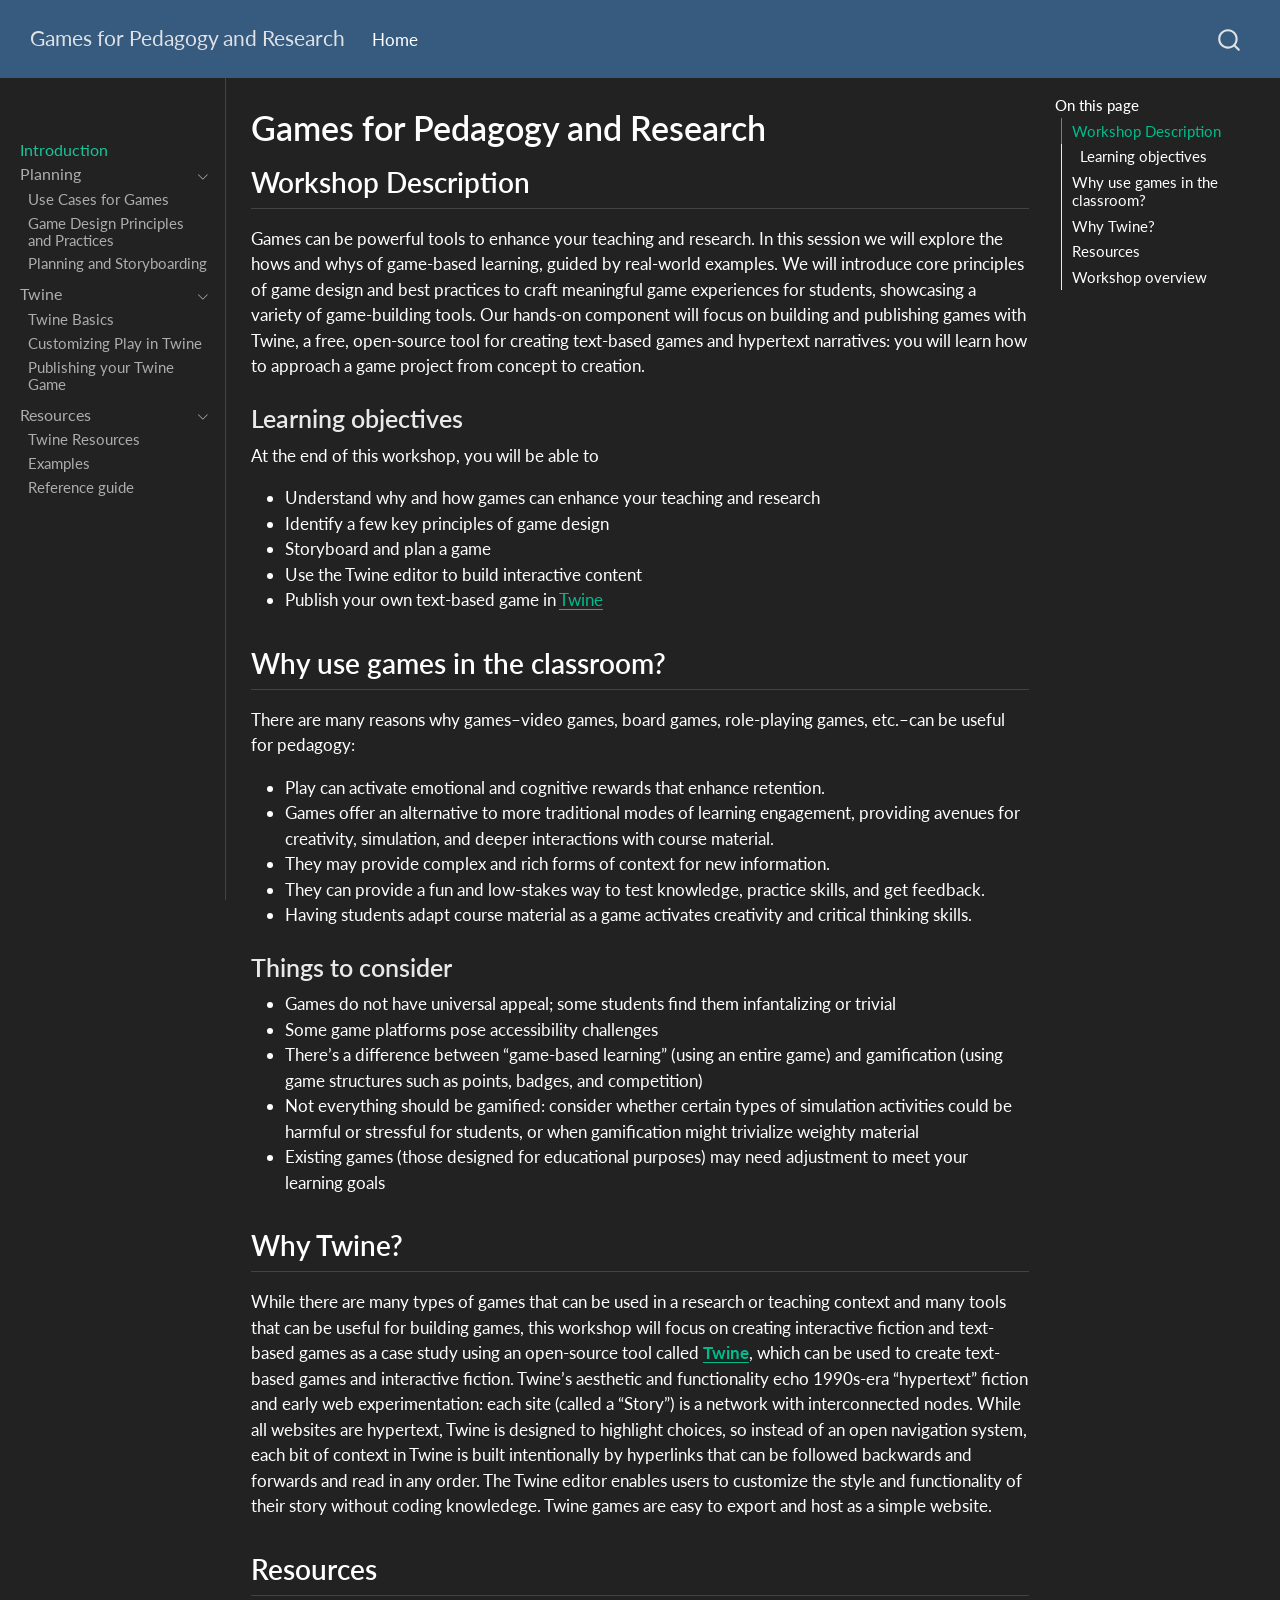
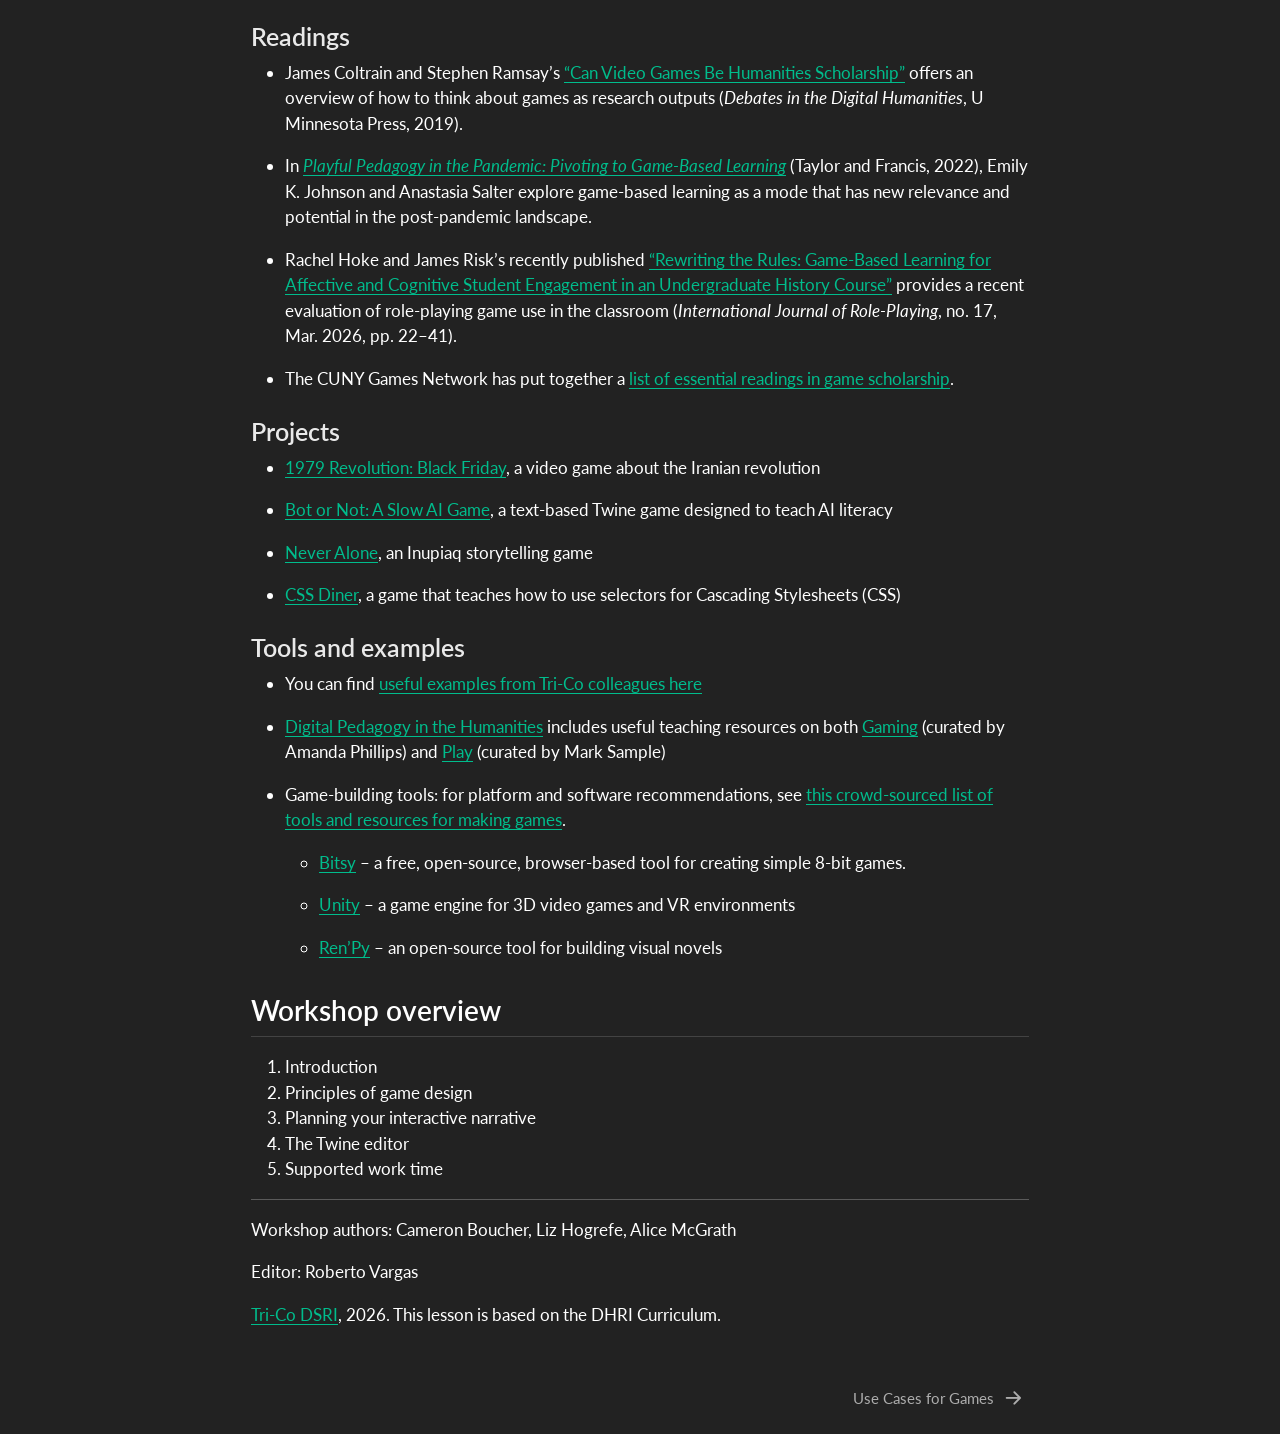
<file: index.html>
<!DOCTYPE html>
<html xmlns="http://www.w3.org/1999/xhtml" lang="en" xml:lang="en"><head>

<meta charset="utf-8">
<meta name="generator" content="quarto-1.9.37">

<meta name="viewport" content="width=device-width, initial-scale=1.0, user-scalable=yes">


<title>Games for Pedagogy and Research</title>
<style>
/* Default styles provided by pandoc.
** See https://pandoc.org/MANUAL.html#variables-for-html for config info.
*/
code{white-space: pre-wrap;}
span.smallcaps{font-variant: small-caps;}
div.columns{display: flex; gap: min(4vw, 1.5em);}
div.column{flex: auto; overflow-x: auto;}
div.hanging-indent{margin-left: 1.5em; text-indent: -1.5em;}
ul.task-list{list-style: none;}
ul.task-list li input[type="checkbox"] {
  width: 0.8em;
  margin: 0 0.8em 0.2em -1em; /* quarto-specific, see https://github.com/quarto-dev/quarto-cli/issues/4556 */ 
  vertical-align: middle;
}
</style>


<script src="site_libs/quarto-nav/quarto-nav.js"></script>
<script src="site_libs/quarto-nav/headroom.min.js"></script>
<script src="site_libs/clipboard/clipboard.min.js"></script>
<script src="site_libs/quarto-search/autocomplete.umd.js"></script>
<script src="site_libs/quarto-search/fuse.min.js"></script>
<script src="site_libs/quarto-search/quarto-search.js"></script>
<meta name="quarto:offset" content="./">
<link href="./sections/pedagogy.html" rel="next">
<script src="site_libs/quarto-html/quarto.js" type="module"></script>
<script src="site_libs/quarto-html/tabsets/tabsets.js" type="module"></script>
<script src="site_libs/quarto-html/popper.min.js"></script>
<script src="site_libs/quarto-html/tippy.umd.min.js"></script>
<script src="site_libs/quarto-html/anchor.min.js"></script>
<link href="site_libs/quarto-html/tippy.css" rel="stylesheet">
<link href="site_libs/quarto-html/quarto-syntax-highlighting-dark-d0ae9245876894da5ac7e18953ecc5cc.css" rel="stylesheet" id="quarto-text-highlighting-styles">
<script src="site_libs/bootstrap/bootstrap.min.js"></script>
<link href="site_libs/bootstrap/bootstrap-icons.css" rel="stylesheet">
<link href="site_libs/bootstrap/bootstrap-4f5f7c5f3f76352cd1107a7e88bc030f.min.css" rel="stylesheet" append-hash="true" id="quarto-bootstrap" data-mode="dark">
<script id="quarto-search-options" type="application/json">{
  "location": "navbar",
  "copy-button": false,
  "collapse-after": 3,
  "panel-placement": "end",
  "type": "overlay",
  "limit": 50,
  "keyboard-shortcut": [
    "f",
    "/",
    "s"
  ],
  "show-item-context": false,
  "language": {
    "search-no-results-text": "No results",
    "search-matching-documents-text": "matching documents",
    "search-copy-link-title": "Copy link to search",
    "search-hide-matches-text": "Hide additional matches",
    "search-more-match-text": "more match in this document",
    "search-more-matches-text": "more matches in this document",
    "search-clear-button-title": "Clear",
    "search-text-placeholder": "",
    "search-detached-cancel-button-title": "Cancel",
    "search-submit-button-title": "Submit",
    "search-label": "Search"
  }
}</script>


<link rel="stylesheet" href="styles.css">
</head>

<body class="nav-sidebar docked nav-fixed quarto-light">

<div id="quarto-search-results"></div>
  <header id="quarto-header" class="headroom fixed-top">
    <nav class="navbar navbar-expand-lg " data-bs-theme="dark">
      <div class="navbar-container container-fluid">
      <div class="navbar-brand-container mx-auto">
    <a class="navbar-brand" href="./index.html">
    <span class="navbar-title">Games for Pedagogy and Research</span>
    </a>
  </div>
            <div id="quarto-search" class="" title="Search"></div>
          <button class="navbar-toggler" type="button" data-bs-toggle="collapse" data-bs-target="#navbarCollapse" aria-controls="navbarCollapse" role="menu" aria-expanded="false" aria-label="Toggle navigation" onclick="if (window.quartoToggleHeadroom) { window.quartoToggleHeadroom(); }">
  <span class="navbar-toggler-icon"></span>
</button>
          <div class="collapse navbar-collapse" id="navbarCollapse">
            <ul class="navbar-nav navbar-nav-scroll me-auto">
  <li class="nav-item">
    <a class="nav-link active" href="./index.html" aria-current="page"> 
<span class="menu-text">Home</span></a>
  </li>  
</ul>
          </div> <!-- /navcollapse -->
            <div class="quarto-navbar-tools">
</div>
      </div> <!-- /container-fluid -->
    </nav>
  <nav class="quarto-secondary-nav">
    <div class="container-fluid d-flex">
      <button type="button" class="quarto-btn-toggle btn" data-bs-toggle="collapse" role="button" data-bs-target=".quarto-sidebar-collapse-item" aria-controls="quarto-sidebar" aria-expanded="false" aria-label="Toggle sidebar navigation" onclick="if (window.quartoToggleHeadroom) { window.quartoToggleHeadroom(); }">
        <i class="bi bi-layout-text-sidebar-reverse"></i>
      </button>
        <nav class="quarto-page-breadcrumbs" aria-label="breadcrumb"><ol class="breadcrumb"><li class="breadcrumb-item"><a href="./index.html">Introduction</a></li></ol></nav>
        <a class="flex-grow-1" role="navigation" data-bs-toggle="collapse" data-bs-target=".quarto-sidebar-collapse-item" aria-controls="quarto-sidebar" aria-expanded="false" aria-label="Toggle sidebar navigation" onclick="if (window.quartoToggleHeadroom) { window.quartoToggleHeadroom(); }">      
        </a>
      <button type="button" class="btn quarto-search-button" aria-label="Search" onclick="window.quartoOpenSearch();">
        <i class="bi bi-search"></i>
      </button>
    </div>
  </nav>
</header>
<!-- content -->
<div id="quarto-content" class="quarto-container page-columns page-rows-contents page-layout-article page-navbar">
<!-- sidebar -->
  <nav id="quarto-sidebar" class="sidebar collapse collapse-horizontal quarto-sidebar-collapse-item sidebar-navigation docked overflow-auto">
        <div class="mt-2 flex-shrink-0 align-items-center">
        <div class="sidebar-search">
        <div id="quarto-search" class="" title="Search"></div>
        </div>
        </div>
    <div class="sidebar-menu-container"> 
    <ul class="list-unstyled mt-1">
        <li class="sidebar-item">
  <div class="sidebar-item-container"> 
  <a href="./index.html" class="sidebar-item-text sidebar-link active">
 <span class="menu-text">Introduction</span></a>
  </div>
</li>
        <li class="sidebar-item sidebar-item-section">
      <div class="sidebar-item-container"> 
            <a class="sidebar-item-text sidebar-link text-start" data-bs-toggle="collapse" data-bs-target="#quarto-sidebar-section-1" role="navigation" aria-expanded="true">
 <span class="menu-text">Planning</span></a>
          <a class="sidebar-item-toggle text-start" data-bs-toggle="collapse" data-bs-target="#quarto-sidebar-section-1" role="navigation" aria-expanded="true" aria-label="Toggle section">
            <i class="bi bi-chevron-right ms-2"></i>
          </a> 
      </div>
      <ul id="quarto-sidebar-section-1" class="collapse list-unstyled sidebar-section depth1 show">  
          <li class="sidebar-item">
  <div class="sidebar-item-container"> 
  <a href="./sections/pedagogy.html" class="sidebar-item-text sidebar-link">
 <span class="menu-text">Use Cases for Games</span></a>
  </div>
</li>
          <li class="sidebar-item">
  <div class="sidebar-item-container"> 
  <a href="./sections/design.html" class="sidebar-item-text sidebar-link">
 <span class="menu-text">Game Design Principles and Practices</span></a>
  </div>
</li>
          <li class="sidebar-item">
  <div class="sidebar-item-container"> 
  <a href="./sections/storyboarding.html" class="sidebar-item-text sidebar-link">
 <span class="menu-text">Planning and Storyboarding</span></a>
  </div>
</li>
      </ul>
  </li>
        <li class="sidebar-item sidebar-item-section">
      <div class="sidebar-item-container"> 
            <a class="sidebar-item-text sidebar-link text-start" data-bs-toggle="collapse" data-bs-target="#quarto-sidebar-section-2" role="navigation" aria-expanded="true">
 <span class="menu-text">Twine</span></a>
          <a class="sidebar-item-toggle text-start" data-bs-toggle="collapse" data-bs-target="#quarto-sidebar-section-2" role="navigation" aria-expanded="true" aria-label="Toggle section">
            <i class="bi bi-chevron-right ms-2"></i>
          </a> 
      </div>
      <ul id="quarto-sidebar-section-2" class="collapse list-unstyled sidebar-section depth1 show">  
          <li class="sidebar-item">
  <div class="sidebar-item-container"> 
  <a href="./sections/twine-basics.html" class="sidebar-item-text sidebar-link">
 <span class="menu-text">Twine Basics</span></a>
  </div>
</li>
          <li class="sidebar-item">
  <div class="sidebar-item-container"> 
  <a href="./sections/twine-how-to.html" class="sidebar-item-text sidebar-link">
 <span class="menu-text">Customizing Play in Twine</span></a>
  </div>
</li>
          <li class="sidebar-item">
  <div class="sidebar-item-container"> 
  <a href="./sections/publishing.html" class="sidebar-item-text sidebar-link">
 <span class="menu-text">Publishing your Twine Game</span></a>
  </div>
</li>
      </ul>
  </li>
        <li class="sidebar-item sidebar-item-section">
      <div class="sidebar-item-container"> 
            <a class="sidebar-item-text sidebar-link text-start" data-bs-toggle="collapse" data-bs-target="#quarto-sidebar-section-3" role="navigation" aria-expanded="true">
 <span class="menu-text">Resources</span></a>
          <a class="sidebar-item-toggle text-start" data-bs-toggle="collapse" data-bs-target="#quarto-sidebar-section-3" role="navigation" aria-expanded="true" aria-label="Toggle section">
            <i class="bi bi-chevron-right ms-2"></i>
          </a> 
      </div>
      <ul id="quarto-sidebar-section-3" class="collapse list-unstyled sidebar-section depth1 show">  
          <li class="sidebar-item">
  <div class="sidebar-item-container"> 
  <a href="./sections/twine-resources.html" class="sidebar-item-text sidebar-link">
 <span class="menu-text">Twine Resources</span></a>
  </div>
</li>
          <li class="sidebar-item">
  <div class="sidebar-item-container"> 
  <a href="./sections/examples.html" class="sidebar-item-text sidebar-link">
 <span class="menu-text">Examples</span></a>
  </div>
</li>
          <li class="sidebar-item">
  <div class="sidebar-item-container"> 
  <a href="./sections/vocabulary.html" class="sidebar-item-text sidebar-link">
 <span class="menu-text">Reference guide</span></a>
  </div>
</li>
      </ul>
  </li>
    </ul>
    </div>
</nav>
<div id="quarto-sidebar-glass" class="quarto-sidebar-collapse-item" data-bs-toggle="collapse" data-bs-target=".quarto-sidebar-collapse-item"></div>
<!-- margin-sidebar -->
    <div id="quarto-margin-sidebar" class="sidebar margin-sidebar">
        <nav id="TOC" role="doc-toc" class="toc-active">
    <h2 id="toc-title">On this page</h2>
   
  <ul>
  <li><a href="#workshop-description" id="toc-workshop-description" class="nav-link active" data-scroll-target="#workshop-description">Workshop Description</a>
  <ul class="collapse">
  <li><a href="#learning-objectives" id="toc-learning-objectives" class="nav-link" data-scroll-target="#learning-objectives">Learning objectives</a></li>
  </ul></li>
  <li><a href="#why-use-games-in-the-classroom" id="toc-why-use-games-in-the-classroom" class="nav-link" data-scroll-target="#why-use-games-in-the-classroom">Why use games in the classroom?</a>
  <ul class="collapse">
  <li><a href="#things-to-consider" id="toc-things-to-consider" class="nav-link" data-scroll-target="#things-to-consider">Things to consider</a></li>
  </ul></li>
  <li><a href="#why-twine" id="toc-why-twine" class="nav-link" data-scroll-target="#why-twine">Why Twine?</a></li>
  <li><a href="#resources" id="toc-resources" class="nav-link" data-scroll-target="#resources">Resources</a>
  <ul class="collapse">
  <li><a href="#readings" id="toc-readings" class="nav-link" data-scroll-target="#readings">Readings</a></li>
  <li><a href="#projects" id="toc-projects" class="nav-link" data-scroll-target="#projects">Projects</a></li>
  <li><a href="#tools-and-examples" id="toc-tools-and-examples" class="nav-link" data-scroll-target="#tools-and-examples">Tools and examples</a></li>
  </ul></li>
  <li><a href="#workshop-overview" id="toc-workshop-overview" class="nav-link" data-scroll-target="#workshop-overview">Workshop overview</a></li>
  </ul>
</nav>
    </div>
<!-- main -->
<main class="content" id="quarto-document-content">

<header id="title-block-header" class="quarto-title-block default">
<div class="quarto-title">
<h1 class="title">Games for Pedagogy and Research</h1>
</div>



<div class="quarto-title-meta">

    
  
    
  </div>
  


</header>


<section id="workshop-description" class="level2">
<h2 class="anchored" data-anchor-id="workshop-description">Workshop Description</h2>
<p>Games can be powerful tools to enhance your teaching and research. In this session we will explore the hows and whys of game-based learning, guided by real-world examples. We will introduce core principles of game design and best practices to craft meaningful game experiences for students, showcasing a variety of game-building tools. Our hands-on component will focus on building and publishing games with Twine, a free, open-source tool for creating text-based games and hypertext narratives: you will learn how to approach a game project from concept to creation.</p>
<section id="learning-objectives" class="level3">
<h3 class="anchored" data-anchor-id="learning-objectives">Learning objectives</h3>
<p>At the end of this workshop, you will be able to</p>
<ul>
<li>Understand why and how games can enhance your teaching and research</li>
<li>Identify a few key principles of game design</li>
<li>Storyboard and plan a game</li>
<li>Use the Twine editor to build interactive content</li>
<li>Publish your own text-based game in <a href="https://twinery.org/">Twine</a></li>
</ul>
</section>
</section>
<section id="why-use-games-in-the-classroom" class="level2">
<h2 class="anchored" data-anchor-id="why-use-games-in-the-classroom">Why use games in the classroom?</h2>
<p>There are many reasons why games–video games, board games, role-playing games, etc.–can be useful for pedagogy:</p>
<ul>
<li>Play can activate emotional and cognitive rewards that enhance retention.</li>
<li>Games offer an alternative to more traditional modes of learning engagement, providing avenues for creativity, simulation, and deeper interactions with course material.</li>
<li>They may provide complex and rich forms of context for new information.</li>
<li>They can provide a fun and low-stakes way to test knowledge, practice skills, and get feedback.</li>
<li>Having students adapt course material as a game activates creativity and critical thinking skills.</li>
</ul>
<section id="things-to-consider" class="level3">
<h3 class="anchored" data-anchor-id="things-to-consider">Things to consider</h3>
<ul>
<li>Games do not have universal appeal; some students find them infantalizing or trivial</li>
<li>Some game platforms pose accessibility challenges</li>
<li>There’s a difference between “game-based learning” (using an entire game) and gamification (using game structures such as points, badges, and competition)</li>
<li>Not everything should be gamified: consider whether certain types of simulation activities could be harmful or stressful for students, or when gamification might trivialize weighty material</li>
<li>Existing games (those designed for educational purposes) may need adjustment to meet your learning goals</li>
</ul>
</section>
</section>
<section id="why-twine" class="level2">
<h2 class="anchored" data-anchor-id="why-twine">Why Twine?</h2>
<p>While there are many types of games that can be used in a research or teaching context and many tools that can be useful for building games, this workshop will focus on creating interactive fiction and text-based games as a case study using an open-source tool called <a href="https://twinery.org/"><strong>Twine</strong></a>, which can be used to create text-based games and interactive fiction. Twine’s aesthetic and functionality echo 1990s-era “hypertext” fiction and early web experimentation: each site (called a “Story”) is a network with interconnected nodes. While all websites are hypertext, Twine is designed to highlight choices, so instead of an open navigation system, each bit of context in Twine is built intentionally by hyperlinks that can be followed backwards and forwards and read in any order. The Twine editor enables users to customize the style and functionality of their story without coding knowledege. Twine games are easy to export and host as a simple website.</p>
<!-- It is a helpful tool for demonstrating several digital competency areas -->
</section>
<section id="resources" class="level2">
<h2 class="anchored" data-anchor-id="resources">Resources</h2>
<section id="readings" class="level3">
<h3 class="anchored" data-anchor-id="readings">Readings</h3>
<ul>
<li><p>James Coltrain and Stephen Ramsay’s <a href="https://dhdebates.gc.cuny.edu/read/4805e692-0823-4073-b431-5a684250a82d/section/10c2899a-d78c-40d2-b293-f828d3a1b3e9#en37">“Can Video Games Be Humanities Scholarship”</a> offers an overview of how to think about games as research outputs (<em>Debates in the Digital Humanities</em>, U Minnesota Press, 2019).</p></li>
<li><p>In <a href="https://www.taylorfrancis.com/chapters/mono/10.4324/9781003281696-1/introduction-emily-johnson-anastasia-salter?context=ubx&amp;refId=182a03a2-15a4-4eb4-a1ce-4831e430663b"><em>Playful Pedagogy in the Pandemic: Pivoting to Game-Based Learning</em></a> (Taylor and Francis, 2022), Emily K. Johnson and Anastasia Salter explore game-based learning as a mode that has new relevance and potential in the post-pandemic landscape.</p></li>
<li><p>Rachel Hoke and James Risk’s recently published <a href="https://journals.uu.se/IJRP/article/view/594">“Rewriting the Rules: Game-Based Learning for Affective and Cognitive Student Engagement in an Undergraduate History Course”</a> provides a recent evaluation of role-playing game use in the classroom (<em>International Journal of Role-Playing</em>, no. 17, Mar.&nbsp;2026, pp.&nbsp;22–41).</p></li>
<li><p>The CUNY Games Network has put together a <a href="https://games.commons.gc.cuny.edu/games-scholarship/essential-readings/">list of essential readings in game scholarship</a>.</p></li>
</ul>
</section>
<section id="projects" class="level3">
<h3 class="anchored" data-anchor-id="projects">Projects</h3>
<ul>
<li><p><a href="https://1979revolutiongame.com/">1979 Revolution: Black Friday</a>, a video game about the Iranian revolution</p></li>
<li><p><a href="https://samillingworth.itch.io/bot-or-not">Bot or Not: A Slow AI Game</a>, a text-based Twine game designed to teach AI literacy</p></li>
<li><p><a href="https://www.neveralonegame.com/">Never Alone</a>, an Inupiaq storytelling game</p></li>
<li><p><a href="https://flukeout.github.io/">CSS Diner</a>, a game that teaches how to use selectors for Cascading Stylesheets (CSS)</p></li>
</ul>
</section>
<section id="tools-and-examples" class="level3">
<h3 class="anchored" data-anchor-id="tools-and-examples">Tools and examples</h3>
<ul>
<li><p>You can find <a href="./sections/examples.html">useful examples from Tri-Co colleagues here</a></p></li>
<li><p><a href="https://digitalpedagogy.hcommons.org/">Digital Pedagogy in the Humanities</a> includes useful teaching resources on both <a href="https://digitalpedagogy.hcommons.org/keyword/Gaming">Gaming</a> (curated by Amanda Phillips) and <a href="https://digitalpedagogy.hcommons.org/keyword/play/">Play</a> (curated by Mark Sample)</p></li>
<li><p>Game-building tools: for platform and software recommendations, see <a href="https://docs.google.com/document/d/1vIRlYDjwK7E8XufV5Cr0gYtmAvd0gWRORHF23JX28Ek/edit?tab=t.0">this crowd-sourced list of tools and resources for making games</a>.</p>
<ul>
<li><p><a href="https://bitsy.org/">Bitsy</a> – a free, open-source, browser-based tool for creating simple 8-bit games.</p></li>
<li><p><a href="https://unity.com/">Unity</a> – a game engine for 3D video games and VR environments</p></li>
<li><p><a href="https://renpy.org/">Ren’Py</a> – an open-source tool for building visual novels</p></li>
</ul></li>
</ul>
</section>
</section>
<section id="workshop-overview" class="level2">
<h2 class="anchored" data-anchor-id="workshop-overview">Workshop overview</h2>
<ol type="1">
<li>Introduction</li>
<li>Principles of game design</li>
<li>Planning your interactive narrative</li>
<li>The Twine editor</li>
<li>Supported work time</li>
</ol>
<hr>
<p>Workshop authors: Cameron Boucher, Liz Hogrefe, Alice McGrath</p>
<p>Editor: Roberto Vargas</p>
<p><a href="https://ds-pages.swarthmore.edu/dsri/">Tri-Co DSRI</a>, 2026. This lesson is based on the DHRI Curriculum.</p>


</section>

</main> <!-- /main -->
<script id="quarto-html-after-body" type="application/javascript">
  window.document.addEventListener("DOMContentLoaded", function (event) {
    const icon = "";
    const anchorJS = new window.AnchorJS();
    anchorJS.options = {
      placement: 'right',
      icon: icon
    };
    anchorJS.add('.anchored');
    const isCodeAnnotation = (el) => {
      for (const clz of el.classList) {
        if (clz.startsWith('code-annotation-')) {                     
          return true;
        }
      }
      return false;
    }
    const onCopySuccess = function(e) {
      // button target
      const button = e.trigger;
      // don't keep focus
      button.blur();
      // flash "checked"
      button.classList.add('code-copy-button-checked');
      var currentTitle = button.getAttribute("title");
      button.setAttribute("title", "Copied!");
      let tooltip;
      if (window.bootstrap) {
        button.setAttribute("data-bs-toggle", "tooltip");
        button.setAttribute("data-bs-placement", "left");
        button.setAttribute("data-bs-title", "Copied!");
        tooltip = new bootstrap.Tooltip(button, 
          { trigger: "manual", 
            customClass: "code-copy-button-tooltip",
            offset: [0, -8]});
        tooltip.show();    
      }
      setTimeout(function() {
        if (tooltip) {
          tooltip.hide();
          button.removeAttribute("data-bs-title");
          button.removeAttribute("data-bs-toggle");
          button.removeAttribute("data-bs-placement");
        }
        button.setAttribute("title", currentTitle);
        button.classList.remove('code-copy-button-checked');
      }, 1000);
      // clear code selection
      e.clearSelection();
    }
    const getTextToCopy = function(trigger) {
      const outerScaffold = trigger.parentElement.cloneNode(true);
      const codeEl = outerScaffold.querySelector('code');
      for (const childEl of codeEl.children) {
        if (isCodeAnnotation(childEl)) {
          childEl.remove();
        }
      }
      return codeEl.innerText;
    }
    const clipboard = new window.ClipboardJS('.code-copy-button:not([data-in-quarto-modal])', {
      text: getTextToCopy
    });
    clipboard.on('success', onCopySuccess);
    if (window.document.getElementById('quarto-embedded-source-code-modal')) {
      const clipboardModal = new window.ClipboardJS('.code-copy-button[data-in-quarto-modal]', {
        text: getTextToCopy,
        container: window.document.getElementById('quarto-embedded-source-code-modal')
      });
      clipboardModal.on('success', onCopySuccess);
    }
      var localhostRegex = new RegExp(/^(?:http|https):\/\/localhost\:?[0-9]*\//);
      var mailtoRegex = new RegExp(/^mailto:/);
        var filterRegex = new RegExp("https:\/\/tri-cods\.github\.io\/Learning-Games-and-Game-building\/");
      var isInternal = (href) => {
          return filterRegex.test(href) || localhostRegex.test(href) || mailtoRegex.test(href);
      }
      // Inspect non-navigation links and adorn them if external
     var links = window.document.querySelectorAll('a[href]:not(.nav-link):not(.navbar-brand):not(.toc-action):not(.sidebar-link):not(.sidebar-item-toggle):not(.pagination-link):not(.no-external):not([aria-hidden]):not(.dropdown-item):not(.quarto-navigation-tool):not(.about-link)');
      for (var i=0; i<links.length; i++) {
        const link = links[i];
        if (!isInternal(link.href)) {
          // undo the damage that might have been done by quarto-nav.js in the case of
          // links that we want to consider external
          if (link.dataset.originalHref !== undefined) {
            link.href = link.dataset.originalHref;
          }
        }
      }
    function tippyHover(el, contentFn, onTriggerFn, onUntriggerFn) {
      const config = {
        allowHTML: true,
        maxWidth: 500,
        delay: 100,
        arrow: false,
        appendTo: function(el) {
            return el.parentElement;
        },
        interactive: true,
        interactiveBorder: 10,
        theme: 'quarto',
        placement: 'bottom-start',
      };
      if (contentFn) {
        config.content = contentFn;
      }
      if (onTriggerFn) {
        config.onTrigger = onTriggerFn;
      }
      if (onUntriggerFn) {
        config.onUntrigger = onUntriggerFn;
      }
      window.tippy(el, config); 
    }
    const noterefs = window.document.querySelectorAll('a[role="doc-noteref"]');
    for (var i=0; i<noterefs.length; i++) {
      const ref = noterefs[i];
      tippyHover(ref, function() {
        // use id or data attribute instead here
        let href = ref.getAttribute('data-footnote-href') || ref.getAttribute('href');
        try { href = new URL(href).hash; } catch {}
        const id = href.replace(/^#\/?/, "");
        const note = window.document.getElementById(id);
        if (note) {
          return note.innerHTML;
        } else {
          return "";
        }
      });
    }
    const xrefs = window.document.querySelectorAll('a.quarto-xref');
    const processXRef = (id, note) => {
      // Strip column container classes
      const stripColumnClz = (el) => {
        el.classList.remove("page-full", "page-columns");
        if (el.children) {
          for (const child of el.children) {
            stripColumnClz(child);
          }
        }
      }
      stripColumnClz(note)
      if (id === null || id.startsWith('sec-')) {
        // Special case sections, only their first couple elements
        const container = document.createElement("div");
        if (note.children && note.children.length > 2) {
          container.appendChild(note.children[0].cloneNode(true));
          for (let i = 1; i < note.children.length; i++) {
            const child = note.children[i];
            if (child.tagName === "P" && child.innerText === "") {
              continue;
            } else {
              container.appendChild(child.cloneNode(true));
              break;
            }
          }
          if (window.Quarto?.typesetMath) {
            window.Quarto.typesetMath(container);
          }
          return container.innerHTML
        } else {
          if (window.Quarto?.typesetMath) {
            window.Quarto.typesetMath(note);
          }
          return note.innerHTML;
        }
      } else {
        // Remove any anchor links if they are present
        const anchorLink = note.querySelector('a.anchorjs-link');
        if (anchorLink) {
          anchorLink.remove();
        }
        if (window.Quarto?.typesetMath) {
          window.Quarto.typesetMath(note);
        }
        if (note.classList.contains("callout")) {
          return note.outerHTML;
        } else {
          return note.innerHTML;
        }
      }
    }
    for (var i=0; i<xrefs.length; i++) {
      const xref = xrefs[i];
      tippyHover(xref, undefined, function(instance) {
        instance.disable();
        let url = xref.getAttribute('href');
        let hash = undefined; 
        if (url.startsWith('#')) {
          hash = url;
        } else {
          try { hash = new URL(url).hash; } catch {}
        }
        if (hash) {
          const id = hash.replace(/^#\/?/, "");
          const note = window.document.getElementById(id);
          if (note !== null) {
            try {
              const html = processXRef(id, note.cloneNode(true));
              instance.setContent(html);
            } finally {
              instance.enable();
              instance.show();
            }
          } else {
            // See if we can fetch this
            fetch(url.split('#')[0])
            .then(res => res.text())
            .then(html => {
              const parser = new DOMParser();
              const htmlDoc = parser.parseFromString(html, "text/html");
              const note = htmlDoc.getElementById(id);
              if (note !== null) {
                const html = processXRef(id, note);
                instance.setContent(html);
              } 
            }).finally(() => {
              instance.enable();
              instance.show();
            });
          }
        } else {
          // See if we can fetch a full url (with no hash to target)
          // This is a special case and we should probably do some content thinning / targeting
          fetch(url)
          .then(res => res.text())
          .then(html => {
            const parser = new DOMParser();
            const htmlDoc = parser.parseFromString(html, "text/html");
            const note = htmlDoc.querySelector('main.content');
            if (note !== null) {
              // This should only happen for chapter cross references
              // (since there is no id in the URL)
              // remove the first header
              if (note.children.length > 0 && note.children[0].tagName === "HEADER") {
                note.children[0].remove();
              }
              const html = processXRef(null, note);
              instance.setContent(html);
            } 
          }).finally(() => {
            instance.enable();
            instance.show();
          });
        }
      }, function(instance) {
      });
    }
        let selectedAnnoteEl;
        const selectorForAnnotation = ( cell, annotation) => {
          let cellAttr = 'data-code-cell="' + cell + '"';
          let lineAttr = 'data-code-annotation="' +  annotation + '"';
          const selector = 'span[' + cellAttr + '][' + lineAttr + ']';
          return selector;
        }
        const selectCodeLines = (annoteEl) => {
          const doc = window.document;
          const targetCell = annoteEl.getAttribute("data-target-cell");
          const targetAnnotation = annoteEl.getAttribute("data-target-annotation");
          const annoteSpan = window.document.querySelector(selectorForAnnotation(targetCell, targetAnnotation));
          const lines = annoteSpan.getAttribute("data-code-lines").split(",");
          const lineIds = lines.map((line) => {
            return targetCell + "-" + line;
          })
          let top = null;
          let height = null;
          let parent = null;
          if (lineIds.length > 0) {
              //compute the position of the single el (top and bottom and make a div)
              const el = window.document.getElementById(lineIds[0]);
              top = el.offsetTop;
              height = el.offsetHeight;
              parent = el.parentElement.parentElement;
            if (lineIds.length > 1) {
              const lastEl = window.document.getElementById(lineIds[lineIds.length - 1]);
              const bottom = lastEl.offsetTop + lastEl.offsetHeight;
              height = bottom - top;
            }
            if (top !== null && height !== null && parent !== null) {
              // cook up a div (if necessary) and position it 
              let div = window.document.getElementById("code-annotation-line-highlight");
              if (div === null) {
                div = window.document.createElement("div");
                div.setAttribute("id", "code-annotation-line-highlight");
                div.style.position = 'absolute';
                parent.appendChild(div);
              }
              div.style.top = top - 2 + "px";
              div.style.height = height + 4 + "px";
              div.style.left = 0;
              let gutterDiv = window.document.getElementById("code-annotation-line-highlight-gutter");
              if (gutterDiv === null) {
                gutterDiv = window.document.createElement("div");
                gutterDiv.setAttribute("id", "code-annotation-line-highlight-gutter");
                gutterDiv.style.position = 'absolute';
                const codeCell = window.document.getElementById(targetCell);
                const gutter = codeCell.querySelector('.code-annotation-gutter');
                gutter.appendChild(gutterDiv);
              }
              gutterDiv.style.top = top - 2 + "px";
              gutterDiv.style.height = height + 4 + "px";
            }
            selectedAnnoteEl = annoteEl;
          }
        };
        const unselectCodeLines = () => {
          const elementsIds = ["code-annotation-line-highlight", "code-annotation-line-highlight-gutter"];
          elementsIds.forEach((elId) => {
            const div = window.document.getElementById(elId);
            if (div) {
              div.remove();
            }
          });
          selectedAnnoteEl = undefined;
        };
          // Handle positioning of the toggle
      window.addEventListener(
        "resize",
        throttle(() => {
          elRect = undefined;
          if (selectedAnnoteEl) {
            selectCodeLines(selectedAnnoteEl);
          }
        }, 10)
      );
      function throttle(fn, ms) {
      let throttle = false;
      let timer;
        return (...args) => {
          if(!throttle) { // first call gets through
              fn.apply(this, args);
              throttle = true;
          } else { // all the others get throttled
              if(timer) clearTimeout(timer); // cancel #2
              timer = setTimeout(() => {
                fn.apply(this, args);
                timer = throttle = false;
              }, ms);
          }
        };
      }
        // Attach click handler to the DT
        const annoteDls = window.document.querySelectorAll('dt[data-target-cell]');
        for (const annoteDlNode of annoteDls) {
          annoteDlNode.addEventListener('click', (event) => {
            const clickedEl = event.target;
            if (clickedEl !== selectedAnnoteEl) {
              unselectCodeLines();
              const activeEl = window.document.querySelector('dt[data-target-cell].code-annotation-active');
              if (activeEl) {
                activeEl.classList.remove('code-annotation-active');
              }
              selectCodeLines(clickedEl);
              clickedEl.classList.add('code-annotation-active');
            } else {
              // Unselect the line
              unselectCodeLines();
              clickedEl.classList.remove('code-annotation-active');
            }
          });
        }
    const findCites = (el) => {
      const parentEl = el.parentElement;
      if (parentEl) {
        const cites = parentEl.dataset.cites;
        if (cites) {
          return {
            el,
            cites: cites.split(' ')
          };
        } else {
          return findCites(el.parentElement)
        }
      } else {
        return undefined;
      }
    };
    var bibliorefs = window.document.querySelectorAll('a[role="doc-biblioref"]');
    for (var i=0; i<bibliorefs.length; i++) {
      const ref = bibliorefs[i];
      const citeInfo = findCites(ref);
      if (citeInfo) {
        tippyHover(citeInfo.el, function() {
          var popup = window.document.createElement('div');
          citeInfo.cites.forEach(function(cite) {
            var citeDiv = window.document.createElement('div');
            citeDiv.classList.add('hanging-indent');
            citeDiv.classList.add('csl-entry');
            var biblioDiv = window.document.getElementById('ref-' + cite);
            if (biblioDiv) {
              citeDiv.innerHTML = biblioDiv.innerHTML;
            }
            popup.appendChild(citeDiv);
          });
          return popup.innerHTML;
        });
      }
    }
  });
  </script>
<nav class="page-navigation">
  <div class="nav-page nav-page-previous">
  </div>
  <div class="nav-page nav-page-next">
      <a href="./sections/pedagogy.html" class="pagination-link" aria-label="Use Cases for Games">
        <span class="nav-page-text">Use Cases for Games</span> <i class="bi bi-arrow-right-short"></i>
      </a>
  </div>
</nav>
</div> <!-- /content -->




</body></html>
</file>
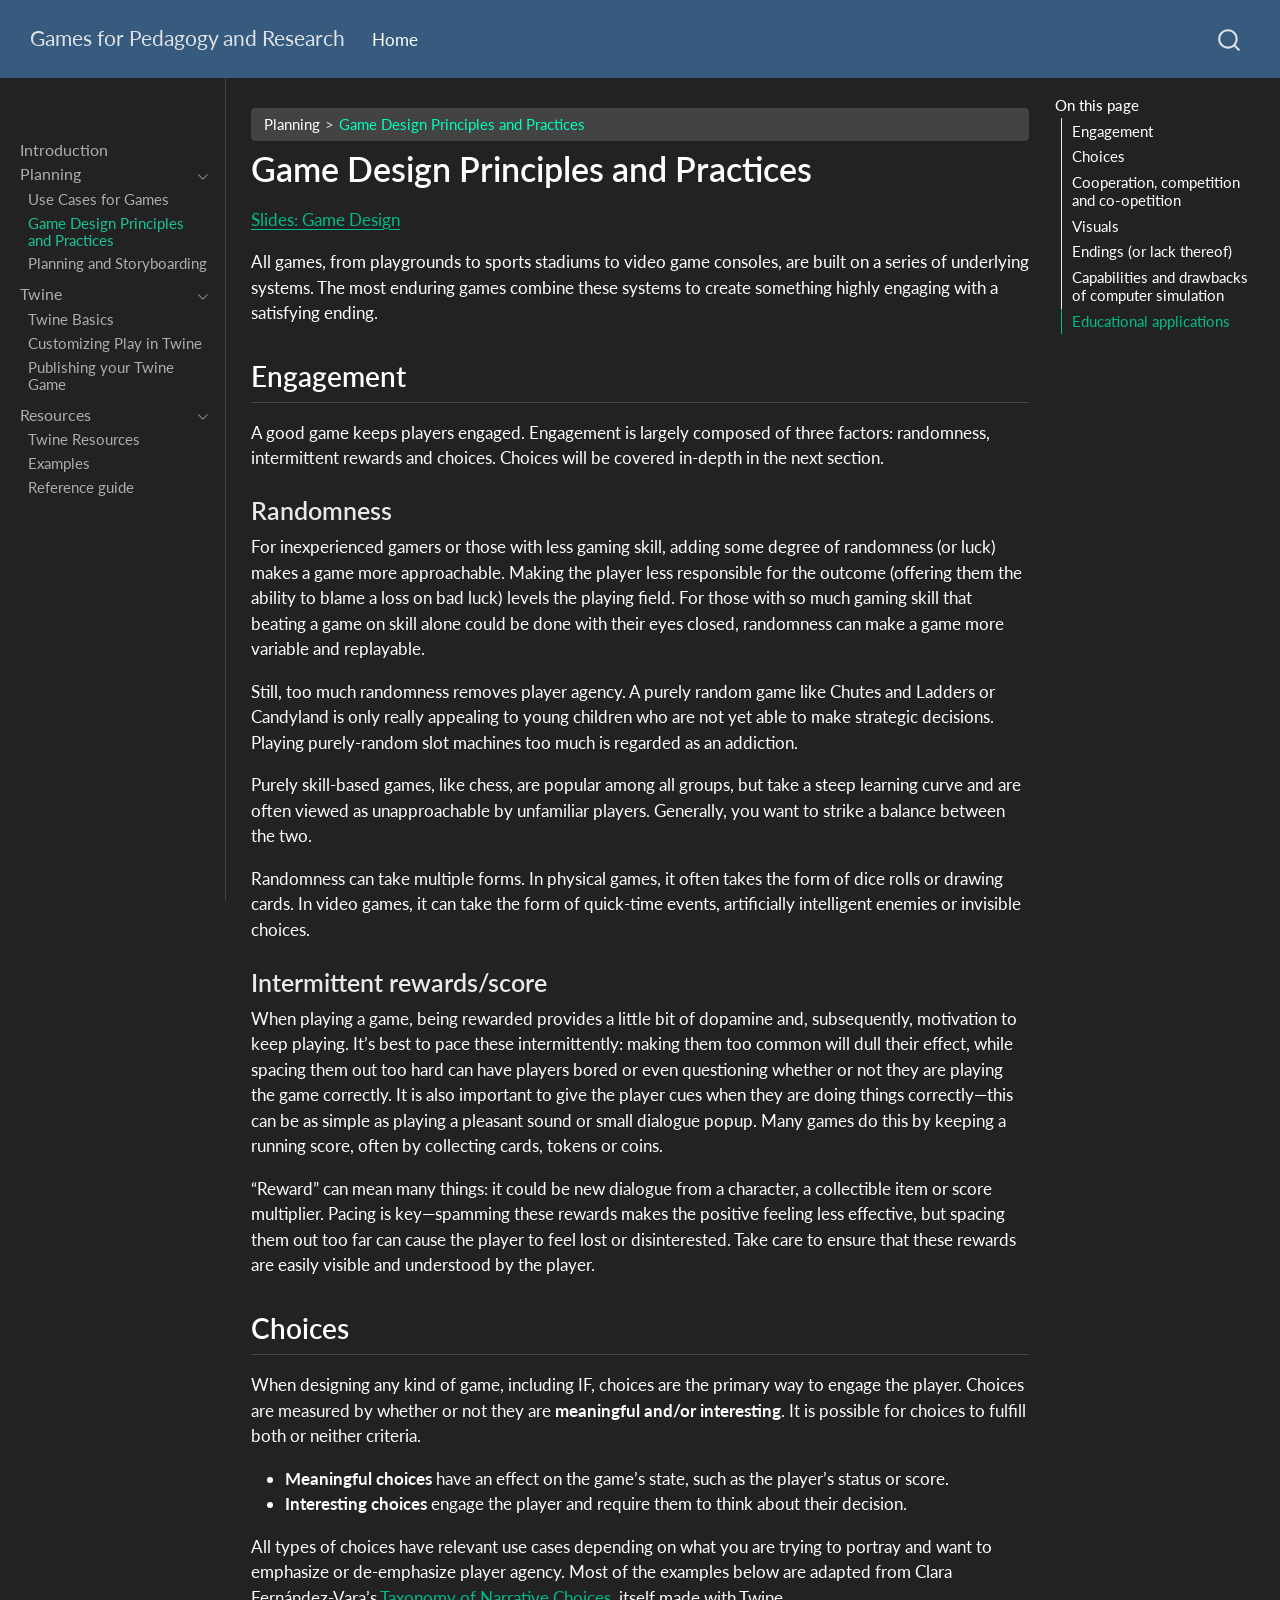
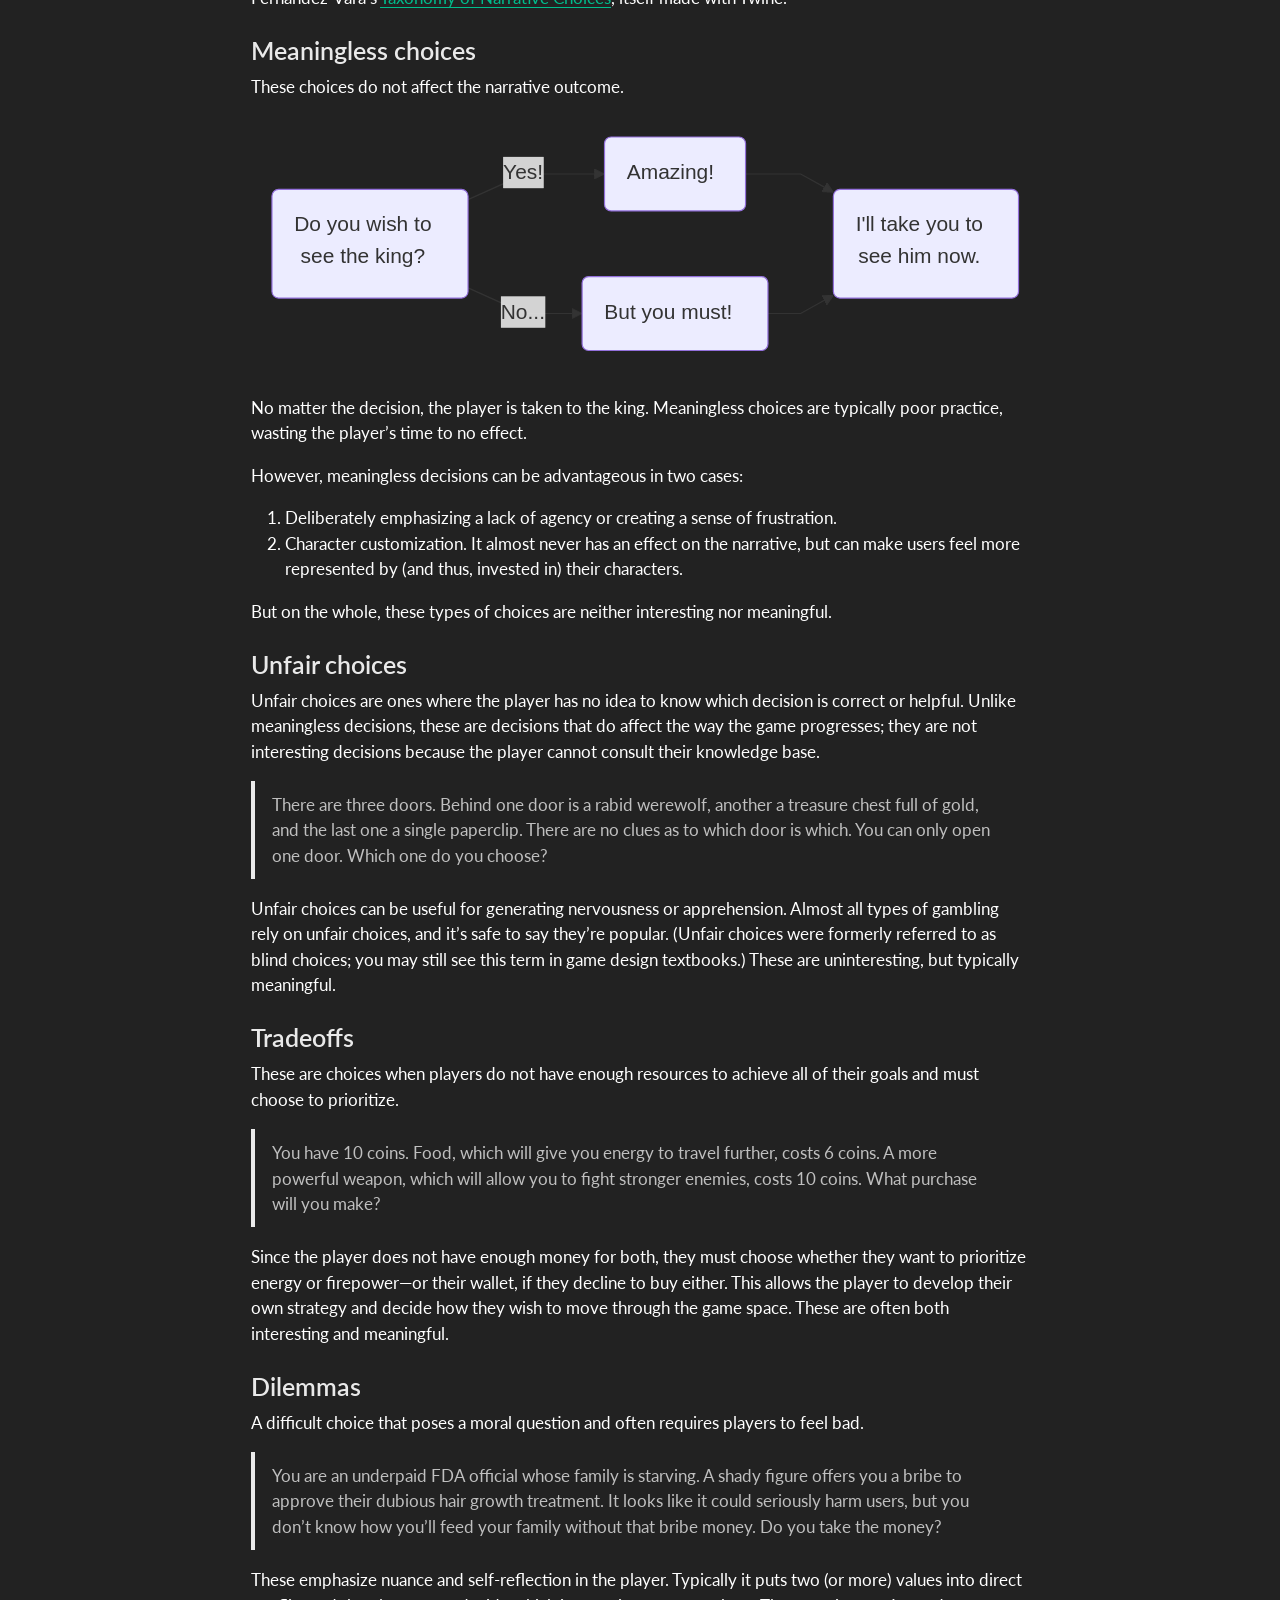
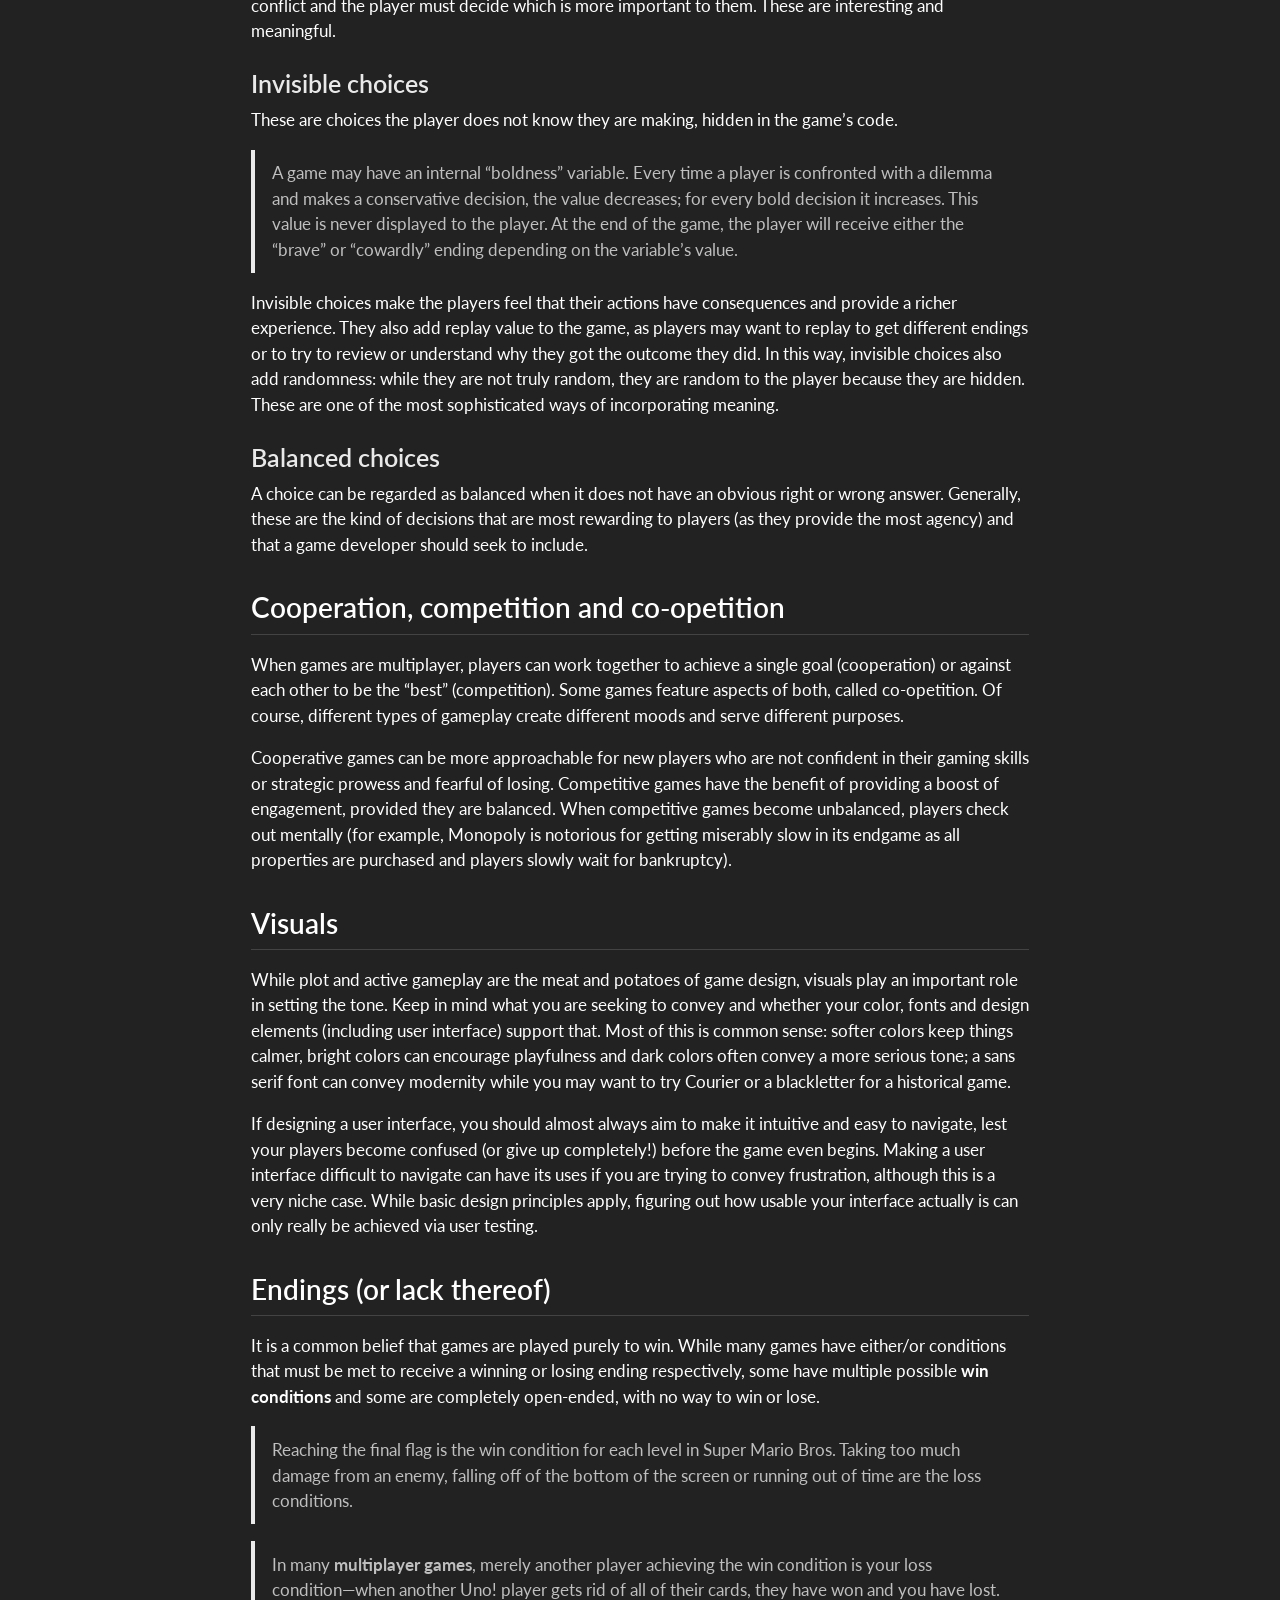
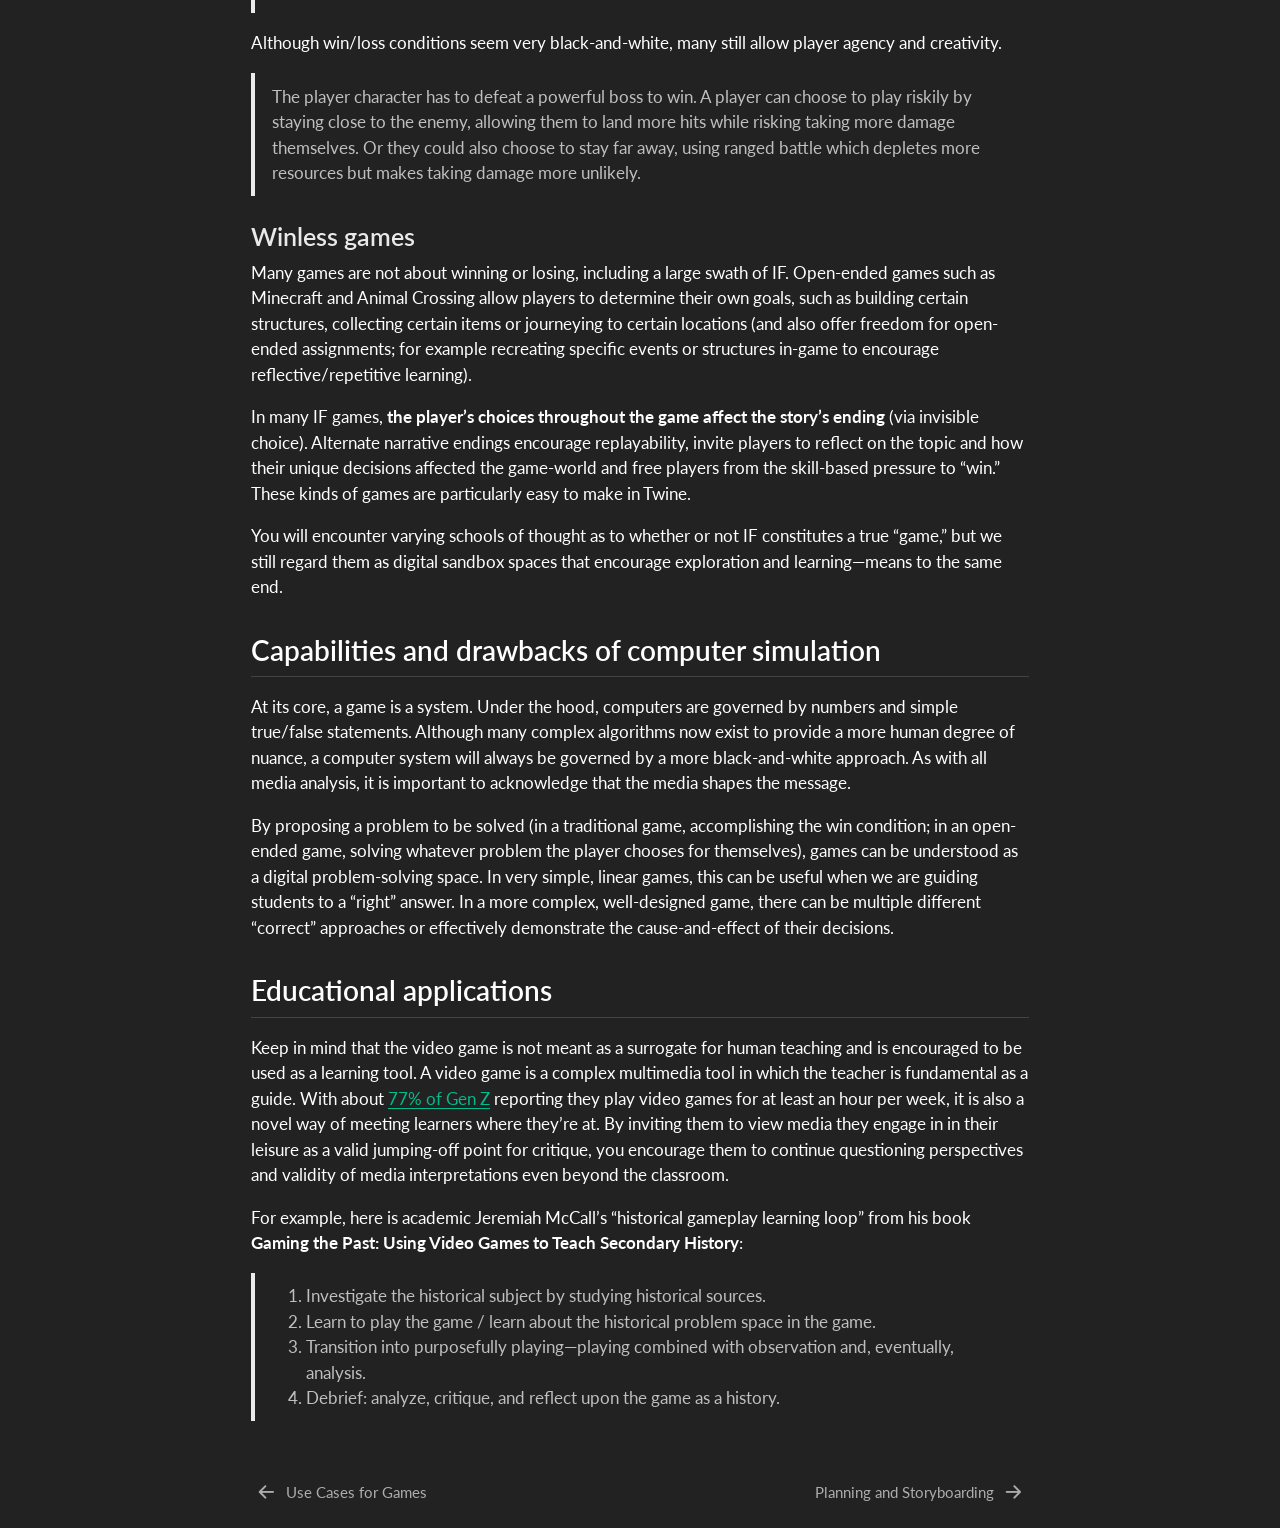
<file: sections/design.html>
<!DOCTYPE html>
<html xmlns="http://www.w3.org/1999/xhtml" lang="en" xml:lang="en"><head>

<meta charset="utf-8">
<meta name="generator" content="quarto-1.9.37">

<meta name="viewport" content="width=device-width, initial-scale=1.0, user-scalable=yes">


<title>Game Design Principles and Practices – Games for Pedagogy and Research</title>
<style>
/* Default styles provided by pandoc.
** See https://pandoc.org/MANUAL.html#variables-for-html for config info.
*/
code{white-space: pre-wrap;}
span.smallcaps{font-variant: small-caps;}
div.columns{display: flex; gap: min(4vw, 1.5em);}
div.column{flex: auto; overflow-x: auto;}
div.hanging-indent{margin-left: 1.5em; text-indent: -1.5em;}
ul.task-list{list-style: none;}
ul.task-list li input[type="checkbox"] {
  width: 0.8em;
  margin: 0 0.8em 0.2em -1em; /* quarto-specific, see https://github.com/quarto-dev/quarto-cli/issues/4556 */ 
  vertical-align: middle;
}
</style>


<script src="../site_libs/quarto-nav/quarto-nav.js"></script>
<script src="../site_libs/quarto-nav/headroom.min.js"></script>
<script src="../site_libs/clipboard/clipboard.min.js"></script>
<script src="../site_libs/quarto-search/autocomplete.umd.js"></script>
<script src="../site_libs/quarto-search/fuse.min.js"></script>
<script src="../site_libs/quarto-search/quarto-search.js"></script>
<meta name="quarto:offset" content="../">
<link href="../sections/storyboarding.html" rel="next">
<link href="../sections/pedagogy.html" rel="prev">
<script src="../site_libs/quarto-html/quarto.js" type="module"></script>
<script src="../site_libs/quarto-html/tabsets/tabsets.js" type="module"></script>
<script src="../site_libs/quarto-html/popper.min.js"></script>
<script src="../site_libs/quarto-html/tippy.umd.min.js"></script>
<script src="../site_libs/quarto-html/anchor.min.js"></script>
<link href="../site_libs/quarto-html/tippy.css" rel="stylesheet">
<link href="../site_libs/quarto-html/quarto-syntax-highlighting-dark-d0ae9245876894da5ac7e18953ecc5cc.css" rel="stylesheet" id="quarto-text-highlighting-styles">
<script src="../site_libs/bootstrap/bootstrap.min.js"></script>
<link href="../site_libs/bootstrap/bootstrap-icons.css" rel="stylesheet">
<link href="../site_libs/bootstrap/bootstrap-4f5f7c5f3f76352cd1107a7e88bc030f.min.css" rel="stylesheet" append-hash="true" id="quarto-bootstrap" data-mode="dark">
<script id="quarto-search-options" type="application/json">{
  "location": "navbar",
  "copy-button": false,
  "collapse-after": 3,
  "panel-placement": "end",
  "type": "overlay",
  "limit": 50,
  "keyboard-shortcut": [
    "f",
    "/",
    "s"
  ],
  "show-item-context": false,
  "language": {
    "search-no-results-text": "No results",
    "search-matching-documents-text": "matching documents",
    "search-copy-link-title": "Copy link to search",
    "search-hide-matches-text": "Hide additional matches",
    "search-more-match-text": "more match in this document",
    "search-more-matches-text": "more matches in this document",
    "search-clear-button-title": "Clear",
    "search-text-placeholder": "",
    "search-detached-cancel-button-title": "Cancel",
    "search-submit-button-title": "Submit",
    "search-label": "Search"
  }
}</script>


<link rel="stylesheet" href="../styles.css">
</head>

<body class="nav-sidebar docked nav-fixed quarto-light">

<div id="quarto-search-results"></div>
  <header id="quarto-header" class="headroom fixed-top">
    <nav class="navbar navbar-expand-lg " data-bs-theme="dark">
      <div class="navbar-container container-fluid">
      <div class="navbar-brand-container mx-auto">
    <a class="navbar-brand" href="../index.html">
    <span class="navbar-title">Games for Pedagogy and Research</span>
    </a>
  </div>
            <div id="quarto-search" class="" title="Search"></div>
          <button class="navbar-toggler" type="button" data-bs-toggle="collapse" data-bs-target="#navbarCollapse" aria-controls="navbarCollapse" role="menu" aria-expanded="false" aria-label="Toggle navigation" onclick="if (window.quartoToggleHeadroom) { window.quartoToggleHeadroom(); }">
  <span class="navbar-toggler-icon"></span>
</button>
          <div class="collapse navbar-collapse" id="navbarCollapse">
            <ul class="navbar-nav navbar-nav-scroll me-auto">
  <li class="nav-item">
    <a class="nav-link active" href="../index.html" aria-current="page"> 
<span class="menu-text">Home</span></a>
  </li>  
</ul>
          </div> <!-- /navcollapse -->
            <div class="quarto-navbar-tools">
</div>
      </div> <!-- /container-fluid -->
    </nav>
  <nav class="quarto-secondary-nav">
    <div class="container-fluid d-flex">
      <button type="button" class="quarto-btn-toggle btn" data-bs-toggle="collapse" role="button" data-bs-target=".quarto-sidebar-collapse-item" aria-controls="quarto-sidebar" aria-expanded="false" aria-label="Toggle sidebar navigation" onclick="if (window.quartoToggleHeadroom) { window.quartoToggleHeadroom(); }">
        <i class="bi bi-layout-text-sidebar-reverse"></i>
      </button>
        <nav class="quarto-page-breadcrumbs" aria-label="breadcrumb"><ol class="breadcrumb"><li class="breadcrumb-item"><a href="../sections/pedagogy.html">Planning</a></li><li class="breadcrumb-item"><a href="../sections/design.html">Game Design Principles and Practices</a></li></ol></nav>
        <a class="flex-grow-1" role="navigation" data-bs-toggle="collapse" data-bs-target=".quarto-sidebar-collapse-item" aria-controls="quarto-sidebar" aria-expanded="false" aria-label="Toggle sidebar navigation" onclick="if (window.quartoToggleHeadroom) { window.quartoToggleHeadroom(); }">      
        </a>
      <button type="button" class="btn quarto-search-button" aria-label="Search" onclick="window.quartoOpenSearch();">
        <i class="bi bi-search"></i>
      </button>
    </div>
  </nav>
</header>
<!-- content -->
<div id="quarto-content" class="quarto-container page-columns page-rows-contents page-layout-article page-navbar">
<!-- sidebar -->
  <nav id="quarto-sidebar" class="sidebar collapse collapse-horizontal quarto-sidebar-collapse-item sidebar-navigation docked overflow-auto">
        <div class="mt-2 flex-shrink-0 align-items-center">
        <div class="sidebar-search">
        <div id="quarto-search" class="" title="Search"></div>
        </div>
        </div>
    <div class="sidebar-menu-container"> 
    <ul class="list-unstyled mt-1">
        <li class="sidebar-item">
  <div class="sidebar-item-container"> 
  <a href="../index.html" class="sidebar-item-text sidebar-link">
 <span class="menu-text">Introduction</span></a>
  </div>
</li>
        <li class="sidebar-item sidebar-item-section">
      <div class="sidebar-item-container"> 
            <a class="sidebar-item-text sidebar-link text-start" data-bs-toggle="collapse" data-bs-target="#quarto-sidebar-section-1" role="navigation" aria-expanded="true">
 <span class="menu-text">Planning</span></a>
          <a class="sidebar-item-toggle text-start" data-bs-toggle="collapse" data-bs-target="#quarto-sidebar-section-1" role="navigation" aria-expanded="true" aria-label="Toggle section">
            <i class="bi bi-chevron-right ms-2"></i>
          </a> 
      </div>
      <ul id="quarto-sidebar-section-1" class="collapse list-unstyled sidebar-section depth1 show">  
          <li class="sidebar-item">
  <div class="sidebar-item-container"> 
  <a href="../sections/pedagogy.html" class="sidebar-item-text sidebar-link">
 <span class="menu-text">Use Cases for Games</span></a>
  </div>
</li>
          <li class="sidebar-item">
  <div class="sidebar-item-container"> 
  <a href="../sections/design.html" class="sidebar-item-text sidebar-link active">
 <span class="menu-text">Game Design Principles and Practices</span></a>
  </div>
</li>
          <li class="sidebar-item">
  <div class="sidebar-item-container"> 
  <a href="../sections/storyboarding.html" class="sidebar-item-text sidebar-link">
 <span class="menu-text">Planning and Storyboarding</span></a>
  </div>
</li>
      </ul>
  </li>
        <li class="sidebar-item sidebar-item-section">
      <div class="sidebar-item-container"> 
            <a class="sidebar-item-text sidebar-link text-start" data-bs-toggle="collapse" data-bs-target="#quarto-sidebar-section-2" role="navigation" aria-expanded="true">
 <span class="menu-text">Twine</span></a>
          <a class="sidebar-item-toggle text-start" data-bs-toggle="collapse" data-bs-target="#quarto-sidebar-section-2" role="navigation" aria-expanded="true" aria-label="Toggle section">
            <i class="bi bi-chevron-right ms-2"></i>
          </a> 
      </div>
      <ul id="quarto-sidebar-section-2" class="collapse list-unstyled sidebar-section depth1 show">  
          <li class="sidebar-item">
  <div class="sidebar-item-container"> 
  <a href="../sections/twine-basics.html" class="sidebar-item-text sidebar-link">
 <span class="menu-text">Twine Basics</span></a>
  </div>
</li>
          <li class="sidebar-item">
  <div class="sidebar-item-container"> 
  <a href="../sections/twine-how-to.html" class="sidebar-item-text sidebar-link">
 <span class="menu-text">Customizing Play in Twine</span></a>
  </div>
</li>
          <li class="sidebar-item">
  <div class="sidebar-item-container"> 
  <a href="../sections/publishing.html" class="sidebar-item-text sidebar-link">
 <span class="menu-text">Publishing your Twine Game</span></a>
  </div>
</li>
      </ul>
  </li>
        <li class="sidebar-item sidebar-item-section">
      <div class="sidebar-item-container"> 
            <a class="sidebar-item-text sidebar-link text-start" data-bs-toggle="collapse" data-bs-target="#quarto-sidebar-section-3" role="navigation" aria-expanded="true">
 <span class="menu-text">Resources</span></a>
          <a class="sidebar-item-toggle text-start" data-bs-toggle="collapse" data-bs-target="#quarto-sidebar-section-3" role="navigation" aria-expanded="true" aria-label="Toggle section">
            <i class="bi bi-chevron-right ms-2"></i>
          </a> 
      </div>
      <ul id="quarto-sidebar-section-3" class="collapse list-unstyled sidebar-section depth1 show">  
          <li class="sidebar-item">
  <div class="sidebar-item-container"> 
  <a href="../sections/twine-resources.html" class="sidebar-item-text sidebar-link">
 <span class="menu-text">Twine Resources</span></a>
  </div>
</li>
          <li class="sidebar-item">
  <div class="sidebar-item-container"> 
  <a href="../sections/examples.html" class="sidebar-item-text sidebar-link">
 <span class="menu-text">Examples</span></a>
  </div>
</li>
          <li class="sidebar-item">
  <div class="sidebar-item-container"> 
  <a href="../sections/vocabulary.html" class="sidebar-item-text sidebar-link">
 <span class="menu-text">Reference guide</span></a>
  </div>
</li>
      </ul>
  </li>
    </ul>
    </div>
</nav>
<div id="quarto-sidebar-glass" class="quarto-sidebar-collapse-item" data-bs-toggle="collapse" data-bs-target=".quarto-sidebar-collapse-item"></div>
<!-- margin-sidebar -->
    <div id="quarto-margin-sidebar" class="sidebar margin-sidebar">
        <nav id="TOC" role="doc-toc" class="toc-active">
    <h2 id="toc-title">On this page</h2>
   
  <ul>
  <li><a href="#engagement" id="toc-engagement" class="nav-link active" data-scroll-target="#engagement">Engagement</a>
  <ul class="collapse">
  <li><a href="#randomness" id="toc-randomness" class="nav-link" data-scroll-target="#randomness">Randomness</a></li>
  <li><a href="#intermittent-rewardsscore" id="toc-intermittent-rewardsscore" class="nav-link" data-scroll-target="#intermittent-rewardsscore">Intermittent rewards/score</a></li>
  </ul></li>
  <li><a href="#choices" id="toc-choices" class="nav-link" data-scroll-target="#choices">Choices</a>
  <ul class="collapse">
  <li><a href="#meaningless-choices" id="toc-meaningless-choices" class="nav-link" data-scroll-target="#meaningless-choices">Meaningless choices</a></li>
  <li><a href="#unfair-choices" id="toc-unfair-choices" class="nav-link" data-scroll-target="#unfair-choices">Unfair choices</a></li>
  <li><a href="#tradeoffs" id="toc-tradeoffs" class="nav-link" data-scroll-target="#tradeoffs">Tradeoffs</a></li>
  <li><a href="#dilemmas" id="toc-dilemmas" class="nav-link" data-scroll-target="#dilemmas">Dilemmas</a></li>
  <li><a href="#invisible-choices" id="toc-invisible-choices" class="nav-link" data-scroll-target="#invisible-choices">Invisible choices</a></li>
  <li><a href="#balanced-choices" id="toc-balanced-choices" class="nav-link" data-scroll-target="#balanced-choices">Balanced choices</a></li>
  </ul></li>
  <li><a href="#cooperation-competition-and-co-opetition" id="toc-cooperation-competition-and-co-opetition" class="nav-link" data-scroll-target="#cooperation-competition-and-co-opetition">Cooperation, competition and co-opetition</a></li>
  <li><a href="#visuals" id="toc-visuals" class="nav-link" data-scroll-target="#visuals">Visuals</a></li>
  <li><a href="#endings-or-lack-thereof" id="toc-endings-or-lack-thereof" class="nav-link" data-scroll-target="#endings-or-lack-thereof">Endings (or lack thereof)</a>
  <ul class="collapse">
  <li><a href="#winless-games" id="toc-winless-games" class="nav-link" data-scroll-target="#winless-games">Winless games</a></li>
  </ul></li>
  <li><a href="#capabilities-and-drawbacks-of-computer-simulation" id="toc-capabilities-and-drawbacks-of-computer-simulation" class="nav-link" data-scroll-target="#capabilities-and-drawbacks-of-computer-simulation">Capabilities and drawbacks of computer simulation</a></li>
  <li><a href="#educational-applications" id="toc-educational-applications" class="nav-link" data-scroll-target="#educational-applications">Educational applications</a></li>
  </ul>
</nav>
    </div>
<!-- main -->
<main class="content" id="quarto-document-content">

<header id="title-block-header" class="quarto-title-block default"><nav class="quarto-page-breadcrumbs quarto-title-breadcrumbs d-none d-lg-block" aria-label="breadcrumb"><ol class="breadcrumb"><li class="breadcrumb-item"><a href="../sections/pedagogy.html">Planning</a></li><li class="breadcrumb-item"><a href="../sections/design.html">Game Design Principles and Practices</a></li></ol></nav>
<div class="quarto-title">
<h1 class="title">Game Design Principles and Practices</h1>
</div>



<div class="quarto-title-meta">

    
  
    
  </div>
  


</header>


<p><a href="https://docs.google.com/presentation/d/1bR5Eaj09FIILTPGdzK8a728jXks0AdDGmuz1k57iwfk/edit?usp=sharing">Slides: Game Design</a></p>
<p>All games, from playgrounds to sports stadiums to video game consoles, are built on a series of underlying systems. The most enduring games combine these systems to create something highly engaging with a satisfying ending.</p>
<section id="engagement" class="level2">
<h2 class="anchored" data-anchor-id="engagement">Engagement</h2>
<p>A good game keeps players engaged. Engagement is largely composed of three factors: randomness, intermittent rewards and choices. Choices will be covered in-depth in the next section.</p>
<section id="randomness" class="level3">
<h3 class="anchored" data-anchor-id="randomness">Randomness</h3>
<p>For inexperienced gamers or those with less gaming skill, adding some degree of randomness (or luck) makes a game more approachable. Making the player less responsible for the outcome (offering them the ability to blame a loss on bad luck) levels the playing field. For those with so much gaming skill that beating a game on skill alone could be done with their eyes closed, randomness can make a game more variable and replayable.</p>
<p>Still, too much randomness removes player agency. A purely random game like Chutes and Ladders or Candyland is only really appealing to young children who are not yet able to make strategic decisions. Playing purely-random slot machines too much is regarded as an addiction.</p>
<p>Purely skill-based games, like chess, are popular among all groups, but take a steep learning curve and are often viewed as unapproachable by unfamiliar players. Generally, you want to strike a balance between the two.</p>
<p>Randomness can take multiple forms. In physical games, it often takes the form of dice rolls or drawing cards. In video games, it can take the form of quick-time events, artificially intelligent enemies or invisible choices.</p>
</section>
<section id="intermittent-rewardsscore" class="level3">
<h3 class="anchored" data-anchor-id="intermittent-rewardsscore">Intermittent rewards/score</h3>
<p>When playing a game, being rewarded provides a little bit of dopamine and, subsequently, motivation to keep playing. It’s best to pace these intermittently: making them too common will dull their effect, while spacing them out too hard can have players bored or even questioning whether or not they are playing the game correctly. It is also important to give the player cues when they are doing things correctly—this can be as simple as playing a pleasant sound or small dialogue popup. Many games do this by keeping a running score, often by collecting cards, tokens or coins.</p>
<p>“Reward” can mean many things: it could be new dialogue from a character, a collectible item or score multiplier. Pacing is key—spamming these rewards makes the positive feeling less effective, but spacing them out too far can cause the player to feel lost or disinterested. Take care to ensure that these rewards are easily visible and understood by the player.</p>
</section>
</section>
<section id="choices" class="level2">
<h2 class="anchored" data-anchor-id="choices">Choices</h2>
<p>When designing any kind of game, including IF, choices are the primary way to engage the player. Choices are measured by whether or not they are <strong>meaningful and/or interesting</strong>. It is possible for choices to fulfill both or neither criteria.</p>
<ul>
<li><strong>Meaningful choices</strong> have an effect on the game’s state, such as the player’s status or score.</li>
<li><strong>Interesting choices</strong> engage the player and require them to think about their decision.</li>
</ul>
<p>All types of choices have relevant use cases depending on what you are trying to portray and want to emphasize or de-emphasize player agency. Most of the examples below are adapted from Clara Fernández-Vara’s <a href="https://clarafv.itch.io/taxonomy-of-narrative-choices">Taxonomy of Narrative Choices</a>, itself made with Twine.</p>
<section id="meaningless-choices" class="level3">
<h3 class="anchored" data-anchor-id="meaningless-choices">Meaningless choices</h3>
<p>These choices do not affect the narrative outcome.</p>
<div class="quarto-figure quarto-figure-left">
<figure class="figure">
<p><img src="../media/king.svg" class="img-fluid quarto-figure quarto-figure-left figure-img" alt="Do you wish to see the king? Yes! Amazing No But you must I'll take you to see him now"></p>
</figure>
</div>
<p>No matter the decision, the player is taken to the king. Meaningless choices are typically poor practice, wasting the player’s time to no effect.</p>
<p>However, meaningless decisions can be advantageous in two cases:</p>
<ol type="1">
<li>Deliberately emphasizing a lack of agency or creating a sense of frustration.</li>
<li>Character customization. It almost never has an effect on the narrative, but can make users feel more represented by (and thus, invested in) their characters.</li>
</ol>
<p>But on the whole, these types of choices are neither interesting nor meaningful.</p>
</section>
<section id="unfair-choices" class="level3">
<h3 class="anchored" data-anchor-id="unfair-choices">Unfair choices</h3>
<p>Unfair choices are ones where the player has no idea to know which decision is correct or helpful. Unlike meaningless decisions, these are decisions that do affect the way the game progresses; they are not interesting decisions because the player cannot consult their knowledge base.</p>
<blockquote class="blockquote">
<p>There are three doors. Behind one door is a rabid werewolf, another a treasure chest full of gold, and the last one a single paperclip. There are no clues as to which door is which. You can only open one door. Which one do you choose?</p>
</blockquote>
<p>Unfair choices can be useful for generating nervousness or apprehension. Almost all types of gambling rely on unfair choices, and it’s safe to say they’re popular. (Unfair choices were formerly referred to as blind choices; you may still see this term in game design textbooks.) These are uninteresting, but typically meaningful.</p>
</section>
<section id="tradeoffs" class="level3">
<h3 class="anchored" data-anchor-id="tradeoffs">Tradeoffs</h3>
<p>These are choices when players do not have enough resources to achieve all of their goals and must choose to prioritize.</p>
<blockquote class="blockquote">
<p>You have 10 coins. Food, which will give you energy to travel further, costs 6 coins. A more powerful weapon, which will allow you to fight stronger enemies, costs 10 coins. What purchase will you make?</p>
</blockquote>
<p>Since the player does not have enough money for both, they must choose whether they want to prioritize energy or firepower—or their wallet, if they decline to buy either. This allows the player to develop their own strategy and decide how they wish to move through the game space. These are often both interesting and meaningful.</p>
</section>
<section id="dilemmas" class="level3">
<h3 class="anchored" data-anchor-id="dilemmas">Dilemmas</h3>
<p>A difficult choice that poses a moral question and often requires players to feel bad.</p>
<blockquote class="blockquote">
<p>You are an underpaid FDA official whose family is starving. A shady figure offers you a bribe to approve their dubious hair growth treatment. It looks like it could seriously harm users, but you don’t know how you’ll feed your family without that bribe money. Do you take the money?</p>
</blockquote>
<p>These emphasize nuance and self-reflection in the player. Typically it puts two (or more) values into direct conflict and the player must decide which is more important to them. These are interesting and meaningful.</p>
</section>
<section id="invisible-choices" class="level3">
<h3 class="anchored" data-anchor-id="invisible-choices">Invisible choices</h3>
<p>These are choices the player does not know they are making, hidden in the game’s code.</p>
<blockquote class="blockquote">
<p>A game may have an internal “boldness” variable. Every time a player is confronted with a dilemma and makes a conservative decision, the value decreases; for every bold decision it increases. This value is never displayed to the player. At the end of the game, the player will receive either the “brave” or “cowardly” ending depending on the variable’s value.</p>
</blockquote>
<p>Invisible choices make the players feel that their actions have consequences and provide a richer experience. They also add replay value to the game, as players may want to replay to get different endings or to try to review or understand why they got the outcome they did. In this way, invisible choices also add randomness: while they are not truly random, they are random to the player because they are hidden. These are one of the most sophisticated ways of incorporating meaning.</p>
</section>
<section id="balanced-choices" class="level3">
<h3 class="anchored" data-anchor-id="balanced-choices">Balanced choices</h3>
<p>A choice can be regarded as balanced when it does not have an obvious right or wrong answer. Generally, these are the kind of decisions that are most rewarding to players (as they provide the most agency) and that a game developer should seek to include.</p>
</section>
</section>
<section id="cooperation-competition-and-co-opetition" class="level2">
<h2 class="anchored" data-anchor-id="cooperation-competition-and-co-opetition">Cooperation, competition and co-opetition</h2>
<p>When games are multiplayer, players can work together to achieve a single goal (cooperation) or against each other to be the “best” (competition). Some games feature aspects of both, called co-opetition. Of course, different types of gameplay create different moods and serve different purposes.</p>
<p>Cooperative games can be more approachable for new players who are not confident in their gaming skills or strategic prowess and fearful of losing. Competitive games have the benefit of providing a boost of engagement, provided they are balanced. When competitive games become unbalanced, players check out mentally (for example, Monopoly is notorious for getting miserably slow in its endgame as all properties are purchased and players slowly wait for bankruptcy).</p>
</section>
<section id="visuals" class="level2">
<h2 class="anchored" data-anchor-id="visuals">Visuals</h2>
<p>While plot and active gameplay are the meat and potatoes of game design, visuals play an important role in setting the tone. Keep in mind what you are seeking to convey and whether your color, fonts and design elements (including user interface) support that. Most of this is common sense: softer colors keep things calmer, bright colors can encourage playfulness and dark colors often convey a more serious tone; a sans serif font can convey modernity while you may want to try Courier or a blackletter for a historical game.</p>
<p>If designing a user interface, you should almost always aim to make it intuitive and easy to navigate, lest your players become confused (or give up completely!) before the game even begins. Making a user interface difficult to navigate can have its uses if you are trying to convey frustration, although this is a very niche case. While basic design principles apply, figuring out how usable your interface actually is can only really be achieved via user testing.</p>
</section>
<section id="endings-or-lack-thereof" class="level2">
<h2 class="anchored" data-anchor-id="endings-or-lack-thereof">Endings (or lack thereof)</h2>
<p>It is a common belief that games are played purely to win. While many games have either/or conditions that must be met to receive a winning or losing ending respectively, some have multiple possible <strong>win conditions</strong> and some are completely open-ended, with no way to win or lose.</p>
<blockquote class="blockquote">
<p>Reaching the final flag is the win condition for each level in Super Mario Bros.&nbsp;Taking too much damage from an enemy, falling off of the bottom of the screen or running out of time are the loss conditions.</p>
</blockquote>
<blockquote class="blockquote">
<p>In many <strong>multiplayer games</strong>, merely another player achieving the win condition is your loss condition—when another Uno! player gets rid of all of their cards, they have won and you have lost.</p>
</blockquote>
<p>Although win/loss conditions seem very black-and-white, many still allow player agency and creativity.</p>
<blockquote class="blockquote">
<p>The player character has to defeat a powerful boss to win. A player can choose to play riskily by staying close to the enemy, allowing them to land more hits while risking taking more damage themselves. Or they could also choose to stay far away, using ranged battle which depletes more resources but makes taking damage more unlikely.</p>
</blockquote>
<section id="winless-games" class="level3">
<h3 class="anchored" data-anchor-id="winless-games">Winless games</h3>
<p>Many games are not about winning or losing, including a large swath of IF. Open-ended games such as Minecraft and Animal Crossing allow players to determine their own goals, such as building certain structures, collecting certain items or journeying to certain locations (and also offer freedom for open-ended assignments; for example recreating specific events or structures in-game to encourage reflective/repetitive learning).</p>
<p>In many IF games, <strong>the player’s choices throughout the game affect the story’s ending</strong> (via invisible choice). Alternate narrative endings encourage replayability, invite players to reflect on the topic and how their unique decisions affected the game-world and free players from the skill-based pressure to “win.” These kinds of games are particularly easy to make in Twine.</p>
<p>You will encounter varying schools of thought as to whether or not IF constitutes a true “game,” but we still regard them as digital sandbox spaces that encourage exploration and learning—means to the same end.</p>
</section>
</section>
<section id="capabilities-and-drawbacks-of-computer-simulation" class="level2">
<h2 class="anchored" data-anchor-id="capabilities-and-drawbacks-of-computer-simulation">Capabilities and drawbacks of computer simulation</h2>
<p>At its core, a game is a system. Under the hood, computers are governed by numbers and simple true/false statements. Although many complex algorithms now exist to provide a more human degree of nuance, a computer system will always be governed by a more black-and-white approach. As with all media analysis, it is important to acknowledge that the media shapes the message.</p>
<p>By proposing a problem to be solved (in a traditional game, accomplishing the win condition; in an open-ended game, solving whatever problem the player chooses for themselves), games can be understood as a digital problem-solving space. In very simple, linear games, this can be useful when we are guiding students to a “right” answer. In a more complex, well-designed game, there can be multiple different “correct” approaches or effectively demonstrate the cause-and-effect of their decisions.</p>
</section>
<section id="educational-applications" class="level2">
<h2 class="anchored" data-anchor-id="educational-applications">Educational applications</h2>
<p>Keep in mind that the video game is not meant as a surrogate for human teaching and is encouraged to be used as a learning tool. A video game is a complex multimedia tool in which the teacher is fundamental as a guide. With about <a href="https://www.theesa.com/resources/essential-facts-about-the-us-video-game-industry/2025-data/">77% of Gen Z</a> reporting they play video games for at least an hour per week, it is also a novel way of meeting learners where they’re at. By inviting them to view media they engage in in their leisure as a valid jumping-off point for critique, you encourage them to continue questioning perspectives and validity of media interpretations even beyond the classroom.</p>
<p>For example, here is academic Jeremiah McCall’s “historical gameplay learning loop” from his book <strong>Gaming the Past: Using Video Games to Teach Secondary History</strong>:</p>
<blockquote class="blockquote">
<ol type="1">
<li>Investigate the historical subject by studying historical sources.</li>
<li>Learn to play the game / learn about the historical problem space in the game.</li>
<li>Transition into purposefully playing—playing combined with observation and, eventually, analysis.</li>
<li>Debrief: analyze, critique, and reflect upon the game as a history.</li>
</ol>
</blockquote>


</section>

</main> <!-- /main -->
<script id="quarto-html-after-body" type="application/javascript">
  window.document.addEventListener("DOMContentLoaded", function (event) {
    const icon = "";
    const anchorJS = new window.AnchorJS();
    anchorJS.options = {
      placement: 'right',
      icon: icon
    };
    anchorJS.add('.anchored');
    const isCodeAnnotation = (el) => {
      for (const clz of el.classList) {
        if (clz.startsWith('code-annotation-')) {                     
          return true;
        }
      }
      return false;
    }
    const onCopySuccess = function(e) {
      // button target
      const button = e.trigger;
      // don't keep focus
      button.blur();
      // flash "checked"
      button.classList.add('code-copy-button-checked');
      var currentTitle = button.getAttribute("title");
      button.setAttribute("title", "Copied!");
      let tooltip;
      if (window.bootstrap) {
        button.setAttribute("data-bs-toggle", "tooltip");
        button.setAttribute("data-bs-placement", "left");
        button.setAttribute("data-bs-title", "Copied!");
        tooltip = new bootstrap.Tooltip(button, 
          { trigger: "manual", 
            customClass: "code-copy-button-tooltip",
            offset: [0, -8]});
        tooltip.show();    
      }
      setTimeout(function() {
        if (tooltip) {
          tooltip.hide();
          button.removeAttribute("data-bs-title");
          button.removeAttribute("data-bs-toggle");
          button.removeAttribute("data-bs-placement");
        }
        button.setAttribute("title", currentTitle);
        button.classList.remove('code-copy-button-checked');
      }, 1000);
      // clear code selection
      e.clearSelection();
    }
    const getTextToCopy = function(trigger) {
      const outerScaffold = trigger.parentElement.cloneNode(true);
      const codeEl = outerScaffold.querySelector('code');
      for (const childEl of codeEl.children) {
        if (isCodeAnnotation(childEl)) {
          childEl.remove();
        }
      }
      return codeEl.innerText;
    }
    const clipboard = new window.ClipboardJS('.code-copy-button:not([data-in-quarto-modal])', {
      text: getTextToCopy
    });
    clipboard.on('success', onCopySuccess);
    if (window.document.getElementById('quarto-embedded-source-code-modal')) {
      const clipboardModal = new window.ClipboardJS('.code-copy-button[data-in-quarto-modal]', {
        text: getTextToCopy,
        container: window.document.getElementById('quarto-embedded-source-code-modal')
      });
      clipboardModal.on('success', onCopySuccess);
    }
      var localhostRegex = new RegExp(/^(?:http|https):\/\/localhost\:?[0-9]*\//);
      var mailtoRegex = new RegExp(/^mailto:/);
        var filterRegex = new RegExp("https:\/\/tri-cods\.github\.io\/Learning-Games-and-Game-building\/");
      var isInternal = (href) => {
          return filterRegex.test(href) || localhostRegex.test(href) || mailtoRegex.test(href);
      }
      // Inspect non-navigation links and adorn them if external
     var links = window.document.querySelectorAll('a[href]:not(.nav-link):not(.navbar-brand):not(.toc-action):not(.sidebar-link):not(.sidebar-item-toggle):not(.pagination-link):not(.no-external):not([aria-hidden]):not(.dropdown-item):not(.quarto-navigation-tool):not(.about-link)');
      for (var i=0; i<links.length; i++) {
        const link = links[i];
        if (!isInternal(link.href)) {
          // undo the damage that might have been done by quarto-nav.js in the case of
          // links that we want to consider external
          if (link.dataset.originalHref !== undefined) {
            link.href = link.dataset.originalHref;
          }
        }
      }
    function tippyHover(el, contentFn, onTriggerFn, onUntriggerFn) {
      const config = {
        allowHTML: true,
        maxWidth: 500,
        delay: 100,
        arrow: false,
        appendTo: function(el) {
            return el.parentElement;
        },
        interactive: true,
        interactiveBorder: 10,
        theme: 'quarto',
        placement: 'bottom-start',
      };
      if (contentFn) {
        config.content = contentFn;
      }
      if (onTriggerFn) {
        config.onTrigger = onTriggerFn;
      }
      if (onUntriggerFn) {
        config.onUntrigger = onUntriggerFn;
      }
      window.tippy(el, config); 
    }
    const noterefs = window.document.querySelectorAll('a[role="doc-noteref"]');
    for (var i=0; i<noterefs.length; i++) {
      const ref = noterefs[i];
      tippyHover(ref, function() {
        // use id or data attribute instead here
        let href = ref.getAttribute('data-footnote-href') || ref.getAttribute('href');
        try { href = new URL(href).hash; } catch {}
        const id = href.replace(/^#\/?/, "");
        const note = window.document.getElementById(id);
        if (note) {
          return note.innerHTML;
        } else {
          return "";
        }
      });
    }
    const xrefs = window.document.querySelectorAll('a.quarto-xref');
    const processXRef = (id, note) => {
      // Strip column container classes
      const stripColumnClz = (el) => {
        el.classList.remove("page-full", "page-columns");
        if (el.children) {
          for (const child of el.children) {
            stripColumnClz(child);
          }
        }
      }
      stripColumnClz(note)
      if (id === null || id.startsWith('sec-')) {
        // Special case sections, only their first couple elements
        const container = document.createElement("div");
        if (note.children && note.children.length > 2) {
          container.appendChild(note.children[0].cloneNode(true));
          for (let i = 1; i < note.children.length; i++) {
            const child = note.children[i];
            if (child.tagName === "P" && child.innerText === "") {
              continue;
            } else {
              container.appendChild(child.cloneNode(true));
              break;
            }
          }
          if (window.Quarto?.typesetMath) {
            window.Quarto.typesetMath(container);
          }
          return container.innerHTML
        } else {
          if (window.Quarto?.typesetMath) {
            window.Quarto.typesetMath(note);
          }
          return note.innerHTML;
        }
      } else {
        // Remove any anchor links if they are present
        const anchorLink = note.querySelector('a.anchorjs-link');
        if (anchorLink) {
          anchorLink.remove();
        }
        if (window.Quarto?.typesetMath) {
          window.Quarto.typesetMath(note);
        }
        if (note.classList.contains("callout")) {
          return note.outerHTML;
        } else {
          return note.innerHTML;
        }
      }
    }
    for (var i=0; i<xrefs.length; i++) {
      const xref = xrefs[i];
      tippyHover(xref, undefined, function(instance) {
        instance.disable();
        let url = xref.getAttribute('href');
        let hash = undefined; 
        if (url.startsWith('#')) {
          hash = url;
        } else {
          try { hash = new URL(url).hash; } catch {}
        }
        if (hash) {
          const id = hash.replace(/^#\/?/, "");
          const note = window.document.getElementById(id);
          if (note !== null) {
            try {
              const html = processXRef(id, note.cloneNode(true));
              instance.setContent(html);
            } finally {
              instance.enable();
              instance.show();
            }
          } else {
            // See if we can fetch this
            fetch(url.split('#')[0])
            .then(res => res.text())
            .then(html => {
              const parser = new DOMParser();
              const htmlDoc = parser.parseFromString(html, "text/html");
              const note = htmlDoc.getElementById(id);
              if (note !== null) {
                const html = processXRef(id, note);
                instance.setContent(html);
              } 
            }).finally(() => {
              instance.enable();
              instance.show();
            });
          }
        } else {
          // See if we can fetch a full url (with no hash to target)
          // This is a special case and we should probably do some content thinning / targeting
          fetch(url)
          .then(res => res.text())
          .then(html => {
            const parser = new DOMParser();
            const htmlDoc = parser.parseFromString(html, "text/html");
            const note = htmlDoc.querySelector('main.content');
            if (note !== null) {
              // This should only happen for chapter cross references
              // (since there is no id in the URL)
              // remove the first header
              if (note.children.length > 0 && note.children[0].tagName === "HEADER") {
                note.children[0].remove();
              }
              const html = processXRef(null, note);
              instance.setContent(html);
            } 
          }).finally(() => {
            instance.enable();
            instance.show();
          });
        }
      }, function(instance) {
      });
    }
        let selectedAnnoteEl;
        const selectorForAnnotation = ( cell, annotation) => {
          let cellAttr = 'data-code-cell="' + cell + '"';
          let lineAttr = 'data-code-annotation="' +  annotation + '"';
          const selector = 'span[' + cellAttr + '][' + lineAttr + ']';
          return selector;
        }
        const selectCodeLines = (annoteEl) => {
          const doc = window.document;
          const targetCell = annoteEl.getAttribute("data-target-cell");
          const targetAnnotation = annoteEl.getAttribute("data-target-annotation");
          const annoteSpan = window.document.querySelector(selectorForAnnotation(targetCell, targetAnnotation));
          const lines = annoteSpan.getAttribute("data-code-lines").split(",");
          const lineIds = lines.map((line) => {
            return targetCell + "-" + line;
          })
          let top = null;
          let height = null;
          let parent = null;
          if (lineIds.length > 0) {
              //compute the position of the single el (top and bottom and make a div)
              const el = window.document.getElementById(lineIds[0]);
              top = el.offsetTop;
              height = el.offsetHeight;
              parent = el.parentElement.parentElement;
            if (lineIds.length > 1) {
              const lastEl = window.document.getElementById(lineIds[lineIds.length - 1]);
              const bottom = lastEl.offsetTop + lastEl.offsetHeight;
              height = bottom - top;
            }
            if (top !== null && height !== null && parent !== null) {
              // cook up a div (if necessary) and position it 
              let div = window.document.getElementById("code-annotation-line-highlight");
              if (div === null) {
                div = window.document.createElement("div");
                div.setAttribute("id", "code-annotation-line-highlight");
                div.style.position = 'absolute';
                parent.appendChild(div);
              }
              div.style.top = top - 2 + "px";
              div.style.height = height + 4 + "px";
              div.style.left = 0;
              let gutterDiv = window.document.getElementById("code-annotation-line-highlight-gutter");
              if (gutterDiv === null) {
                gutterDiv = window.document.createElement("div");
                gutterDiv.setAttribute("id", "code-annotation-line-highlight-gutter");
                gutterDiv.style.position = 'absolute';
                const codeCell = window.document.getElementById(targetCell);
                const gutter = codeCell.querySelector('.code-annotation-gutter');
                gutter.appendChild(gutterDiv);
              }
              gutterDiv.style.top = top - 2 + "px";
              gutterDiv.style.height = height + 4 + "px";
            }
            selectedAnnoteEl = annoteEl;
          }
        };
        const unselectCodeLines = () => {
          const elementsIds = ["code-annotation-line-highlight", "code-annotation-line-highlight-gutter"];
          elementsIds.forEach((elId) => {
            const div = window.document.getElementById(elId);
            if (div) {
              div.remove();
            }
          });
          selectedAnnoteEl = undefined;
        };
          // Handle positioning of the toggle
      window.addEventListener(
        "resize",
        throttle(() => {
          elRect = undefined;
          if (selectedAnnoteEl) {
            selectCodeLines(selectedAnnoteEl);
          }
        }, 10)
      );
      function throttle(fn, ms) {
      let throttle = false;
      let timer;
        return (...args) => {
          if(!throttle) { // first call gets through
              fn.apply(this, args);
              throttle = true;
          } else { // all the others get throttled
              if(timer) clearTimeout(timer); // cancel #2
              timer = setTimeout(() => {
                fn.apply(this, args);
                timer = throttle = false;
              }, ms);
          }
        };
      }
        // Attach click handler to the DT
        const annoteDls = window.document.querySelectorAll('dt[data-target-cell]');
        for (const annoteDlNode of annoteDls) {
          annoteDlNode.addEventListener('click', (event) => {
            const clickedEl = event.target;
            if (clickedEl !== selectedAnnoteEl) {
              unselectCodeLines();
              const activeEl = window.document.querySelector('dt[data-target-cell].code-annotation-active');
              if (activeEl) {
                activeEl.classList.remove('code-annotation-active');
              }
              selectCodeLines(clickedEl);
              clickedEl.classList.add('code-annotation-active');
            } else {
              // Unselect the line
              unselectCodeLines();
              clickedEl.classList.remove('code-annotation-active');
            }
          });
        }
    const findCites = (el) => {
      const parentEl = el.parentElement;
      if (parentEl) {
        const cites = parentEl.dataset.cites;
        if (cites) {
          return {
            el,
            cites: cites.split(' ')
          };
        } else {
          return findCites(el.parentElement)
        }
      } else {
        return undefined;
      }
    };
    var bibliorefs = window.document.querySelectorAll('a[role="doc-biblioref"]');
    for (var i=0; i<bibliorefs.length; i++) {
      const ref = bibliorefs[i];
      const citeInfo = findCites(ref);
      if (citeInfo) {
        tippyHover(citeInfo.el, function() {
          var popup = window.document.createElement('div');
          citeInfo.cites.forEach(function(cite) {
            var citeDiv = window.document.createElement('div');
            citeDiv.classList.add('hanging-indent');
            citeDiv.classList.add('csl-entry');
            var biblioDiv = window.document.getElementById('ref-' + cite);
            if (biblioDiv) {
              citeDiv.innerHTML = biblioDiv.innerHTML;
            }
            popup.appendChild(citeDiv);
          });
          return popup.innerHTML;
        });
      }
    }
  });
  </script>
<nav class="page-navigation">
  <div class="nav-page nav-page-previous">
      <a href="../sections/pedagogy.html" class="pagination-link" aria-label="Use Cases for Games">
        <i class="bi bi-arrow-left-short"></i> <span class="nav-page-text">Use Cases for Games</span>
      </a>          
  </div>
  <div class="nav-page nav-page-next">
      <a href="../sections/storyboarding.html" class="pagination-link" aria-label="Planning and Storyboarding">
        <span class="nav-page-text">Planning and Storyboarding</span> <i class="bi bi-arrow-right-short"></i>
      </a>
  </div>
</nav>
</div> <!-- /content -->




</body></html>
</file>
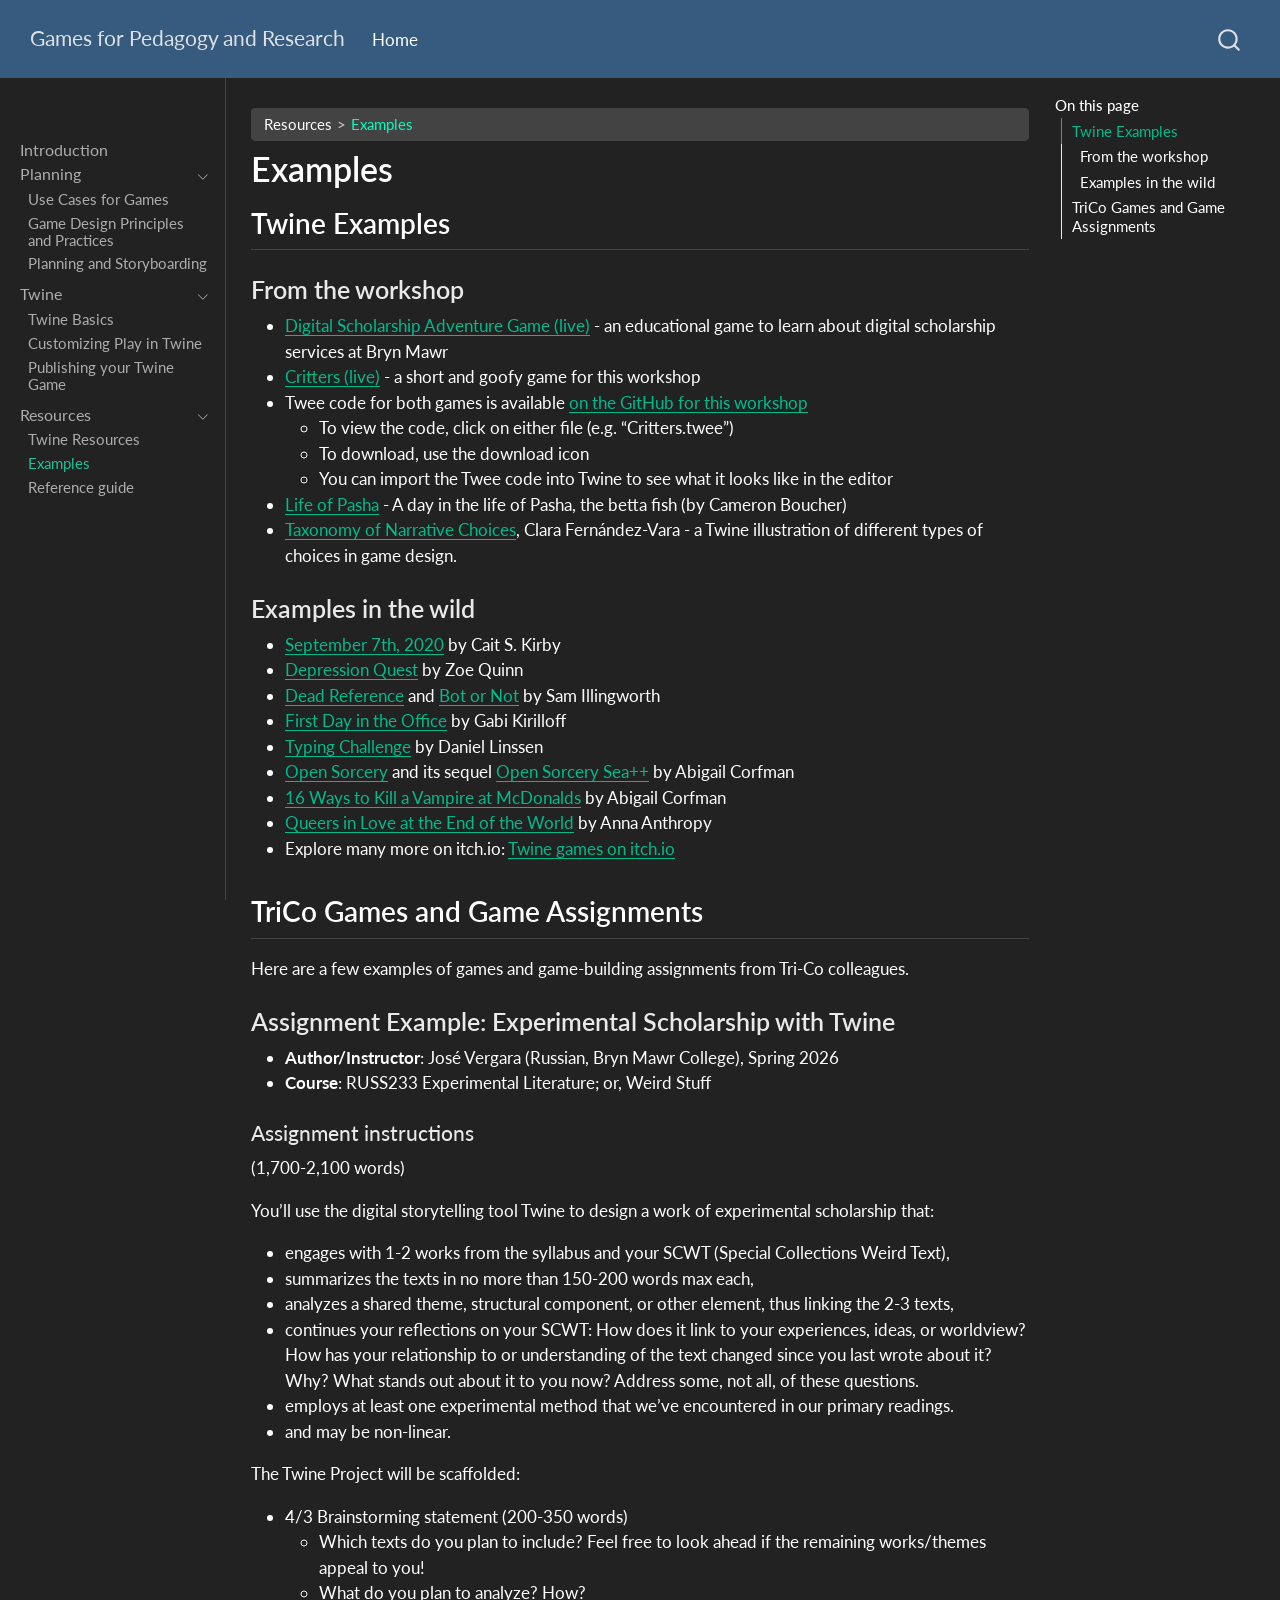
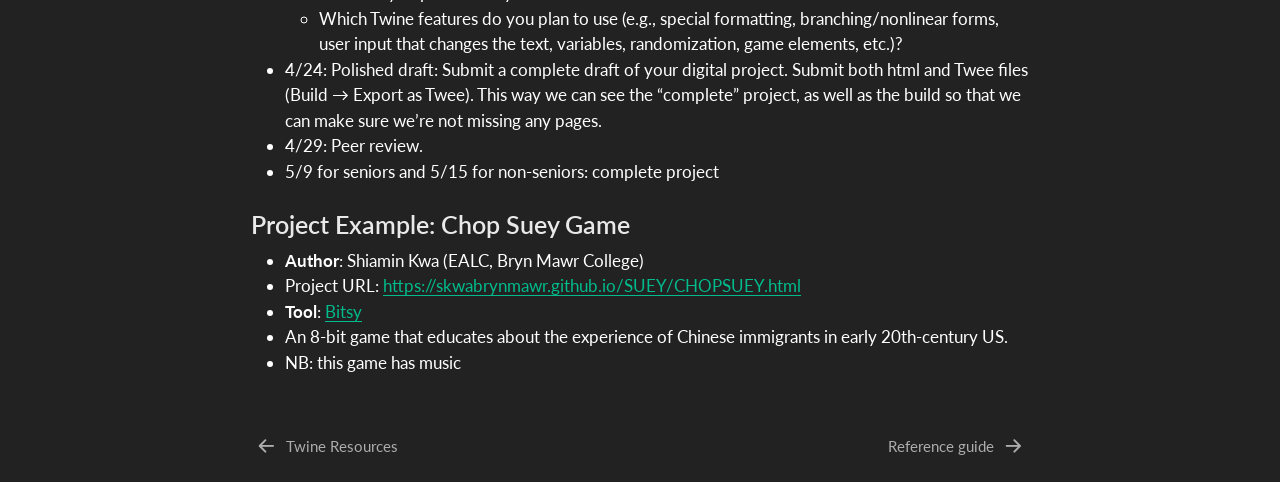
<file: sections/examples.html>
<!DOCTYPE html>
<html xmlns="http://www.w3.org/1999/xhtml" lang="en" xml:lang="en"><head>

<meta charset="utf-8">
<meta name="generator" content="quarto-1.9.37">

<meta name="viewport" content="width=device-width, initial-scale=1.0, user-scalable=yes">


<title>Examples – Games for Pedagogy and Research</title>
<style>
/* Default styles provided by pandoc.
** See https://pandoc.org/MANUAL.html#variables-for-html for config info.
*/
code{white-space: pre-wrap;}
span.smallcaps{font-variant: small-caps;}
div.columns{display: flex; gap: min(4vw, 1.5em);}
div.column{flex: auto; overflow-x: auto;}
div.hanging-indent{margin-left: 1.5em; text-indent: -1.5em;}
ul.task-list{list-style: none;}
ul.task-list li input[type="checkbox"] {
  width: 0.8em;
  margin: 0 0.8em 0.2em -1em; /* quarto-specific, see https://github.com/quarto-dev/quarto-cli/issues/4556 */ 
  vertical-align: middle;
}
</style>


<script src="../site_libs/quarto-nav/quarto-nav.js"></script>
<script src="../site_libs/quarto-nav/headroom.min.js"></script>
<script src="../site_libs/clipboard/clipboard.min.js"></script>
<script src="../site_libs/quarto-search/autocomplete.umd.js"></script>
<script src="../site_libs/quarto-search/fuse.min.js"></script>
<script src="../site_libs/quarto-search/quarto-search.js"></script>
<meta name="quarto:offset" content="../">
<link href="../sections/vocabulary.html" rel="next">
<link href="../sections/twine-resources.html" rel="prev">
<script src="../site_libs/quarto-html/quarto.js" type="module"></script>
<script src="../site_libs/quarto-html/tabsets/tabsets.js" type="module"></script>
<script src="../site_libs/quarto-html/popper.min.js"></script>
<script src="../site_libs/quarto-html/tippy.umd.min.js"></script>
<script src="../site_libs/quarto-html/anchor.min.js"></script>
<link href="../site_libs/quarto-html/tippy.css" rel="stylesheet">
<link href="../site_libs/quarto-html/quarto-syntax-highlighting-dark-d0ae9245876894da5ac7e18953ecc5cc.css" rel="stylesheet" id="quarto-text-highlighting-styles">
<script src="../site_libs/bootstrap/bootstrap.min.js"></script>
<link href="../site_libs/bootstrap/bootstrap-icons.css" rel="stylesheet">
<link href="../site_libs/bootstrap/bootstrap-4f5f7c5f3f76352cd1107a7e88bc030f.min.css" rel="stylesheet" append-hash="true" id="quarto-bootstrap" data-mode="dark">
<script id="quarto-search-options" type="application/json">{
  "location": "navbar",
  "copy-button": false,
  "collapse-after": 3,
  "panel-placement": "end",
  "type": "overlay",
  "limit": 50,
  "keyboard-shortcut": [
    "f",
    "/",
    "s"
  ],
  "show-item-context": false,
  "language": {
    "search-no-results-text": "No results",
    "search-matching-documents-text": "matching documents",
    "search-copy-link-title": "Copy link to search",
    "search-hide-matches-text": "Hide additional matches",
    "search-more-match-text": "more match in this document",
    "search-more-matches-text": "more matches in this document",
    "search-clear-button-title": "Clear",
    "search-text-placeholder": "",
    "search-detached-cancel-button-title": "Cancel",
    "search-submit-button-title": "Submit",
    "search-label": "Search"
  }
}</script>


<link rel="stylesheet" href="../styles.css">
</head>

<body class="nav-sidebar docked nav-fixed quarto-light">

<div id="quarto-search-results"></div>
  <header id="quarto-header" class="headroom fixed-top">
    <nav class="navbar navbar-expand-lg " data-bs-theme="dark">
      <div class="navbar-container container-fluid">
      <div class="navbar-brand-container mx-auto">
    <a class="navbar-brand" href="../index.html">
    <span class="navbar-title">Games for Pedagogy and Research</span>
    </a>
  </div>
            <div id="quarto-search" class="" title="Search"></div>
          <button class="navbar-toggler" type="button" data-bs-toggle="collapse" data-bs-target="#navbarCollapse" aria-controls="navbarCollapse" role="menu" aria-expanded="false" aria-label="Toggle navigation" onclick="if (window.quartoToggleHeadroom) { window.quartoToggleHeadroom(); }">
  <span class="navbar-toggler-icon"></span>
</button>
          <div class="collapse navbar-collapse" id="navbarCollapse">
            <ul class="navbar-nav navbar-nav-scroll me-auto">
  <li class="nav-item">
    <a class="nav-link active" href="../index.html" aria-current="page"> 
<span class="menu-text">Home</span></a>
  </li>  
</ul>
          </div> <!-- /navcollapse -->
            <div class="quarto-navbar-tools">
</div>
      </div> <!-- /container-fluid -->
    </nav>
  <nav class="quarto-secondary-nav">
    <div class="container-fluid d-flex">
      <button type="button" class="quarto-btn-toggle btn" data-bs-toggle="collapse" role="button" data-bs-target=".quarto-sidebar-collapse-item" aria-controls="quarto-sidebar" aria-expanded="false" aria-label="Toggle sidebar navigation" onclick="if (window.quartoToggleHeadroom) { window.quartoToggleHeadroom(); }">
        <i class="bi bi-layout-text-sidebar-reverse"></i>
      </button>
        <nav class="quarto-page-breadcrumbs" aria-label="breadcrumb"><ol class="breadcrumb"><li class="breadcrumb-item"><a href="../sections/twine-resources.html">Resources</a></li><li class="breadcrumb-item"><a href="../sections/examples.html">Examples</a></li></ol></nav>
        <a class="flex-grow-1" role="navigation" data-bs-toggle="collapse" data-bs-target=".quarto-sidebar-collapse-item" aria-controls="quarto-sidebar" aria-expanded="false" aria-label="Toggle sidebar navigation" onclick="if (window.quartoToggleHeadroom) { window.quartoToggleHeadroom(); }">      
        </a>
      <button type="button" class="btn quarto-search-button" aria-label="Search" onclick="window.quartoOpenSearch();">
        <i class="bi bi-search"></i>
      </button>
    </div>
  </nav>
</header>
<!-- content -->
<div id="quarto-content" class="quarto-container page-columns page-rows-contents page-layout-article page-navbar">
<!-- sidebar -->
  <nav id="quarto-sidebar" class="sidebar collapse collapse-horizontal quarto-sidebar-collapse-item sidebar-navigation docked overflow-auto">
        <div class="mt-2 flex-shrink-0 align-items-center">
        <div class="sidebar-search">
        <div id="quarto-search" class="" title="Search"></div>
        </div>
        </div>
    <div class="sidebar-menu-container"> 
    <ul class="list-unstyled mt-1">
        <li class="sidebar-item">
  <div class="sidebar-item-container"> 
  <a href="../index.html" class="sidebar-item-text sidebar-link">
 <span class="menu-text">Introduction</span></a>
  </div>
</li>
        <li class="sidebar-item sidebar-item-section">
      <div class="sidebar-item-container"> 
            <a class="sidebar-item-text sidebar-link text-start" data-bs-toggle="collapse" data-bs-target="#quarto-sidebar-section-1" role="navigation" aria-expanded="true">
 <span class="menu-text">Planning</span></a>
          <a class="sidebar-item-toggle text-start" data-bs-toggle="collapse" data-bs-target="#quarto-sidebar-section-1" role="navigation" aria-expanded="true" aria-label="Toggle section">
            <i class="bi bi-chevron-right ms-2"></i>
          </a> 
      </div>
      <ul id="quarto-sidebar-section-1" class="collapse list-unstyled sidebar-section depth1 show">  
          <li class="sidebar-item">
  <div class="sidebar-item-container"> 
  <a href="../sections/pedagogy.html" class="sidebar-item-text sidebar-link">
 <span class="menu-text">Use Cases for Games</span></a>
  </div>
</li>
          <li class="sidebar-item">
  <div class="sidebar-item-container"> 
  <a href="../sections/design.html" class="sidebar-item-text sidebar-link">
 <span class="menu-text">Game Design Principles and Practices</span></a>
  </div>
</li>
          <li class="sidebar-item">
  <div class="sidebar-item-container"> 
  <a href="../sections/storyboarding.html" class="sidebar-item-text sidebar-link">
 <span class="menu-text">Planning and Storyboarding</span></a>
  </div>
</li>
      </ul>
  </li>
        <li class="sidebar-item sidebar-item-section">
      <div class="sidebar-item-container"> 
            <a class="sidebar-item-text sidebar-link text-start" data-bs-toggle="collapse" data-bs-target="#quarto-sidebar-section-2" role="navigation" aria-expanded="true">
 <span class="menu-text">Twine</span></a>
          <a class="sidebar-item-toggle text-start" data-bs-toggle="collapse" data-bs-target="#quarto-sidebar-section-2" role="navigation" aria-expanded="true" aria-label="Toggle section">
            <i class="bi bi-chevron-right ms-2"></i>
          </a> 
      </div>
      <ul id="quarto-sidebar-section-2" class="collapse list-unstyled sidebar-section depth1 show">  
          <li class="sidebar-item">
  <div class="sidebar-item-container"> 
  <a href="../sections/twine-basics.html" class="sidebar-item-text sidebar-link">
 <span class="menu-text">Twine Basics</span></a>
  </div>
</li>
          <li class="sidebar-item">
  <div class="sidebar-item-container"> 
  <a href="../sections/twine-how-to.html" class="sidebar-item-text sidebar-link">
 <span class="menu-text">Customizing Play in Twine</span></a>
  </div>
</li>
          <li class="sidebar-item">
  <div class="sidebar-item-container"> 
  <a href="../sections/publishing.html" class="sidebar-item-text sidebar-link">
 <span class="menu-text">Publishing your Twine Game</span></a>
  </div>
</li>
      </ul>
  </li>
        <li class="sidebar-item sidebar-item-section">
      <div class="sidebar-item-container"> 
            <a class="sidebar-item-text sidebar-link text-start" data-bs-toggle="collapse" data-bs-target="#quarto-sidebar-section-3" role="navigation" aria-expanded="true">
 <span class="menu-text">Resources</span></a>
          <a class="sidebar-item-toggle text-start" data-bs-toggle="collapse" data-bs-target="#quarto-sidebar-section-3" role="navigation" aria-expanded="true" aria-label="Toggle section">
            <i class="bi bi-chevron-right ms-2"></i>
          </a> 
      </div>
      <ul id="quarto-sidebar-section-3" class="collapse list-unstyled sidebar-section depth1 show">  
          <li class="sidebar-item">
  <div class="sidebar-item-container"> 
  <a href="../sections/twine-resources.html" class="sidebar-item-text sidebar-link">
 <span class="menu-text">Twine Resources</span></a>
  </div>
</li>
          <li class="sidebar-item">
  <div class="sidebar-item-container"> 
  <a href="../sections/examples.html" class="sidebar-item-text sidebar-link active">
 <span class="menu-text">Examples</span></a>
  </div>
</li>
          <li class="sidebar-item">
  <div class="sidebar-item-container"> 
  <a href="../sections/vocabulary.html" class="sidebar-item-text sidebar-link">
 <span class="menu-text">Reference guide</span></a>
  </div>
</li>
      </ul>
  </li>
    </ul>
    </div>
</nav>
<div id="quarto-sidebar-glass" class="quarto-sidebar-collapse-item" data-bs-toggle="collapse" data-bs-target=".quarto-sidebar-collapse-item"></div>
<!-- margin-sidebar -->
    <div id="quarto-margin-sidebar" class="sidebar margin-sidebar">
        <nav id="TOC" role="doc-toc" class="toc-active">
    <h2 id="toc-title">On this page</h2>
   
  <ul>
  <li><a href="#twine-examples" id="toc-twine-examples" class="nav-link active" data-scroll-target="#twine-examples">Twine Examples</a>
  <ul class="collapse">
  <li><a href="#from-the-workshop" id="toc-from-the-workshop" class="nav-link" data-scroll-target="#from-the-workshop">From the workshop</a></li>
  <li><a href="#examples-in-the-wild" id="toc-examples-in-the-wild" class="nav-link" data-scroll-target="#examples-in-the-wild">Examples in the wild</a></li>
  </ul></li>
  <li><a href="#trico-games-and-game-assignments" id="toc-trico-games-and-game-assignments" class="nav-link" data-scroll-target="#trico-games-and-game-assignments">TriCo Games and Game Assignments</a>
  <ul class="collapse">
  <li><a href="#assignment-example-experimental-scholarship-with-twine" id="toc-assignment-example-experimental-scholarship-with-twine" class="nav-link" data-scroll-target="#assignment-example-experimental-scholarship-with-twine">Assignment Example: Experimental Scholarship with Twine</a></li>
  <li><a href="#project-example-chop-suey-game" id="toc-project-example-chop-suey-game" class="nav-link" data-scroll-target="#project-example-chop-suey-game">Project Example: Chop Suey Game</a></li>
  </ul></li>
  </ul>
</nav>
    </div>
<!-- main -->
<main class="content" id="quarto-document-content">

<header id="title-block-header" class="quarto-title-block default"><nav class="quarto-page-breadcrumbs quarto-title-breadcrumbs d-none d-lg-block" aria-label="breadcrumb"><ol class="breadcrumb"><li class="breadcrumb-item"><a href="../sections/twine-resources.html">Resources</a></li><li class="breadcrumb-item"><a href="../sections/examples.html">Examples</a></li></ol></nav>
<div class="quarto-title">
<h1 class="title">Examples</h1>
</div>



<div class="quarto-title-meta">

    
  
    
  </div>
  


</header>


<section id="twine-examples" class="level2">
<h2 class="anchored" data-anchor-id="twine-examples">Twine Examples</h2>
<section id="from-the-workshop" class="level3">
<h3 class="anchored" data-anchor-id="from-the-workshop">From the workshop</h3>
<ul>
<li><a href="https://digitalscholarship.brynmawr.edu/game/">Digital Scholarship Adventure Game (live)</a> - an educational game to learn about digital scholarship services at Bryn Mawr</li>
<li><a href="https://alicetmcgrath.com/fun/">Critters (live)</a> - a short and goofy game for this workshop</li>
<li>Twee code for both games is available <a href="https://github.com/digbmc/twine-workshop/tree/main/examples">on the GitHub for this workshop</a>
<ul>
<li>To view the code, click on either file (e.g.&nbsp;“Critters.twee”)</li>
<li>To download, use the download icon</li>
<li>You can import the Twee code into Twine to see what it looks like in the editor</li>
</ul></li>
<li><a href="https://cboucher01.github.io/life-of-pasha/">Life of Pasha</a> - A day in the life of Pasha, the betta fish (by Cameron Boucher)</li>
<li><a href="https://clarafv.itch.io/taxonomy-of-narrative-choices">Taxonomy of Narrative Choices</a>, Clara Fernández-Vara - a Twine illustration of different types of choices in game design.</li>
</ul>
</section>
<section id="examples-in-the-wild" class="level3">
<h3 class="anchored" data-anchor-id="examples-in-the-wild">Examples in the wild</h3>
<ul>
<li><a href="https://caitkirby.com/downloads/Fall%202020.html">September 7th, 2020</a> by Cait S. Kirby</li>
<li><a href="http://www.depressionquest.com/">Depression Quest</a> by Zoe Quinn</li>
<li><a href="https://samillingworth.itch.io/dead-reference">Dead Reference</a> and <a href="https://samillingworth.itch.io/bot-or-not">Bot or Not</a> by Sam Illingworth</li>
<li><a href="https://gkirilloff.itch.io/first-day-in-the-office">First Day in the Office</a> by Gabi Kirilloff</li>
<li><a href="https://managore.itch.io/daniel-linssens-typing-challenge">Typing Challenge</a> by Daniel Linssen</li>
<li><a href="https://abigailcorfman.com/Home/OpenSorcery">Open Sorcery</a>&nbsp;and its sequel&nbsp;<a href="https://opensorcerygames.itch.io/open-sorcery-sea">Open Sorcery Sea++</a> by Abigail Corfman</li>
<li><a href="https://abigailcorfman.com/Home/Vampire">16 Ways to Kill a Vampire at McDonalds</a> by Abigail Corfman</li>
<li><a href="https://w.itch.io/end-of-the-world">Queers in Love at the End of the World</a> by Anna Anthropy</li>
<li>Explore many more on itch.io: <a href="https://itch.io/games/tag-twine">Twine games on itch.io</a></li>
</ul>
</section>
</section>
<section id="trico-games-and-game-assignments" class="level2">
<h2 class="anchored" data-anchor-id="trico-games-and-game-assignments">TriCo Games and Game Assignments</h2>
<p>Here are a few examples of games and game-building assignments from Tri-Co colleagues.</p>
<section id="assignment-example-experimental-scholarship-with-twine" class="level3">
<h3 class="anchored" data-anchor-id="assignment-example-experimental-scholarship-with-twine">Assignment Example: Experimental Scholarship with Twine</h3>
<ul>
<li><strong>Author/Instructor</strong>: José Vergara (Russian, Bryn Mawr College), Spring 2026</li>
<li><strong>Course</strong>: RUSS233 Experimental Literature; or, Weird Stuff</li>
</ul>
<section id="assignment-instructions" class="level4">
<h4 class="anchored" data-anchor-id="assignment-instructions">Assignment instructions</h4>
<p>(1,700-2,100 words)</p>
<p>You’ll use the digital storytelling tool Twine to design a work of experimental scholarship that:</p>
<ul>
<li>engages with 1-2 works from the syllabus and your SCWT (Special Collections Weird Text),</li>
<li>summarizes the texts in no more than 150-200 words max each,</li>
<li>analyzes a shared theme, structural component, or other element, thus linking the 2-3 texts,</li>
<li>continues your reflections on your SCWT: How does it link to your experiences, ideas, or worldview? How has your relationship to or understanding of the text changed since you last wrote about it? Why? What stands out about it to you now? Address some, not all, of these questions.</li>
<li>employs at least one experimental method that we’ve encountered in our primary readings.</li>
<li>and may be non-linear.</li>
</ul>
<p>The Twine Project will be scaffolded:</p>
<ul>
<li>4/3 Brainstorming statement (200-350 words)
<ul>
<li>Which texts do you plan to include? Feel free to look ahead if the remaining works/themes appeal to you!</li>
<li>What do you plan to analyze? How?</li>
<li>Which Twine features do you plan to use (e.g., special formatting, branching/nonlinear forms, user input that changes the text, variables, randomization, game elements, etc.)?</li>
</ul></li>
<li>4/24: Polished draft: Submit a complete draft of your digital project. Submit both html and Twee files (Build → Export as Twee). This way we can see the “complete” project, as well as the build so that we can make sure we’re not missing any pages.</li>
<li>4/29: Peer review.</li>
<li>5/9 for seniors and 5/15 for non-seniors: complete project</li>
</ul>
</section>
</section>
<section id="project-example-chop-suey-game" class="level3">
<h3 class="anchored" data-anchor-id="project-example-chop-suey-game">Project Example: Chop Suey Game</h3>
<ul>
<li><strong>Author</strong>: Shiamin Kwa (EALC, Bryn Mawr College)</li>
<li>Project URL: <a href="https://skwabrynmawr.github.io/SUEY/CHOPSUEY.html">https://skwabrynmawr.github.io/SUEY/CHOPSUEY.html</a></li>
<li><strong>Tool</strong>: <a href="https://bitsy.org/">Bitsy</a></li>
<li>An 8-bit game that educates about the experience of Chinese immigrants in early 20th-century US.</li>
<li>NB: this game has music</li>
</ul>


</section>
</section>

</main> <!-- /main -->
<script id="quarto-html-after-body" type="application/javascript">
  window.document.addEventListener("DOMContentLoaded", function (event) {
    const icon = "";
    const anchorJS = new window.AnchorJS();
    anchorJS.options = {
      placement: 'right',
      icon: icon
    };
    anchorJS.add('.anchored');
    const isCodeAnnotation = (el) => {
      for (const clz of el.classList) {
        if (clz.startsWith('code-annotation-')) {                     
          return true;
        }
      }
      return false;
    }
    const onCopySuccess = function(e) {
      // button target
      const button = e.trigger;
      // don't keep focus
      button.blur();
      // flash "checked"
      button.classList.add('code-copy-button-checked');
      var currentTitle = button.getAttribute("title");
      button.setAttribute("title", "Copied!");
      let tooltip;
      if (window.bootstrap) {
        button.setAttribute("data-bs-toggle", "tooltip");
        button.setAttribute("data-bs-placement", "left");
        button.setAttribute("data-bs-title", "Copied!");
        tooltip = new bootstrap.Tooltip(button, 
          { trigger: "manual", 
            customClass: "code-copy-button-tooltip",
            offset: [0, -8]});
        tooltip.show();    
      }
      setTimeout(function() {
        if (tooltip) {
          tooltip.hide();
          button.removeAttribute("data-bs-title");
          button.removeAttribute("data-bs-toggle");
          button.removeAttribute("data-bs-placement");
        }
        button.setAttribute("title", currentTitle);
        button.classList.remove('code-copy-button-checked');
      }, 1000);
      // clear code selection
      e.clearSelection();
    }
    const getTextToCopy = function(trigger) {
      const outerScaffold = trigger.parentElement.cloneNode(true);
      const codeEl = outerScaffold.querySelector('code');
      for (const childEl of codeEl.children) {
        if (isCodeAnnotation(childEl)) {
          childEl.remove();
        }
      }
      return codeEl.innerText;
    }
    const clipboard = new window.ClipboardJS('.code-copy-button:not([data-in-quarto-modal])', {
      text: getTextToCopy
    });
    clipboard.on('success', onCopySuccess);
    if (window.document.getElementById('quarto-embedded-source-code-modal')) {
      const clipboardModal = new window.ClipboardJS('.code-copy-button[data-in-quarto-modal]', {
        text: getTextToCopy,
        container: window.document.getElementById('quarto-embedded-source-code-modal')
      });
      clipboardModal.on('success', onCopySuccess);
    }
      var localhostRegex = new RegExp(/^(?:http|https):\/\/localhost\:?[0-9]*\//);
      var mailtoRegex = new RegExp(/^mailto:/);
        var filterRegex = new RegExp("https:\/\/tri-cods\.github\.io\/Learning-Games-and-Game-building\/");
      var isInternal = (href) => {
          return filterRegex.test(href) || localhostRegex.test(href) || mailtoRegex.test(href);
      }
      // Inspect non-navigation links and adorn them if external
     var links = window.document.querySelectorAll('a[href]:not(.nav-link):not(.navbar-brand):not(.toc-action):not(.sidebar-link):not(.sidebar-item-toggle):not(.pagination-link):not(.no-external):not([aria-hidden]):not(.dropdown-item):not(.quarto-navigation-tool):not(.about-link)');
      for (var i=0; i<links.length; i++) {
        const link = links[i];
        if (!isInternal(link.href)) {
          // undo the damage that might have been done by quarto-nav.js in the case of
          // links that we want to consider external
          if (link.dataset.originalHref !== undefined) {
            link.href = link.dataset.originalHref;
          }
        }
      }
    function tippyHover(el, contentFn, onTriggerFn, onUntriggerFn) {
      const config = {
        allowHTML: true,
        maxWidth: 500,
        delay: 100,
        arrow: false,
        appendTo: function(el) {
            return el.parentElement;
        },
        interactive: true,
        interactiveBorder: 10,
        theme: 'quarto',
        placement: 'bottom-start',
      };
      if (contentFn) {
        config.content = contentFn;
      }
      if (onTriggerFn) {
        config.onTrigger = onTriggerFn;
      }
      if (onUntriggerFn) {
        config.onUntrigger = onUntriggerFn;
      }
      window.tippy(el, config); 
    }
    const noterefs = window.document.querySelectorAll('a[role="doc-noteref"]');
    for (var i=0; i<noterefs.length; i++) {
      const ref = noterefs[i];
      tippyHover(ref, function() {
        // use id or data attribute instead here
        let href = ref.getAttribute('data-footnote-href') || ref.getAttribute('href');
        try { href = new URL(href).hash; } catch {}
        const id = href.replace(/^#\/?/, "");
        const note = window.document.getElementById(id);
        if (note) {
          return note.innerHTML;
        } else {
          return "";
        }
      });
    }
    const xrefs = window.document.querySelectorAll('a.quarto-xref');
    const processXRef = (id, note) => {
      // Strip column container classes
      const stripColumnClz = (el) => {
        el.classList.remove("page-full", "page-columns");
        if (el.children) {
          for (const child of el.children) {
            stripColumnClz(child);
          }
        }
      }
      stripColumnClz(note)
      if (id === null || id.startsWith('sec-')) {
        // Special case sections, only their first couple elements
        const container = document.createElement("div");
        if (note.children && note.children.length > 2) {
          container.appendChild(note.children[0].cloneNode(true));
          for (let i = 1; i < note.children.length; i++) {
            const child = note.children[i];
            if (child.tagName === "P" && child.innerText === "") {
              continue;
            } else {
              container.appendChild(child.cloneNode(true));
              break;
            }
          }
          if (window.Quarto?.typesetMath) {
            window.Quarto.typesetMath(container);
          }
          return container.innerHTML
        } else {
          if (window.Quarto?.typesetMath) {
            window.Quarto.typesetMath(note);
          }
          return note.innerHTML;
        }
      } else {
        // Remove any anchor links if they are present
        const anchorLink = note.querySelector('a.anchorjs-link');
        if (anchorLink) {
          anchorLink.remove();
        }
        if (window.Quarto?.typesetMath) {
          window.Quarto.typesetMath(note);
        }
        if (note.classList.contains("callout")) {
          return note.outerHTML;
        } else {
          return note.innerHTML;
        }
      }
    }
    for (var i=0; i<xrefs.length; i++) {
      const xref = xrefs[i];
      tippyHover(xref, undefined, function(instance) {
        instance.disable();
        let url = xref.getAttribute('href');
        let hash = undefined; 
        if (url.startsWith('#')) {
          hash = url;
        } else {
          try { hash = new URL(url).hash; } catch {}
        }
        if (hash) {
          const id = hash.replace(/^#\/?/, "");
          const note = window.document.getElementById(id);
          if (note !== null) {
            try {
              const html = processXRef(id, note.cloneNode(true));
              instance.setContent(html);
            } finally {
              instance.enable();
              instance.show();
            }
          } else {
            // See if we can fetch this
            fetch(url.split('#')[0])
            .then(res => res.text())
            .then(html => {
              const parser = new DOMParser();
              const htmlDoc = parser.parseFromString(html, "text/html");
              const note = htmlDoc.getElementById(id);
              if (note !== null) {
                const html = processXRef(id, note);
                instance.setContent(html);
              } 
            }).finally(() => {
              instance.enable();
              instance.show();
            });
          }
        } else {
          // See if we can fetch a full url (with no hash to target)
          // This is a special case and we should probably do some content thinning / targeting
          fetch(url)
          .then(res => res.text())
          .then(html => {
            const parser = new DOMParser();
            const htmlDoc = parser.parseFromString(html, "text/html");
            const note = htmlDoc.querySelector('main.content');
            if (note !== null) {
              // This should only happen for chapter cross references
              // (since there is no id in the URL)
              // remove the first header
              if (note.children.length > 0 && note.children[0].tagName === "HEADER") {
                note.children[0].remove();
              }
              const html = processXRef(null, note);
              instance.setContent(html);
            } 
          }).finally(() => {
            instance.enable();
            instance.show();
          });
        }
      }, function(instance) {
      });
    }
        let selectedAnnoteEl;
        const selectorForAnnotation = ( cell, annotation) => {
          let cellAttr = 'data-code-cell="' + cell + '"';
          let lineAttr = 'data-code-annotation="' +  annotation + '"';
          const selector = 'span[' + cellAttr + '][' + lineAttr + ']';
          return selector;
        }
        const selectCodeLines = (annoteEl) => {
          const doc = window.document;
          const targetCell = annoteEl.getAttribute("data-target-cell");
          const targetAnnotation = annoteEl.getAttribute("data-target-annotation");
          const annoteSpan = window.document.querySelector(selectorForAnnotation(targetCell, targetAnnotation));
          const lines = annoteSpan.getAttribute("data-code-lines").split(",");
          const lineIds = lines.map((line) => {
            return targetCell + "-" + line;
          })
          let top = null;
          let height = null;
          let parent = null;
          if (lineIds.length > 0) {
              //compute the position of the single el (top and bottom and make a div)
              const el = window.document.getElementById(lineIds[0]);
              top = el.offsetTop;
              height = el.offsetHeight;
              parent = el.parentElement.parentElement;
            if (lineIds.length > 1) {
              const lastEl = window.document.getElementById(lineIds[lineIds.length - 1]);
              const bottom = lastEl.offsetTop + lastEl.offsetHeight;
              height = bottom - top;
            }
            if (top !== null && height !== null && parent !== null) {
              // cook up a div (if necessary) and position it 
              let div = window.document.getElementById("code-annotation-line-highlight");
              if (div === null) {
                div = window.document.createElement("div");
                div.setAttribute("id", "code-annotation-line-highlight");
                div.style.position = 'absolute';
                parent.appendChild(div);
              }
              div.style.top = top - 2 + "px";
              div.style.height = height + 4 + "px";
              div.style.left = 0;
              let gutterDiv = window.document.getElementById("code-annotation-line-highlight-gutter");
              if (gutterDiv === null) {
                gutterDiv = window.document.createElement("div");
                gutterDiv.setAttribute("id", "code-annotation-line-highlight-gutter");
                gutterDiv.style.position = 'absolute';
                const codeCell = window.document.getElementById(targetCell);
                const gutter = codeCell.querySelector('.code-annotation-gutter');
                gutter.appendChild(gutterDiv);
              }
              gutterDiv.style.top = top - 2 + "px";
              gutterDiv.style.height = height + 4 + "px";
            }
            selectedAnnoteEl = annoteEl;
          }
        };
        const unselectCodeLines = () => {
          const elementsIds = ["code-annotation-line-highlight", "code-annotation-line-highlight-gutter"];
          elementsIds.forEach((elId) => {
            const div = window.document.getElementById(elId);
            if (div) {
              div.remove();
            }
          });
          selectedAnnoteEl = undefined;
        };
          // Handle positioning of the toggle
      window.addEventListener(
        "resize",
        throttle(() => {
          elRect = undefined;
          if (selectedAnnoteEl) {
            selectCodeLines(selectedAnnoteEl);
          }
        }, 10)
      );
      function throttle(fn, ms) {
      let throttle = false;
      let timer;
        return (...args) => {
          if(!throttle) { // first call gets through
              fn.apply(this, args);
              throttle = true;
          } else { // all the others get throttled
              if(timer) clearTimeout(timer); // cancel #2
              timer = setTimeout(() => {
                fn.apply(this, args);
                timer = throttle = false;
              }, ms);
          }
        };
      }
        // Attach click handler to the DT
        const annoteDls = window.document.querySelectorAll('dt[data-target-cell]');
        for (const annoteDlNode of annoteDls) {
          annoteDlNode.addEventListener('click', (event) => {
            const clickedEl = event.target;
            if (clickedEl !== selectedAnnoteEl) {
              unselectCodeLines();
              const activeEl = window.document.querySelector('dt[data-target-cell].code-annotation-active');
              if (activeEl) {
                activeEl.classList.remove('code-annotation-active');
              }
              selectCodeLines(clickedEl);
              clickedEl.classList.add('code-annotation-active');
            } else {
              // Unselect the line
              unselectCodeLines();
              clickedEl.classList.remove('code-annotation-active');
            }
          });
        }
    const findCites = (el) => {
      const parentEl = el.parentElement;
      if (parentEl) {
        const cites = parentEl.dataset.cites;
        if (cites) {
          return {
            el,
            cites: cites.split(' ')
          };
        } else {
          return findCites(el.parentElement)
        }
      } else {
        return undefined;
      }
    };
    var bibliorefs = window.document.querySelectorAll('a[role="doc-biblioref"]');
    for (var i=0; i<bibliorefs.length; i++) {
      const ref = bibliorefs[i];
      const citeInfo = findCites(ref);
      if (citeInfo) {
        tippyHover(citeInfo.el, function() {
          var popup = window.document.createElement('div');
          citeInfo.cites.forEach(function(cite) {
            var citeDiv = window.document.createElement('div');
            citeDiv.classList.add('hanging-indent');
            citeDiv.classList.add('csl-entry');
            var biblioDiv = window.document.getElementById('ref-' + cite);
            if (biblioDiv) {
              citeDiv.innerHTML = biblioDiv.innerHTML;
            }
            popup.appendChild(citeDiv);
          });
          return popup.innerHTML;
        });
      }
    }
  });
  </script>
<nav class="page-navigation">
  <div class="nav-page nav-page-previous">
      <a href="../sections/twine-resources.html" class="pagination-link" aria-label="Twine Resources">
        <i class="bi bi-arrow-left-short"></i> <span class="nav-page-text">Twine Resources</span>
      </a>          
  </div>
  <div class="nav-page nav-page-next">
      <a href="../sections/vocabulary.html" class="pagination-link" aria-label="Reference guide">
        <span class="nav-page-text">Reference guide</span> <i class="bi bi-arrow-right-short"></i>
      </a>
  </div>
</nav>
</div> <!-- /content -->




</body></html>
</file>
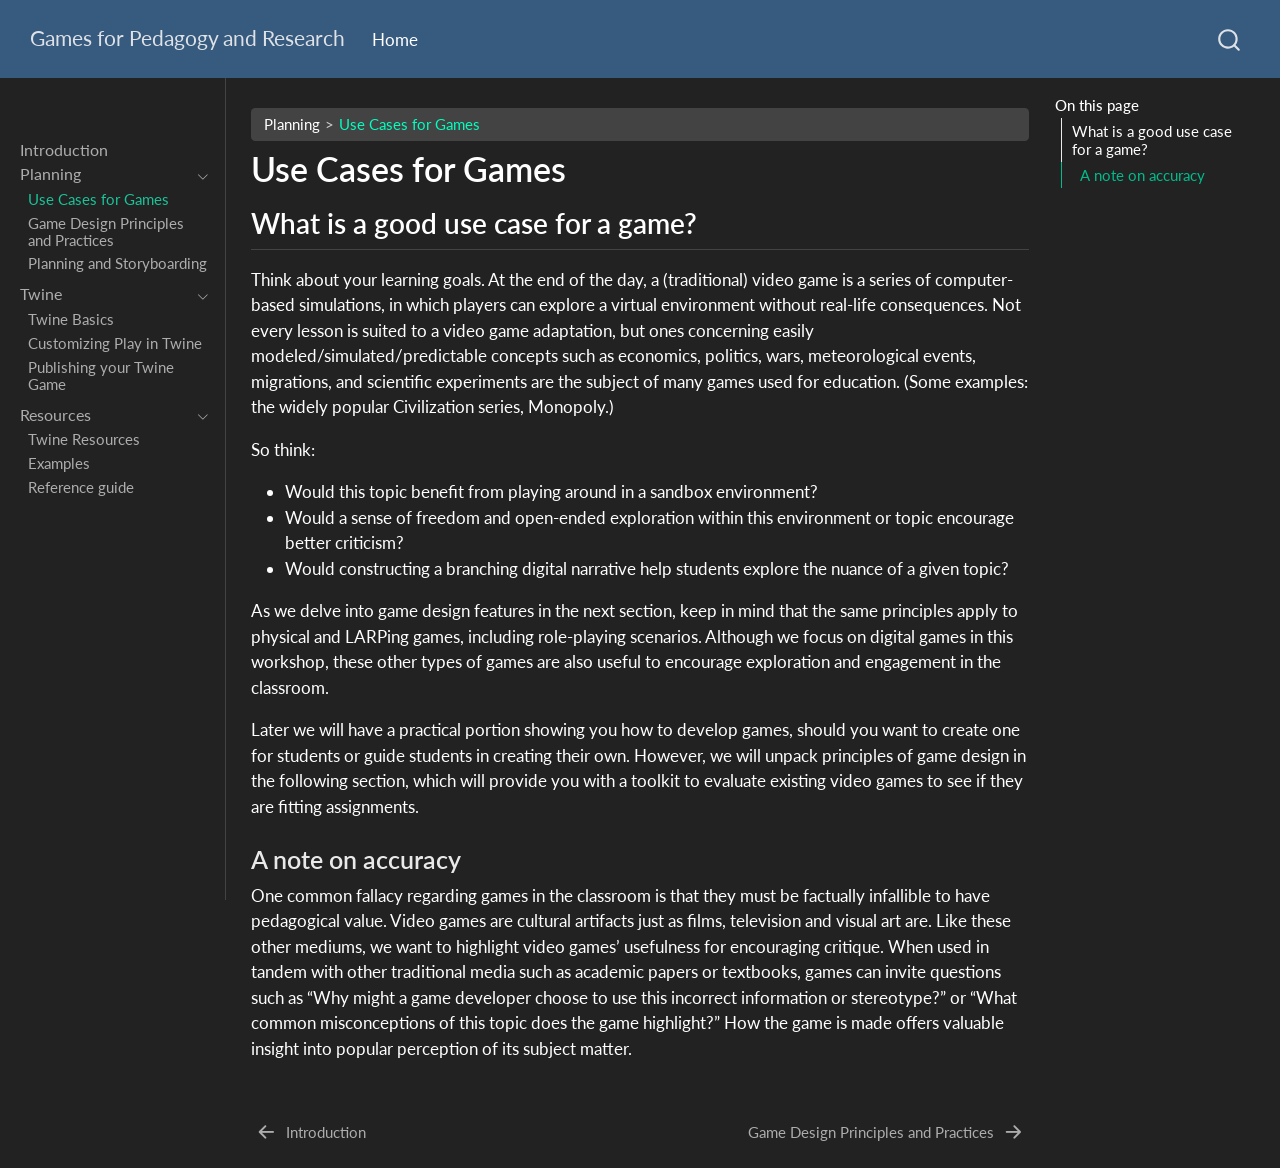
<file: sections/pedagogy.html>
<!DOCTYPE html>
<html xmlns="http://www.w3.org/1999/xhtml" lang="en" xml:lang="en"><head>

<meta charset="utf-8">
<meta name="generator" content="quarto-1.9.37">

<meta name="viewport" content="width=device-width, initial-scale=1.0, user-scalable=yes">


<title>Use Cases for Games – Games for Pedagogy and Research</title>
<style>
/* Default styles provided by pandoc.
** See https://pandoc.org/MANUAL.html#variables-for-html for config info.
*/
code{white-space: pre-wrap;}
span.smallcaps{font-variant: small-caps;}
div.columns{display: flex; gap: min(4vw, 1.5em);}
div.column{flex: auto; overflow-x: auto;}
div.hanging-indent{margin-left: 1.5em; text-indent: -1.5em;}
ul.task-list{list-style: none;}
ul.task-list li input[type="checkbox"] {
  width: 0.8em;
  margin: 0 0.8em 0.2em -1em; /* quarto-specific, see https://github.com/quarto-dev/quarto-cli/issues/4556 */ 
  vertical-align: middle;
}
</style>


<script src="../site_libs/quarto-nav/quarto-nav.js"></script>
<script src="../site_libs/quarto-nav/headroom.min.js"></script>
<script src="../site_libs/clipboard/clipboard.min.js"></script>
<script src="../site_libs/quarto-search/autocomplete.umd.js"></script>
<script src="../site_libs/quarto-search/fuse.min.js"></script>
<script src="../site_libs/quarto-search/quarto-search.js"></script>
<meta name="quarto:offset" content="../">
<link href="../sections/design.html" rel="next">
<link href="../index.html" rel="prev">
<script src="../site_libs/quarto-html/quarto.js" type="module"></script>
<script src="../site_libs/quarto-html/tabsets/tabsets.js" type="module"></script>
<script src="../site_libs/quarto-html/popper.min.js"></script>
<script src="../site_libs/quarto-html/tippy.umd.min.js"></script>
<script src="../site_libs/quarto-html/anchor.min.js"></script>
<link href="../site_libs/quarto-html/tippy.css" rel="stylesheet">
<link href="../site_libs/quarto-html/quarto-syntax-highlighting-dark-d0ae9245876894da5ac7e18953ecc5cc.css" rel="stylesheet" id="quarto-text-highlighting-styles">
<script src="../site_libs/bootstrap/bootstrap.min.js"></script>
<link href="../site_libs/bootstrap/bootstrap-icons.css" rel="stylesheet">
<link href="../site_libs/bootstrap/bootstrap-4f5f7c5f3f76352cd1107a7e88bc030f.min.css" rel="stylesheet" append-hash="true" id="quarto-bootstrap" data-mode="dark">
<script id="quarto-search-options" type="application/json">{
  "location": "navbar",
  "copy-button": false,
  "collapse-after": 3,
  "panel-placement": "end",
  "type": "overlay",
  "limit": 50,
  "keyboard-shortcut": [
    "f",
    "/",
    "s"
  ],
  "show-item-context": false,
  "language": {
    "search-no-results-text": "No results",
    "search-matching-documents-text": "matching documents",
    "search-copy-link-title": "Copy link to search",
    "search-hide-matches-text": "Hide additional matches",
    "search-more-match-text": "more match in this document",
    "search-more-matches-text": "more matches in this document",
    "search-clear-button-title": "Clear",
    "search-text-placeholder": "",
    "search-detached-cancel-button-title": "Cancel",
    "search-submit-button-title": "Submit",
    "search-label": "Search"
  }
}</script>


<link rel="stylesheet" href="../styles.css">
</head>

<body class="nav-sidebar docked nav-fixed quarto-light">

<div id="quarto-search-results"></div>
  <header id="quarto-header" class="headroom fixed-top">
    <nav class="navbar navbar-expand-lg " data-bs-theme="dark">
      <div class="navbar-container container-fluid">
      <div class="navbar-brand-container mx-auto">
    <a class="navbar-brand" href="../index.html">
    <span class="navbar-title">Games for Pedagogy and Research</span>
    </a>
  </div>
            <div id="quarto-search" class="" title="Search"></div>
          <button class="navbar-toggler" type="button" data-bs-toggle="collapse" data-bs-target="#navbarCollapse" aria-controls="navbarCollapse" role="menu" aria-expanded="false" aria-label="Toggle navigation" onclick="if (window.quartoToggleHeadroom) { window.quartoToggleHeadroom(); }">
  <span class="navbar-toggler-icon"></span>
</button>
          <div class="collapse navbar-collapse" id="navbarCollapse">
            <ul class="navbar-nav navbar-nav-scroll me-auto">
  <li class="nav-item">
    <a class="nav-link active" href="../index.html" aria-current="page"> 
<span class="menu-text">Home</span></a>
  </li>  
</ul>
          </div> <!-- /navcollapse -->
            <div class="quarto-navbar-tools">
</div>
      </div> <!-- /container-fluid -->
    </nav>
  <nav class="quarto-secondary-nav">
    <div class="container-fluid d-flex">
      <button type="button" class="quarto-btn-toggle btn" data-bs-toggle="collapse" role="button" data-bs-target=".quarto-sidebar-collapse-item" aria-controls="quarto-sidebar" aria-expanded="false" aria-label="Toggle sidebar navigation" onclick="if (window.quartoToggleHeadroom) { window.quartoToggleHeadroom(); }">
        <i class="bi bi-layout-text-sidebar-reverse"></i>
      </button>
        <nav class="quarto-page-breadcrumbs" aria-label="breadcrumb"><ol class="breadcrumb"><li class="breadcrumb-item"><a href="../sections/pedagogy.html">Planning</a></li><li class="breadcrumb-item"><a href="../sections/pedagogy.html">Use Cases for Games</a></li></ol></nav>
        <a class="flex-grow-1" role="navigation" data-bs-toggle="collapse" data-bs-target=".quarto-sidebar-collapse-item" aria-controls="quarto-sidebar" aria-expanded="false" aria-label="Toggle sidebar navigation" onclick="if (window.quartoToggleHeadroom) { window.quartoToggleHeadroom(); }">      
        </a>
      <button type="button" class="btn quarto-search-button" aria-label="Search" onclick="window.quartoOpenSearch();">
        <i class="bi bi-search"></i>
      </button>
    </div>
  </nav>
</header>
<!-- content -->
<div id="quarto-content" class="quarto-container page-columns page-rows-contents page-layout-article page-navbar">
<!-- sidebar -->
  <nav id="quarto-sidebar" class="sidebar collapse collapse-horizontal quarto-sidebar-collapse-item sidebar-navigation docked overflow-auto">
        <div class="mt-2 flex-shrink-0 align-items-center">
        <div class="sidebar-search">
        <div id="quarto-search" class="" title="Search"></div>
        </div>
        </div>
    <div class="sidebar-menu-container"> 
    <ul class="list-unstyled mt-1">
        <li class="sidebar-item">
  <div class="sidebar-item-container"> 
  <a href="../index.html" class="sidebar-item-text sidebar-link">
 <span class="menu-text">Introduction</span></a>
  </div>
</li>
        <li class="sidebar-item sidebar-item-section">
      <div class="sidebar-item-container"> 
            <a class="sidebar-item-text sidebar-link text-start" data-bs-toggle="collapse" data-bs-target="#quarto-sidebar-section-1" role="navigation" aria-expanded="true">
 <span class="menu-text">Planning</span></a>
          <a class="sidebar-item-toggle text-start" data-bs-toggle="collapse" data-bs-target="#quarto-sidebar-section-1" role="navigation" aria-expanded="true" aria-label="Toggle section">
            <i class="bi bi-chevron-right ms-2"></i>
          </a> 
      </div>
      <ul id="quarto-sidebar-section-1" class="collapse list-unstyled sidebar-section depth1 show">  
          <li class="sidebar-item">
  <div class="sidebar-item-container"> 
  <a href="../sections/pedagogy.html" class="sidebar-item-text sidebar-link active">
 <span class="menu-text">Use Cases for Games</span></a>
  </div>
</li>
          <li class="sidebar-item">
  <div class="sidebar-item-container"> 
  <a href="../sections/design.html" class="sidebar-item-text sidebar-link">
 <span class="menu-text">Game Design Principles and Practices</span></a>
  </div>
</li>
          <li class="sidebar-item">
  <div class="sidebar-item-container"> 
  <a href="../sections/storyboarding.html" class="sidebar-item-text sidebar-link">
 <span class="menu-text">Planning and Storyboarding</span></a>
  </div>
</li>
      </ul>
  </li>
        <li class="sidebar-item sidebar-item-section">
      <div class="sidebar-item-container"> 
            <a class="sidebar-item-text sidebar-link text-start" data-bs-toggle="collapse" data-bs-target="#quarto-sidebar-section-2" role="navigation" aria-expanded="true">
 <span class="menu-text">Twine</span></a>
          <a class="sidebar-item-toggle text-start" data-bs-toggle="collapse" data-bs-target="#quarto-sidebar-section-2" role="navigation" aria-expanded="true" aria-label="Toggle section">
            <i class="bi bi-chevron-right ms-2"></i>
          </a> 
      </div>
      <ul id="quarto-sidebar-section-2" class="collapse list-unstyled sidebar-section depth1 show">  
          <li class="sidebar-item">
  <div class="sidebar-item-container"> 
  <a href="../sections/twine-basics.html" class="sidebar-item-text sidebar-link">
 <span class="menu-text">Twine Basics</span></a>
  </div>
</li>
          <li class="sidebar-item">
  <div class="sidebar-item-container"> 
  <a href="../sections/twine-how-to.html" class="sidebar-item-text sidebar-link">
 <span class="menu-text">Customizing Play in Twine</span></a>
  </div>
</li>
          <li class="sidebar-item">
  <div class="sidebar-item-container"> 
  <a href="../sections/publishing.html" class="sidebar-item-text sidebar-link">
 <span class="menu-text">Publishing your Twine Game</span></a>
  </div>
</li>
      </ul>
  </li>
        <li class="sidebar-item sidebar-item-section">
      <div class="sidebar-item-container"> 
            <a class="sidebar-item-text sidebar-link text-start" data-bs-toggle="collapse" data-bs-target="#quarto-sidebar-section-3" role="navigation" aria-expanded="true">
 <span class="menu-text">Resources</span></a>
          <a class="sidebar-item-toggle text-start" data-bs-toggle="collapse" data-bs-target="#quarto-sidebar-section-3" role="navigation" aria-expanded="true" aria-label="Toggle section">
            <i class="bi bi-chevron-right ms-2"></i>
          </a> 
      </div>
      <ul id="quarto-sidebar-section-3" class="collapse list-unstyled sidebar-section depth1 show">  
          <li class="sidebar-item">
  <div class="sidebar-item-container"> 
  <a href="../sections/twine-resources.html" class="sidebar-item-text sidebar-link">
 <span class="menu-text">Twine Resources</span></a>
  </div>
</li>
          <li class="sidebar-item">
  <div class="sidebar-item-container"> 
  <a href="../sections/examples.html" class="sidebar-item-text sidebar-link">
 <span class="menu-text">Examples</span></a>
  </div>
</li>
          <li class="sidebar-item">
  <div class="sidebar-item-container"> 
  <a href="../sections/vocabulary.html" class="sidebar-item-text sidebar-link">
 <span class="menu-text">Reference guide</span></a>
  </div>
</li>
      </ul>
  </li>
    </ul>
    </div>
</nav>
<div id="quarto-sidebar-glass" class="quarto-sidebar-collapse-item" data-bs-toggle="collapse" data-bs-target=".quarto-sidebar-collapse-item"></div>
<!-- margin-sidebar -->
    <div id="quarto-margin-sidebar" class="sidebar margin-sidebar">
        <nav id="TOC" role="doc-toc" class="toc-active">
    <h2 id="toc-title">On this page</h2>
   
  <ul>
  <li><a href="#what-is-a-good-use-case-for-a-game" id="toc-what-is-a-good-use-case-for-a-game" class="nav-link active" data-scroll-target="#what-is-a-good-use-case-for-a-game">What is a good use case for a game?</a>
  <ul class="collapse">
  <li><a href="#a-note-on-accuracy" id="toc-a-note-on-accuracy" class="nav-link" data-scroll-target="#a-note-on-accuracy">A note on accuracy</a></li>
  </ul></li>
  </ul>
</nav>
    </div>
<!-- main -->
<main class="content" id="quarto-document-content">

<header id="title-block-header" class="quarto-title-block default"><nav class="quarto-page-breadcrumbs quarto-title-breadcrumbs d-none d-lg-block" aria-label="breadcrumb"><ol class="breadcrumb"><li class="breadcrumb-item"><a href="../sections/pedagogy.html">Planning</a></li><li class="breadcrumb-item"><a href="../sections/pedagogy.html">Use Cases for Games</a></li></ol></nav>
<div class="quarto-title">
<h1 class="title">Use Cases for Games</h1>
</div>



<div class="quarto-title-meta">

    
  
    
  </div>
  


</header>


<section id="what-is-a-good-use-case-for-a-game" class="level2">
<h2 class="anchored" data-anchor-id="what-is-a-good-use-case-for-a-game">What is a good use case for a game?</h2>
<p>Think about your learning goals. At the end of the day, a (traditional) video game is a series of computer-based simulations, in which players can explore a virtual environment without real-life consequences. Not every lesson is suited to a video game adaptation, but ones concerning easily modeled/simulated/predictable concepts such as economics, politics, wars, meteorological events, migrations, and scientific experiments are the subject of many games used for education. (Some examples: the widely popular Civilization series, Monopoly.)</p>
<p>So think:</p>
<ul>
<li>Would this topic benefit from playing around in a sandbox environment?</li>
<li>Would a sense of freedom and open-ended exploration within this environment or topic encourage better criticism?</li>
<li>Would constructing a branching digital narrative help students explore the nuance of a given topic?</li>
</ul>
<p>As we delve into game design features in the next section, keep in mind that the same principles apply to physical and LARPing games, including role-playing scenarios. Although we focus on digital games in this workshop, these other types of games are also useful to encourage exploration and engagement in the classroom.</p>
<p>Later we will have a practical portion showing you how to develop games, should you want to create one for students or guide students in creating their own. However, we will unpack principles of game design in the following section, which will provide you with a toolkit to evaluate existing video games to see if they are fitting assignments.</p>
<section id="a-note-on-accuracy" class="level3">
<h3 class="anchored" data-anchor-id="a-note-on-accuracy">A note on accuracy</h3>
<p>One common fallacy regarding games in the classroom is that they must be factually infallible to have pedagogical value. Video games are cultural artifacts just as films, television and visual art are. Like these other mediums, we want to highlight video games’ usefulness for encouraging critique. When used in tandem with other traditional media such as academic papers or textbooks, games can invite questions such as “Why might a game developer choose to use this incorrect information or stereotype?” or “What common misconceptions of this topic does the game highlight?” How the game is made offers valuable insight into popular perception of its subject matter.</p>


</section>
</section>

</main> <!-- /main -->
<script id="quarto-html-after-body" type="application/javascript">
  window.document.addEventListener("DOMContentLoaded", function (event) {
    const icon = "";
    const anchorJS = new window.AnchorJS();
    anchorJS.options = {
      placement: 'right',
      icon: icon
    };
    anchorJS.add('.anchored');
    const isCodeAnnotation = (el) => {
      for (const clz of el.classList) {
        if (clz.startsWith('code-annotation-')) {                     
          return true;
        }
      }
      return false;
    }
    const onCopySuccess = function(e) {
      // button target
      const button = e.trigger;
      // don't keep focus
      button.blur();
      // flash "checked"
      button.classList.add('code-copy-button-checked');
      var currentTitle = button.getAttribute("title");
      button.setAttribute("title", "Copied!");
      let tooltip;
      if (window.bootstrap) {
        button.setAttribute("data-bs-toggle", "tooltip");
        button.setAttribute("data-bs-placement", "left");
        button.setAttribute("data-bs-title", "Copied!");
        tooltip = new bootstrap.Tooltip(button, 
          { trigger: "manual", 
            customClass: "code-copy-button-tooltip",
            offset: [0, -8]});
        tooltip.show();    
      }
      setTimeout(function() {
        if (tooltip) {
          tooltip.hide();
          button.removeAttribute("data-bs-title");
          button.removeAttribute("data-bs-toggle");
          button.removeAttribute("data-bs-placement");
        }
        button.setAttribute("title", currentTitle);
        button.classList.remove('code-copy-button-checked');
      }, 1000);
      // clear code selection
      e.clearSelection();
    }
    const getTextToCopy = function(trigger) {
      const outerScaffold = trigger.parentElement.cloneNode(true);
      const codeEl = outerScaffold.querySelector('code');
      for (const childEl of codeEl.children) {
        if (isCodeAnnotation(childEl)) {
          childEl.remove();
        }
      }
      return codeEl.innerText;
    }
    const clipboard = new window.ClipboardJS('.code-copy-button:not([data-in-quarto-modal])', {
      text: getTextToCopy
    });
    clipboard.on('success', onCopySuccess);
    if (window.document.getElementById('quarto-embedded-source-code-modal')) {
      const clipboardModal = new window.ClipboardJS('.code-copy-button[data-in-quarto-modal]', {
        text: getTextToCopy,
        container: window.document.getElementById('quarto-embedded-source-code-modal')
      });
      clipboardModal.on('success', onCopySuccess);
    }
      var localhostRegex = new RegExp(/^(?:http|https):\/\/localhost\:?[0-9]*\//);
      var mailtoRegex = new RegExp(/^mailto:/);
        var filterRegex = new RegExp("https:\/\/tri-cods\.github\.io\/Learning-Games-and-Game-building\/");
      var isInternal = (href) => {
          return filterRegex.test(href) || localhostRegex.test(href) || mailtoRegex.test(href);
      }
      // Inspect non-navigation links and adorn them if external
     var links = window.document.querySelectorAll('a[href]:not(.nav-link):not(.navbar-brand):not(.toc-action):not(.sidebar-link):not(.sidebar-item-toggle):not(.pagination-link):not(.no-external):not([aria-hidden]):not(.dropdown-item):not(.quarto-navigation-tool):not(.about-link)');
      for (var i=0; i<links.length; i++) {
        const link = links[i];
        if (!isInternal(link.href)) {
          // undo the damage that might have been done by quarto-nav.js in the case of
          // links that we want to consider external
          if (link.dataset.originalHref !== undefined) {
            link.href = link.dataset.originalHref;
          }
        }
      }
    function tippyHover(el, contentFn, onTriggerFn, onUntriggerFn) {
      const config = {
        allowHTML: true,
        maxWidth: 500,
        delay: 100,
        arrow: false,
        appendTo: function(el) {
            return el.parentElement;
        },
        interactive: true,
        interactiveBorder: 10,
        theme: 'quarto',
        placement: 'bottom-start',
      };
      if (contentFn) {
        config.content = contentFn;
      }
      if (onTriggerFn) {
        config.onTrigger = onTriggerFn;
      }
      if (onUntriggerFn) {
        config.onUntrigger = onUntriggerFn;
      }
      window.tippy(el, config); 
    }
    const noterefs = window.document.querySelectorAll('a[role="doc-noteref"]');
    for (var i=0; i<noterefs.length; i++) {
      const ref = noterefs[i];
      tippyHover(ref, function() {
        // use id or data attribute instead here
        let href = ref.getAttribute('data-footnote-href') || ref.getAttribute('href');
        try { href = new URL(href).hash; } catch {}
        const id = href.replace(/^#\/?/, "");
        const note = window.document.getElementById(id);
        if (note) {
          return note.innerHTML;
        } else {
          return "";
        }
      });
    }
    const xrefs = window.document.querySelectorAll('a.quarto-xref');
    const processXRef = (id, note) => {
      // Strip column container classes
      const stripColumnClz = (el) => {
        el.classList.remove("page-full", "page-columns");
        if (el.children) {
          for (const child of el.children) {
            stripColumnClz(child);
          }
        }
      }
      stripColumnClz(note)
      if (id === null || id.startsWith('sec-')) {
        // Special case sections, only their first couple elements
        const container = document.createElement("div");
        if (note.children && note.children.length > 2) {
          container.appendChild(note.children[0].cloneNode(true));
          for (let i = 1; i < note.children.length; i++) {
            const child = note.children[i];
            if (child.tagName === "P" && child.innerText === "") {
              continue;
            } else {
              container.appendChild(child.cloneNode(true));
              break;
            }
          }
          if (window.Quarto?.typesetMath) {
            window.Quarto.typesetMath(container);
          }
          return container.innerHTML
        } else {
          if (window.Quarto?.typesetMath) {
            window.Quarto.typesetMath(note);
          }
          return note.innerHTML;
        }
      } else {
        // Remove any anchor links if they are present
        const anchorLink = note.querySelector('a.anchorjs-link');
        if (anchorLink) {
          anchorLink.remove();
        }
        if (window.Quarto?.typesetMath) {
          window.Quarto.typesetMath(note);
        }
        if (note.classList.contains("callout")) {
          return note.outerHTML;
        } else {
          return note.innerHTML;
        }
      }
    }
    for (var i=0; i<xrefs.length; i++) {
      const xref = xrefs[i];
      tippyHover(xref, undefined, function(instance) {
        instance.disable();
        let url = xref.getAttribute('href');
        let hash = undefined; 
        if (url.startsWith('#')) {
          hash = url;
        } else {
          try { hash = new URL(url).hash; } catch {}
        }
        if (hash) {
          const id = hash.replace(/^#\/?/, "");
          const note = window.document.getElementById(id);
          if (note !== null) {
            try {
              const html = processXRef(id, note.cloneNode(true));
              instance.setContent(html);
            } finally {
              instance.enable();
              instance.show();
            }
          } else {
            // See if we can fetch this
            fetch(url.split('#')[0])
            .then(res => res.text())
            .then(html => {
              const parser = new DOMParser();
              const htmlDoc = parser.parseFromString(html, "text/html");
              const note = htmlDoc.getElementById(id);
              if (note !== null) {
                const html = processXRef(id, note);
                instance.setContent(html);
              } 
            }).finally(() => {
              instance.enable();
              instance.show();
            });
          }
        } else {
          // See if we can fetch a full url (with no hash to target)
          // This is a special case and we should probably do some content thinning / targeting
          fetch(url)
          .then(res => res.text())
          .then(html => {
            const parser = new DOMParser();
            const htmlDoc = parser.parseFromString(html, "text/html");
            const note = htmlDoc.querySelector('main.content');
            if (note !== null) {
              // This should only happen for chapter cross references
              // (since there is no id in the URL)
              // remove the first header
              if (note.children.length > 0 && note.children[0].tagName === "HEADER") {
                note.children[0].remove();
              }
              const html = processXRef(null, note);
              instance.setContent(html);
            } 
          }).finally(() => {
            instance.enable();
            instance.show();
          });
        }
      }, function(instance) {
      });
    }
        let selectedAnnoteEl;
        const selectorForAnnotation = ( cell, annotation) => {
          let cellAttr = 'data-code-cell="' + cell + '"';
          let lineAttr = 'data-code-annotation="' +  annotation + '"';
          const selector = 'span[' + cellAttr + '][' + lineAttr + ']';
          return selector;
        }
        const selectCodeLines = (annoteEl) => {
          const doc = window.document;
          const targetCell = annoteEl.getAttribute("data-target-cell");
          const targetAnnotation = annoteEl.getAttribute("data-target-annotation");
          const annoteSpan = window.document.querySelector(selectorForAnnotation(targetCell, targetAnnotation));
          const lines = annoteSpan.getAttribute("data-code-lines").split(",");
          const lineIds = lines.map((line) => {
            return targetCell + "-" + line;
          })
          let top = null;
          let height = null;
          let parent = null;
          if (lineIds.length > 0) {
              //compute the position of the single el (top and bottom and make a div)
              const el = window.document.getElementById(lineIds[0]);
              top = el.offsetTop;
              height = el.offsetHeight;
              parent = el.parentElement.parentElement;
            if (lineIds.length > 1) {
              const lastEl = window.document.getElementById(lineIds[lineIds.length - 1]);
              const bottom = lastEl.offsetTop + lastEl.offsetHeight;
              height = bottom - top;
            }
            if (top !== null && height !== null && parent !== null) {
              // cook up a div (if necessary) and position it 
              let div = window.document.getElementById("code-annotation-line-highlight");
              if (div === null) {
                div = window.document.createElement("div");
                div.setAttribute("id", "code-annotation-line-highlight");
                div.style.position = 'absolute';
                parent.appendChild(div);
              }
              div.style.top = top - 2 + "px";
              div.style.height = height + 4 + "px";
              div.style.left = 0;
              let gutterDiv = window.document.getElementById("code-annotation-line-highlight-gutter");
              if (gutterDiv === null) {
                gutterDiv = window.document.createElement("div");
                gutterDiv.setAttribute("id", "code-annotation-line-highlight-gutter");
                gutterDiv.style.position = 'absolute';
                const codeCell = window.document.getElementById(targetCell);
                const gutter = codeCell.querySelector('.code-annotation-gutter');
                gutter.appendChild(gutterDiv);
              }
              gutterDiv.style.top = top - 2 + "px";
              gutterDiv.style.height = height + 4 + "px";
            }
            selectedAnnoteEl = annoteEl;
          }
        };
        const unselectCodeLines = () => {
          const elementsIds = ["code-annotation-line-highlight", "code-annotation-line-highlight-gutter"];
          elementsIds.forEach((elId) => {
            const div = window.document.getElementById(elId);
            if (div) {
              div.remove();
            }
          });
          selectedAnnoteEl = undefined;
        };
          // Handle positioning of the toggle
      window.addEventListener(
        "resize",
        throttle(() => {
          elRect = undefined;
          if (selectedAnnoteEl) {
            selectCodeLines(selectedAnnoteEl);
          }
        }, 10)
      );
      function throttle(fn, ms) {
      let throttle = false;
      let timer;
        return (...args) => {
          if(!throttle) { // first call gets through
              fn.apply(this, args);
              throttle = true;
          } else { // all the others get throttled
              if(timer) clearTimeout(timer); // cancel #2
              timer = setTimeout(() => {
                fn.apply(this, args);
                timer = throttle = false;
              }, ms);
          }
        };
      }
        // Attach click handler to the DT
        const annoteDls = window.document.querySelectorAll('dt[data-target-cell]');
        for (const annoteDlNode of annoteDls) {
          annoteDlNode.addEventListener('click', (event) => {
            const clickedEl = event.target;
            if (clickedEl !== selectedAnnoteEl) {
              unselectCodeLines();
              const activeEl = window.document.querySelector('dt[data-target-cell].code-annotation-active');
              if (activeEl) {
                activeEl.classList.remove('code-annotation-active');
              }
              selectCodeLines(clickedEl);
              clickedEl.classList.add('code-annotation-active');
            } else {
              // Unselect the line
              unselectCodeLines();
              clickedEl.classList.remove('code-annotation-active');
            }
          });
        }
    const findCites = (el) => {
      const parentEl = el.parentElement;
      if (parentEl) {
        const cites = parentEl.dataset.cites;
        if (cites) {
          return {
            el,
            cites: cites.split(' ')
          };
        } else {
          return findCites(el.parentElement)
        }
      } else {
        return undefined;
      }
    };
    var bibliorefs = window.document.querySelectorAll('a[role="doc-biblioref"]');
    for (var i=0; i<bibliorefs.length; i++) {
      const ref = bibliorefs[i];
      const citeInfo = findCites(ref);
      if (citeInfo) {
        tippyHover(citeInfo.el, function() {
          var popup = window.document.createElement('div');
          citeInfo.cites.forEach(function(cite) {
            var citeDiv = window.document.createElement('div');
            citeDiv.classList.add('hanging-indent');
            citeDiv.classList.add('csl-entry');
            var biblioDiv = window.document.getElementById('ref-' + cite);
            if (biblioDiv) {
              citeDiv.innerHTML = biblioDiv.innerHTML;
            }
            popup.appendChild(citeDiv);
          });
          return popup.innerHTML;
        });
      }
    }
  });
  </script>
<nav class="page-navigation">
  <div class="nav-page nav-page-previous">
      <a href="../index.html" class="pagination-link" aria-label="Introduction">
        <i class="bi bi-arrow-left-short"></i> <span class="nav-page-text">Introduction</span>
      </a>          
  </div>
  <div class="nav-page nav-page-next">
      <a href="../sections/design.html" class="pagination-link" aria-label="Game Design Principles and Practices">
        <span class="nav-page-text">Game Design Principles and Practices</span> <i class="bi bi-arrow-right-short"></i>
      </a>
  </div>
</nav>
</div> <!-- /content -->




</body></html>
</file>
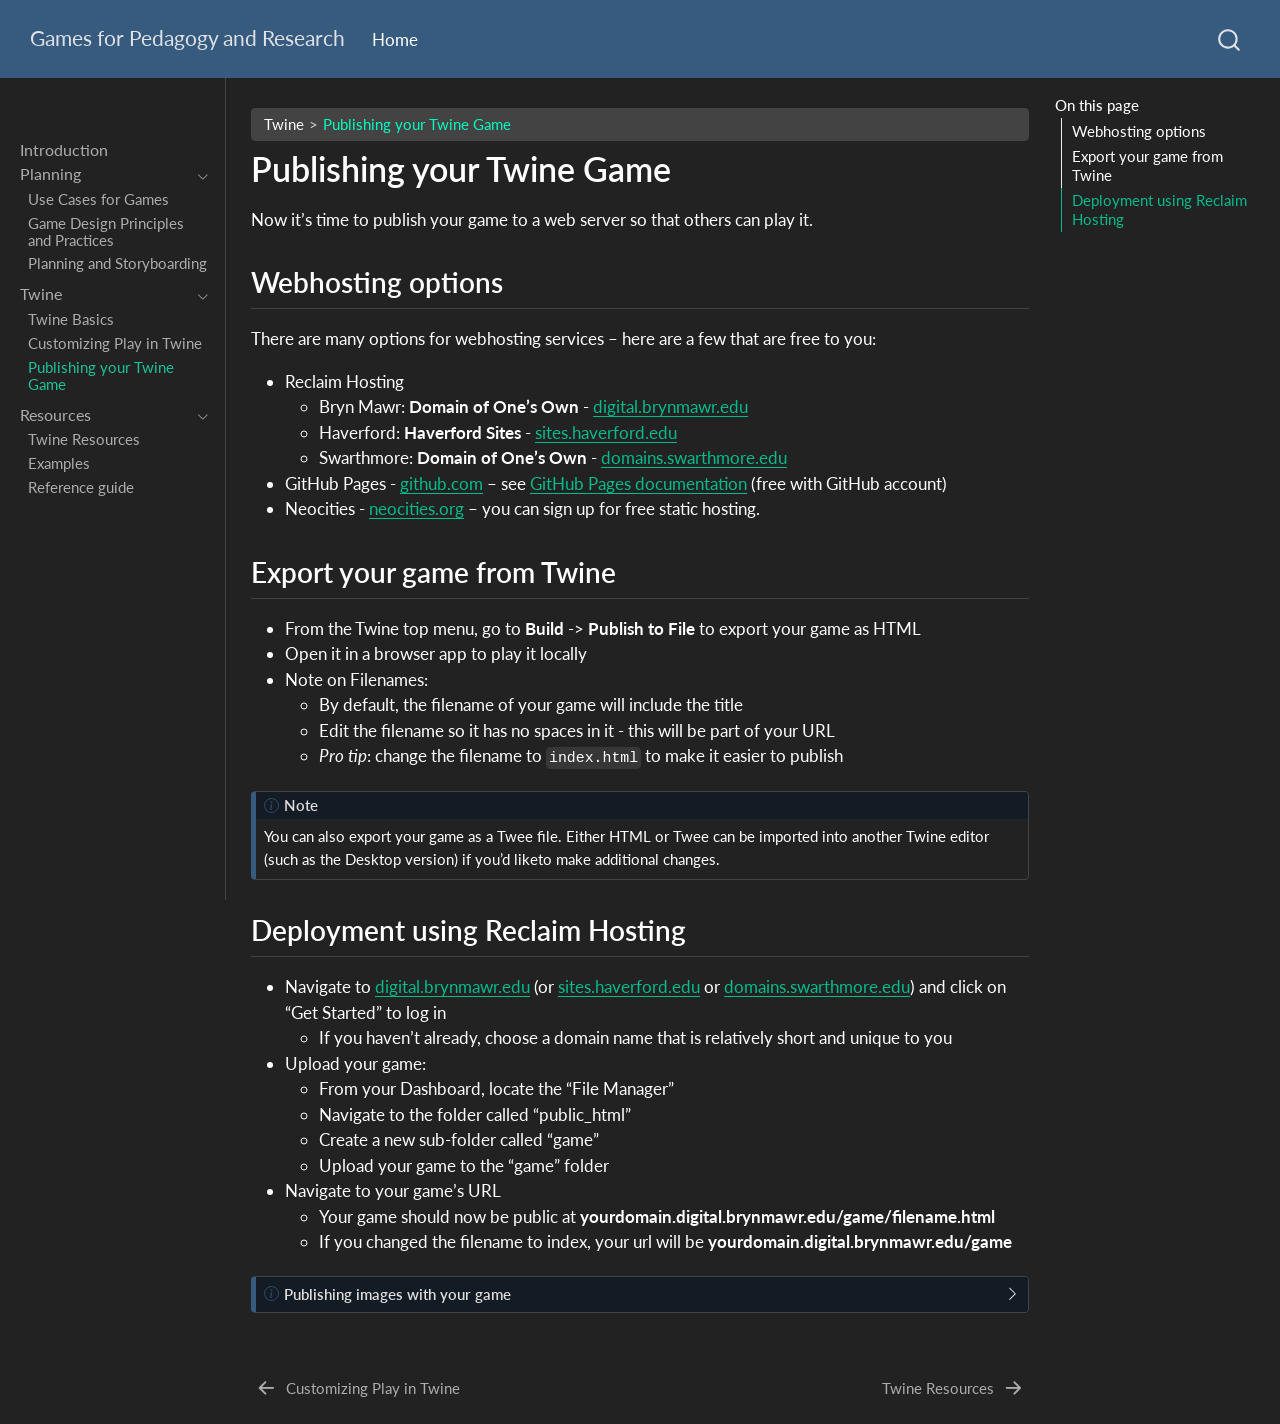
<file: sections/publishing.html>
<!DOCTYPE html>
<html xmlns="http://www.w3.org/1999/xhtml" lang="en" xml:lang="en"><head>

<meta charset="utf-8">
<meta name="generator" content="quarto-1.9.37">

<meta name="viewport" content="width=device-width, initial-scale=1.0, user-scalable=yes">


<title>Publishing your Twine Game – Games for Pedagogy and Research</title>
<style>
/* Default styles provided by pandoc.
** See https://pandoc.org/MANUAL.html#variables-for-html for config info.
*/
code{white-space: pre-wrap;}
span.smallcaps{font-variant: small-caps;}
div.columns{display: flex; gap: min(4vw, 1.5em);}
div.column{flex: auto; overflow-x: auto;}
div.hanging-indent{margin-left: 1.5em; text-indent: -1.5em;}
ul.task-list{list-style: none;}
ul.task-list li input[type="checkbox"] {
  width: 0.8em;
  margin: 0 0.8em 0.2em -1em; /* quarto-specific, see https://github.com/quarto-dev/quarto-cli/issues/4556 */ 
  vertical-align: middle;
}
</style>


<script src="../site_libs/quarto-nav/quarto-nav.js"></script>
<script src="../site_libs/quarto-nav/headroom.min.js"></script>
<script src="../site_libs/clipboard/clipboard.min.js"></script>
<script src="../site_libs/quarto-search/autocomplete.umd.js"></script>
<script src="../site_libs/quarto-search/fuse.min.js"></script>
<script src="../site_libs/quarto-search/quarto-search.js"></script>
<meta name="quarto:offset" content="../">
<link href="../sections/twine-resources.html" rel="next">
<link href="../sections/twine-how-to.html" rel="prev">
<script src="../site_libs/quarto-html/quarto.js" type="module"></script>
<script src="../site_libs/quarto-html/tabsets/tabsets.js" type="module"></script>
<script src="../site_libs/quarto-html/popper.min.js"></script>
<script src="../site_libs/quarto-html/tippy.umd.min.js"></script>
<script src="../site_libs/quarto-html/anchor.min.js"></script>
<link href="../site_libs/quarto-html/tippy.css" rel="stylesheet">
<link href="../site_libs/quarto-html/quarto-syntax-highlighting-dark-d0ae9245876894da5ac7e18953ecc5cc.css" rel="stylesheet" id="quarto-text-highlighting-styles">
<script src="../site_libs/bootstrap/bootstrap.min.js"></script>
<link href="../site_libs/bootstrap/bootstrap-icons.css" rel="stylesheet">
<link href="../site_libs/bootstrap/bootstrap-4f5f7c5f3f76352cd1107a7e88bc030f.min.css" rel="stylesheet" append-hash="true" id="quarto-bootstrap" data-mode="dark">
<script id="quarto-search-options" type="application/json">{
  "location": "navbar",
  "copy-button": false,
  "collapse-after": 3,
  "panel-placement": "end",
  "type": "overlay",
  "limit": 50,
  "keyboard-shortcut": [
    "f",
    "/",
    "s"
  ],
  "show-item-context": false,
  "language": {
    "search-no-results-text": "No results",
    "search-matching-documents-text": "matching documents",
    "search-copy-link-title": "Copy link to search",
    "search-hide-matches-text": "Hide additional matches",
    "search-more-match-text": "more match in this document",
    "search-more-matches-text": "more matches in this document",
    "search-clear-button-title": "Clear",
    "search-text-placeholder": "",
    "search-detached-cancel-button-title": "Cancel",
    "search-submit-button-title": "Submit",
    "search-label": "Search"
  }
}</script>


<link rel="stylesheet" href="../styles.css">
</head>

<body class="nav-sidebar docked nav-fixed quarto-light">

<div id="quarto-search-results"></div>
  <header id="quarto-header" class="headroom fixed-top">
    <nav class="navbar navbar-expand-lg " data-bs-theme="dark">
      <div class="navbar-container container-fluid">
      <div class="navbar-brand-container mx-auto">
    <a class="navbar-brand" href="../index.html">
    <span class="navbar-title">Games for Pedagogy and Research</span>
    </a>
  </div>
            <div id="quarto-search" class="" title="Search"></div>
          <button class="navbar-toggler" type="button" data-bs-toggle="collapse" data-bs-target="#navbarCollapse" aria-controls="navbarCollapse" role="menu" aria-expanded="false" aria-label="Toggle navigation" onclick="if (window.quartoToggleHeadroom) { window.quartoToggleHeadroom(); }">
  <span class="navbar-toggler-icon"></span>
</button>
          <div class="collapse navbar-collapse" id="navbarCollapse">
            <ul class="navbar-nav navbar-nav-scroll me-auto">
  <li class="nav-item">
    <a class="nav-link active" href="../index.html" aria-current="page"> 
<span class="menu-text">Home</span></a>
  </li>  
</ul>
          </div> <!-- /navcollapse -->
            <div class="quarto-navbar-tools">
</div>
      </div> <!-- /container-fluid -->
    </nav>
  <nav class="quarto-secondary-nav">
    <div class="container-fluid d-flex">
      <button type="button" class="quarto-btn-toggle btn" data-bs-toggle="collapse" role="button" data-bs-target=".quarto-sidebar-collapse-item" aria-controls="quarto-sidebar" aria-expanded="false" aria-label="Toggle sidebar navigation" onclick="if (window.quartoToggleHeadroom) { window.quartoToggleHeadroom(); }">
        <i class="bi bi-layout-text-sidebar-reverse"></i>
      </button>
        <nav class="quarto-page-breadcrumbs" aria-label="breadcrumb"><ol class="breadcrumb"><li class="breadcrumb-item"><a href="../sections/twine-basics.html">Twine</a></li><li class="breadcrumb-item"><a href="../sections/publishing.html">Publishing your Twine Game</a></li></ol></nav>
        <a class="flex-grow-1" role="navigation" data-bs-toggle="collapse" data-bs-target=".quarto-sidebar-collapse-item" aria-controls="quarto-sidebar" aria-expanded="false" aria-label="Toggle sidebar navigation" onclick="if (window.quartoToggleHeadroom) { window.quartoToggleHeadroom(); }">      
        </a>
      <button type="button" class="btn quarto-search-button" aria-label="Search" onclick="window.quartoOpenSearch();">
        <i class="bi bi-search"></i>
      </button>
    </div>
  </nav>
</header>
<!-- content -->
<div id="quarto-content" class="quarto-container page-columns page-rows-contents page-layout-article page-navbar">
<!-- sidebar -->
  <nav id="quarto-sidebar" class="sidebar collapse collapse-horizontal quarto-sidebar-collapse-item sidebar-navigation docked overflow-auto">
        <div class="mt-2 flex-shrink-0 align-items-center">
        <div class="sidebar-search">
        <div id="quarto-search" class="" title="Search"></div>
        </div>
        </div>
    <div class="sidebar-menu-container"> 
    <ul class="list-unstyled mt-1">
        <li class="sidebar-item">
  <div class="sidebar-item-container"> 
  <a href="../index.html" class="sidebar-item-text sidebar-link">
 <span class="menu-text">Introduction</span></a>
  </div>
</li>
        <li class="sidebar-item sidebar-item-section">
      <div class="sidebar-item-container"> 
            <a class="sidebar-item-text sidebar-link text-start" data-bs-toggle="collapse" data-bs-target="#quarto-sidebar-section-1" role="navigation" aria-expanded="true">
 <span class="menu-text">Planning</span></a>
          <a class="sidebar-item-toggle text-start" data-bs-toggle="collapse" data-bs-target="#quarto-sidebar-section-1" role="navigation" aria-expanded="true" aria-label="Toggle section">
            <i class="bi bi-chevron-right ms-2"></i>
          </a> 
      </div>
      <ul id="quarto-sidebar-section-1" class="collapse list-unstyled sidebar-section depth1 show">  
          <li class="sidebar-item">
  <div class="sidebar-item-container"> 
  <a href="../sections/pedagogy.html" class="sidebar-item-text sidebar-link">
 <span class="menu-text">Use Cases for Games</span></a>
  </div>
</li>
          <li class="sidebar-item">
  <div class="sidebar-item-container"> 
  <a href="../sections/design.html" class="sidebar-item-text sidebar-link">
 <span class="menu-text">Game Design Principles and Practices</span></a>
  </div>
</li>
          <li class="sidebar-item">
  <div class="sidebar-item-container"> 
  <a href="../sections/storyboarding.html" class="sidebar-item-text sidebar-link">
 <span class="menu-text">Planning and Storyboarding</span></a>
  </div>
</li>
      </ul>
  </li>
        <li class="sidebar-item sidebar-item-section">
      <div class="sidebar-item-container"> 
            <a class="sidebar-item-text sidebar-link text-start" data-bs-toggle="collapse" data-bs-target="#quarto-sidebar-section-2" role="navigation" aria-expanded="true">
 <span class="menu-text">Twine</span></a>
          <a class="sidebar-item-toggle text-start" data-bs-toggle="collapse" data-bs-target="#quarto-sidebar-section-2" role="navigation" aria-expanded="true" aria-label="Toggle section">
            <i class="bi bi-chevron-right ms-2"></i>
          </a> 
      </div>
      <ul id="quarto-sidebar-section-2" class="collapse list-unstyled sidebar-section depth1 show">  
          <li class="sidebar-item">
  <div class="sidebar-item-container"> 
  <a href="../sections/twine-basics.html" class="sidebar-item-text sidebar-link">
 <span class="menu-text">Twine Basics</span></a>
  </div>
</li>
          <li class="sidebar-item">
  <div class="sidebar-item-container"> 
  <a href="../sections/twine-how-to.html" class="sidebar-item-text sidebar-link">
 <span class="menu-text">Customizing Play in Twine</span></a>
  </div>
</li>
          <li class="sidebar-item">
  <div class="sidebar-item-container"> 
  <a href="../sections/publishing.html" class="sidebar-item-text sidebar-link active">
 <span class="menu-text">Publishing your Twine Game</span></a>
  </div>
</li>
      </ul>
  </li>
        <li class="sidebar-item sidebar-item-section">
      <div class="sidebar-item-container"> 
            <a class="sidebar-item-text sidebar-link text-start" data-bs-toggle="collapse" data-bs-target="#quarto-sidebar-section-3" role="navigation" aria-expanded="true">
 <span class="menu-text">Resources</span></a>
          <a class="sidebar-item-toggle text-start" data-bs-toggle="collapse" data-bs-target="#quarto-sidebar-section-3" role="navigation" aria-expanded="true" aria-label="Toggle section">
            <i class="bi bi-chevron-right ms-2"></i>
          </a> 
      </div>
      <ul id="quarto-sidebar-section-3" class="collapse list-unstyled sidebar-section depth1 show">  
          <li class="sidebar-item">
  <div class="sidebar-item-container"> 
  <a href="../sections/twine-resources.html" class="sidebar-item-text sidebar-link">
 <span class="menu-text">Twine Resources</span></a>
  </div>
</li>
          <li class="sidebar-item">
  <div class="sidebar-item-container"> 
  <a href="../sections/examples.html" class="sidebar-item-text sidebar-link">
 <span class="menu-text">Examples</span></a>
  </div>
</li>
          <li class="sidebar-item">
  <div class="sidebar-item-container"> 
  <a href="../sections/vocabulary.html" class="sidebar-item-text sidebar-link">
 <span class="menu-text">Reference guide</span></a>
  </div>
</li>
      </ul>
  </li>
    </ul>
    </div>
</nav>
<div id="quarto-sidebar-glass" class="quarto-sidebar-collapse-item" data-bs-toggle="collapse" data-bs-target=".quarto-sidebar-collapse-item"></div>
<!-- margin-sidebar -->
    <div id="quarto-margin-sidebar" class="sidebar margin-sidebar">
        <nav id="TOC" role="doc-toc" class="toc-active">
    <h2 id="toc-title">On this page</h2>
   
  <ul>
  <li><a href="#webhosting-options" id="toc-webhosting-options" class="nav-link active" data-scroll-target="#webhosting-options">Webhosting options</a></li>
  <li><a href="#export-your-game-from-twine" id="toc-export-your-game-from-twine" class="nav-link" data-scroll-target="#export-your-game-from-twine">Export your game from Twine</a></li>
  <li><a href="#deployment-using-reclaim-hosting" id="toc-deployment-using-reclaim-hosting" class="nav-link" data-scroll-target="#deployment-using-reclaim-hosting">Deployment using Reclaim Hosting</a></li>
  </ul>
</nav>
    </div>
<!-- main -->
<main class="content" id="quarto-document-content">

<header id="title-block-header" class="quarto-title-block default"><nav class="quarto-page-breadcrumbs quarto-title-breadcrumbs d-none d-lg-block" aria-label="breadcrumb"><ol class="breadcrumb"><li class="breadcrumb-item"><a href="../sections/twine-basics.html">Twine</a></li><li class="breadcrumb-item"><a href="../sections/publishing.html">Publishing your Twine Game</a></li></ol></nav>
<div class="quarto-title">
<h1 class="title">Publishing your Twine Game</h1>
</div>



<div class="quarto-title-meta">

    
  
    
  </div>
  


</header>


<p>Now it’s time to publish your game to a web server so that others can play it.</p>
<section id="webhosting-options" class="level2">
<h2 class="anchored" data-anchor-id="webhosting-options">Webhosting options</h2>
<p>There are many options for webhosting services – here are a few that are free to you:</p>
<ul>
<li>Reclaim Hosting
<ul>
<li>Bryn Mawr: <strong>Domain of One’s Own</strong> - <a href="https://digital.brynmawr.edu/">digital.brynmawr.edu</a></li>
<li>Haverford: <strong>Haverford Sites</strong> - <a href="https://sites.haverford.edu/">sites.haverford.edu</a></li>
<li>Swarthmore: <strong>Domain of One’s Own</strong> - <a href="https://domains.swarthmore.edu/">domains.swarthmore.edu</a></li>
</ul></li>
<li>GitHub Pages - <a href="https://github.com/">github.com</a> – see <a href="https://docs.github.com/en/pages">GitHub Pages documentation</a> (free with GitHub account)</li>
<li>Neocities - <a href="https://neocities.org/">neocities.org</a> – you can sign up for free static hosting.</li>
</ul>
</section>
<section id="export-your-game-from-twine" class="level2">
<h2 class="anchored" data-anchor-id="export-your-game-from-twine">Export your game from Twine</h2>
<ul>
<li>From the Twine top menu, go to <strong>Build</strong> -&gt; <strong>Publish to File</strong> to export your game as HTML</li>
<li>Open it in a browser app to play it locally</li>
<li>Note on Filenames:
<ul>
<li>By default, the filename of your game will include the title</li>
<li>Edit the filename so it has no spaces in it - this will be part of your URL</li>
<li><em>Pro tip</em>: change the filename to <code>index.html</code> to make it easier to publish</li>
</ul></li>
</ul>
<div class="callout callout-style-default callout-note callout-titled">
<div class="callout-header d-flex align-content-center">
<div class="callout-icon-container">
<i class="callout-icon"></i>
</div>
<div class="callout-title-container flex-fill">
Note
</div>
</div>
<div class="callout-body-container callout-body">
<p>You can also export your game as a Twee file. Either HTML or Twee can be imported into another Twine editor (such as the Desktop version) if you’d liketo make additional changes.</p>
</div>
</div>
</section>
<section id="deployment-using-reclaim-hosting" class="level2">
<h2 class="anchored" data-anchor-id="deployment-using-reclaim-hosting">Deployment using Reclaim Hosting</h2>
<ul>
<li>Navigate to <a href="https://digital.brynmawr.edu/">digital.brynmawr.edu</a> (or <a href="https://sites.haverford.edu/">sites.haverford.edu</a> or <a href="https://domains.swarthmore.edu/">domains.swarthmore.edu</a>) and click on “Get Started” to log in
<ul>
<li>If you haven’t already, choose a domain name that is relatively short and unique to you</li>
</ul></li>
<li>Upload your game:
<ul>
<li>From your Dashboard, locate the “File Manager”</li>
<li>Navigate to the folder called “public_html”</li>
<li>Create a new sub-folder called “game”</li>
<li>Upload your game to the “game” folder</li>
</ul></li>
<li>Navigate to your game’s URL
<ul>
<li>Your game should now be public at <strong>yourdomain.digital.brynmawr.edu/game/filename.html</strong></li>
<li>If you changed the filename to index, your url will be <strong>yourdomain.digital.brynmawr.edu/game</strong></li>
</ul></li>
</ul>
<div class="callout callout-style-default callout-note callout-titled">
<div class="callout-header d-flex align-content-center collapsed" data-bs-toggle="collapse" data-bs-target=".callout-2-contents" aria-controls="callout-2" aria-expanded="false" aria-label="Toggle callout">
<div class="callout-icon-container">
<i class="callout-icon"></i>
</div>
<div class="callout-title-container flex-fill">
<span class="screen-reader-only">Note</span>Publishing images with your game
</div>
<div class="callout-btn-toggle d-inline-block border-0 py-1 ps-1 pe-0 float-end"><i class="callout-toggle"></i></div>
</div>
<div id="callout-2" class="callout-2-contents callout-collapse collapse">
<div class="callout-body-container callout-body">
<p>When you are uploading your game to a server, you can also upload media files such as images to the same folder.</p>
<ul>
<li>For best results, change the filename to something brief and URL-safe (“myphoto.jpg”).</li>
<li>Once you have published those images, you can use their URL (e.g.&nbsp;“https://yourdomain.digital.brynmawr.edu/game/myphoto.jpg”) as the source attribute <code>src="imageurl.jpg"</code> in your <code>&lt;img&gt;</code> element.</li>
<li>You can also use relative URLs within your game (<code>&lt;img src="myphoto.jpg"&gt;</code> for media that is in the same folder as your image.</li>
<li>You may wish to create a zip file that includes your game and all its media to simplify the upload process.</li>
</ul>
<p>See <a href="twine-how-to.html">customizing</a> for details on how to embed images in Twine.</p>
</div>
</div>
</div>


</section>

</main> <!-- /main -->
<script id="quarto-html-after-body" type="application/javascript">
  window.document.addEventListener("DOMContentLoaded", function (event) {
    const icon = "";
    const anchorJS = new window.AnchorJS();
    anchorJS.options = {
      placement: 'right',
      icon: icon
    };
    anchorJS.add('.anchored');
    const isCodeAnnotation = (el) => {
      for (const clz of el.classList) {
        if (clz.startsWith('code-annotation-')) {                     
          return true;
        }
      }
      return false;
    }
    const onCopySuccess = function(e) {
      // button target
      const button = e.trigger;
      // don't keep focus
      button.blur();
      // flash "checked"
      button.classList.add('code-copy-button-checked');
      var currentTitle = button.getAttribute("title");
      button.setAttribute("title", "Copied!");
      let tooltip;
      if (window.bootstrap) {
        button.setAttribute("data-bs-toggle", "tooltip");
        button.setAttribute("data-bs-placement", "left");
        button.setAttribute("data-bs-title", "Copied!");
        tooltip = new bootstrap.Tooltip(button, 
          { trigger: "manual", 
            customClass: "code-copy-button-tooltip",
            offset: [0, -8]});
        tooltip.show();    
      }
      setTimeout(function() {
        if (tooltip) {
          tooltip.hide();
          button.removeAttribute("data-bs-title");
          button.removeAttribute("data-bs-toggle");
          button.removeAttribute("data-bs-placement");
        }
        button.setAttribute("title", currentTitle);
        button.classList.remove('code-copy-button-checked');
      }, 1000);
      // clear code selection
      e.clearSelection();
    }
    const getTextToCopy = function(trigger) {
      const outerScaffold = trigger.parentElement.cloneNode(true);
      const codeEl = outerScaffold.querySelector('code');
      for (const childEl of codeEl.children) {
        if (isCodeAnnotation(childEl)) {
          childEl.remove();
        }
      }
      return codeEl.innerText;
    }
    const clipboard = new window.ClipboardJS('.code-copy-button:not([data-in-quarto-modal])', {
      text: getTextToCopy
    });
    clipboard.on('success', onCopySuccess);
    if (window.document.getElementById('quarto-embedded-source-code-modal')) {
      const clipboardModal = new window.ClipboardJS('.code-copy-button[data-in-quarto-modal]', {
        text: getTextToCopy,
        container: window.document.getElementById('quarto-embedded-source-code-modal')
      });
      clipboardModal.on('success', onCopySuccess);
    }
      var localhostRegex = new RegExp(/^(?:http|https):\/\/localhost\:?[0-9]*\//);
      var mailtoRegex = new RegExp(/^mailto:/);
        var filterRegex = new RegExp("https:\/\/tri-cods\.github\.io\/Learning-Games-and-Game-building\/");
      var isInternal = (href) => {
          return filterRegex.test(href) || localhostRegex.test(href) || mailtoRegex.test(href);
      }
      // Inspect non-navigation links and adorn them if external
     var links = window.document.querySelectorAll('a[href]:not(.nav-link):not(.navbar-brand):not(.toc-action):not(.sidebar-link):not(.sidebar-item-toggle):not(.pagination-link):not(.no-external):not([aria-hidden]):not(.dropdown-item):not(.quarto-navigation-tool):not(.about-link)');
      for (var i=0; i<links.length; i++) {
        const link = links[i];
        if (!isInternal(link.href)) {
          // undo the damage that might have been done by quarto-nav.js in the case of
          // links that we want to consider external
          if (link.dataset.originalHref !== undefined) {
            link.href = link.dataset.originalHref;
          }
        }
      }
    function tippyHover(el, contentFn, onTriggerFn, onUntriggerFn) {
      const config = {
        allowHTML: true,
        maxWidth: 500,
        delay: 100,
        arrow: false,
        appendTo: function(el) {
            return el.parentElement;
        },
        interactive: true,
        interactiveBorder: 10,
        theme: 'quarto',
        placement: 'bottom-start',
      };
      if (contentFn) {
        config.content = contentFn;
      }
      if (onTriggerFn) {
        config.onTrigger = onTriggerFn;
      }
      if (onUntriggerFn) {
        config.onUntrigger = onUntriggerFn;
      }
      window.tippy(el, config); 
    }
    const noterefs = window.document.querySelectorAll('a[role="doc-noteref"]');
    for (var i=0; i<noterefs.length; i++) {
      const ref = noterefs[i];
      tippyHover(ref, function() {
        // use id or data attribute instead here
        let href = ref.getAttribute('data-footnote-href') || ref.getAttribute('href');
        try { href = new URL(href).hash; } catch {}
        const id = href.replace(/^#\/?/, "");
        const note = window.document.getElementById(id);
        if (note) {
          return note.innerHTML;
        } else {
          return "";
        }
      });
    }
    const xrefs = window.document.querySelectorAll('a.quarto-xref');
    const processXRef = (id, note) => {
      // Strip column container classes
      const stripColumnClz = (el) => {
        el.classList.remove("page-full", "page-columns");
        if (el.children) {
          for (const child of el.children) {
            stripColumnClz(child);
          }
        }
      }
      stripColumnClz(note)
      if (id === null || id.startsWith('sec-')) {
        // Special case sections, only their first couple elements
        const container = document.createElement("div");
        if (note.children && note.children.length > 2) {
          container.appendChild(note.children[0].cloneNode(true));
          for (let i = 1; i < note.children.length; i++) {
            const child = note.children[i];
            if (child.tagName === "P" && child.innerText === "") {
              continue;
            } else {
              container.appendChild(child.cloneNode(true));
              break;
            }
          }
          if (window.Quarto?.typesetMath) {
            window.Quarto.typesetMath(container);
          }
          return container.innerHTML
        } else {
          if (window.Quarto?.typesetMath) {
            window.Quarto.typesetMath(note);
          }
          return note.innerHTML;
        }
      } else {
        // Remove any anchor links if they are present
        const anchorLink = note.querySelector('a.anchorjs-link');
        if (anchorLink) {
          anchorLink.remove();
        }
        if (window.Quarto?.typesetMath) {
          window.Quarto.typesetMath(note);
        }
        if (note.classList.contains("callout")) {
          return note.outerHTML;
        } else {
          return note.innerHTML;
        }
      }
    }
    for (var i=0; i<xrefs.length; i++) {
      const xref = xrefs[i];
      tippyHover(xref, undefined, function(instance) {
        instance.disable();
        let url = xref.getAttribute('href');
        let hash = undefined; 
        if (url.startsWith('#')) {
          hash = url;
        } else {
          try { hash = new URL(url).hash; } catch {}
        }
        if (hash) {
          const id = hash.replace(/^#\/?/, "");
          const note = window.document.getElementById(id);
          if (note !== null) {
            try {
              const html = processXRef(id, note.cloneNode(true));
              instance.setContent(html);
            } finally {
              instance.enable();
              instance.show();
            }
          } else {
            // See if we can fetch this
            fetch(url.split('#')[0])
            .then(res => res.text())
            .then(html => {
              const parser = new DOMParser();
              const htmlDoc = parser.parseFromString(html, "text/html");
              const note = htmlDoc.getElementById(id);
              if (note !== null) {
                const html = processXRef(id, note);
                instance.setContent(html);
              } 
            }).finally(() => {
              instance.enable();
              instance.show();
            });
          }
        } else {
          // See if we can fetch a full url (with no hash to target)
          // This is a special case and we should probably do some content thinning / targeting
          fetch(url)
          .then(res => res.text())
          .then(html => {
            const parser = new DOMParser();
            const htmlDoc = parser.parseFromString(html, "text/html");
            const note = htmlDoc.querySelector('main.content');
            if (note !== null) {
              // This should only happen for chapter cross references
              // (since there is no id in the URL)
              // remove the first header
              if (note.children.length > 0 && note.children[0].tagName === "HEADER") {
                note.children[0].remove();
              }
              const html = processXRef(null, note);
              instance.setContent(html);
            } 
          }).finally(() => {
            instance.enable();
            instance.show();
          });
        }
      }, function(instance) {
      });
    }
        let selectedAnnoteEl;
        const selectorForAnnotation = ( cell, annotation) => {
          let cellAttr = 'data-code-cell="' + cell + '"';
          let lineAttr = 'data-code-annotation="' +  annotation + '"';
          const selector = 'span[' + cellAttr + '][' + lineAttr + ']';
          return selector;
        }
        const selectCodeLines = (annoteEl) => {
          const doc = window.document;
          const targetCell = annoteEl.getAttribute("data-target-cell");
          const targetAnnotation = annoteEl.getAttribute("data-target-annotation");
          const annoteSpan = window.document.querySelector(selectorForAnnotation(targetCell, targetAnnotation));
          const lines = annoteSpan.getAttribute("data-code-lines").split(",");
          const lineIds = lines.map((line) => {
            return targetCell + "-" + line;
          })
          let top = null;
          let height = null;
          let parent = null;
          if (lineIds.length > 0) {
              //compute the position of the single el (top and bottom and make a div)
              const el = window.document.getElementById(lineIds[0]);
              top = el.offsetTop;
              height = el.offsetHeight;
              parent = el.parentElement.parentElement;
            if (lineIds.length > 1) {
              const lastEl = window.document.getElementById(lineIds[lineIds.length - 1]);
              const bottom = lastEl.offsetTop + lastEl.offsetHeight;
              height = bottom - top;
            }
            if (top !== null && height !== null && parent !== null) {
              // cook up a div (if necessary) and position it 
              let div = window.document.getElementById("code-annotation-line-highlight");
              if (div === null) {
                div = window.document.createElement("div");
                div.setAttribute("id", "code-annotation-line-highlight");
                div.style.position = 'absolute';
                parent.appendChild(div);
              }
              div.style.top = top - 2 + "px";
              div.style.height = height + 4 + "px";
              div.style.left = 0;
              let gutterDiv = window.document.getElementById("code-annotation-line-highlight-gutter");
              if (gutterDiv === null) {
                gutterDiv = window.document.createElement("div");
                gutterDiv.setAttribute("id", "code-annotation-line-highlight-gutter");
                gutterDiv.style.position = 'absolute';
                const codeCell = window.document.getElementById(targetCell);
                const gutter = codeCell.querySelector('.code-annotation-gutter');
                gutter.appendChild(gutterDiv);
              }
              gutterDiv.style.top = top - 2 + "px";
              gutterDiv.style.height = height + 4 + "px";
            }
            selectedAnnoteEl = annoteEl;
          }
        };
        const unselectCodeLines = () => {
          const elementsIds = ["code-annotation-line-highlight", "code-annotation-line-highlight-gutter"];
          elementsIds.forEach((elId) => {
            const div = window.document.getElementById(elId);
            if (div) {
              div.remove();
            }
          });
          selectedAnnoteEl = undefined;
        };
          // Handle positioning of the toggle
      window.addEventListener(
        "resize",
        throttle(() => {
          elRect = undefined;
          if (selectedAnnoteEl) {
            selectCodeLines(selectedAnnoteEl);
          }
        }, 10)
      );
      function throttle(fn, ms) {
      let throttle = false;
      let timer;
        return (...args) => {
          if(!throttle) { // first call gets through
              fn.apply(this, args);
              throttle = true;
          } else { // all the others get throttled
              if(timer) clearTimeout(timer); // cancel #2
              timer = setTimeout(() => {
                fn.apply(this, args);
                timer = throttle = false;
              }, ms);
          }
        };
      }
        // Attach click handler to the DT
        const annoteDls = window.document.querySelectorAll('dt[data-target-cell]');
        for (const annoteDlNode of annoteDls) {
          annoteDlNode.addEventListener('click', (event) => {
            const clickedEl = event.target;
            if (clickedEl !== selectedAnnoteEl) {
              unselectCodeLines();
              const activeEl = window.document.querySelector('dt[data-target-cell].code-annotation-active');
              if (activeEl) {
                activeEl.classList.remove('code-annotation-active');
              }
              selectCodeLines(clickedEl);
              clickedEl.classList.add('code-annotation-active');
            } else {
              // Unselect the line
              unselectCodeLines();
              clickedEl.classList.remove('code-annotation-active');
            }
          });
        }
    const findCites = (el) => {
      const parentEl = el.parentElement;
      if (parentEl) {
        const cites = parentEl.dataset.cites;
        if (cites) {
          return {
            el,
            cites: cites.split(' ')
          };
        } else {
          return findCites(el.parentElement)
        }
      } else {
        return undefined;
      }
    };
    var bibliorefs = window.document.querySelectorAll('a[role="doc-biblioref"]');
    for (var i=0; i<bibliorefs.length; i++) {
      const ref = bibliorefs[i];
      const citeInfo = findCites(ref);
      if (citeInfo) {
        tippyHover(citeInfo.el, function() {
          var popup = window.document.createElement('div');
          citeInfo.cites.forEach(function(cite) {
            var citeDiv = window.document.createElement('div');
            citeDiv.classList.add('hanging-indent');
            citeDiv.classList.add('csl-entry');
            var biblioDiv = window.document.getElementById('ref-' + cite);
            if (biblioDiv) {
              citeDiv.innerHTML = biblioDiv.innerHTML;
            }
            popup.appendChild(citeDiv);
          });
          return popup.innerHTML;
        });
      }
    }
  });
  </script>
<nav class="page-navigation">
  <div class="nav-page nav-page-previous">
      <a href="../sections/twine-how-to.html" class="pagination-link" aria-label="Customizing Play in Twine">
        <i class="bi bi-arrow-left-short"></i> <span class="nav-page-text">Customizing Play in Twine</span>
      </a>          
  </div>
  <div class="nav-page nav-page-next">
      <a href="../sections/twine-resources.html" class="pagination-link" aria-label="Twine Resources">
        <span class="nav-page-text">Twine Resources</span> <i class="bi bi-arrow-right-short"></i>
      </a>
  </div>
</nav>
</div> <!-- /content -->




</body></html>
</file>
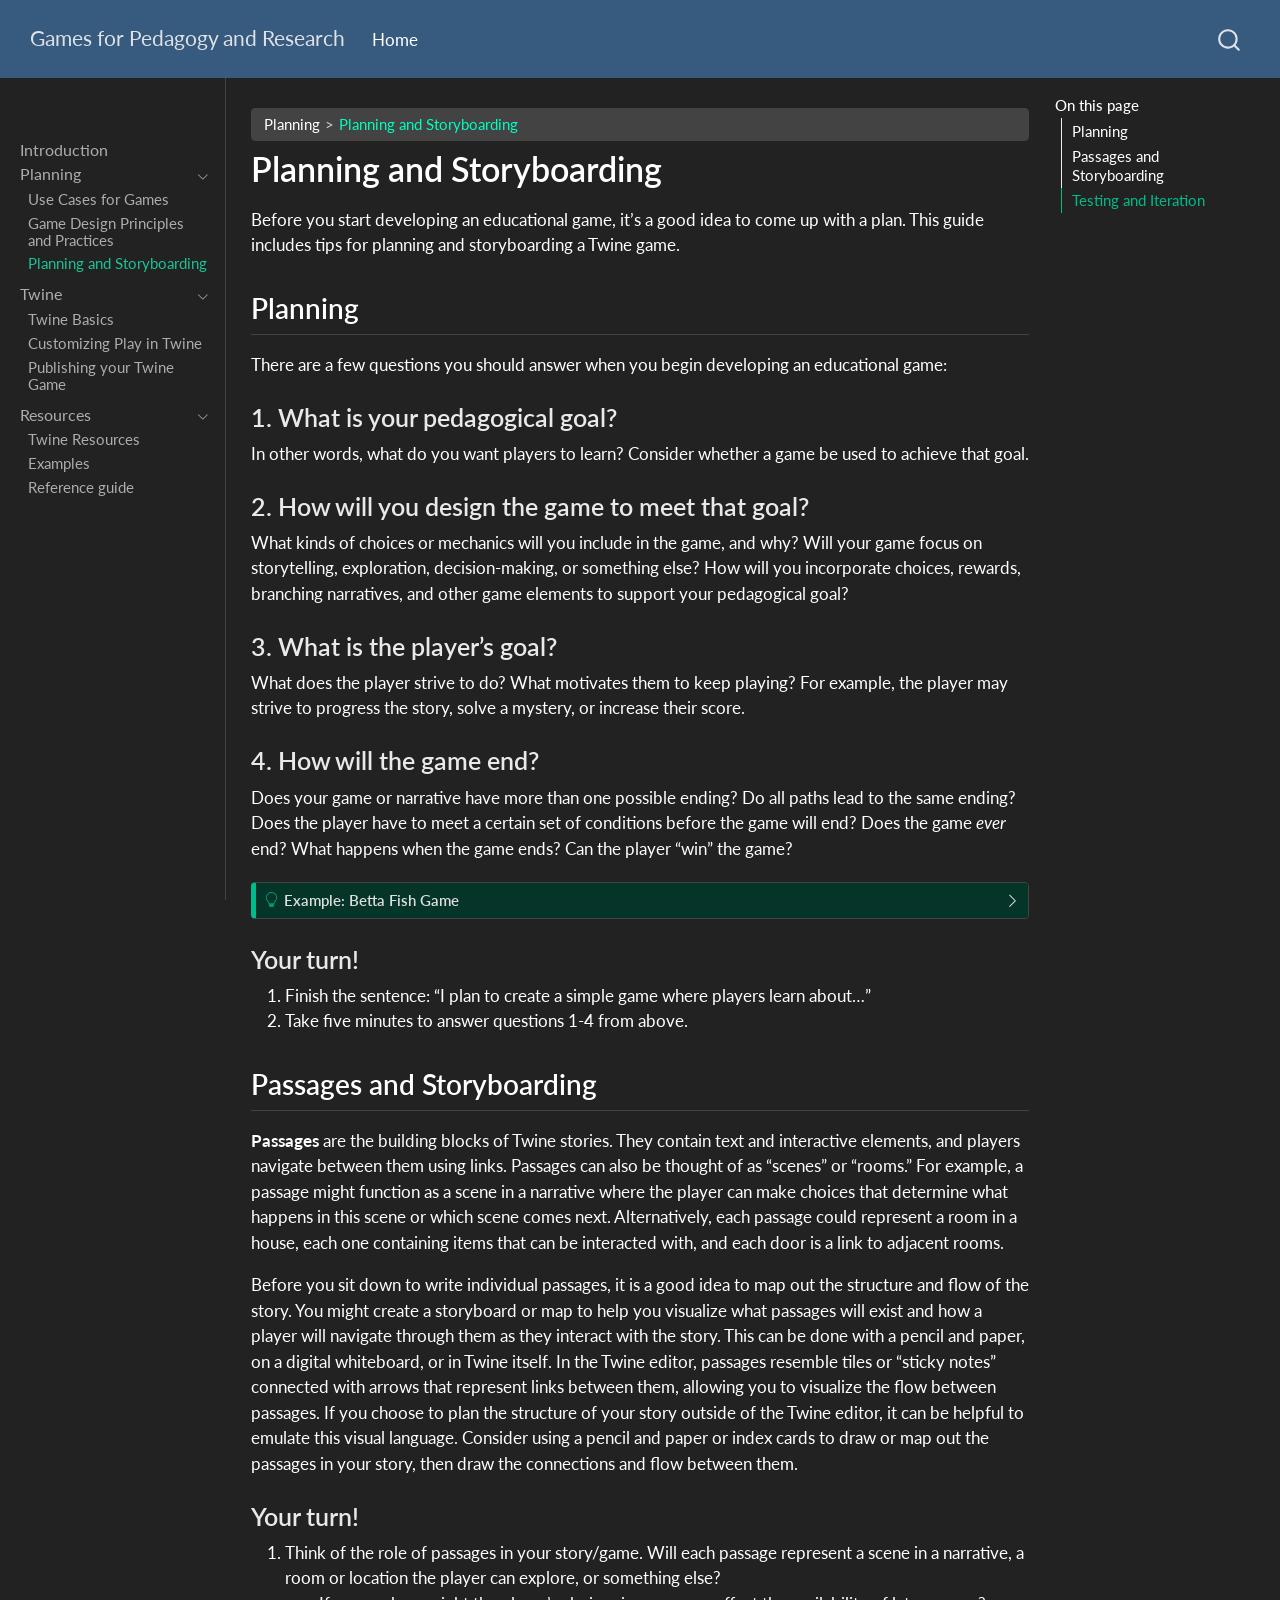
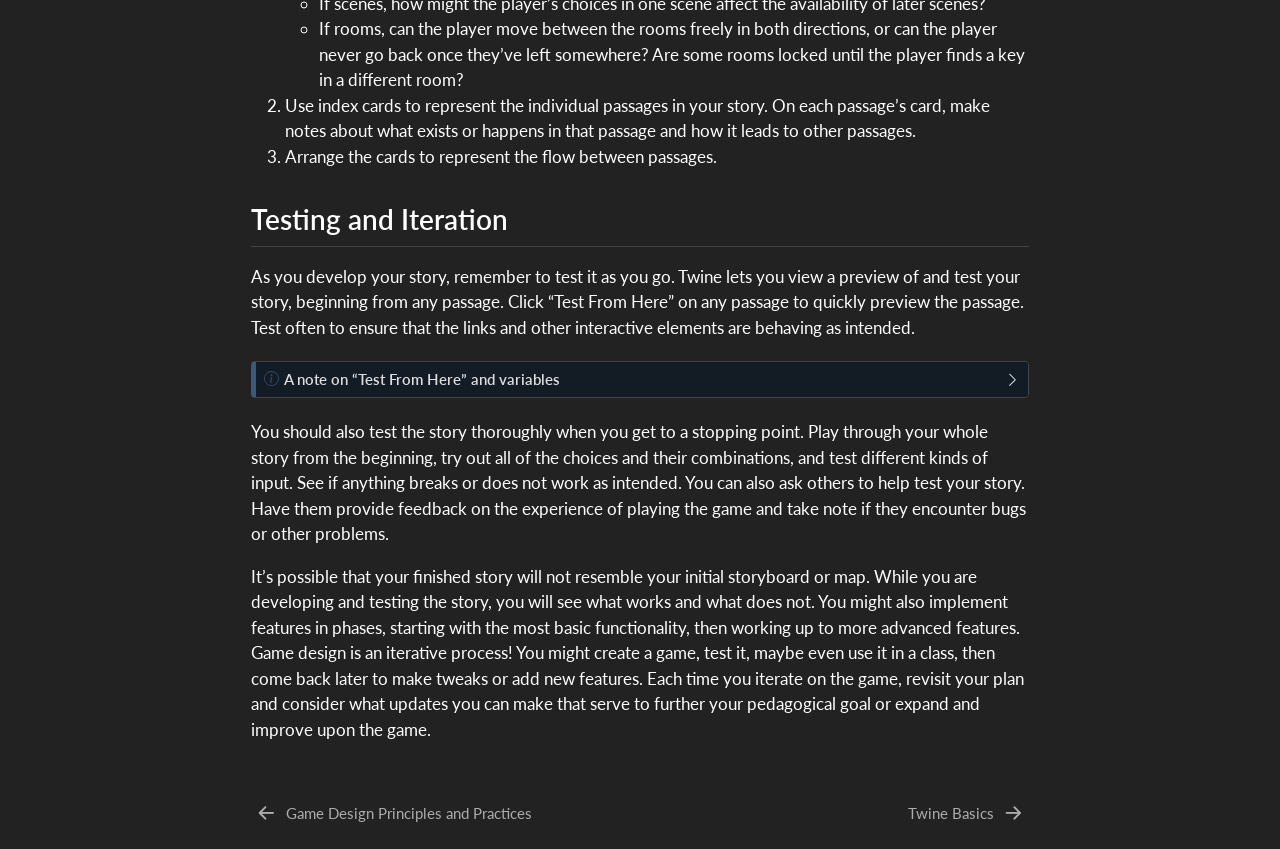
<file: sections/storyboarding.html>
<!DOCTYPE html>
<html xmlns="http://www.w3.org/1999/xhtml" lang="en" xml:lang="en"><head>

<meta charset="utf-8">
<meta name="generator" content="quarto-1.9.37">

<meta name="viewport" content="width=device-width, initial-scale=1.0, user-scalable=yes">


<title>Planning and Storyboarding – Games for Pedagogy and Research</title>
<style>
/* Default styles provided by pandoc.
** See https://pandoc.org/MANUAL.html#variables-for-html for config info.
*/
code{white-space: pre-wrap;}
span.smallcaps{font-variant: small-caps;}
div.columns{display: flex; gap: min(4vw, 1.5em);}
div.column{flex: auto; overflow-x: auto;}
div.hanging-indent{margin-left: 1.5em; text-indent: -1.5em;}
ul.task-list{list-style: none;}
ul.task-list li input[type="checkbox"] {
  width: 0.8em;
  margin: 0 0.8em 0.2em -1em; /* quarto-specific, see https://github.com/quarto-dev/quarto-cli/issues/4556 */ 
  vertical-align: middle;
}
</style>


<script src="../site_libs/quarto-nav/quarto-nav.js"></script>
<script src="../site_libs/quarto-nav/headroom.min.js"></script>
<script src="../site_libs/clipboard/clipboard.min.js"></script>
<script src="../site_libs/quarto-search/autocomplete.umd.js"></script>
<script src="../site_libs/quarto-search/fuse.min.js"></script>
<script src="../site_libs/quarto-search/quarto-search.js"></script>
<meta name="quarto:offset" content="../">
<link href="../sections/twine-basics.html" rel="next">
<link href="../sections/design.html" rel="prev">
<script src="../site_libs/quarto-html/quarto.js" type="module"></script>
<script src="../site_libs/quarto-html/tabsets/tabsets.js" type="module"></script>
<script src="../site_libs/quarto-html/popper.min.js"></script>
<script src="../site_libs/quarto-html/tippy.umd.min.js"></script>
<script src="../site_libs/quarto-html/anchor.min.js"></script>
<link href="../site_libs/quarto-html/tippy.css" rel="stylesheet">
<link href="../site_libs/quarto-html/quarto-syntax-highlighting-dark-d0ae9245876894da5ac7e18953ecc5cc.css" rel="stylesheet" id="quarto-text-highlighting-styles">
<script src="../site_libs/bootstrap/bootstrap.min.js"></script>
<link href="../site_libs/bootstrap/bootstrap-icons.css" rel="stylesheet">
<link href="../site_libs/bootstrap/bootstrap-4f5f7c5f3f76352cd1107a7e88bc030f.min.css" rel="stylesheet" append-hash="true" id="quarto-bootstrap" data-mode="dark">
<script id="quarto-search-options" type="application/json">{
  "location": "navbar",
  "copy-button": false,
  "collapse-after": 3,
  "panel-placement": "end",
  "type": "overlay",
  "limit": 50,
  "keyboard-shortcut": [
    "f",
    "/",
    "s"
  ],
  "show-item-context": false,
  "language": {
    "search-no-results-text": "No results",
    "search-matching-documents-text": "matching documents",
    "search-copy-link-title": "Copy link to search",
    "search-hide-matches-text": "Hide additional matches",
    "search-more-match-text": "more match in this document",
    "search-more-matches-text": "more matches in this document",
    "search-clear-button-title": "Clear",
    "search-text-placeholder": "",
    "search-detached-cancel-button-title": "Cancel",
    "search-submit-button-title": "Submit",
    "search-label": "Search"
  }
}</script>


<link rel="stylesheet" href="../styles.css">
</head>

<body class="nav-sidebar docked nav-fixed quarto-light">

<div id="quarto-search-results"></div>
  <header id="quarto-header" class="headroom fixed-top">
    <nav class="navbar navbar-expand-lg " data-bs-theme="dark">
      <div class="navbar-container container-fluid">
      <div class="navbar-brand-container mx-auto">
    <a class="navbar-brand" href="../index.html">
    <span class="navbar-title">Games for Pedagogy and Research</span>
    </a>
  </div>
            <div id="quarto-search" class="" title="Search"></div>
          <button class="navbar-toggler" type="button" data-bs-toggle="collapse" data-bs-target="#navbarCollapse" aria-controls="navbarCollapse" role="menu" aria-expanded="false" aria-label="Toggle navigation" onclick="if (window.quartoToggleHeadroom) { window.quartoToggleHeadroom(); }">
  <span class="navbar-toggler-icon"></span>
</button>
          <div class="collapse navbar-collapse" id="navbarCollapse">
            <ul class="navbar-nav navbar-nav-scroll me-auto">
  <li class="nav-item">
    <a class="nav-link active" href="../index.html" aria-current="page"> 
<span class="menu-text">Home</span></a>
  </li>  
</ul>
          </div> <!-- /navcollapse -->
            <div class="quarto-navbar-tools">
</div>
      </div> <!-- /container-fluid -->
    </nav>
  <nav class="quarto-secondary-nav">
    <div class="container-fluid d-flex">
      <button type="button" class="quarto-btn-toggle btn" data-bs-toggle="collapse" role="button" data-bs-target=".quarto-sidebar-collapse-item" aria-controls="quarto-sidebar" aria-expanded="false" aria-label="Toggle sidebar navigation" onclick="if (window.quartoToggleHeadroom) { window.quartoToggleHeadroom(); }">
        <i class="bi bi-layout-text-sidebar-reverse"></i>
      </button>
        <nav class="quarto-page-breadcrumbs" aria-label="breadcrumb"><ol class="breadcrumb"><li class="breadcrumb-item"><a href="../sections/pedagogy.html">Planning</a></li><li class="breadcrumb-item"><a href="../sections/storyboarding.html">Planning and Storyboarding</a></li></ol></nav>
        <a class="flex-grow-1" role="navigation" data-bs-toggle="collapse" data-bs-target=".quarto-sidebar-collapse-item" aria-controls="quarto-sidebar" aria-expanded="false" aria-label="Toggle sidebar navigation" onclick="if (window.quartoToggleHeadroom) { window.quartoToggleHeadroom(); }">      
        </a>
      <button type="button" class="btn quarto-search-button" aria-label="Search" onclick="window.quartoOpenSearch();">
        <i class="bi bi-search"></i>
      </button>
    </div>
  </nav>
</header>
<!-- content -->
<div id="quarto-content" class="quarto-container page-columns page-rows-contents page-layout-article page-navbar">
<!-- sidebar -->
  <nav id="quarto-sidebar" class="sidebar collapse collapse-horizontal quarto-sidebar-collapse-item sidebar-navigation docked overflow-auto">
        <div class="mt-2 flex-shrink-0 align-items-center">
        <div class="sidebar-search">
        <div id="quarto-search" class="" title="Search"></div>
        </div>
        </div>
    <div class="sidebar-menu-container"> 
    <ul class="list-unstyled mt-1">
        <li class="sidebar-item">
  <div class="sidebar-item-container"> 
  <a href="../index.html" class="sidebar-item-text sidebar-link">
 <span class="menu-text">Introduction</span></a>
  </div>
</li>
        <li class="sidebar-item sidebar-item-section">
      <div class="sidebar-item-container"> 
            <a class="sidebar-item-text sidebar-link text-start" data-bs-toggle="collapse" data-bs-target="#quarto-sidebar-section-1" role="navigation" aria-expanded="true">
 <span class="menu-text">Planning</span></a>
          <a class="sidebar-item-toggle text-start" data-bs-toggle="collapse" data-bs-target="#quarto-sidebar-section-1" role="navigation" aria-expanded="true" aria-label="Toggle section">
            <i class="bi bi-chevron-right ms-2"></i>
          </a> 
      </div>
      <ul id="quarto-sidebar-section-1" class="collapse list-unstyled sidebar-section depth1 show">  
          <li class="sidebar-item">
  <div class="sidebar-item-container"> 
  <a href="../sections/pedagogy.html" class="sidebar-item-text sidebar-link">
 <span class="menu-text">Use Cases for Games</span></a>
  </div>
</li>
          <li class="sidebar-item">
  <div class="sidebar-item-container"> 
  <a href="../sections/design.html" class="sidebar-item-text sidebar-link">
 <span class="menu-text">Game Design Principles and Practices</span></a>
  </div>
</li>
          <li class="sidebar-item">
  <div class="sidebar-item-container"> 
  <a href="../sections/storyboarding.html" class="sidebar-item-text sidebar-link active">
 <span class="menu-text">Planning and Storyboarding</span></a>
  </div>
</li>
      </ul>
  </li>
        <li class="sidebar-item sidebar-item-section">
      <div class="sidebar-item-container"> 
            <a class="sidebar-item-text sidebar-link text-start" data-bs-toggle="collapse" data-bs-target="#quarto-sidebar-section-2" role="navigation" aria-expanded="true">
 <span class="menu-text">Twine</span></a>
          <a class="sidebar-item-toggle text-start" data-bs-toggle="collapse" data-bs-target="#quarto-sidebar-section-2" role="navigation" aria-expanded="true" aria-label="Toggle section">
            <i class="bi bi-chevron-right ms-2"></i>
          </a> 
      </div>
      <ul id="quarto-sidebar-section-2" class="collapse list-unstyled sidebar-section depth1 show">  
          <li class="sidebar-item">
  <div class="sidebar-item-container"> 
  <a href="../sections/twine-basics.html" class="sidebar-item-text sidebar-link">
 <span class="menu-text">Twine Basics</span></a>
  </div>
</li>
          <li class="sidebar-item">
  <div class="sidebar-item-container"> 
  <a href="../sections/twine-how-to.html" class="sidebar-item-text sidebar-link">
 <span class="menu-text">Customizing Play in Twine</span></a>
  </div>
</li>
          <li class="sidebar-item">
  <div class="sidebar-item-container"> 
  <a href="../sections/publishing.html" class="sidebar-item-text sidebar-link">
 <span class="menu-text">Publishing your Twine Game</span></a>
  </div>
</li>
      </ul>
  </li>
        <li class="sidebar-item sidebar-item-section">
      <div class="sidebar-item-container"> 
            <a class="sidebar-item-text sidebar-link text-start" data-bs-toggle="collapse" data-bs-target="#quarto-sidebar-section-3" role="navigation" aria-expanded="true">
 <span class="menu-text">Resources</span></a>
          <a class="sidebar-item-toggle text-start" data-bs-toggle="collapse" data-bs-target="#quarto-sidebar-section-3" role="navigation" aria-expanded="true" aria-label="Toggle section">
            <i class="bi bi-chevron-right ms-2"></i>
          </a> 
      </div>
      <ul id="quarto-sidebar-section-3" class="collapse list-unstyled sidebar-section depth1 show">  
          <li class="sidebar-item">
  <div class="sidebar-item-container"> 
  <a href="../sections/twine-resources.html" class="sidebar-item-text sidebar-link">
 <span class="menu-text">Twine Resources</span></a>
  </div>
</li>
          <li class="sidebar-item">
  <div class="sidebar-item-container"> 
  <a href="../sections/examples.html" class="sidebar-item-text sidebar-link">
 <span class="menu-text">Examples</span></a>
  </div>
</li>
          <li class="sidebar-item">
  <div class="sidebar-item-container"> 
  <a href="../sections/vocabulary.html" class="sidebar-item-text sidebar-link">
 <span class="menu-text">Reference guide</span></a>
  </div>
</li>
      </ul>
  </li>
    </ul>
    </div>
</nav>
<div id="quarto-sidebar-glass" class="quarto-sidebar-collapse-item" data-bs-toggle="collapse" data-bs-target=".quarto-sidebar-collapse-item"></div>
<!-- margin-sidebar -->
    <div id="quarto-margin-sidebar" class="sidebar margin-sidebar">
        <nav id="TOC" role="doc-toc" class="toc-active">
    <h2 id="toc-title">On this page</h2>
   
  <ul>
  <li><a href="#planning" id="toc-planning" class="nav-link active" data-scroll-target="#planning">Planning</a>
  <ul class="collapse">
  <li><a href="#what-is-your-pedagogical-goal" id="toc-what-is-your-pedagogical-goal" class="nav-link" data-scroll-target="#what-is-your-pedagogical-goal">1. What is your pedagogical goal?</a></li>
  <li><a href="#how-will-you-design-the-game-to-meet-that-goal" id="toc-how-will-you-design-the-game-to-meet-that-goal" class="nav-link" data-scroll-target="#how-will-you-design-the-game-to-meet-that-goal">2. How will you design the game to meet that goal?</a></li>
  <li><a href="#what-is-the-players-goal" id="toc-what-is-the-players-goal" class="nav-link" data-scroll-target="#what-is-the-players-goal">3. What is the player’s goal?</a></li>
  <li><a href="#how-will-the-game-end" id="toc-how-will-the-game-end" class="nav-link" data-scroll-target="#how-will-the-game-end">4. How will the game end?</a></li>
  <li><a href="#your-turn" id="toc-your-turn" class="nav-link" data-scroll-target="#your-turn">Your turn!</a></li>
  </ul></li>
  <li><a href="#passages-and-storyboarding" id="toc-passages-and-storyboarding" class="nav-link" data-scroll-target="#passages-and-storyboarding">Passages and Storyboarding</a>
  <ul class="collapse">
  <li><a href="#your-turn-1" id="toc-your-turn-1" class="nav-link" data-scroll-target="#your-turn-1">Your turn!</a></li>
  </ul></li>
  <li><a href="#testing-and-iteration" id="toc-testing-and-iteration" class="nav-link" data-scroll-target="#testing-and-iteration">Testing and Iteration</a></li>
  </ul>
</nav>
    </div>
<!-- main -->
<main class="content" id="quarto-document-content">

<header id="title-block-header" class="quarto-title-block default"><nav class="quarto-page-breadcrumbs quarto-title-breadcrumbs d-none d-lg-block" aria-label="breadcrumb"><ol class="breadcrumb"><li class="breadcrumb-item"><a href="../sections/pedagogy.html">Planning</a></li><li class="breadcrumb-item"><a href="../sections/storyboarding.html">Planning and Storyboarding</a></li></ol></nav>
<div class="quarto-title">
<h1 class="title">Planning and Storyboarding</h1>
</div>



<div class="quarto-title-meta">

    
  
    
  </div>
  


</header>


<p>Before you start developing an educational game, it’s a good idea to come up with a plan. This guide includes tips for planning and storyboarding a Twine game.</p>
<section id="planning" class="level2">
<h2 class="anchored" data-anchor-id="planning">Planning</h2>
<p>There are a few questions you should answer when you begin developing an educational game:</p>
<section id="what-is-your-pedagogical-goal" class="level3">
<h3 class="anchored" data-anchor-id="what-is-your-pedagogical-goal">1. What is your pedagogical goal?</h3>
<p>In other words, what do you want players to learn? Consider whether a game be used to achieve that goal.</p>
</section>
<section id="how-will-you-design-the-game-to-meet-that-goal" class="level3">
<h3 class="anchored" data-anchor-id="how-will-you-design-the-game-to-meet-that-goal">2. How will you design the game to meet that goal?</h3>
<p>What kinds of choices or mechanics will you include in the game, and why? Will your game focus on storytelling, exploration, decision-making, or something else? How will you incorporate choices, rewards, branching narratives, and other game elements to support your pedagogical goal?</p>
</section>
<section id="what-is-the-players-goal" class="level3">
<h3 class="anchored" data-anchor-id="what-is-the-players-goal">3. What is the player’s goal?</h3>
<p>What does the player strive to do? What motivates them to keep playing? For example, the player may strive to progress the story, solve a mystery, or increase their score.</p>
</section>
<section id="how-will-the-game-end" class="level3">
<h3 class="anchored" data-anchor-id="how-will-the-game-end">4. How will the game end?</h3>
<p>Does your game or narrative have more than one possible ending? Do all paths lead to the same ending? Does the player have to meet a certain set of conditions before the game will end? Does the game <em>ever</em> end? What happens when the game ends? Can the player “win” the game?</p>
<div class="callout callout-style-default callout-tip callout-titled">
<div class="callout-header d-flex align-content-center collapsed" data-bs-toggle="collapse" data-bs-target=".callout-1-contents" aria-controls="callout-1" aria-expanded="false" aria-label="Toggle callout">
<div class="callout-icon-container">
<i class="callout-icon"></i>
</div>
<div class="callout-title-container flex-fill">
<span class="screen-reader-only">Tip</span>Example: Betta Fish Game
</div>
<div class="callout-btn-toggle d-inline-block border-0 py-1 ps-1 pe-0 float-end"><i class="callout-toggle"></i></div>
</div>
<div id="callout-1" class="callout-1-contents callout-collapse collapse">
<div class="callout-body-container callout-body">
<p>For example, if I wanted to design an educational game about keeping pet betta fish, my answers to these questions might be:</p>
<ol type="1">
<li>I want players to learn about how to build an aquarium with the right equipment and parameters to keep a healthy, happy pet betta fish. I want them to learn about the time and material costs associated with responsibly keeping pet fish.</li>
<li>Game elements:
<ul>
<li>Roleplay: Players play as an aspiring aquarist hoping to adopt a betta fish.</li>
<li>Choices: Players can make choices about what to do first and how to build their aquarium. Their choices affect the stress level of their fish, as well as the time and material costs associated with keeping the fish.</li>
<li>Customization: Players can customize and name their fish. This serves to increase the player’s investment in their fish’s wellbeing.</li>
</ul></li>
<li>The player’s goal is to build a home for their betta fish and minimize their fish’s stress level.</li>
<li>The game ends when the betta fish’s minimum needs are met or when the player chooses to be done building their aquarium. Then, the game summarizes the player’s performance and displays the time and material costs they have paid so far and can expect in the future. It also provides an epilogue for the fish.</li>
</ol>
<p>This example game would rely heavily on player input and variables to keep track of scores and statistics, but Twine can also be used to create more narrative- or exploration-centered experiences.</p>
</div>
</div>
</div>
</section>
<section id="your-turn" class="level3">
<h3 class="anchored" data-anchor-id="your-turn">Your turn!</h3>
<ol type="1">
<li>Finish the sentence: “I plan to create a simple game where players learn about…”</li>
<li>Take five minutes to answer questions 1-4 from above.</li>
</ol>
</section>
</section>
<section id="passages-and-storyboarding" class="level2">
<h2 class="anchored" data-anchor-id="passages-and-storyboarding">Passages and Storyboarding</h2>
<p><strong>Passages</strong> are the building blocks of Twine stories. They contain text and interactive elements, and players navigate between them using links. Passages can also be thought of as “scenes” or “rooms.” For example, a passage might function as a scene in a narrative where the player can make choices that determine what happens in this scene or which scene comes next. Alternatively, each passage could represent a room in a house, each one containing items that can be interacted with, and each door is a link to adjacent rooms.</p>
<p>Before you sit down to write individual passages, it is a good idea to map out the structure and flow of the story. You might create a storyboard or map to help you visualize what passages will exist and how a player will navigate through them as they interact with the story. This can be done with a pencil and paper, on a digital whiteboard, or in Twine itself. In the Twine editor, passages resemble tiles or “sticky notes” connected with arrows that represent links between them, allowing you to visualize the flow between passages. If you choose to plan the structure of your story outside of the Twine editor, it can be helpful to emulate this visual language. Consider using a pencil and paper or index cards to draw or map out the passages in your story, then draw the connections and flow between them.</p>
<section id="your-turn-1" class="level3">
<h3 class="anchored" data-anchor-id="your-turn-1">Your turn!</h3>
<ol type="1">
<li>Think of the role of passages in your story/game. Will each passage represent a scene in a narrative, a room or location the player can explore, or something else?
<ul>
<li>If scenes, how might the player’s choices in one scene affect the availability of later scenes?</li>
<li>If rooms, can the player move between the rooms freely in both directions, or can the player never go back once they’ve left somewhere? Are some rooms locked until the player finds a key in a different room?</li>
</ul></li>
<li>Use index cards to represent the individual passages in your story. On each passage’s card, make notes about what exists or happens in that passage and how it leads to other passages.</li>
<li>Arrange the cards to represent the flow between passages.</li>
</ol>
</section>
</section>
<section id="testing-and-iteration" class="level2">
<h2 class="anchored" data-anchor-id="testing-and-iteration">Testing and Iteration</h2>
<p>As you develop your story, remember to test it as you go. Twine lets you view a preview of and test your story, beginning from any passage. Click “Test From Here” on any passage to quickly preview the passage. Test often to ensure that the links and other interactive elements are behaving as intended.</p>
<div class="callout callout-style-default callout-note callout-titled">
<div class="callout-header d-flex align-content-center collapsed" data-bs-toggle="collapse" data-bs-target=".callout-2-contents" aria-controls="callout-2" aria-expanded="false" aria-label="Toggle callout">
<div class="callout-icon-container">
<i class="callout-icon"></i>
</div>
<div class="callout-title-container flex-fill">
<span class="screen-reader-only">Note</span>A note on “Test From Here” and variables
</div>
<div class="callout-btn-toggle d-inline-block border-0 py-1 ps-1 pe-0 float-end"><i class="callout-toggle"></i></div>
</div>
<div id="callout-2" class="callout-2-contents callout-collapse collapse">
<div class="callout-body-container callout-body">
<p>If your story uses variables, selecting “Test From Here” on a passage that comes after one where a variable is set might produce behavior that would not happen during normal gameplay. For example, you might set a variable in the very first passage that is then used in a passage that the player navigates to later on. If you click “Test From Here” on the later passage, the variable will be empty because, in this testing session, you have not yet navigated to the passage where it would normally be set.</p>
</div>
</div>
</div>
<p>You should also test the story thoroughly when you get to a stopping point. Play through your whole story from the beginning, try out all of the choices and their combinations, and test different kinds of input. See if anything breaks or does not work as intended. You can also ask others to help test your story. Have them provide feedback on the experience of playing the game and take note if they encounter bugs or other problems.</p>
<p>It’s possible that your finished story will not resemble your initial storyboard or map. While you are developing and testing the story, you will see what works and what does not. You might also implement features in phases, starting with the most basic functionality, then working up to more advanced features. Game design is an iterative process! You might create a game, test it, maybe even use it in a class, then come back later to make tweaks or add new features. Each time you iterate on the game, revisit your plan and consider what updates you can make that serve to further your pedagogical goal or expand and improve upon the game.</p>


</section>

</main> <!-- /main -->
<script id="quarto-html-after-body" type="application/javascript">
  window.document.addEventListener("DOMContentLoaded", function (event) {
    const icon = "";
    const anchorJS = new window.AnchorJS();
    anchorJS.options = {
      placement: 'right',
      icon: icon
    };
    anchorJS.add('.anchored');
    const isCodeAnnotation = (el) => {
      for (const clz of el.classList) {
        if (clz.startsWith('code-annotation-')) {                     
          return true;
        }
      }
      return false;
    }
    const onCopySuccess = function(e) {
      // button target
      const button = e.trigger;
      // don't keep focus
      button.blur();
      // flash "checked"
      button.classList.add('code-copy-button-checked');
      var currentTitle = button.getAttribute("title");
      button.setAttribute("title", "Copied!");
      let tooltip;
      if (window.bootstrap) {
        button.setAttribute("data-bs-toggle", "tooltip");
        button.setAttribute("data-bs-placement", "left");
        button.setAttribute("data-bs-title", "Copied!");
        tooltip = new bootstrap.Tooltip(button, 
          { trigger: "manual", 
            customClass: "code-copy-button-tooltip",
            offset: [0, -8]});
        tooltip.show();    
      }
      setTimeout(function() {
        if (tooltip) {
          tooltip.hide();
          button.removeAttribute("data-bs-title");
          button.removeAttribute("data-bs-toggle");
          button.removeAttribute("data-bs-placement");
        }
        button.setAttribute("title", currentTitle);
        button.classList.remove('code-copy-button-checked');
      }, 1000);
      // clear code selection
      e.clearSelection();
    }
    const getTextToCopy = function(trigger) {
      const outerScaffold = trigger.parentElement.cloneNode(true);
      const codeEl = outerScaffold.querySelector('code');
      for (const childEl of codeEl.children) {
        if (isCodeAnnotation(childEl)) {
          childEl.remove();
        }
      }
      return codeEl.innerText;
    }
    const clipboard = new window.ClipboardJS('.code-copy-button:not([data-in-quarto-modal])', {
      text: getTextToCopy
    });
    clipboard.on('success', onCopySuccess);
    if (window.document.getElementById('quarto-embedded-source-code-modal')) {
      const clipboardModal = new window.ClipboardJS('.code-copy-button[data-in-quarto-modal]', {
        text: getTextToCopy,
        container: window.document.getElementById('quarto-embedded-source-code-modal')
      });
      clipboardModal.on('success', onCopySuccess);
    }
      var localhostRegex = new RegExp(/^(?:http|https):\/\/localhost\:?[0-9]*\//);
      var mailtoRegex = new RegExp(/^mailto:/);
        var filterRegex = new RegExp("https:\/\/tri-cods\.github\.io\/Learning-Games-and-Game-building\/");
      var isInternal = (href) => {
          return filterRegex.test(href) || localhostRegex.test(href) || mailtoRegex.test(href);
      }
      // Inspect non-navigation links and adorn them if external
     var links = window.document.querySelectorAll('a[href]:not(.nav-link):not(.navbar-brand):not(.toc-action):not(.sidebar-link):not(.sidebar-item-toggle):not(.pagination-link):not(.no-external):not([aria-hidden]):not(.dropdown-item):not(.quarto-navigation-tool):not(.about-link)');
      for (var i=0; i<links.length; i++) {
        const link = links[i];
        if (!isInternal(link.href)) {
          // undo the damage that might have been done by quarto-nav.js in the case of
          // links that we want to consider external
          if (link.dataset.originalHref !== undefined) {
            link.href = link.dataset.originalHref;
          }
        }
      }
    function tippyHover(el, contentFn, onTriggerFn, onUntriggerFn) {
      const config = {
        allowHTML: true,
        maxWidth: 500,
        delay: 100,
        arrow: false,
        appendTo: function(el) {
            return el.parentElement;
        },
        interactive: true,
        interactiveBorder: 10,
        theme: 'quarto',
        placement: 'bottom-start',
      };
      if (contentFn) {
        config.content = contentFn;
      }
      if (onTriggerFn) {
        config.onTrigger = onTriggerFn;
      }
      if (onUntriggerFn) {
        config.onUntrigger = onUntriggerFn;
      }
      window.tippy(el, config); 
    }
    const noterefs = window.document.querySelectorAll('a[role="doc-noteref"]');
    for (var i=0; i<noterefs.length; i++) {
      const ref = noterefs[i];
      tippyHover(ref, function() {
        // use id or data attribute instead here
        let href = ref.getAttribute('data-footnote-href') || ref.getAttribute('href');
        try { href = new URL(href).hash; } catch {}
        const id = href.replace(/^#\/?/, "");
        const note = window.document.getElementById(id);
        if (note) {
          return note.innerHTML;
        } else {
          return "";
        }
      });
    }
    const xrefs = window.document.querySelectorAll('a.quarto-xref');
    const processXRef = (id, note) => {
      // Strip column container classes
      const stripColumnClz = (el) => {
        el.classList.remove("page-full", "page-columns");
        if (el.children) {
          for (const child of el.children) {
            stripColumnClz(child);
          }
        }
      }
      stripColumnClz(note)
      if (id === null || id.startsWith('sec-')) {
        // Special case sections, only their first couple elements
        const container = document.createElement("div");
        if (note.children && note.children.length > 2) {
          container.appendChild(note.children[0].cloneNode(true));
          for (let i = 1; i < note.children.length; i++) {
            const child = note.children[i];
            if (child.tagName === "P" && child.innerText === "") {
              continue;
            } else {
              container.appendChild(child.cloneNode(true));
              break;
            }
          }
          if (window.Quarto?.typesetMath) {
            window.Quarto.typesetMath(container);
          }
          return container.innerHTML
        } else {
          if (window.Quarto?.typesetMath) {
            window.Quarto.typesetMath(note);
          }
          return note.innerHTML;
        }
      } else {
        // Remove any anchor links if they are present
        const anchorLink = note.querySelector('a.anchorjs-link');
        if (anchorLink) {
          anchorLink.remove();
        }
        if (window.Quarto?.typesetMath) {
          window.Quarto.typesetMath(note);
        }
        if (note.classList.contains("callout")) {
          return note.outerHTML;
        } else {
          return note.innerHTML;
        }
      }
    }
    for (var i=0; i<xrefs.length; i++) {
      const xref = xrefs[i];
      tippyHover(xref, undefined, function(instance) {
        instance.disable();
        let url = xref.getAttribute('href');
        let hash = undefined; 
        if (url.startsWith('#')) {
          hash = url;
        } else {
          try { hash = new URL(url).hash; } catch {}
        }
        if (hash) {
          const id = hash.replace(/^#\/?/, "");
          const note = window.document.getElementById(id);
          if (note !== null) {
            try {
              const html = processXRef(id, note.cloneNode(true));
              instance.setContent(html);
            } finally {
              instance.enable();
              instance.show();
            }
          } else {
            // See if we can fetch this
            fetch(url.split('#')[0])
            .then(res => res.text())
            .then(html => {
              const parser = new DOMParser();
              const htmlDoc = parser.parseFromString(html, "text/html");
              const note = htmlDoc.getElementById(id);
              if (note !== null) {
                const html = processXRef(id, note);
                instance.setContent(html);
              } 
            }).finally(() => {
              instance.enable();
              instance.show();
            });
          }
        } else {
          // See if we can fetch a full url (with no hash to target)
          // This is a special case and we should probably do some content thinning / targeting
          fetch(url)
          .then(res => res.text())
          .then(html => {
            const parser = new DOMParser();
            const htmlDoc = parser.parseFromString(html, "text/html");
            const note = htmlDoc.querySelector('main.content');
            if (note !== null) {
              // This should only happen for chapter cross references
              // (since there is no id in the URL)
              // remove the first header
              if (note.children.length > 0 && note.children[0].tagName === "HEADER") {
                note.children[0].remove();
              }
              const html = processXRef(null, note);
              instance.setContent(html);
            } 
          }).finally(() => {
            instance.enable();
            instance.show();
          });
        }
      }, function(instance) {
      });
    }
        let selectedAnnoteEl;
        const selectorForAnnotation = ( cell, annotation) => {
          let cellAttr = 'data-code-cell="' + cell + '"';
          let lineAttr = 'data-code-annotation="' +  annotation + '"';
          const selector = 'span[' + cellAttr + '][' + lineAttr + ']';
          return selector;
        }
        const selectCodeLines = (annoteEl) => {
          const doc = window.document;
          const targetCell = annoteEl.getAttribute("data-target-cell");
          const targetAnnotation = annoteEl.getAttribute("data-target-annotation");
          const annoteSpan = window.document.querySelector(selectorForAnnotation(targetCell, targetAnnotation));
          const lines = annoteSpan.getAttribute("data-code-lines").split(",");
          const lineIds = lines.map((line) => {
            return targetCell + "-" + line;
          })
          let top = null;
          let height = null;
          let parent = null;
          if (lineIds.length > 0) {
              //compute the position of the single el (top and bottom and make a div)
              const el = window.document.getElementById(lineIds[0]);
              top = el.offsetTop;
              height = el.offsetHeight;
              parent = el.parentElement.parentElement;
            if (lineIds.length > 1) {
              const lastEl = window.document.getElementById(lineIds[lineIds.length - 1]);
              const bottom = lastEl.offsetTop + lastEl.offsetHeight;
              height = bottom - top;
            }
            if (top !== null && height !== null && parent !== null) {
              // cook up a div (if necessary) and position it 
              let div = window.document.getElementById("code-annotation-line-highlight");
              if (div === null) {
                div = window.document.createElement("div");
                div.setAttribute("id", "code-annotation-line-highlight");
                div.style.position = 'absolute';
                parent.appendChild(div);
              }
              div.style.top = top - 2 + "px";
              div.style.height = height + 4 + "px";
              div.style.left = 0;
              let gutterDiv = window.document.getElementById("code-annotation-line-highlight-gutter");
              if (gutterDiv === null) {
                gutterDiv = window.document.createElement("div");
                gutterDiv.setAttribute("id", "code-annotation-line-highlight-gutter");
                gutterDiv.style.position = 'absolute';
                const codeCell = window.document.getElementById(targetCell);
                const gutter = codeCell.querySelector('.code-annotation-gutter');
                gutter.appendChild(gutterDiv);
              }
              gutterDiv.style.top = top - 2 + "px";
              gutterDiv.style.height = height + 4 + "px";
            }
            selectedAnnoteEl = annoteEl;
          }
        };
        const unselectCodeLines = () => {
          const elementsIds = ["code-annotation-line-highlight", "code-annotation-line-highlight-gutter"];
          elementsIds.forEach((elId) => {
            const div = window.document.getElementById(elId);
            if (div) {
              div.remove();
            }
          });
          selectedAnnoteEl = undefined;
        };
          // Handle positioning of the toggle
      window.addEventListener(
        "resize",
        throttle(() => {
          elRect = undefined;
          if (selectedAnnoteEl) {
            selectCodeLines(selectedAnnoteEl);
          }
        }, 10)
      );
      function throttle(fn, ms) {
      let throttle = false;
      let timer;
        return (...args) => {
          if(!throttle) { // first call gets through
              fn.apply(this, args);
              throttle = true;
          } else { // all the others get throttled
              if(timer) clearTimeout(timer); // cancel #2
              timer = setTimeout(() => {
                fn.apply(this, args);
                timer = throttle = false;
              }, ms);
          }
        };
      }
        // Attach click handler to the DT
        const annoteDls = window.document.querySelectorAll('dt[data-target-cell]');
        for (const annoteDlNode of annoteDls) {
          annoteDlNode.addEventListener('click', (event) => {
            const clickedEl = event.target;
            if (clickedEl !== selectedAnnoteEl) {
              unselectCodeLines();
              const activeEl = window.document.querySelector('dt[data-target-cell].code-annotation-active');
              if (activeEl) {
                activeEl.classList.remove('code-annotation-active');
              }
              selectCodeLines(clickedEl);
              clickedEl.classList.add('code-annotation-active');
            } else {
              // Unselect the line
              unselectCodeLines();
              clickedEl.classList.remove('code-annotation-active');
            }
          });
        }
    const findCites = (el) => {
      const parentEl = el.parentElement;
      if (parentEl) {
        const cites = parentEl.dataset.cites;
        if (cites) {
          return {
            el,
            cites: cites.split(' ')
          };
        } else {
          return findCites(el.parentElement)
        }
      } else {
        return undefined;
      }
    };
    var bibliorefs = window.document.querySelectorAll('a[role="doc-biblioref"]');
    for (var i=0; i<bibliorefs.length; i++) {
      const ref = bibliorefs[i];
      const citeInfo = findCites(ref);
      if (citeInfo) {
        tippyHover(citeInfo.el, function() {
          var popup = window.document.createElement('div');
          citeInfo.cites.forEach(function(cite) {
            var citeDiv = window.document.createElement('div');
            citeDiv.classList.add('hanging-indent');
            citeDiv.classList.add('csl-entry');
            var biblioDiv = window.document.getElementById('ref-' + cite);
            if (biblioDiv) {
              citeDiv.innerHTML = biblioDiv.innerHTML;
            }
            popup.appendChild(citeDiv);
          });
          return popup.innerHTML;
        });
      }
    }
  });
  </script>
<nav class="page-navigation">
  <div class="nav-page nav-page-previous">
      <a href="../sections/design.html" class="pagination-link" aria-label="Game Design Principles and Practices">
        <i class="bi bi-arrow-left-short"></i> <span class="nav-page-text">Game Design Principles and Practices</span>
      </a>          
  </div>
  <div class="nav-page nav-page-next">
      <a href="../sections/twine-basics.html" class="pagination-link" aria-label="Twine Basics">
        <span class="nav-page-text">Twine Basics</span> <i class="bi bi-arrow-right-short"></i>
      </a>
  </div>
</nav>
</div> <!-- /content -->




</body></html>
</file>
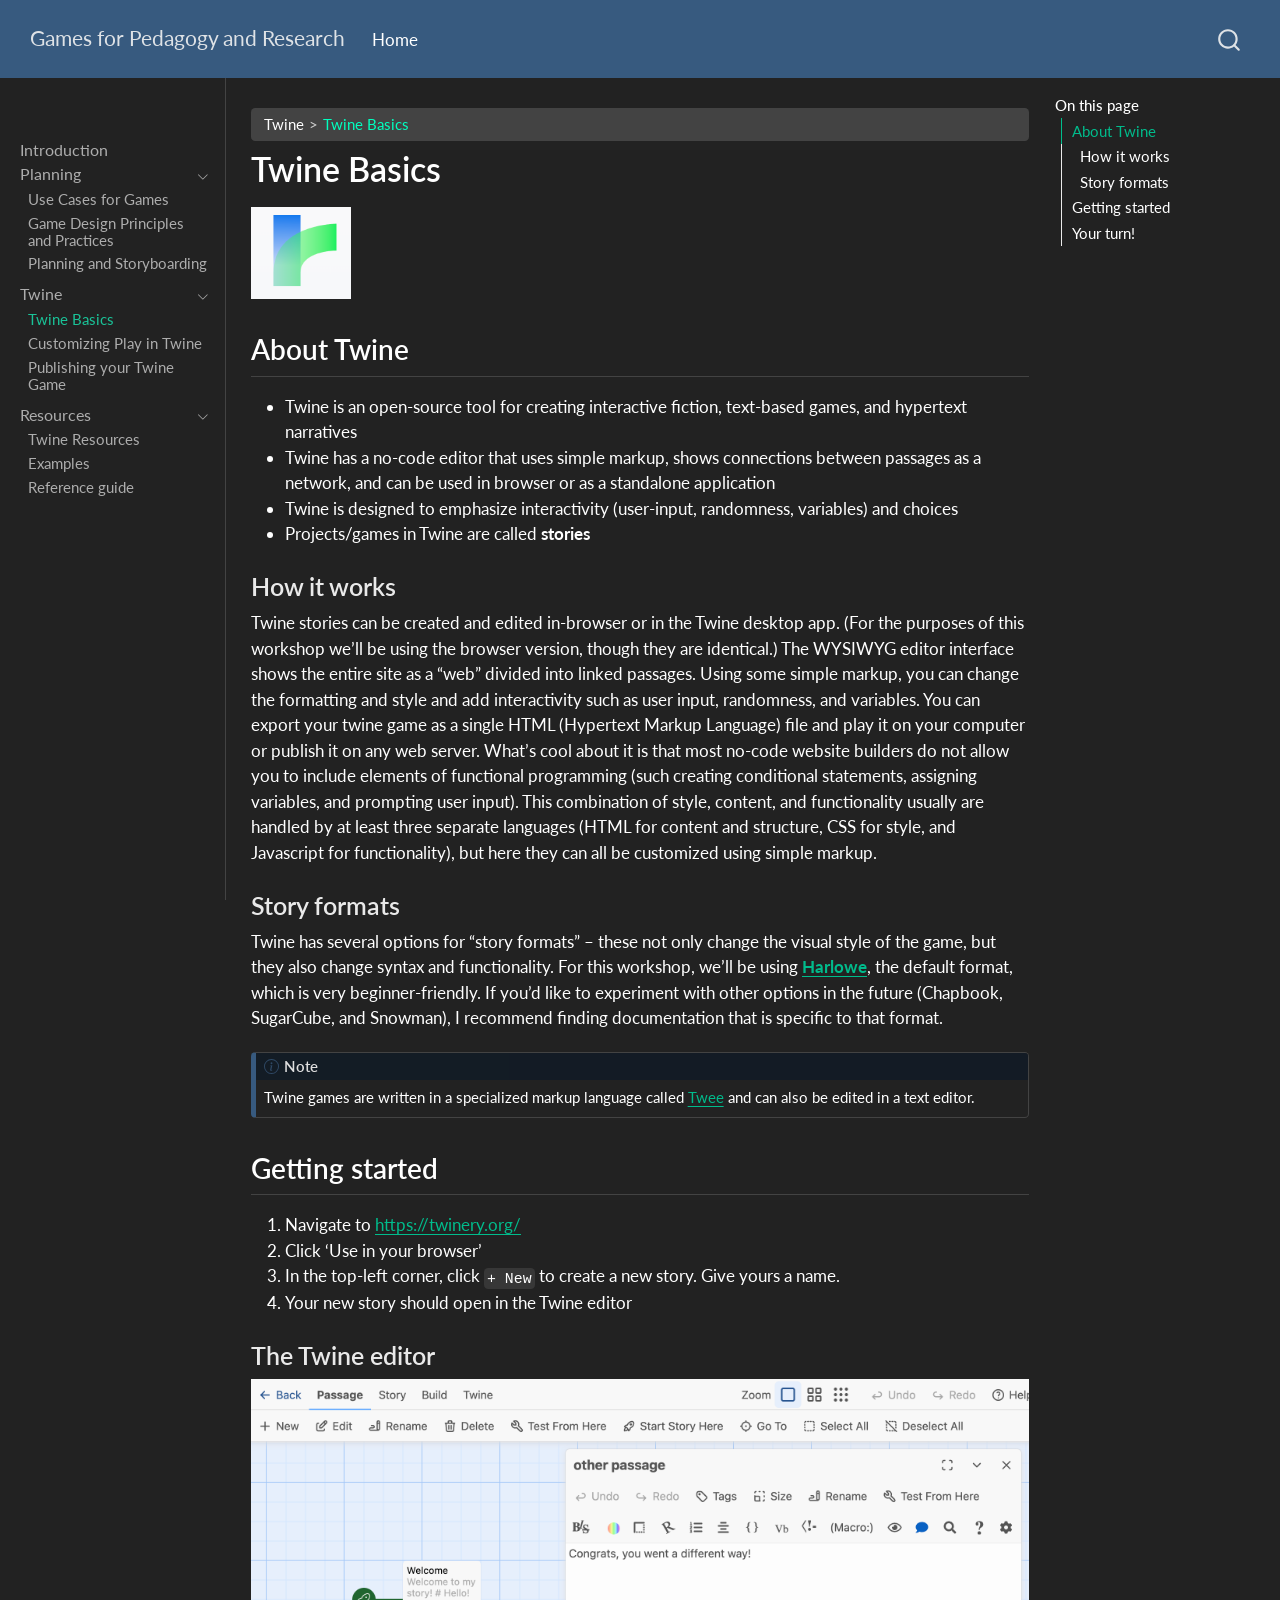
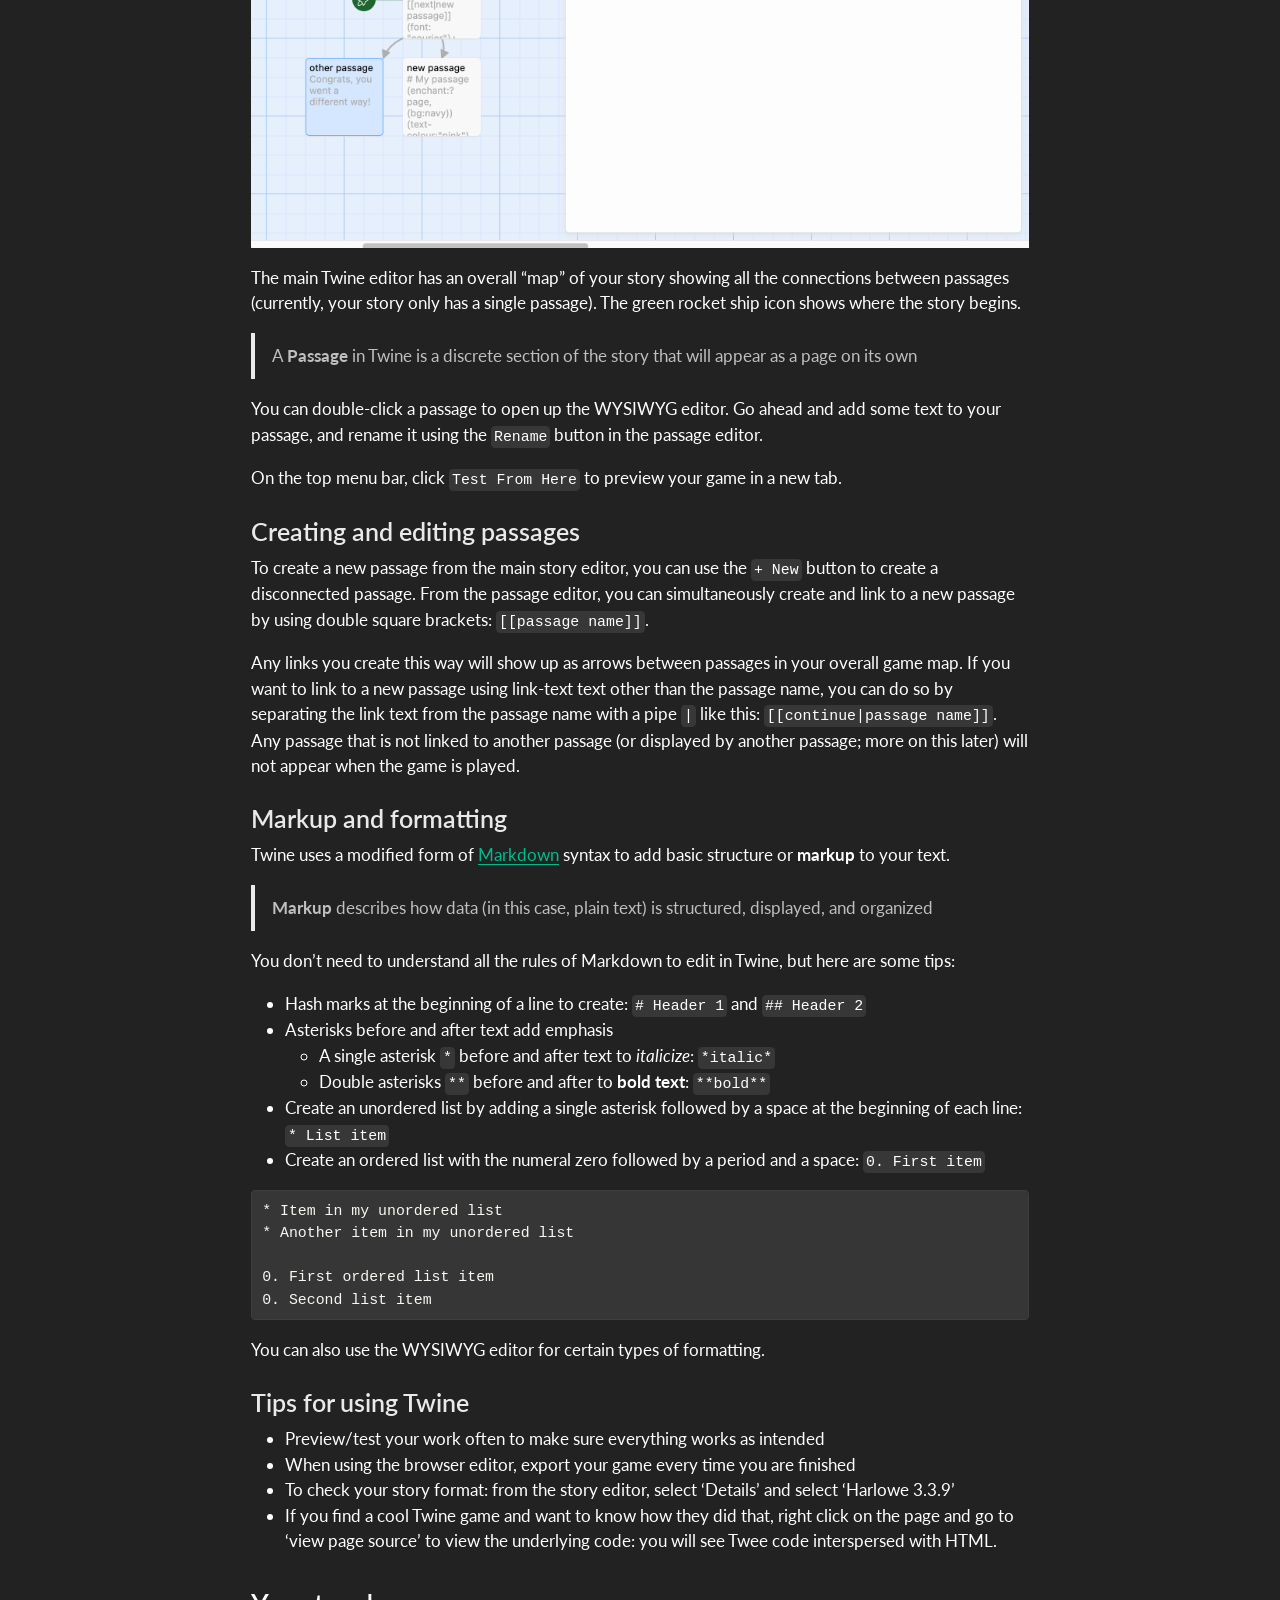
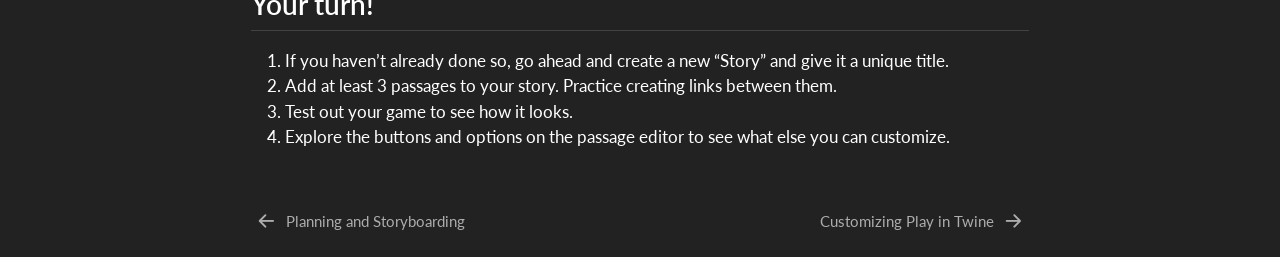
<file: sections/twine-basics.html>
<!DOCTYPE html>
<html xmlns="http://www.w3.org/1999/xhtml" lang="en" xml:lang="en"><head>

<meta charset="utf-8">
<meta name="generator" content="quarto-1.9.37">

<meta name="viewport" content="width=device-width, initial-scale=1.0, user-scalable=yes">


<title>Twine Basics – Games for Pedagogy and Research</title>
<style>
/* Default styles provided by pandoc.
** See https://pandoc.org/MANUAL.html#variables-for-html for config info.
*/
code{white-space: pre-wrap;}
span.smallcaps{font-variant: small-caps;}
div.columns{display: flex; gap: min(4vw, 1.5em);}
div.column{flex: auto; overflow-x: auto;}
div.hanging-indent{margin-left: 1.5em; text-indent: -1.5em;}
ul.task-list{list-style: none;}
ul.task-list li input[type="checkbox"] {
  width: 0.8em;
  margin: 0 0.8em 0.2em -1em; /* quarto-specific, see https://github.com/quarto-dev/quarto-cli/issues/4556 */ 
  vertical-align: middle;
}
/* CSS for syntax highlighting */
html { -webkit-text-size-adjust: 100%; }
pre > code.sourceCode { white-space: pre; position: relative; }
pre > code.sourceCode > span { display: inline-block; line-height: 1.25; }
pre > code.sourceCode > span:empty { height: 1.2em; }
.sourceCode { overflow: visible; }
code.sourceCode > span { color: inherit; text-decoration: inherit; }
div.sourceCode { margin: 1em 0; }
pre.sourceCode { margin: 0; }
@media screen {
div.sourceCode { overflow: auto; }
}
@media print {
pre > code.sourceCode { white-space: pre-wrap; }
pre > code.sourceCode > span { text-indent: -5em; padding-left: 5em; }
}
pre.numberSource code
  { counter-reset: source-line 0; }
pre.numberSource code > span
  { position: relative; left: -4em; counter-increment: source-line; }
pre.numberSource code > span > a:first-child::before
  { content: counter(source-line);
    position: relative; left: -1em; text-align: right; vertical-align: baseline;
    border: none; display: inline-block;
    -webkit-touch-callout: none; -webkit-user-select: none;
    -khtml-user-select: none; -moz-user-select: none;
    -ms-user-select: none; user-select: none;
    padding: 0 4px; width: 4em;
  }
pre.numberSource { margin-left: 3em;  padding-left: 4px; }
div.sourceCode
  {   }
@media screen {
pre > code.sourceCode > span > a:first-child::before { text-decoration: underline; }
}
</style>


<script src="../site_libs/quarto-nav/quarto-nav.js"></script>
<script src="../site_libs/quarto-nav/headroom.min.js"></script>
<script src="../site_libs/clipboard/clipboard.min.js"></script>
<script src="../site_libs/quarto-search/autocomplete.umd.js"></script>
<script src="../site_libs/quarto-search/fuse.min.js"></script>
<script src="../site_libs/quarto-search/quarto-search.js"></script>
<meta name="quarto:offset" content="../">
<link href="../sections/twine-how-to.html" rel="next">
<link href="../sections/storyboarding.html" rel="prev">
<script src="../site_libs/quarto-html/quarto.js" type="module"></script>
<script src="../site_libs/quarto-html/tabsets/tabsets.js" type="module"></script>
<script src="../site_libs/quarto-html/popper.min.js"></script>
<script src="../site_libs/quarto-html/tippy.umd.min.js"></script>
<script src="../site_libs/quarto-html/anchor.min.js"></script>
<link href="../site_libs/quarto-html/tippy.css" rel="stylesheet">
<link href="../site_libs/quarto-html/quarto-syntax-highlighting-dark-d0ae9245876894da5ac7e18953ecc5cc.css" rel="stylesheet" id="quarto-text-highlighting-styles">
<script src="../site_libs/bootstrap/bootstrap.min.js"></script>
<link href="../site_libs/bootstrap/bootstrap-icons.css" rel="stylesheet">
<link href="../site_libs/bootstrap/bootstrap-4f5f7c5f3f76352cd1107a7e88bc030f.min.css" rel="stylesheet" append-hash="true" id="quarto-bootstrap" data-mode="dark">
<script id="quarto-search-options" type="application/json">{
  "location": "navbar",
  "copy-button": false,
  "collapse-after": 3,
  "panel-placement": "end",
  "type": "overlay",
  "limit": 50,
  "keyboard-shortcut": [
    "f",
    "/",
    "s"
  ],
  "show-item-context": false,
  "language": {
    "search-no-results-text": "No results",
    "search-matching-documents-text": "matching documents",
    "search-copy-link-title": "Copy link to search",
    "search-hide-matches-text": "Hide additional matches",
    "search-more-match-text": "more match in this document",
    "search-more-matches-text": "more matches in this document",
    "search-clear-button-title": "Clear",
    "search-text-placeholder": "",
    "search-detached-cancel-button-title": "Cancel",
    "search-submit-button-title": "Submit",
    "search-label": "Search"
  }
}</script>


<link rel="stylesheet" href="../styles.css">
</head>

<body class="nav-sidebar docked nav-fixed quarto-light">

<div id="quarto-search-results"></div>
  <header id="quarto-header" class="headroom fixed-top">
    <nav class="navbar navbar-expand-lg " data-bs-theme="dark">
      <div class="navbar-container container-fluid">
      <div class="navbar-brand-container mx-auto">
    <a class="navbar-brand" href="../index.html">
    <span class="navbar-title">Games for Pedagogy and Research</span>
    </a>
  </div>
            <div id="quarto-search" class="" title="Search"></div>
          <button class="navbar-toggler" type="button" data-bs-toggle="collapse" data-bs-target="#navbarCollapse" aria-controls="navbarCollapse" role="menu" aria-expanded="false" aria-label="Toggle navigation" onclick="if (window.quartoToggleHeadroom) { window.quartoToggleHeadroom(); }">
  <span class="navbar-toggler-icon"></span>
</button>
          <div class="collapse navbar-collapse" id="navbarCollapse">
            <ul class="navbar-nav navbar-nav-scroll me-auto">
  <li class="nav-item">
    <a class="nav-link active" href="../index.html" aria-current="page"> 
<span class="menu-text">Home</span></a>
  </li>  
</ul>
          </div> <!-- /navcollapse -->
            <div class="quarto-navbar-tools">
</div>
      </div> <!-- /container-fluid -->
    </nav>
  <nav class="quarto-secondary-nav">
    <div class="container-fluid d-flex">
      <button type="button" class="quarto-btn-toggle btn" data-bs-toggle="collapse" role="button" data-bs-target=".quarto-sidebar-collapse-item" aria-controls="quarto-sidebar" aria-expanded="false" aria-label="Toggle sidebar navigation" onclick="if (window.quartoToggleHeadroom) { window.quartoToggleHeadroom(); }">
        <i class="bi bi-layout-text-sidebar-reverse"></i>
      </button>
        <nav class="quarto-page-breadcrumbs" aria-label="breadcrumb"><ol class="breadcrumb"><li class="breadcrumb-item"><a href="../sections/twine-basics.html">Twine</a></li><li class="breadcrumb-item"><a href="../sections/twine-basics.html">Twine Basics</a></li></ol></nav>
        <a class="flex-grow-1" role="navigation" data-bs-toggle="collapse" data-bs-target=".quarto-sidebar-collapse-item" aria-controls="quarto-sidebar" aria-expanded="false" aria-label="Toggle sidebar navigation" onclick="if (window.quartoToggleHeadroom) { window.quartoToggleHeadroom(); }">      
        </a>
      <button type="button" class="btn quarto-search-button" aria-label="Search" onclick="window.quartoOpenSearch();">
        <i class="bi bi-search"></i>
      </button>
    </div>
  </nav>
</header>
<!-- content -->
<div id="quarto-content" class="quarto-container page-columns page-rows-contents page-layout-article page-navbar">
<!-- sidebar -->
  <nav id="quarto-sidebar" class="sidebar collapse collapse-horizontal quarto-sidebar-collapse-item sidebar-navigation docked overflow-auto">
        <div class="mt-2 flex-shrink-0 align-items-center">
        <div class="sidebar-search">
        <div id="quarto-search" class="" title="Search"></div>
        </div>
        </div>
    <div class="sidebar-menu-container"> 
    <ul class="list-unstyled mt-1">
        <li class="sidebar-item">
  <div class="sidebar-item-container"> 
  <a href="../index.html" class="sidebar-item-text sidebar-link">
 <span class="menu-text">Introduction</span></a>
  </div>
</li>
        <li class="sidebar-item sidebar-item-section">
      <div class="sidebar-item-container"> 
            <a class="sidebar-item-text sidebar-link text-start" data-bs-toggle="collapse" data-bs-target="#quarto-sidebar-section-1" role="navigation" aria-expanded="true">
 <span class="menu-text">Planning</span></a>
          <a class="sidebar-item-toggle text-start" data-bs-toggle="collapse" data-bs-target="#quarto-sidebar-section-1" role="navigation" aria-expanded="true" aria-label="Toggle section">
            <i class="bi bi-chevron-right ms-2"></i>
          </a> 
      </div>
      <ul id="quarto-sidebar-section-1" class="collapse list-unstyled sidebar-section depth1 show">  
          <li class="sidebar-item">
  <div class="sidebar-item-container"> 
  <a href="../sections/pedagogy.html" class="sidebar-item-text sidebar-link">
 <span class="menu-text">Use Cases for Games</span></a>
  </div>
</li>
          <li class="sidebar-item">
  <div class="sidebar-item-container"> 
  <a href="../sections/design.html" class="sidebar-item-text sidebar-link">
 <span class="menu-text">Game Design Principles and Practices</span></a>
  </div>
</li>
          <li class="sidebar-item">
  <div class="sidebar-item-container"> 
  <a href="../sections/storyboarding.html" class="sidebar-item-text sidebar-link">
 <span class="menu-text">Planning and Storyboarding</span></a>
  </div>
</li>
      </ul>
  </li>
        <li class="sidebar-item sidebar-item-section">
      <div class="sidebar-item-container"> 
            <a class="sidebar-item-text sidebar-link text-start" data-bs-toggle="collapse" data-bs-target="#quarto-sidebar-section-2" role="navigation" aria-expanded="true">
 <span class="menu-text">Twine</span></a>
          <a class="sidebar-item-toggle text-start" data-bs-toggle="collapse" data-bs-target="#quarto-sidebar-section-2" role="navigation" aria-expanded="true" aria-label="Toggle section">
            <i class="bi bi-chevron-right ms-2"></i>
          </a> 
      </div>
      <ul id="quarto-sidebar-section-2" class="collapse list-unstyled sidebar-section depth1 show">  
          <li class="sidebar-item">
  <div class="sidebar-item-container"> 
  <a href="../sections/twine-basics.html" class="sidebar-item-text sidebar-link active">
 <span class="menu-text">Twine Basics</span></a>
  </div>
</li>
          <li class="sidebar-item">
  <div class="sidebar-item-container"> 
  <a href="../sections/twine-how-to.html" class="sidebar-item-text sidebar-link">
 <span class="menu-text">Customizing Play in Twine</span></a>
  </div>
</li>
          <li class="sidebar-item">
  <div class="sidebar-item-container"> 
  <a href="../sections/publishing.html" class="sidebar-item-text sidebar-link">
 <span class="menu-text">Publishing your Twine Game</span></a>
  </div>
</li>
      </ul>
  </li>
        <li class="sidebar-item sidebar-item-section">
      <div class="sidebar-item-container"> 
            <a class="sidebar-item-text sidebar-link text-start" data-bs-toggle="collapse" data-bs-target="#quarto-sidebar-section-3" role="navigation" aria-expanded="true">
 <span class="menu-text">Resources</span></a>
          <a class="sidebar-item-toggle text-start" data-bs-toggle="collapse" data-bs-target="#quarto-sidebar-section-3" role="navigation" aria-expanded="true" aria-label="Toggle section">
            <i class="bi bi-chevron-right ms-2"></i>
          </a> 
      </div>
      <ul id="quarto-sidebar-section-3" class="collapse list-unstyled sidebar-section depth1 show">  
          <li class="sidebar-item">
  <div class="sidebar-item-container"> 
  <a href="../sections/twine-resources.html" class="sidebar-item-text sidebar-link">
 <span class="menu-text">Twine Resources</span></a>
  </div>
</li>
          <li class="sidebar-item">
  <div class="sidebar-item-container"> 
  <a href="../sections/examples.html" class="sidebar-item-text sidebar-link">
 <span class="menu-text">Examples</span></a>
  </div>
</li>
          <li class="sidebar-item">
  <div class="sidebar-item-container"> 
  <a href="../sections/vocabulary.html" class="sidebar-item-text sidebar-link">
 <span class="menu-text">Reference guide</span></a>
  </div>
</li>
      </ul>
  </li>
    </ul>
    </div>
</nav>
<div id="quarto-sidebar-glass" class="quarto-sidebar-collapse-item" data-bs-toggle="collapse" data-bs-target=".quarto-sidebar-collapse-item"></div>
<!-- margin-sidebar -->
    <div id="quarto-margin-sidebar" class="sidebar margin-sidebar">
        <nav id="TOC" role="doc-toc" class="toc-active">
    <h2 id="toc-title">On this page</h2>
   
  <ul>
  <li><a href="#about-twine" id="toc-about-twine" class="nav-link active" data-scroll-target="#about-twine">About Twine</a>
  <ul class="collapse">
  <li><a href="#how-it-works" id="toc-how-it-works" class="nav-link" data-scroll-target="#how-it-works">How it works</a></li>
  <li><a href="#story-formats" id="toc-story-formats" class="nav-link" data-scroll-target="#story-formats">Story formats</a></li>
  </ul></li>
  <li><a href="#getting-started" id="toc-getting-started" class="nav-link" data-scroll-target="#getting-started">Getting started</a>
  <ul class="collapse">
  <li><a href="#the-twine-editor" id="toc-the-twine-editor" class="nav-link" data-scroll-target="#the-twine-editor">The Twine editor</a></li>
  <li><a href="#creating-and-editing-passages" id="toc-creating-and-editing-passages" class="nav-link" data-scroll-target="#creating-and-editing-passages">Creating and editing passages</a></li>
  <li><a href="#markup-and-formatting" id="toc-markup-and-formatting" class="nav-link" data-scroll-target="#markup-and-formatting">Markup and formatting</a></li>
  <li><a href="#tips-for-using-twine" id="toc-tips-for-using-twine" class="nav-link" data-scroll-target="#tips-for-using-twine">Tips for using Twine</a></li>
  </ul></li>
  <li><a href="#your-turn" id="toc-your-turn" class="nav-link" data-scroll-target="#your-turn">Your turn!</a></li>
  </ul>
</nav>
    </div>
<!-- main -->
<main class="content" id="quarto-document-content">

<header id="title-block-header" class="quarto-title-block default"><nav class="quarto-page-breadcrumbs quarto-title-breadcrumbs d-none d-lg-block" aria-label="breadcrumb"><ol class="breadcrumb"><li class="breadcrumb-item"><a href="../sections/twine-basics.html">Twine</a></li><li class="breadcrumb-item"><a href="../sections/twine-basics.html">Twine Basics</a></li></ol></nav>
<div class="quarto-title">
<h1 class="title">Twine Basics</h1>
</div>



<div class="quarto-title-meta">

    
  
    
  </div>
  


</header>


<div class="quarto-figure quarto-figure-left">
<figure class="figure">
<p><img src="../media/twine-logo.png" class="img-fluid quarto-figure quarto-figure-left figure-img" alt="Twine logo" width="100"></p>
</figure>
</div>
<section id="about-twine" class="level2">
<h2 class="anchored" data-anchor-id="about-twine">About Twine</h2>
<ul>
<li>Twine is an open-source tool for creating interactive fiction, text-based games, and hypertext narratives</li>
<li>Twine has a no-code editor that uses simple markup, shows connections between passages as a network, and can be used in browser or as a standalone application</li>
<li>Twine is designed to emphasize interactivity (user-input, randomness, variables) and choices</li>
<li>Projects/games in Twine are called <strong>stories</strong></li>
</ul>
<section id="how-it-works" class="level3">
<h3 class="anchored" data-anchor-id="how-it-works">How it works</h3>
<p>Twine stories can be created and edited in-browser or in the Twine desktop app. (For the purposes of this workshop we’ll be using the browser version, though they are identical.) The WYSIWYG editor interface shows the entire site as a “web” divided into linked passages. Using some simple markup, you can change the formatting and style and add interactivity such as user input, randomness, and variables. You can export your twine game as a single HTML (Hypertext Markup Language) file and play it on your computer or publish it on any web server. What’s cool about it is that most no-code website builders do not allow you to include elements of functional programming (such creating conditional statements, assigning variables, and prompting user input). This combination of style, content, and functionality usually are handled by at least three separate languages (HTML for content and structure, CSS for style, and Javascript for functionality), but here they can all be customized using simple markup.</p>
</section>
<section id="story-formats" class="level3">
<h3 class="anchored" data-anchor-id="story-formats">Story formats</h3>
<p>Twine has several options for “story formats” – these not only change the visual style of the game, but they also change syntax and functionality. For this workshop, we’ll be using <a href="https://twine2.neocities.org/"><strong>Harlowe</strong></a>, the default format, which is very beginner-friendly. If you’d like to experiment with other options in the future (Chapbook, SugarCube, and Snowman), I recommend finding documentation that is specific to that format.</p>
<div class="callout callout-style-default callout-note callout-titled">
<div class="callout-header d-flex align-content-center">
<div class="callout-icon-container">
<i class="callout-icon"></i>
</div>
<div class="callout-title-container flex-fill">
Note
</div>
</div>
<div class="callout-body-container callout-body">
<p>Twine games are written in a specialized markup language called <a href="https://twinery.org/cookbook/terms/terms_twee.html">Twee</a> and can also be edited in a text editor.</p>
</div>
</div>
</section>
</section>
<section id="getting-started" class="level2">
<h2 class="anchored" data-anchor-id="getting-started">Getting started</h2>
<ol type="1">
<li>Navigate to <a href="https://twinery.org/">https://twinery.org/</a></li>
<li>Click ‘Use in your browser’</li>
<li>In the top-left corner, click <code>+ New</code> to create a new story. Give yours a name.</li>
<li>Your new story should open in the Twine editor</li>
</ol>
<section id="the-twine-editor" class="level3">
<h3 class="anchored" data-anchor-id="the-twine-editor">The Twine editor</h3>
<p><img src="../media/twine-editor.png" class="img-fluid" alt="Screenshot of Twine Editor Interface"></p>
<p>The main Twine editor has an overall “map” of your story showing all the connections between passages (currently, your story only has a single passage). The green rocket ship icon shows where the story begins.</p>
<blockquote class="blockquote">
<p>A <strong>Passage</strong> in Twine is a discrete section of the story that will appear as a page on its own</p>
</blockquote>
<p>You can double-click a passage to open up the WYSIWYG editor. Go ahead and add some text to your passage, and rename it using the <code>Rename</code> button in the passage editor.</p>
<p>On the top menu bar, click <code>Test From Here</code> to preview your game in a new tab.</p>
</section>
<section id="creating-and-editing-passages" class="level3">
<h3 class="anchored" data-anchor-id="creating-and-editing-passages">Creating and editing passages</h3>
<p>To create a new passage from the main story editor, you can use the <code>+ New</code> button to create a disconnected passage. From the passage editor, you can simultaneously create and link to a new passage by using double square brackets: <code>[[passage name]]</code>.</p>
<p>Any links you create this way will show up as arrows between passages in your overall game map. If you want to link to a new passage using link-text text other than the passage name, you can do so by separating the link text from the passage name with a pipe <code>|</code> like this: <code>[[continue|passage name]]</code>. Any passage that is not linked to another passage (or displayed by another passage; more on this later) will not appear when the game is played.</p>
</section>
<section id="markup-and-formatting" class="level3">
<h3 class="anchored" data-anchor-id="markup-and-formatting">Markup and formatting</h3>
<p>Twine uses a modified form of <a href="https://en.wikipedia.org/wiki/Markdown">Markdown</a> syntax to add basic structure or <strong>markup</strong> to your text.</p>
<blockquote class="blockquote">
<p><strong>Markup</strong> describes how data (in this case, plain text) is structured, displayed, and organized</p>
</blockquote>
<p>You don’t need to understand all the rules of Markdown to edit in Twine, but here are some tips:</p>
<ul>
<li>Hash marks at the beginning of a line to create: <code># Header 1</code> and <code>## Header 2</code></li>
<li>Asterisks before and after text add emphasis
<ul>
<li>A single asterisk <code>*</code> before and after text to <em>italicize</em>: <code>*italic*</code></li>
<li>Double asterisks <code>**</code> before and after to <strong>bold text</strong>: <code>**bold**</code></li>
</ul></li>
<li>Create an unordered list by adding a single asterisk followed by a space at the beginning of each line: <code>* List item</code></li>
<li>Create an ordered list with the numeral zero followed by a period and a space: <code>0. First item</code></li>
</ul>
<div class="code-copy-outer-scaffold"><div class="sourceCode" id="cb1"><pre class="sourceCode html code-with-copy"><code class="sourceCode html"><span id="cb1-1"><a href="#cb1-1" aria-hidden="true" tabindex="-1"></a>* Item in my unordered list</span>
<span id="cb1-2"><a href="#cb1-2" aria-hidden="true" tabindex="-1"></a>* Another item in my unordered list</span>
<span id="cb1-3"><a href="#cb1-3" aria-hidden="true" tabindex="-1"></a></span>
<span id="cb1-4"><a href="#cb1-4" aria-hidden="true" tabindex="-1"></a>0. First ordered list item</span>
<span id="cb1-5"><a href="#cb1-5" aria-hidden="true" tabindex="-1"></a>0. Second list item</span></code></pre></div><button title="Copy to Clipboard" class="code-copy-button"><i class="bi"></i></button></div>
<p>You can also use the WYSIWYG editor for certain types of formatting.</p>
</section>
<section id="tips-for-using-twine" class="level3">
<h3 class="anchored" data-anchor-id="tips-for-using-twine">Tips for using Twine</h3>
<ul>
<li>Preview/test your work often to make sure everything works as intended</li>
<li>When using the browser editor, export your game every time you are finished</li>
<li>To check your story format: from the story editor, select ‘Details’ and select ‘Harlowe 3.3.9’</li>
<li>If you find a cool Twine game and want to know how they did that, right click on the page and go to ‘view page source’ to view the underlying code: you will see Twee code interspersed with HTML.</li>
</ul>
</section>
</section>
<section id="your-turn" class="level2">
<h2 class="anchored" data-anchor-id="your-turn">Your turn!</h2>
<ol type="1">
<li>If you haven’t already done so, go ahead and create a new “Story” and give it a unique title.</li>
<li>Add at least 3 passages to your story. Practice creating links between them.</li>
<li>Test out your game to see how it looks.</li>
<li>Explore the buttons and options on the passage editor to see what else you can customize.</li>
</ol>


</section>

</main> <!-- /main -->
<script id="quarto-html-after-body" type="application/javascript">
  window.document.addEventListener("DOMContentLoaded", function (event) {
    const icon = "";
    const anchorJS = new window.AnchorJS();
    anchorJS.options = {
      placement: 'right',
      icon: icon
    };
    anchorJS.add('.anchored');
    const isCodeAnnotation = (el) => {
      for (const clz of el.classList) {
        if (clz.startsWith('code-annotation-')) {                     
          return true;
        }
      }
      return false;
    }
    const onCopySuccess = function(e) {
      // button target
      const button = e.trigger;
      // don't keep focus
      button.blur();
      // flash "checked"
      button.classList.add('code-copy-button-checked');
      var currentTitle = button.getAttribute("title");
      button.setAttribute("title", "Copied!");
      let tooltip;
      if (window.bootstrap) {
        button.setAttribute("data-bs-toggle", "tooltip");
        button.setAttribute("data-bs-placement", "left");
        button.setAttribute("data-bs-title", "Copied!");
        tooltip = new bootstrap.Tooltip(button, 
          { trigger: "manual", 
            customClass: "code-copy-button-tooltip",
            offset: [0, -8]});
        tooltip.show();    
      }
      setTimeout(function() {
        if (tooltip) {
          tooltip.hide();
          button.removeAttribute("data-bs-title");
          button.removeAttribute("data-bs-toggle");
          button.removeAttribute("data-bs-placement");
        }
        button.setAttribute("title", currentTitle);
        button.classList.remove('code-copy-button-checked');
      }, 1000);
      // clear code selection
      e.clearSelection();
    }
    const getTextToCopy = function(trigger) {
      const outerScaffold = trigger.parentElement.cloneNode(true);
      const codeEl = outerScaffold.querySelector('code');
      for (const childEl of codeEl.children) {
        if (isCodeAnnotation(childEl)) {
          childEl.remove();
        }
      }
      return codeEl.innerText;
    }
    const clipboard = new window.ClipboardJS('.code-copy-button:not([data-in-quarto-modal])', {
      text: getTextToCopy
    });
    clipboard.on('success', onCopySuccess);
    if (window.document.getElementById('quarto-embedded-source-code-modal')) {
      const clipboardModal = new window.ClipboardJS('.code-copy-button[data-in-quarto-modal]', {
        text: getTextToCopy,
        container: window.document.getElementById('quarto-embedded-source-code-modal')
      });
      clipboardModal.on('success', onCopySuccess);
    }
      var localhostRegex = new RegExp(/^(?:http|https):\/\/localhost\:?[0-9]*\//);
      var mailtoRegex = new RegExp(/^mailto:/);
        var filterRegex = new RegExp("https:\/\/tri-cods\.github\.io\/Learning-Games-and-Game-building\/");
      var isInternal = (href) => {
          return filterRegex.test(href) || localhostRegex.test(href) || mailtoRegex.test(href);
      }
      // Inspect non-navigation links and adorn them if external
     var links = window.document.querySelectorAll('a[href]:not(.nav-link):not(.navbar-brand):not(.toc-action):not(.sidebar-link):not(.sidebar-item-toggle):not(.pagination-link):not(.no-external):not([aria-hidden]):not(.dropdown-item):not(.quarto-navigation-tool):not(.about-link)');
      for (var i=0; i<links.length; i++) {
        const link = links[i];
        if (!isInternal(link.href)) {
          // undo the damage that might have been done by quarto-nav.js in the case of
          // links that we want to consider external
          if (link.dataset.originalHref !== undefined) {
            link.href = link.dataset.originalHref;
          }
        }
      }
    function tippyHover(el, contentFn, onTriggerFn, onUntriggerFn) {
      const config = {
        allowHTML: true,
        maxWidth: 500,
        delay: 100,
        arrow: false,
        appendTo: function(el) {
            return el.parentElement;
        },
        interactive: true,
        interactiveBorder: 10,
        theme: 'quarto',
        placement: 'bottom-start',
      };
      if (contentFn) {
        config.content = contentFn;
      }
      if (onTriggerFn) {
        config.onTrigger = onTriggerFn;
      }
      if (onUntriggerFn) {
        config.onUntrigger = onUntriggerFn;
      }
      window.tippy(el, config); 
    }
    const noterefs = window.document.querySelectorAll('a[role="doc-noteref"]');
    for (var i=0; i<noterefs.length; i++) {
      const ref = noterefs[i];
      tippyHover(ref, function() {
        // use id or data attribute instead here
        let href = ref.getAttribute('data-footnote-href') || ref.getAttribute('href');
        try { href = new URL(href).hash; } catch {}
        const id = href.replace(/^#\/?/, "");
        const note = window.document.getElementById(id);
        if (note) {
          return note.innerHTML;
        } else {
          return "";
        }
      });
    }
    const xrefs = window.document.querySelectorAll('a.quarto-xref');
    const processXRef = (id, note) => {
      // Strip column container classes
      const stripColumnClz = (el) => {
        el.classList.remove("page-full", "page-columns");
        if (el.children) {
          for (const child of el.children) {
            stripColumnClz(child);
          }
        }
      }
      stripColumnClz(note)
      if (id === null || id.startsWith('sec-')) {
        // Special case sections, only their first couple elements
        const container = document.createElement("div");
        if (note.children && note.children.length > 2) {
          container.appendChild(note.children[0].cloneNode(true));
          for (let i = 1; i < note.children.length; i++) {
            const child = note.children[i];
            if (child.tagName === "P" && child.innerText === "") {
              continue;
            } else {
              container.appendChild(child.cloneNode(true));
              break;
            }
          }
          if (window.Quarto?.typesetMath) {
            window.Quarto.typesetMath(container);
          }
          return container.innerHTML
        } else {
          if (window.Quarto?.typesetMath) {
            window.Quarto.typesetMath(note);
          }
          return note.innerHTML;
        }
      } else {
        // Remove any anchor links if they are present
        const anchorLink = note.querySelector('a.anchorjs-link');
        if (anchorLink) {
          anchorLink.remove();
        }
        if (window.Quarto?.typesetMath) {
          window.Quarto.typesetMath(note);
        }
        if (note.classList.contains("callout")) {
          return note.outerHTML;
        } else {
          return note.innerHTML;
        }
      }
    }
    for (var i=0; i<xrefs.length; i++) {
      const xref = xrefs[i];
      tippyHover(xref, undefined, function(instance) {
        instance.disable();
        let url = xref.getAttribute('href');
        let hash = undefined; 
        if (url.startsWith('#')) {
          hash = url;
        } else {
          try { hash = new URL(url).hash; } catch {}
        }
        if (hash) {
          const id = hash.replace(/^#\/?/, "");
          const note = window.document.getElementById(id);
          if (note !== null) {
            try {
              const html = processXRef(id, note.cloneNode(true));
              instance.setContent(html);
            } finally {
              instance.enable();
              instance.show();
            }
          } else {
            // See if we can fetch this
            fetch(url.split('#')[0])
            .then(res => res.text())
            .then(html => {
              const parser = new DOMParser();
              const htmlDoc = parser.parseFromString(html, "text/html");
              const note = htmlDoc.getElementById(id);
              if (note !== null) {
                const html = processXRef(id, note);
                instance.setContent(html);
              } 
            }).finally(() => {
              instance.enable();
              instance.show();
            });
          }
        } else {
          // See if we can fetch a full url (with no hash to target)
          // This is a special case and we should probably do some content thinning / targeting
          fetch(url)
          .then(res => res.text())
          .then(html => {
            const parser = new DOMParser();
            const htmlDoc = parser.parseFromString(html, "text/html");
            const note = htmlDoc.querySelector('main.content');
            if (note !== null) {
              // This should only happen for chapter cross references
              // (since there is no id in the URL)
              // remove the first header
              if (note.children.length > 0 && note.children[0].tagName === "HEADER") {
                note.children[0].remove();
              }
              const html = processXRef(null, note);
              instance.setContent(html);
            } 
          }).finally(() => {
            instance.enable();
            instance.show();
          });
        }
      }, function(instance) {
      });
    }
        let selectedAnnoteEl;
        const selectorForAnnotation = ( cell, annotation) => {
          let cellAttr = 'data-code-cell="' + cell + '"';
          let lineAttr = 'data-code-annotation="' +  annotation + '"';
          const selector = 'span[' + cellAttr + '][' + lineAttr + ']';
          return selector;
        }
        const selectCodeLines = (annoteEl) => {
          const doc = window.document;
          const targetCell = annoteEl.getAttribute("data-target-cell");
          const targetAnnotation = annoteEl.getAttribute("data-target-annotation");
          const annoteSpan = window.document.querySelector(selectorForAnnotation(targetCell, targetAnnotation));
          const lines = annoteSpan.getAttribute("data-code-lines").split(",");
          const lineIds = lines.map((line) => {
            return targetCell + "-" + line;
          })
          let top = null;
          let height = null;
          let parent = null;
          if (lineIds.length > 0) {
              //compute the position of the single el (top and bottom and make a div)
              const el = window.document.getElementById(lineIds[0]);
              top = el.offsetTop;
              height = el.offsetHeight;
              parent = el.parentElement.parentElement;
            if (lineIds.length > 1) {
              const lastEl = window.document.getElementById(lineIds[lineIds.length - 1]);
              const bottom = lastEl.offsetTop + lastEl.offsetHeight;
              height = bottom - top;
            }
            if (top !== null && height !== null && parent !== null) {
              // cook up a div (if necessary) and position it 
              let div = window.document.getElementById("code-annotation-line-highlight");
              if (div === null) {
                div = window.document.createElement("div");
                div.setAttribute("id", "code-annotation-line-highlight");
                div.style.position = 'absolute';
                parent.appendChild(div);
              }
              div.style.top = top - 2 + "px";
              div.style.height = height + 4 + "px";
              div.style.left = 0;
              let gutterDiv = window.document.getElementById("code-annotation-line-highlight-gutter");
              if (gutterDiv === null) {
                gutterDiv = window.document.createElement("div");
                gutterDiv.setAttribute("id", "code-annotation-line-highlight-gutter");
                gutterDiv.style.position = 'absolute';
                const codeCell = window.document.getElementById(targetCell);
                const gutter = codeCell.querySelector('.code-annotation-gutter');
                gutter.appendChild(gutterDiv);
              }
              gutterDiv.style.top = top - 2 + "px";
              gutterDiv.style.height = height + 4 + "px";
            }
            selectedAnnoteEl = annoteEl;
          }
        };
        const unselectCodeLines = () => {
          const elementsIds = ["code-annotation-line-highlight", "code-annotation-line-highlight-gutter"];
          elementsIds.forEach((elId) => {
            const div = window.document.getElementById(elId);
            if (div) {
              div.remove();
            }
          });
          selectedAnnoteEl = undefined;
        };
          // Handle positioning of the toggle
      window.addEventListener(
        "resize",
        throttle(() => {
          elRect = undefined;
          if (selectedAnnoteEl) {
            selectCodeLines(selectedAnnoteEl);
          }
        }, 10)
      );
      function throttle(fn, ms) {
      let throttle = false;
      let timer;
        return (...args) => {
          if(!throttle) { // first call gets through
              fn.apply(this, args);
              throttle = true;
          } else { // all the others get throttled
              if(timer) clearTimeout(timer); // cancel #2
              timer = setTimeout(() => {
                fn.apply(this, args);
                timer = throttle = false;
              }, ms);
          }
        };
      }
        // Attach click handler to the DT
        const annoteDls = window.document.querySelectorAll('dt[data-target-cell]');
        for (const annoteDlNode of annoteDls) {
          annoteDlNode.addEventListener('click', (event) => {
            const clickedEl = event.target;
            if (clickedEl !== selectedAnnoteEl) {
              unselectCodeLines();
              const activeEl = window.document.querySelector('dt[data-target-cell].code-annotation-active');
              if (activeEl) {
                activeEl.classList.remove('code-annotation-active');
              }
              selectCodeLines(clickedEl);
              clickedEl.classList.add('code-annotation-active');
            } else {
              // Unselect the line
              unselectCodeLines();
              clickedEl.classList.remove('code-annotation-active');
            }
          });
        }
    const findCites = (el) => {
      const parentEl = el.parentElement;
      if (parentEl) {
        const cites = parentEl.dataset.cites;
        if (cites) {
          return {
            el,
            cites: cites.split(' ')
          };
        } else {
          return findCites(el.parentElement)
        }
      } else {
        return undefined;
      }
    };
    var bibliorefs = window.document.querySelectorAll('a[role="doc-biblioref"]');
    for (var i=0; i<bibliorefs.length; i++) {
      const ref = bibliorefs[i];
      const citeInfo = findCites(ref);
      if (citeInfo) {
        tippyHover(citeInfo.el, function() {
          var popup = window.document.createElement('div');
          citeInfo.cites.forEach(function(cite) {
            var citeDiv = window.document.createElement('div');
            citeDiv.classList.add('hanging-indent');
            citeDiv.classList.add('csl-entry');
            var biblioDiv = window.document.getElementById('ref-' + cite);
            if (biblioDiv) {
              citeDiv.innerHTML = biblioDiv.innerHTML;
            }
            popup.appendChild(citeDiv);
          });
          return popup.innerHTML;
        });
      }
    }
  });
  </script>
<nav class="page-navigation">
  <div class="nav-page nav-page-previous">
      <a href="../sections/storyboarding.html" class="pagination-link" aria-label="Planning and Storyboarding">
        <i class="bi bi-arrow-left-short"></i> <span class="nav-page-text">Planning and Storyboarding</span>
      </a>          
  </div>
  <div class="nav-page nav-page-next">
      <a href="../sections/twine-how-to.html" class="pagination-link" aria-label="Customizing Play in Twine">
        <span class="nav-page-text">Customizing Play in Twine</span> <i class="bi bi-arrow-right-short"></i>
      </a>
  </div>
</nav>
</div> <!-- /content -->




</body></html>
</file>
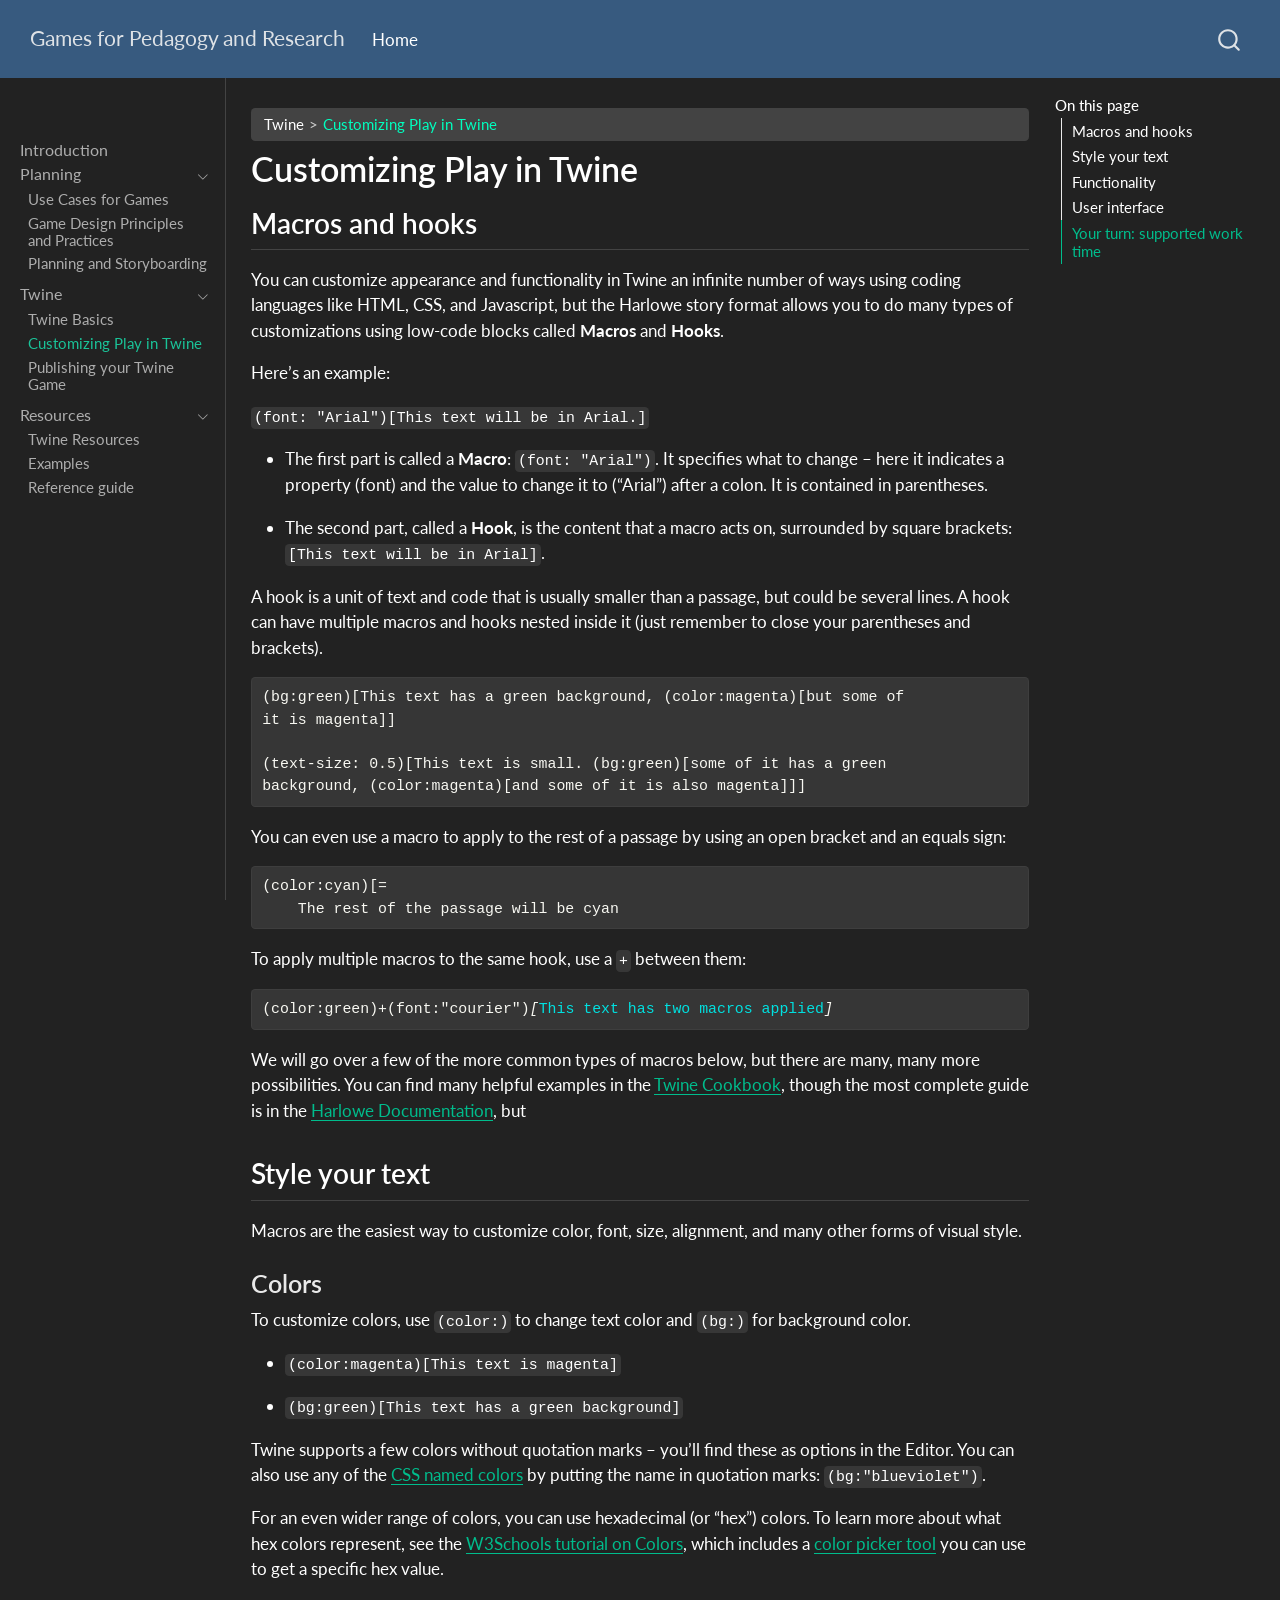
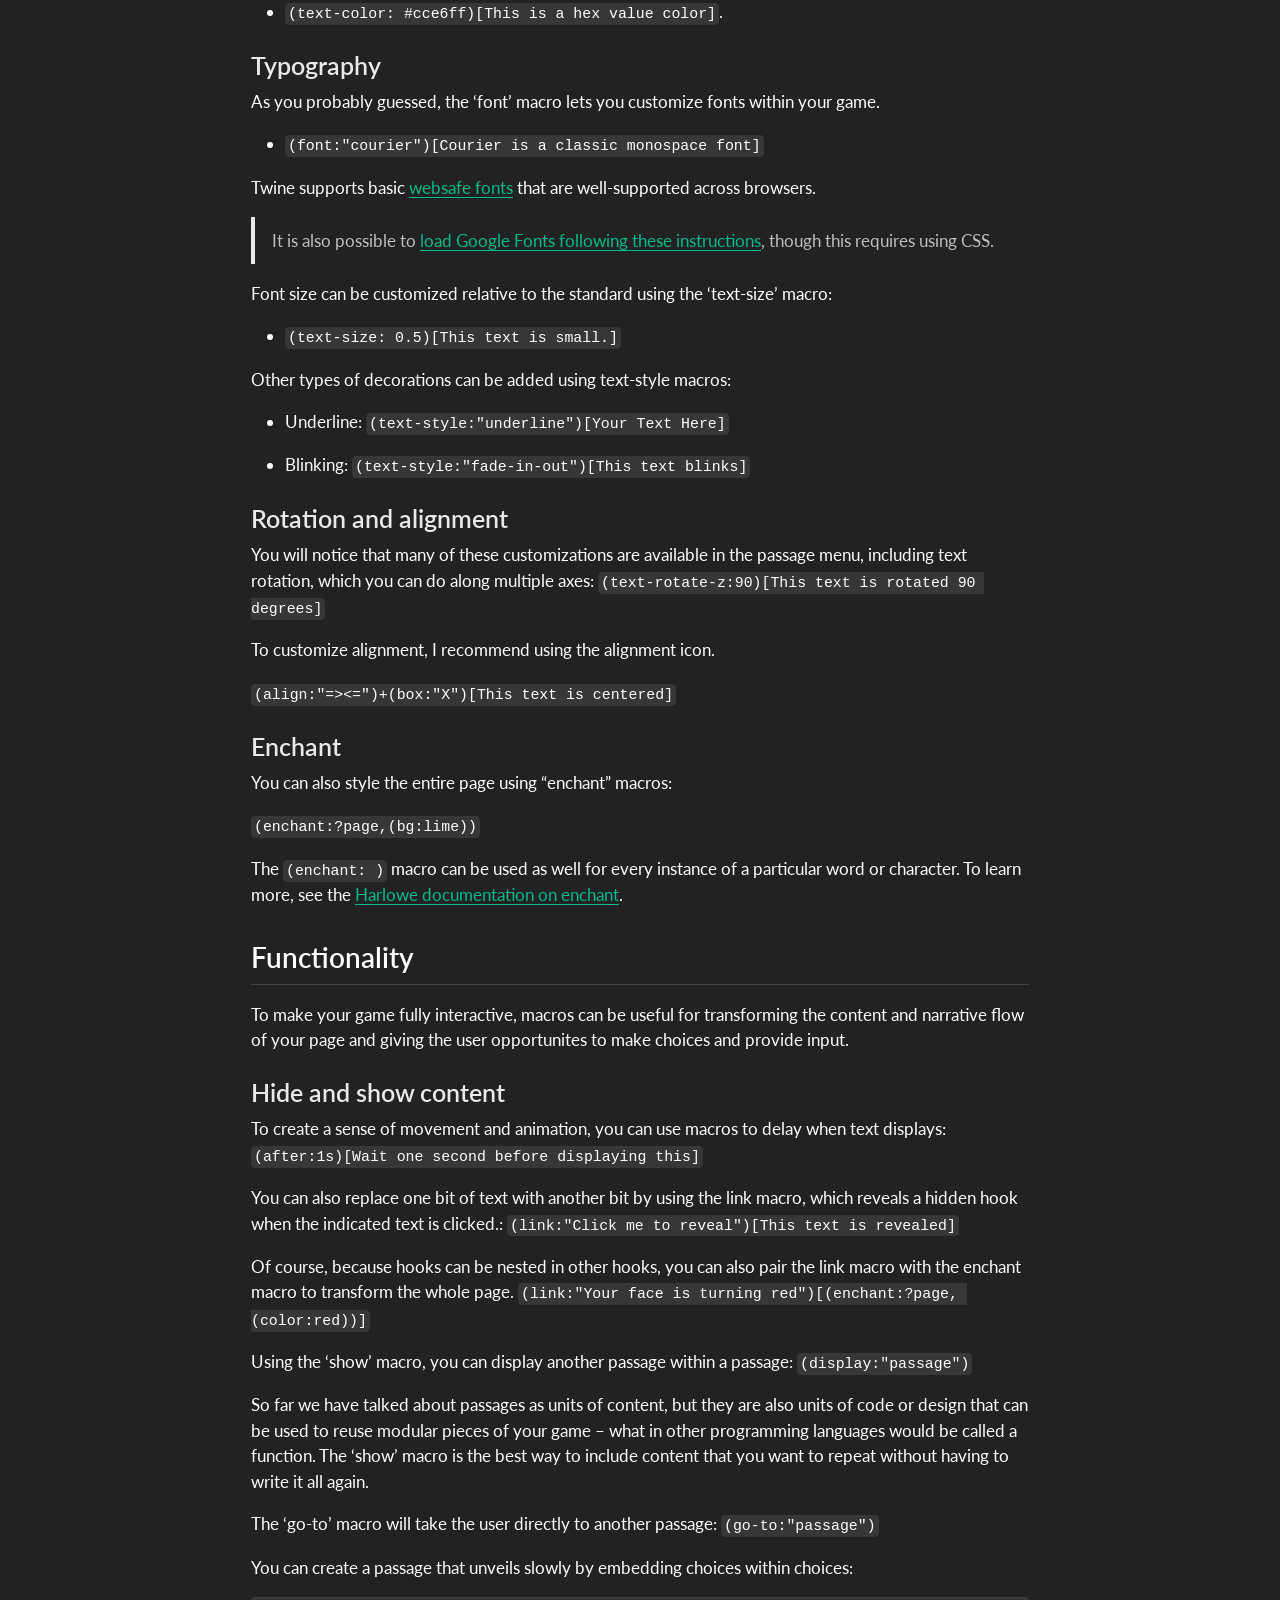
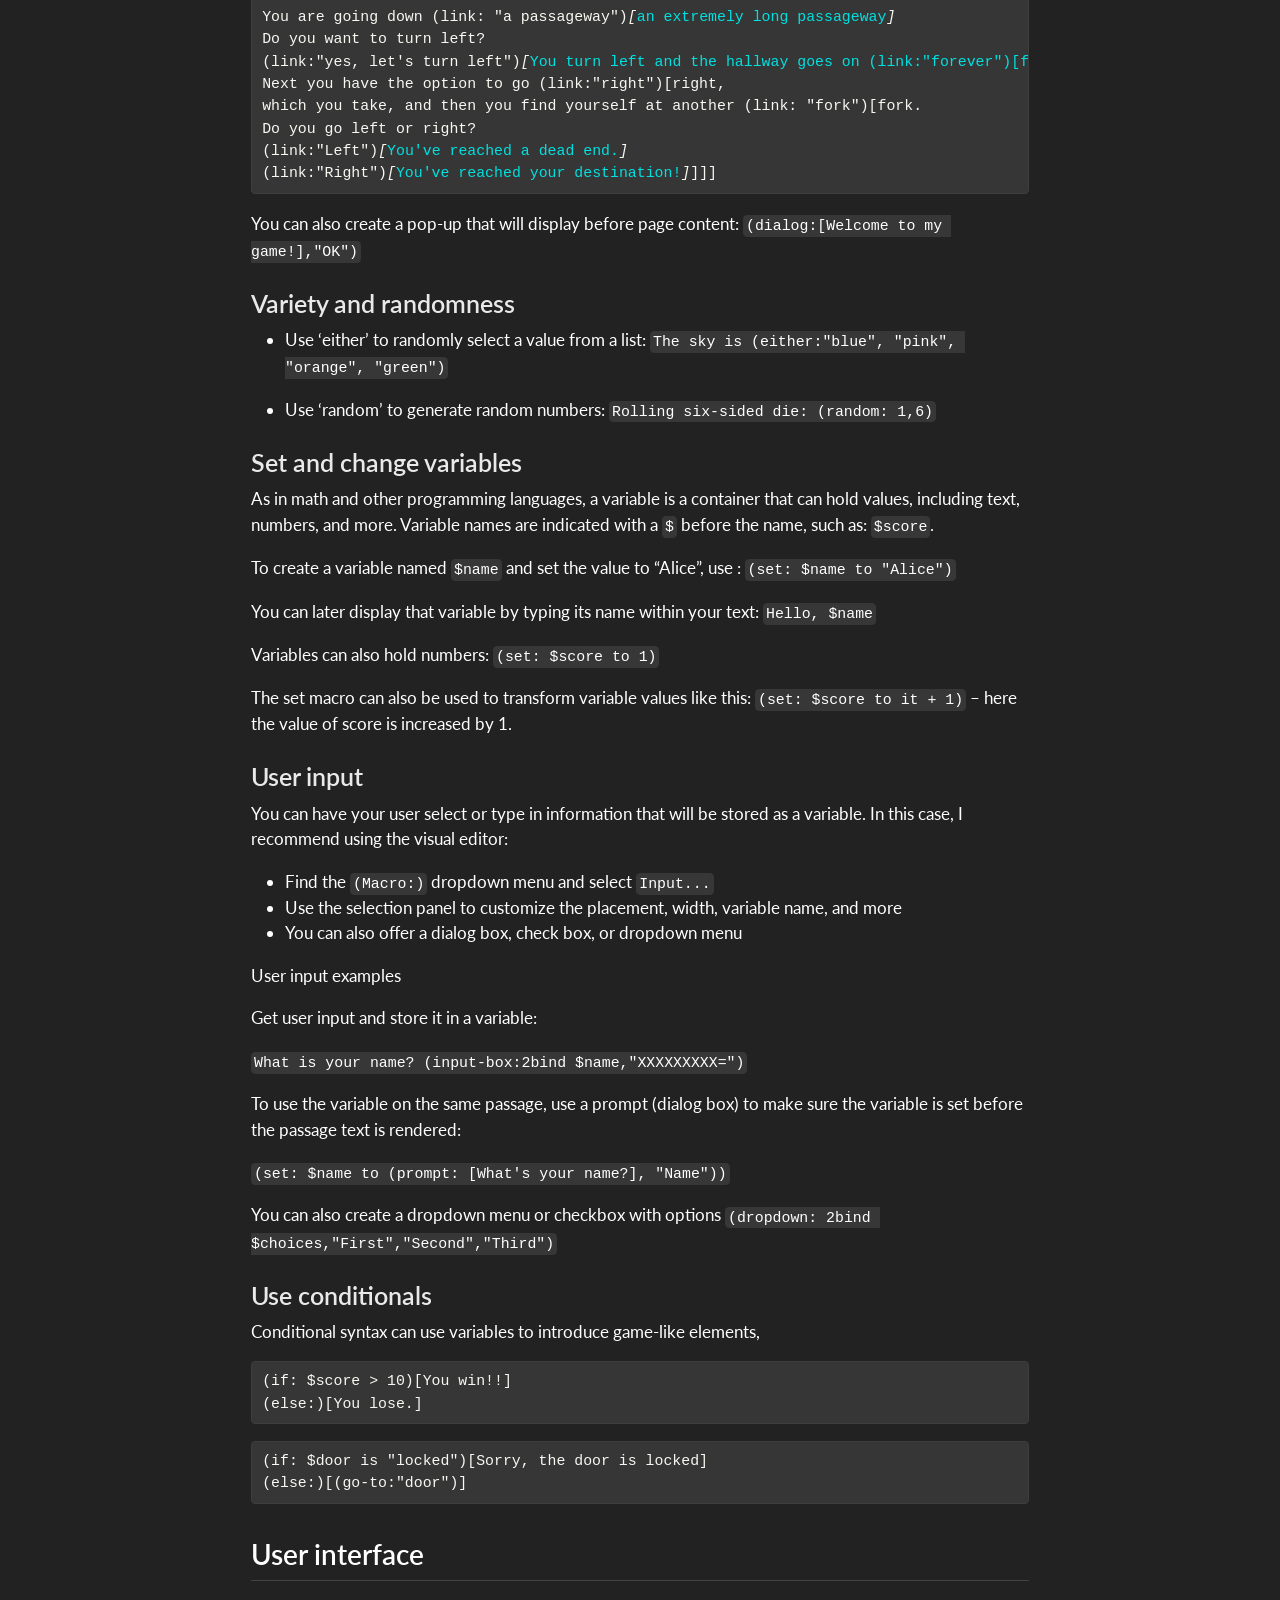
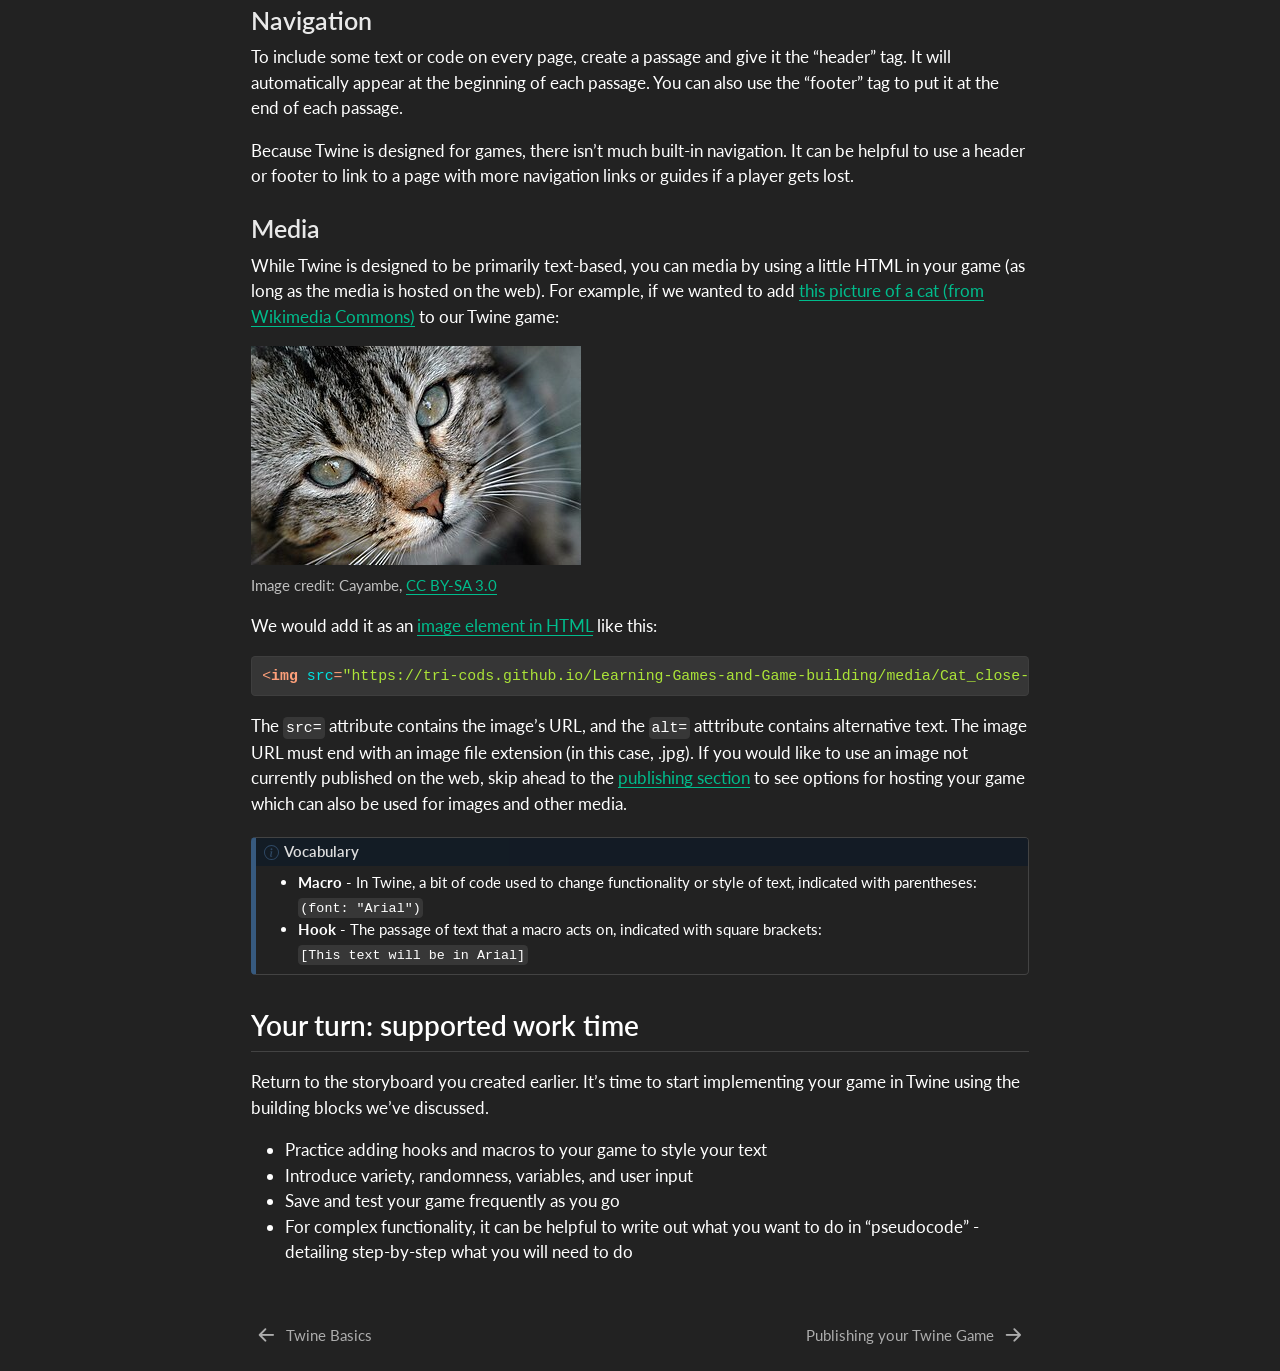
<file: sections/twine-how-to.html>
<!DOCTYPE html>
<html xmlns="http://www.w3.org/1999/xhtml" lang="en" xml:lang="en"><head>

<meta charset="utf-8">
<meta name="generator" content="quarto-1.9.37">

<meta name="viewport" content="width=device-width, initial-scale=1.0, user-scalable=yes">


<title>Customizing Play in Twine – Games for Pedagogy and Research</title>
<style>
/* Default styles provided by pandoc.
** See https://pandoc.org/MANUAL.html#variables-for-html for config info.
*/
code{white-space: pre-wrap;}
span.smallcaps{font-variant: small-caps;}
div.columns{display: flex; gap: min(4vw, 1.5em);}
div.column{flex: auto; overflow-x: auto;}
div.hanging-indent{margin-left: 1.5em; text-indent: -1.5em;}
ul.task-list{list-style: none;}
ul.task-list li input[type="checkbox"] {
  width: 0.8em;
  margin: 0 0.8em 0.2em -1em; /* quarto-specific, see https://github.com/quarto-dev/quarto-cli/issues/4556 */ 
  vertical-align: middle;
}
/* CSS for syntax highlighting */
html { -webkit-text-size-adjust: 100%; }
pre > code.sourceCode { white-space: pre; position: relative; }
pre > code.sourceCode > span { display: inline-block; line-height: 1.25; }
pre > code.sourceCode > span:empty { height: 1.2em; }
.sourceCode { overflow: visible; }
code.sourceCode > span { color: inherit; text-decoration: inherit; }
div.sourceCode { margin: 1em 0; }
pre.sourceCode { margin: 0; }
@media screen {
div.sourceCode { overflow: auto; }
}
@media print {
pre > code.sourceCode { white-space: pre-wrap; }
pre > code.sourceCode > span { text-indent: -5em; padding-left: 5em; }
}
pre.numberSource code
  { counter-reset: source-line 0; }
pre.numberSource code > span
  { position: relative; left: -4em; counter-increment: source-line; }
pre.numberSource code > span > a:first-child::before
  { content: counter(source-line);
    position: relative; left: -1em; text-align: right; vertical-align: baseline;
    border: none; display: inline-block;
    -webkit-touch-callout: none; -webkit-user-select: none;
    -khtml-user-select: none; -moz-user-select: none;
    -ms-user-select: none; user-select: none;
    padding: 0 4px; width: 4em;
  }
pre.numberSource { margin-left: 3em;  padding-left: 4px; }
div.sourceCode
  {   }
@media screen {
pre > code.sourceCode > span > a:first-child::before { text-decoration: underline; }
}
</style>


<script src="../site_libs/quarto-nav/quarto-nav.js"></script>
<script src="../site_libs/quarto-nav/headroom.min.js"></script>
<script src="../site_libs/clipboard/clipboard.min.js"></script>
<script src="../site_libs/quarto-search/autocomplete.umd.js"></script>
<script src="../site_libs/quarto-search/fuse.min.js"></script>
<script src="../site_libs/quarto-search/quarto-search.js"></script>
<meta name="quarto:offset" content="../">
<link href="../sections/publishing.html" rel="next">
<link href="../sections/twine-basics.html" rel="prev">
<script src="../site_libs/quarto-html/quarto.js" type="module"></script>
<script src="../site_libs/quarto-html/tabsets/tabsets.js" type="module"></script>
<script src="../site_libs/quarto-html/popper.min.js"></script>
<script src="../site_libs/quarto-html/tippy.umd.min.js"></script>
<script src="../site_libs/quarto-html/anchor.min.js"></script>
<link href="../site_libs/quarto-html/tippy.css" rel="stylesheet">
<link href="../site_libs/quarto-html/quarto-syntax-highlighting-dark-d0ae9245876894da5ac7e18953ecc5cc.css" rel="stylesheet" id="quarto-text-highlighting-styles">
<script src="../site_libs/bootstrap/bootstrap.min.js"></script>
<link href="../site_libs/bootstrap/bootstrap-icons.css" rel="stylesheet">
<link href="../site_libs/bootstrap/bootstrap-4f5f7c5f3f76352cd1107a7e88bc030f.min.css" rel="stylesheet" append-hash="true" id="quarto-bootstrap" data-mode="dark">
<script id="quarto-search-options" type="application/json">{
  "location": "navbar",
  "copy-button": false,
  "collapse-after": 3,
  "panel-placement": "end",
  "type": "overlay",
  "limit": 50,
  "keyboard-shortcut": [
    "f",
    "/",
    "s"
  ],
  "show-item-context": false,
  "language": {
    "search-no-results-text": "No results",
    "search-matching-documents-text": "matching documents",
    "search-copy-link-title": "Copy link to search",
    "search-hide-matches-text": "Hide additional matches",
    "search-more-match-text": "more match in this document",
    "search-more-matches-text": "more matches in this document",
    "search-clear-button-title": "Clear",
    "search-text-placeholder": "",
    "search-detached-cancel-button-title": "Cancel",
    "search-submit-button-title": "Submit",
    "search-label": "Search"
  }
}</script>


<link rel="stylesheet" href="../styles.css">
</head>

<body class="nav-sidebar docked nav-fixed quarto-light">

<div id="quarto-search-results"></div>
  <header id="quarto-header" class="headroom fixed-top">
    <nav class="navbar navbar-expand-lg " data-bs-theme="dark">
      <div class="navbar-container container-fluid">
      <div class="navbar-brand-container mx-auto">
    <a class="navbar-brand" href="../index.html">
    <span class="navbar-title">Games for Pedagogy and Research</span>
    </a>
  </div>
            <div id="quarto-search" class="" title="Search"></div>
          <button class="navbar-toggler" type="button" data-bs-toggle="collapse" data-bs-target="#navbarCollapse" aria-controls="navbarCollapse" role="menu" aria-expanded="false" aria-label="Toggle navigation" onclick="if (window.quartoToggleHeadroom) { window.quartoToggleHeadroom(); }">
  <span class="navbar-toggler-icon"></span>
</button>
          <div class="collapse navbar-collapse" id="navbarCollapse">
            <ul class="navbar-nav navbar-nav-scroll me-auto">
  <li class="nav-item">
    <a class="nav-link active" href="../index.html" aria-current="page"> 
<span class="menu-text">Home</span></a>
  </li>  
</ul>
          </div> <!-- /navcollapse -->
            <div class="quarto-navbar-tools">
</div>
      </div> <!-- /container-fluid -->
    </nav>
  <nav class="quarto-secondary-nav">
    <div class="container-fluid d-flex">
      <button type="button" class="quarto-btn-toggle btn" data-bs-toggle="collapse" role="button" data-bs-target=".quarto-sidebar-collapse-item" aria-controls="quarto-sidebar" aria-expanded="false" aria-label="Toggle sidebar navigation" onclick="if (window.quartoToggleHeadroom) { window.quartoToggleHeadroom(); }">
        <i class="bi bi-layout-text-sidebar-reverse"></i>
      </button>
        <nav class="quarto-page-breadcrumbs" aria-label="breadcrumb"><ol class="breadcrumb"><li class="breadcrumb-item"><a href="../sections/twine-basics.html">Twine</a></li><li class="breadcrumb-item"><a href="../sections/twine-how-to.html">Customizing Play in Twine</a></li></ol></nav>
        <a class="flex-grow-1" role="navigation" data-bs-toggle="collapse" data-bs-target=".quarto-sidebar-collapse-item" aria-controls="quarto-sidebar" aria-expanded="false" aria-label="Toggle sidebar navigation" onclick="if (window.quartoToggleHeadroom) { window.quartoToggleHeadroom(); }">      
        </a>
      <button type="button" class="btn quarto-search-button" aria-label="Search" onclick="window.quartoOpenSearch();">
        <i class="bi bi-search"></i>
      </button>
    </div>
  </nav>
</header>
<!-- content -->
<div id="quarto-content" class="quarto-container page-columns page-rows-contents page-layout-article page-navbar">
<!-- sidebar -->
  <nav id="quarto-sidebar" class="sidebar collapse collapse-horizontal quarto-sidebar-collapse-item sidebar-navigation docked overflow-auto">
        <div class="mt-2 flex-shrink-0 align-items-center">
        <div class="sidebar-search">
        <div id="quarto-search" class="" title="Search"></div>
        </div>
        </div>
    <div class="sidebar-menu-container"> 
    <ul class="list-unstyled mt-1">
        <li class="sidebar-item">
  <div class="sidebar-item-container"> 
  <a href="../index.html" class="sidebar-item-text sidebar-link">
 <span class="menu-text">Introduction</span></a>
  </div>
</li>
        <li class="sidebar-item sidebar-item-section">
      <div class="sidebar-item-container"> 
            <a class="sidebar-item-text sidebar-link text-start" data-bs-toggle="collapse" data-bs-target="#quarto-sidebar-section-1" role="navigation" aria-expanded="true">
 <span class="menu-text">Planning</span></a>
          <a class="sidebar-item-toggle text-start" data-bs-toggle="collapse" data-bs-target="#quarto-sidebar-section-1" role="navigation" aria-expanded="true" aria-label="Toggle section">
            <i class="bi bi-chevron-right ms-2"></i>
          </a> 
      </div>
      <ul id="quarto-sidebar-section-1" class="collapse list-unstyled sidebar-section depth1 show">  
          <li class="sidebar-item">
  <div class="sidebar-item-container"> 
  <a href="../sections/pedagogy.html" class="sidebar-item-text sidebar-link">
 <span class="menu-text">Use Cases for Games</span></a>
  </div>
</li>
          <li class="sidebar-item">
  <div class="sidebar-item-container"> 
  <a href="../sections/design.html" class="sidebar-item-text sidebar-link">
 <span class="menu-text">Game Design Principles and Practices</span></a>
  </div>
</li>
          <li class="sidebar-item">
  <div class="sidebar-item-container"> 
  <a href="../sections/storyboarding.html" class="sidebar-item-text sidebar-link">
 <span class="menu-text">Planning and Storyboarding</span></a>
  </div>
</li>
      </ul>
  </li>
        <li class="sidebar-item sidebar-item-section">
      <div class="sidebar-item-container"> 
            <a class="sidebar-item-text sidebar-link text-start" data-bs-toggle="collapse" data-bs-target="#quarto-sidebar-section-2" role="navigation" aria-expanded="true">
 <span class="menu-text">Twine</span></a>
          <a class="sidebar-item-toggle text-start" data-bs-toggle="collapse" data-bs-target="#quarto-sidebar-section-2" role="navigation" aria-expanded="true" aria-label="Toggle section">
            <i class="bi bi-chevron-right ms-2"></i>
          </a> 
      </div>
      <ul id="quarto-sidebar-section-2" class="collapse list-unstyled sidebar-section depth1 show">  
          <li class="sidebar-item">
  <div class="sidebar-item-container"> 
  <a href="../sections/twine-basics.html" class="sidebar-item-text sidebar-link">
 <span class="menu-text">Twine Basics</span></a>
  </div>
</li>
          <li class="sidebar-item">
  <div class="sidebar-item-container"> 
  <a href="../sections/twine-how-to.html" class="sidebar-item-text sidebar-link active">
 <span class="menu-text">Customizing Play in Twine</span></a>
  </div>
</li>
          <li class="sidebar-item">
  <div class="sidebar-item-container"> 
  <a href="../sections/publishing.html" class="sidebar-item-text sidebar-link">
 <span class="menu-text">Publishing your Twine Game</span></a>
  </div>
</li>
      </ul>
  </li>
        <li class="sidebar-item sidebar-item-section">
      <div class="sidebar-item-container"> 
            <a class="sidebar-item-text sidebar-link text-start" data-bs-toggle="collapse" data-bs-target="#quarto-sidebar-section-3" role="navigation" aria-expanded="true">
 <span class="menu-text">Resources</span></a>
          <a class="sidebar-item-toggle text-start" data-bs-toggle="collapse" data-bs-target="#quarto-sidebar-section-3" role="navigation" aria-expanded="true" aria-label="Toggle section">
            <i class="bi bi-chevron-right ms-2"></i>
          </a> 
      </div>
      <ul id="quarto-sidebar-section-3" class="collapse list-unstyled sidebar-section depth1 show">  
          <li class="sidebar-item">
  <div class="sidebar-item-container"> 
  <a href="../sections/twine-resources.html" class="sidebar-item-text sidebar-link">
 <span class="menu-text">Twine Resources</span></a>
  </div>
</li>
          <li class="sidebar-item">
  <div class="sidebar-item-container"> 
  <a href="../sections/examples.html" class="sidebar-item-text sidebar-link">
 <span class="menu-text">Examples</span></a>
  </div>
</li>
          <li class="sidebar-item">
  <div class="sidebar-item-container"> 
  <a href="../sections/vocabulary.html" class="sidebar-item-text sidebar-link">
 <span class="menu-text">Reference guide</span></a>
  </div>
</li>
      </ul>
  </li>
    </ul>
    </div>
</nav>
<div id="quarto-sidebar-glass" class="quarto-sidebar-collapse-item" data-bs-toggle="collapse" data-bs-target=".quarto-sidebar-collapse-item"></div>
<!-- margin-sidebar -->
    <div id="quarto-margin-sidebar" class="sidebar margin-sidebar">
        <nav id="TOC" role="doc-toc" class="toc-active">
    <h2 id="toc-title">On this page</h2>
   
  <ul>
  <li><a href="#macros-and-hooks" id="toc-macros-and-hooks" class="nav-link active" data-scroll-target="#macros-and-hooks">Macros and hooks</a></li>
  <li><a href="#style-your-text" id="toc-style-your-text" class="nav-link" data-scroll-target="#style-your-text">Style your text</a>
  <ul class="collapse">
  <li><a href="#colors" id="toc-colors" class="nav-link" data-scroll-target="#colors">Colors</a></li>
  <li><a href="#typography" id="toc-typography" class="nav-link" data-scroll-target="#typography">Typography</a></li>
  <li><a href="#rotation-and-alignment" id="toc-rotation-and-alignment" class="nav-link" data-scroll-target="#rotation-and-alignment">Rotation and alignment</a></li>
  <li><a href="#enchant" id="toc-enchant" class="nav-link" data-scroll-target="#enchant">Enchant</a></li>
  </ul></li>
  <li><a href="#functionality" id="toc-functionality" class="nav-link" data-scroll-target="#functionality">Functionality</a>
  <ul class="collapse">
  <li><a href="#hide-and-show-content" id="toc-hide-and-show-content" class="nav-link" data-scroll-target="#hide-and-show-content">Hide and show content</a></li>
  <li><a href="#variety-and-randomness" id="toc-variety-and-randomness" class="nav-link" data-scroll-target="#variety-and-randomness">Variety and randomness</a></li>
  <li><a href="#set-and-change-variables" id="toc-set-and-change-variables" class="nav-link" data-scroll-target="#set-and-change-variables">Set and change variables</a></li>
  <li><a href="#user-input" id="toc-user-input" class="nav-link" data-scroll-target="#user-input">User input</a></li>
  <li><a href="#use-conditionals" id="toc-use-conditionals" class="nav-link" data-scroll-target="#use-conditionals">Use conditionals</a></li>
  </ul></li>
  <li><a href="#user-interface" id="toc-user-interface" class="nav-link" data-scroll-target="#user-interface">User interface</a>
  <ul class="collapse">
  <li><a href="#navigation" id="toc-navigation" class="nav-link" data-scroll-target="#navigation">Navigation</a></li>
  <li><a href="#media" id="toc-media" class="nav-link" data-scroll-target="#media">Media</a></li>
  </ul></li>
  <li><a href="#your-turn-supported-work-time" id="toc-your-turn-supported-work-time" class="nav-link" data-scroll-target="#your-turn-supported-work-time">Your turn: supported work time</a></li>
  </ul>
</nav>
    </div>
<!-- main -->
<main class="content" id="quarto-document-content">

<header id="title-block-header" class="quarto-title-block default"><nav class="quarto-page-breadcrumbs quarto-title-breadcrumbs d-none d-lg-block" aria-label="breadcrumb"><ol class="breadcrumb"><li class="breadcrumb-item"><a href="../sections/twine-basics.html">Twine</a></li><li class="breadcrumb-item"><a href="../sections/twine-how-to.html">Customizing Play in Twine</a></li></ol></nav>
<div class="quarto-title">
<h1 class="title">Customizing Play in Twine</h1>
</div>



<div class="quarto-title-meta">

    
  
    
  </div>
  


</header>


<section id="macros-and-hooks" class="level2">
<h2 class="anchored" data-anchor-id="macros-and-hooks">Macros and hooks</h2>
<p>You can customize appearance and functionality in Twine an infinite number of ways using coding languages like HTML, CSS, and Javascript, but the Harlowe story format allows you to do many types of customizations using low-code blocks called <strong>Macros</strong> and <strong>Hooks</strong>.</p>
<p>Here’s an example:</p>
<p><code>(font: "Arial")[This text will be in Arial.]</code></p>
<ul>
<li><p>The first part is called a <strong>Macro</strong>: <code>(font: "Arial")</code>. It specifies what to change – here it indicates a property (font) and the value to change it to (“Arial”) after a colon. It is contained in parentheses.</p></li>
<li><p>The second part, called a <strong>Hook</strong>, is the content that a macro acts on, surrounded by square brackets: <code>[This text will be in Arial]</code>.</p></li>
</ul>
<p>A hook is a unit of text and code that is usually smaller than a passage, but could be several lines. A hook can have multiple macros and hooks nested inside it (just remember to close your parentheses and brackets).</p>
<div class="code-copy-outer-scaffold"><div class="sourceCode" id="cb1"><pre class="sourceCode html code-with-copy"><code class="sourceCode html"><span id="cb1-1"><a href="#cb1-1" aria-hidden="true" tabindex="-1"></a>(bg:green)[This text has a green background, (color:magenta)[but some of </span>
<span id="cb1-2"><a href="#cb1-2" aria-hidden="true" tabindex="-1"></a>it is magenta]]</span>
<span id="cb1-3"><a href="#cb1-3" aria-hidden="true" tabindex="-1"></a></span>
<span id="cb1-4"><a href="#cb1-4" aria-hidden="true" tabindex="-1"></a>(text-size: 0.5)[This text is small. (bg:green)[some of it has a green </span>
<span id="cb1-5"><a href="#cb1-5" aria-hidden="true" tabindex="-1"></a>background, (color:magenta)[and some of it is also magenta]]]</span></code></pre></div><button title="Copy to Clipboard" class="code-copy-button"><i class="bi"></i></button></div>
<p>You can even use a macro to apply to the rest of a passage by using an open bracket and an equals sign:</p>
<div class="code-copy-outer-scaffold"><div class="sourceCode" id="cb2"><pre class="sourceCode markdown code-with-copy"><code class="sourceCode markdown"><span id="cb2-1"><a href="#cb2-1" aria-hidden="true" tabindex="-1"></a>(color:cyan)[=</span>
<span id="cb2-2"><a href="#cb2-2" aria-hidden="true" tabindex="-1"></a>    The rest of the passage will be cyan</span></code></pre></div><button title="Copy to Clipboard" class="code-copy-button"><i class="bi"></i></button></div>
<p>To apply multiple macros to the same hook, use a <code>+</code> between them:</p>
<div class="code-copy-outer-scaffold"><div class="sourceCode" id="cb3"><pre class="sourceCode markdown code-with-copy"><code class="sourceCode markdown"><span id="cb3-1"><a href="#cb3-1" aria-hidden="true" tabindex="-1"></a>(color:green)+(font:"courier")<span class="co">[</span><span class="ot">This text has two macros applied</span><span class="co">]</span></span></code></pre></div><button title="Copy to Clipboard" class="code-copy-button"><i class="bi"></i></button></div>
<p>We will go over a few of the more common types of macros below, but there are many, many more possibilities. You can find many helpful examples in the <a href="https://twinery.org/cookbook/">Twine Cookbook</a>, though the most complete guide is in the <a href="https://twine2.neocities.org/">Harlowe Documentation</a>, but</p>
</section>
<section id="style-your-text" class="level2">
<h2 class="anchored" data-anchor-id="style-your-text">Style your text</h2>
<p>Macros are the easiest way to customize color, font, size, alignment, and many other forms of visual style.</p>
<section id="colors" class="level3">
<h3 class="anchored" data-anchor-id="colors">Colors</h3>
<p>To customize colors, use <code>(color:)</code> to change text color and <code>(bg:)</code> for background color.</p>
<ul>
<li><p><code>(color:magenta)[This text is magenta]</code></p></li>
<li><p><code>(bg:green)[This text has a green background]</code></p></li>
</ul>
<p>Twine supports a few colors without quotation marks – you’ll find these as options in the Editor. You can also use any of the <a href="https://www.w3schools.com/cssref/css_colors.php">CSS named colors</a> by putting the name in quotation marks: <code>(bg:"blueviolet")</code>.</p>
<p>For an even wider range of colors, you can use hexadecimal (or “hex”) colors. To learn more about what hex colors represent, see the <a href="https://www.w3schools.com/colors/default.asp">W3Schools tutorial on Colors</a>, which includes a <a href="https://www.w3schools.com/colors/colors_picker.asp">color picker tool</a> you can use to get a specific hex value.</p>
<ul>
<li><code>(text-color: #cce6ff)[This is a hex value color]</code>.</li>
</ul>
</section>
<section id="typography" class="level3">
<h3 class="anchored" data-anchor-id="typography">Typography</h3>
<p>As you probably guessed, the ‘font’ macro lets you customize fonts within your game.</p>
<ul>
<li><code>(font:"courier")[Courier is a classic monospace font]</code></li>
</ul>
<p>Twine supports basic <a href="https://www.w3schools.com/cssref/css_websafe_fonts.php">websafe fonts</a> that are well-supported across browsers.</p>
<blockquote class="blockquote">
<p>It is also possible to <a href="https://twinery.org/cookbook/googlefonts/harlowe/harlowe_googlefonts.html">load Google Fonts following these instructions</a>, though this requires using CSS.</p>
</blockquote>
<p>Font size can be customized relative to the standard using the ‘text-size’ macro:</p>
<ul>
<li><code>(text-size: 0.5)[This text is small.]</code></li>
</ul>
<p>Other types of decorations can be added using text-style macros:</p>
<ul>
<li><p>Underline: <code>(text-style:"underline")[Your Text Here]</code></p></li>
<li><p>Blinking: <code>(text-style:"fade-in-out")[This text blinks]</code></p></li>
</ul>
</section>
<section id="rotation-and-alignment" class="level3">
<h3 class="anchored" data-anchor-id="rotation-and-alignment">Rotation and alignment</h3>
<p>You will notice that many of these customizations are available in the passage menu, including text rotation, which you can do along multiple axes: <code>(text-rotate-z:90)[This text is rotated 90 degrees]</code></p>
<p>To customize alignment, I recommend using the alignment icon.</p>
<p><code>(align:"=&gt;&lt;=")+(box:"X")[This text is centered]</code></p>
</section>
<section id="enchant" class="level3">
<h3 class="anchored" data-anchor-id="enchant">Enchant</h3>
<p>You can also style the entire page using “enchant” macros:</p>
<p><code>(enchant:?page,(bg:lime))</code></p>
<p>The <code>(enchant: )</code> macro can be used as well for every instance of a particular word or character. To learn more, see the <a href="https://twine2.neocities.org/#macro_enchant">Harlowe documentation on enchant</a>.</p>
</section>
</section>
<section id="functionality" class="level2">
<h2 class="anchored" data-anchor-id="functionality">Functionality</h2>
<p>To make your game fully interactive, macros can be useful for transforming the content and narrative flow of your page and giving the user opportunites to make choices and provide input.</p>
<section id="hide-and-show-content" class="level3">
<h3 class="anchored" data-anchor-id="hide-and-show-content">Hide and show content</h3>
<p>To create a sense of movement and animation, you can use macros to delay when text displays: <code>(after:1s)[Wait one second before displaying this]</code></p>
<p>You can also replace one bit of text with another bit by using the link macro, which reveals a hidden hook when the indicated text is clicked.: <code>(link:"Click me to reveal")[This text is revealed]</code></p>
<p>Of course, because hooks can be nested in other hooks, you can also pair the link macro with the enchant macro to transform the whole page. <code>(link:"Your face is turning red")[(enchant:?page, (color:red))]</code></p>
<p>Using the ‘show’ macro, you can display another passage within a passage: <code>(display:"passage")</code></p>
<p>So far we have talked about passages as units of content, but they are also units of code or design that can be used to reuse modular pieces of your game – what in other programming languages would be called a function. The ‘show’ macro is the best way to include content that you want to repeat without having to write it all again.</p>
<p>The ‘go-to’ macro will take the user directly to another passage: <code>(go-to:"passage")</code></p>
<p>You can create a passage that unveils slowly by embedding choices within choices:</p>
<div class="code-copy-outer-scaffold"><div class="sourceCode" id="cb4"><pre class="sourceCode markdown code-with-copy"><code class="sourceCode markdown"><span id="cb4-1"><a href="#cb4-1" aria-hidden="true" tabindex="-1"></a>You are going down (link: "a passageway")<span class="co">[</span><span class="ot">an extremely long passageway</span><span class="co">]</span></span>
<span id="cb4-2"><a href="#cb4-2" aria-hidden="true" tabindex="-1"></a>Do you want to turn left?</span>
<span id="cb4-3"><a href="#cb4-3" aria-hidden="true" tabindex="-1"></a>(link:"yes, let's turn left")<span class="co">[</span><span class="ot">You turn left and the hallway goes on (link:"forever")[for what feels like forever</span><span class="co">]</span></span>
<span id="cb4-4"><a href="#cb4-4" aria-hidden="true" tabindex="-1"></a>Next you have the option to go (link:"right")[right, </span>
<span id="cb4-5"><a href="#cb4-5" aria-hidden="true" tabindex="-1"></a>which you take, and then you find yourself at another (link: "fork")[fork. </span>
<span id="cb4-6"><a href="#cb4-6" aria-hidden="true" tabindex="-1"></a>Do you go left or right?</span>
<span id="cb4-7"><a href="#cb4-7" aria-hidden="true" tabindex="-1"></a>(link:"Left")<span class="co">[</span><span class="ot">You've reached a dead end.</span><span class="co">]</span></span>
<span id="cb4-8"><a href="#cb4-8" aria-hidden="true" tabindex="-1"></a>(link:"Right")<span class="co">[</span><span class="ot">You've reached your destination!</span><span class="co">]</span>]]]</span></code></pre></div><button title="Copy to Clipboard" class="code-copy-button"><i class="bi"></i></button></div>
<p>You can also create a pop-up that will display before page content: <code>(dialog:[Welcome to my game!],"OK")</code></p>
</section>
<section id="variety-and-randomness" class="level3">
<h3 class="anchored" data-anchor-id="variety-and-randomness">Variety and randomness</h3>
<ul>
<li><p>Use ‘either’ to randomly select a value from a list: <code>The sky is (either:"blue", "pink", "orange", "green")</code></p></li>
<li><p>Use ‘random’ to generate random numbers: <code>Rolling six-sided die: (random: 1,6)</code></p></li>
</ul>
</section>
<section id="set-and-change-variables" class="level3">
<h3 class="anchored" data-anchor-id="set-and-change-variables">Set and change variables</h3>
<p>As in math and other programming languages, a variable is a container that can hold values, including text, numbers, and more. Variable names are indicated with a <code>$</code> before the name, such as: <code>$score</code>.</p>
<p>To create a variable named <code>$name</code> and set the value to “Alice”, use : <code>(set: $name to "Alice")</code></p>
<p>You can later display that variable by typing its name within your text: <code>Hello, $name</code></p>
<p>Variables can also hold numbers: <code>(set: $score to 1)</code></p>
<p>The set macro can also be used to transform variable values like this: <code>(set: $score to it + 1)</code> – here the value of score is increased by 1.</p>
</section>
<section id="user-input" class="level3">
<h3 class="anchored" data-anchor-id="user-input">User input</h3>
<p>You can have your user select or type in information that will be stored as a variable. In this case, I recommend using the visual editor:</p>
<ul>
<li>Find the <code>(Macro:)</code> dropdown menu and select <code>Input...</code></li>
<li>Use the selection panel to customize the placement, width, variable name, and more</li>
<li>You can also offer a dialog box, check box, or dropdown menu</li>
</ul>
<p>User input examples</p>
<p>Get user input and store it in a variable:</p>
<p><code>What is your name? (input-box:2bind $name,"XXXXXXXXX=")</code></p>
<p>To use the variable on the same passage, use a prompt (dialog box) to make sure the variable is set before the passage text is rendered:</p>
<p><code>(set: $name to (prompt: [What's your name?], "Name"))</code></p>
<p>You can also create a dropdown menu or checkbox with options <code>(dropdown: 2bind $choices,"First","Second","Third")</code></p>
</section>
<section id="use-conditionals" class="level3">
<h3 class="anchored" data-anchor-id="use-conditionals">Use conditionals</h3>
<p>Conditional syntax can use variables to introduce game-like elements,</p>
<div class="code-copy-outer-scaffold"><div class="sourceCode" id="cb5"><pre class="sourceCode html code-with-copy"><code class="sourceCode html"><span id="cb5-1"><a href="#cb5-1" aria-hidden="true" tabindex="-1"></a>(if: $score &gt; 10)[You win!!]</span>
<span id="cb5-2"><a href="#cb5-2" aria-hidden="true" tabindex="-1"></a>(else:)[You lose.]</span></code></pre></div><button title="Copy to Clipboard" class="code-copy-button"><i class="bi"></i></button></div>
<div class="code-copy-outer-scaffold"><div class="sourceCode" id="cb6"><pre class="sourceCode html code-with-copy"><code class="sourceCode html"><span id="cb6-1"><a href="#cb6-1" aria-hidden="true" tabindex="-1"></a>(if: $door is "locked")[Sorry, the door is locked]</span>
<span id="cb6-2"><a href="#cb6-2" aria-hidden="true" tabindex="-1"></a>(else:)[(go-to:"door")]</span></code></pre></div><button title="Copy to Clipboard" class="code-copy-button"><i class="bi"></i></button></div>
</section>
</section>
<section id="user-interface" class="level2">
<h2 class="anchored" data-anchor-id="user-interface">User interface</h2>
<section id="navigation" class="level3">
<h3 class="anchored" data-anchor-id="navigation">Navigation</h3>
<p>To include some text or code on every page, create a passage and give it the “header” tag. It will automatically appear at the beginning of each passage. You can also use the “footer” tag to put it at the end of each passage.</p>
<p>Because Twine is designed for games, there isn’t much built-in navigation. It can be helpful to use a header or footer to link to a page with more navigation links or guides if a player gets lost.</p>
</section>
<section id="media" class="level3">
<h3 class="anchored" data-anchor-id="media">Media</h3>
<p>While Twine is designed to be primarily text-based, you can media by using a little HTML in your game (as long as the media is hosted on the web). For example, if we wanted to add <a href="https://commons.wikimedia.org/wiki/File:Cat_close-up_2004_b.jpg">this picture of a cat (from Wikimedia Commons)</a> to our Twine game:</p>
<div class="quarto-figure quarto-figure-left">
<figure class="figure">
<p><img src="../media/Cat_close-up_2004.jpg" class="img-fluid figure-img" alt="Close-up of the face of a domestic cat"></p>
<figcaption>Image credit: Cayambe, <a href="https://creativecommons.org/licenses/by-sa/3.0">CC BY-SA 3.0</a></figcaption>
</figure>
</div>
<p>We would add it as an <a href="https://www.w3schools.com/tags/tag_img.asp">image element in HTML</a> like this:</p>
<div class="code-copy-outer-scaffold"><div class="sourceCode" id="cb7"><pre class="sourceCode html code-with-copy"><code class="sourceCode html"><span id="cb7-1"><a href="#cb7-1" aria-hidden="true" tabindex="-1"></a><span class="dt">&lt;</span><span class="kw">img</span><span class="ot"> src</span><span class="op">=</span><span class="st">"https://tri-cods.github.io/Learning-Games-and-Game-building/media/Cat_close-up_2004.jpg"</span><span class="ot"> alt</span><span class="op">=</span><span class="st">"Close-up of the face of a domestic cat"</span><span class="dt">&gt;</span></span></code></pre></div><button title="Copy to Clipboard" class="code-copy-button"><i class="bi"></i></button></div>
<p>The <code>src=</code> attribute contains the image’s URL, and the <code>alt=</code> atttribute contains alternative text. The image URL must end with an image file extension (in this case, .jpg). If you would like to use an image not currently published on the web, skip ahead to the <a href="publishing.html">publishing section</a> to see options for hosting your game which can also be used for images and other media.</p>
<div class="callout callout-style-default callout-note callout-titled">
<div class="callout-header d-flex align-content-center">
<div class="callout-icon-container">
<i class="callout-icon"></i>
</div>
<div class="callout-title-container flex-fill">
<span class="screen-reader-only">Note</span>Vocabulary
</div>
</div>
<div class="callout-body-container callout-body">
<ul>
<li><strong>Macro</strong> - In Twine, a bit of code used to change functionality or style of text, indicated with parentheses: <code>(font: "Arial")</code></li>
<li><strong>Hook</strong> - The passage of text that a macro acts on, indicated with square brackets: <code>[This text will be in Arial]</code></li>
</ul>
</div>
</div>
</section>
</section>
<section id="your-turn-supported-work-time" class="level2">
<h2 class="anchored" data-anchor-id="your-turn-supported-work-time">Your turn: supported work time</h2>
<p>Return to the storyboard you created earlier. It’s time to start implementing your game in Twine using the building blocks we’ve discussed.</p>
<ul>
<li>Practice adding hooks and macros to your game to style your text</li>
<li>Introduce variety, randomness, variables, and user input</li>
<li>Save and test your game frequently as you go</li>
<li>For complex functionality, it can be helpful to write out what you want to do in “pseudocode” - detailing step-by-step what you will need to do</li>
</ul>


</section>

</main> <!-- /main -->
<script id="quarto-html-after-body" type="application/javascript">
  window.document.addEventListener("DOMContentLoaded", function (event) {
    const icon = "";
    const anchorJS = new window.AnchorJS();
    anchorJS.options = {
      placement: 'right',
      icon: icon
    };
    anchorJS.add('.anchored');
    const isCodeAnnotation = (el) => {
      for (const clz of el.classList) {
        if (clz.startsWith('code-annotation-')) {                     
          return true;
        }
      }
      return false;
    }
    const onCopySuccess = function(e) {
      // button target
      const button = e.trigger;
      // don't keep focus
      button.blur();
      // flash "checked"
      button.classList.add('code-copy-button-checked');
      var currentTitle = button.getAttribute("title");
      button.setAttribute("title", "Copied!");
      let tooltip;
      if (window.bootstrap) {
        button.setAttribute("data-bs-toggle", "tooltip");
        button.setAttribute("data-bs-placement", "left");
        button.setAttribute("data-bs-title", "Copied!");
        tooltip = new bootstrap.Tooltip(button, 
          { trigger: "manual", 
            customClass: "code-copy-button-tooltip",
            offset: [0, -8]});
        tooltip.show();    
      }
      setTimeout(function() {
        if (tooltip) {
          tooltip.hide();
          button.removeAttribute("data-bs-title");
          button.removeAttribute("data-bs-toggle");
          button.removeAttribute("data-bs-placement");
        }
        button.setAttribute("title", currentTitle);
        button.classList.remove('code-copy-button-checked');
      }, 1000);
      // clear code selection
      e.clearSelection();
    }
    const getTextToCopy = function(trigger) {
      const outerScaffold = trigger.parentElement.cloneNode(true);
      const codeEl = outerScaffold.querySelector('code');
      for (const childEl of codeEl.children) {
        if (isCodeAnnotation(childEl)) {
          childEl.remove();
        }
      }
      return codeEl.innerText;
    }
    const clipboard = new window.ClipboardJS('.code-copy-button:not([data-in-quarto-modal])', {
      text: getTextToCopy
    });
    clipboard.on('success', onCopySuccess);
    if (window.document.getElementById('quarto-embedded-source-code-modal')) {
      const clipboardModal = new window.ClipboardJS('.code-copy-button[data-in-quarto-modal]', {
        text: getTextToCopy,
        container: window.document.getElementById('quarto-embedded-source-code-modal')
      });
      clipboardModal.on('success', onCopySuccess);
    }
      var localhostRegex = new RegExp(/^(?:http|https):\/\/localhost\:?[0-9]*\//);
      var mailtoRegex = new RegExp(/^mailto:/);
        var filterRegex = new RegExp("https:\/\/tri-cods\.github\.io\/Learning-Games-and-Game-building\/");
      var isInternal = (href) => {
          return filterRegex.test(href) || localhostRegex.test(href) || mailtoRegex.test(href);
      }
      // Inspect non-navigation links and adorn them if external
     var links = window.document.querySelectorAll('a[href]:not(.nav-link):not(.navbar-brand):not(.toc-action):not(.sidebar-link):not(.sidebar-item-toggle):not(.pagination-link):not(.no-external):not([aria-hidden]):not(.dropdown-item):not(.quarto-navigation-tool):not(.about-link)');
      for (var i=0; i<links.length; i++) {
        const link = links[i];
        if (!isInternal(link.href)) {
          // undo the damage that might have been done by quarto-nav.js in the case of
          // links that we want to consider external
          if (link.dataset.originalHref !== undefined) {
            link.href = link.dataset.originalHref;
          }
        }
      }
    function tippyHover(el, contentFn, onTriggerFn, onUntriggerFn) {
      const config = {
        allowHTML: true,
        maxWidth: 500,
        delay: 100,
        arrow: false,
        appendTo: function(el) {
            return el.parentElement;
        },
        interactive: true,
        interactiveBorder: 10,
        theme: 'quarto',
        placement: 'bottom-start',
      };
      if (contentFn) {
        config.content = contentFn;
      }
      if (onTriggerFn) {
        config.onTrigger = onTriggerFn;
      }
      if (onUntriggerFn) {
        config.onUntrigger = onUntriggerFn;
      }
      window.tippy(el, config); 
    }
    const noterefs = window.document.querySelectorAll('a[role="doc-noteref"]');
    for (var i=0; i<noterefs.length; i++) {
      const ref = noterefs[i];
      tippyHover(ref, function() {
        // use id or data attribute instead here
        let href = ref.getAttribute('data-footnote-href') || ref.getAttribute('href');
        try { href = new URL(href).hash; } catch {}
        const id = href.replace(/^#\/?/, "");
        const note = window.document.getElementById(id);
        if (note) {
          return note.innerHTML;
        } else {
          return "";
        }
      });
    }
    const xrefs = window.document.querySelectorAll('a.quarto-xref');
    const processXRef = (id, note) => {
      // Strip column container classes
      const stripColumnClz = (el) => {
        el.classList.remove("page-full", "page-columns");
        if (el.children) {
          for (const child of el.children) {
            stripColumnClz(child);
          }
        }
      }
      stripColumnClz(note)
      if (id === null || id.startsWith('sec-')) {
        // Special case sections, only their first couple elements
        const container = document.createElement("div");
        if (note.children && note.children.length > 2) {
          container.appendChild(note.children[0].cloneNode(true));
          for (let i = 1; i < note.children.length; i++) {
            const child = note.children[i];
            if (child.tagName === "P" && child.innerText === "") {
              continue;
            } else {
              container.appendChild(child.cloneNode(true));
              break;
            }
          }
          if (window.Quarto?.typesetMath) {
            window.Quarto.typesetMath(container);
          }
          return container.innerHTML
        } else {
          if (window.Quarto?.typesetMath) {
            window.Quarto.typesetMath(note);
          }
          return note.innerHTML;
        }
      } else {
        // Remove any anchor links if they are present
        const anchorLink = note.querySelector('a.anchorjs-link');
        if (anchorLink) {
          anchorLink.remove();
        }
        if (window.Quarto?.typesetMath) {
          window.Quarto.typesetMath(note);
        }
        if (note.classList.contains("callout")) {
          return note.outerHTML;
        } else {
          return note.innerHTML;
        }
      }
    }
    for (var i=0; i<xrefs.length; i++) {
      const xref = xrefs[i];
      tippyHover(xref, undefined, function(instance) {
        instance.disable();
        let url = xref.getAttribute('href');
        let hash = undefined; 
        if (url.startsWith('#')) {
          hash = url;
        } else {
          try { hash = new URL(url).hash; } catch {}
        }
        if (hash) {
          const id = hash.replace(/^#\/?/, "");
          const note = window.document.getElementById(id);
          if (note !== null) {
            try {
              const html = processXRef(id, note.cloneNode(true));
              instance.setContent(html);
            } finally {
              instance.enable();
              instance.show();
            }
          } else {
            // See if we can fetch this
            fetch(url.split('#')[0])
            .then(res => res.text())
            .then(html => {
              const parser = new DOMParser();
              const htmlDoc = parser.parseFromString(html, "text/html");
              const note = htmlDoc.getElementById(id);
              if (note !== null) {
                const html = processXRef(id, note);
                instance.setContent(html);
              } 
            }).finally(() => {
              instance.enable();
              instance.show();
            });
          }
        } else {
          // See if we can fetch a full url (with no hash to target)
          // This is a special case and we should probably do some content thinning / targeting
          fetch(url)
          .then(res => res.text())
          .then(html => {
            const parser = new DOMParser();
            const htmlDoc = parser.parseFromString(html, "text/html");
            const note = htmlDoc.querySelector('main.content');
            if (note !== null) {
              // This should only happen for chapter cross references
              // (since there is no id in the URL)
              // remove the first header
              if (note.children.length > 0 && note.children[0].tagName === "HEADER") {
                note.children[0].remove();
              }
              const html = processXRef(null, note);
              instance.setContent(html);
            } 
          }).finally(() => {
            instance.enable();
            instance.show();
          });
        }
      }, function(instance) {
      });
    }
        let selectedAnnoteEl;
        const selectorForAnnotation = ( cell, annotation) => {
          let cellAttr = 'data-code-cell="' + cell + '"';
          let lineAttr = 'data-code-annotation="' +  annotation + '"';
          const selector = 'span[' + cellAttr + '][' + lineAttr + ']';
          return selector;
        }
        const selectCodeLines = (annoteEl) => {
          const doc = window.document;
          const targetCell = annoteEl.getAttribute("data-target-cell");
          const targetAnnotation = annoteEl.getAttribute("data-target-annotation");
          const annoteSpan = window.document.querySelector(selectorForAnnotation(targetCell, targetAnnotation));
          const lines = annoteSpan.getAttribute("data-code-lines").split(",");
          const lineIds = lines.map((line) => {
            return targetCell + "-" + line;
          })
          let top = null;
          let height = null;
          let parent = null;
          if (lineIds.length > 0) {
              //compute the position of the single el (top and bottom and make a div)
              const el = window.document.getElementById(lineIds[0]);
              top = el.offsetTop;
              height = el.offsetHeight;
              parent = el.parentElement.parentElement;
            if (lineIds.length > 1) {
              const lastEl = window.document.getElementById(lineIds[lineIds.length - 1]);
              const bottom = lastEl.offsetTop + lastEl.offsetHeight;
              height = bottom - top;
            }
            if (top !== null && height !== null && parent !== null) {
              // cook up a div (if necessary) and position it 
              let div = window.document.getElementById("code-annotation-line-highlight");
              if (div === null) {
                div = window.document.createElement("div");
                div.setAttribute("id", "code-annotation-line-highlight");
                div.style.position = 'absolute';
                parent.appendChild(div);
              }
              div.style.top = top - 2 + "px";
              div.style.height = height + 4 + "px";
              div.style.left = 0;
              let gutterDiv = window.document.getElementById("code-annotation-line-highlight-gutter");
              if (gutterDiv === null) {
                gutterDiv = window.document.createElement("div");
                gutterDiv.setAttribute("id", "code-annotation-line-highlight-gutter");
                gutterDiv.style.position = 'absolute';
                const codeCell = window.document.getElementById(targetCell);
                const gutter = codeCell.querySelector('.code-annotation-gutter');
                gutter.appendChild(gutterDiv);
              }
              gutterDiv.style.top = top - 2 + "px";
              gutterDiv.style.height = height + 4 + "px";
            }
            selectedAnnoteEl = annoteEl;
          }
        };
        const unselectCodeLines = () => {
          const elementsIds = ["code-annotation-line-highlight", "code-annotation-line-highlight-gutter"];
          elementsIds.forEach((elId) => {
            const div = window.document.getElementById(elId);
            if (div) {
              div.remove();
            }
          });
          selectedAnnoteEl = undefined;
        };
          // Handle positioning of the toggle
      window.addEventListener(
        "resize",
        throttle(() => {
          elRect = undefined;
          if (selectedAnnoteEl) {
            selectCodeLines(selectedAnnoteEl);
          }
        }, 10)
      );
      function throttle(fn, ms) {
      let throttle = false;
      let timer;
        return (...args) => {
          if(!throttle) { // first call gets through
              fn.apply(this, args);
              throttle = true;
          } else { // all the others get throttled
              if(timer) clearTimeout(timer); // cancel #2
              timer = setTimeout(() => {
                fn.apply(this, args);
                timer = throttle = false;
              }, ms);
          }
        };
      }
        // Attach click handler to the DT
        const annoteDls = window.document.querySelectorAll('dt[data-target-cell]');
        for (const annoteDlNode of annoteDls) {
          annoteDlNode.addEventListener('click', (event) => {
            const clickedEl = event.target;
            if (clickedEl !== selectedAnnoteEl) {
              unselectCodeLines();
              const activeEl = window.document.querySelector('dt[data-target-cell].code-annotation-active');
              if (activeEl) {
                activeEl.classList.remove('code-annotation-active');
              }
              selectCodeLines(clickedEl);
              clickedEl.classList.add('code-annotation-active');
            } else {
              // Unselect the line
              unselectCodeLines();
              clickedEl.classList.remove('code-annotation-active');
            }
          });
        }
    const findCites = (el) => {
      const parentEl = el.parentElement;
      if (parentEl) {
        const cites = parentEl.dataset.cites;
        if (cites) {
          return {
            el,
            cites: cites.split(' ')
          };
        } else {
          return findCites(el.parentElement)
        }
      } else {
        return undefined;
      }
    };
    var bibliorefs = window.document.querySelectorAll('a[role="doc-biblioref"]');
    for (var i=0; i<bibliorefs.length; i++) {
      const ref = bibliorefs[i];
      const citeInfo = findCites(ref);
      if (citeInfo) {
        tippyHover(citeInfo.el, function() {
          var popup = window.document.createElement('div');
          citeInfo.cites.forEach(function(cite) {
            var citeDiv = window.document.createElement('div');
            citeDiv.classList.add('hanging-indent');
            citeDiv.classList.add('csl-entry');
            var biblioDiv = window.document.getElementById('ref-' + cite);
            if (biblioDiv) {
              citeDiv.innerHTML = biblioDiv.innerHTML;
            }
            popup.appendChild(citeDiv);
          });
          return popup.innerHTML;
        });
      }
    }
  });
  </script>
<nav class="page-navigation">
  <div class="nav-page nav-page-previous">
      <a href="../sections/twine-basics.html" class="pagination-link" aria-label="Twine Basics">
        <i class="bi bi-arrow-left-short"></i> <span class="nav-page-text">Twine Basics</span>
      </a>          
  </div>
  <div class="nav-page nav-page-next">
      <a href="../sections/publishing.html" class="pagination-link" aria-label="Publishing your Twine Game">
        <span class="nav-page-text">Publishing your Twine Game</span> <i class="bi bi-arrow-right-short"></i>
      </a>
  </div>
</nav>
</div> <!-- /content -->




</body></html>
</file>
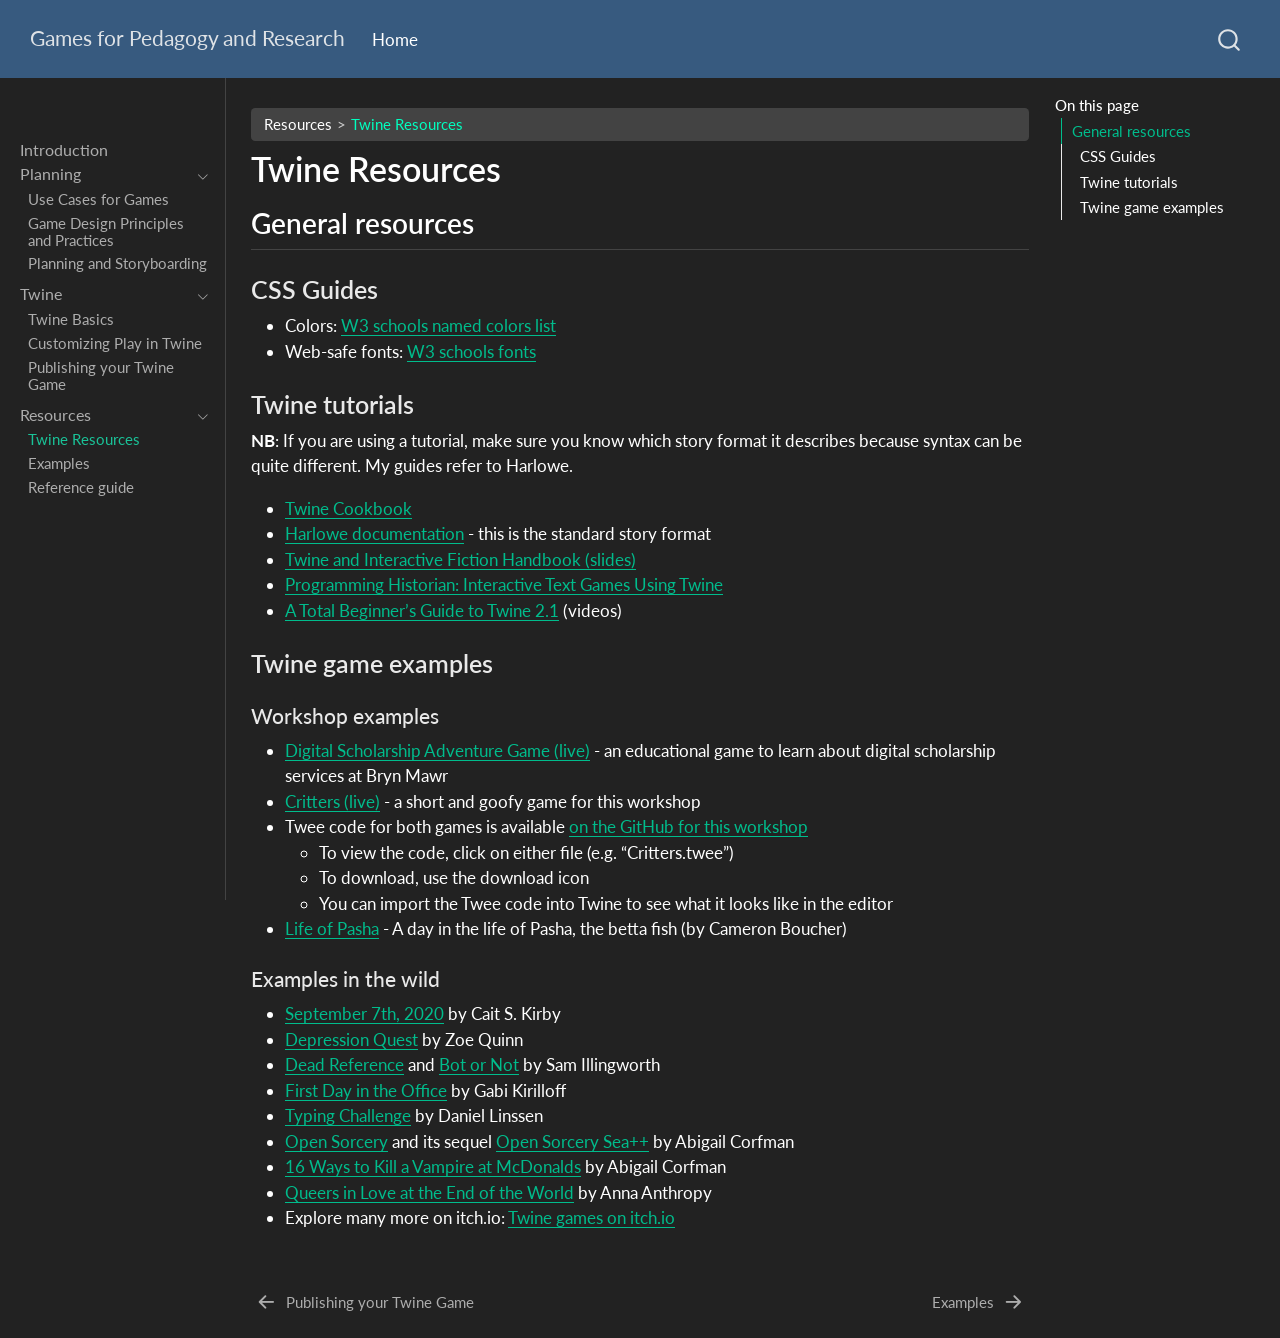
<file: sections/twine-resources.html>
<!DOCTYPE html>
<html xmlns="http://www.w3.org/1999/xhtml" lang="en" xml:lang="en"><head>

<meta charset="utf-8">
<meta name="generator" content="quarto-1.9.37">

<meta name="viewport" content="width=device-width, initial-scale=1.0, user-scalable=yes">


<title>Twine Resources – Games for Pedagogy and Research</title>
<style>
/* Default styles provided by pandoc.
** See https://pandoc.org/MANUAL.html#variables-for-html for config info.
*/
code{white-space: pre-wrap;}
span.smallcaps{font-variant: small-caps;}
div.columns{display: flex; gap: min(4vw, 1.5em);}
div.column{flex: auto; overflow-x: auto;}
div.hanging-indent{margin-left: 1.5em; text-indent: -1.5em;}
ul.task-list{list-style: none;}
ul.task-list li input[type="checkbox"] {
  width: 0.8em;
  margin: 0 0.8em 0.2em -1em; /* quarto-specific, see https://github.com/quarto-dev/quarto-cli/issues/4556 */ 
  vertical-align: middle;
}
</style>


<script src="../site_libs/quarto-nav/quarto-nav.js"></script>
<script src="../site_libs/quarto-nav/headroom.min.js"></script>
<script src="../site_libs/clipboard/clipboard.min.js"></script>
<script src="../site_libs/quarto-search/autocomplete.umd.js"></script>
<script src="../site_libs/quarto-search/fuse.min.js"></script>
<script src="../site_libs/quarto-search/quarto-search.js"></script>
<meta name="quarto:offset" content="../">
<link href="../sections/examples.html" rel="next">
<link href="../sections/publishing.html" rel="prev">
<script src="../site_libs/quarto-html/quarto.js" type="module"></script>
<script src="../site_libs/quarto-html/tabsets/tabsets.js" type="module"></script>
<script src="../site_libs/quarto-html/popper.min.js"></script>
<script src="../site_libs/quarto-html/tippy.umd.min.js"></script>
<script src="../site_libs/quarto-html/anchor.min.js"></script>
<link href="../site_libs/quarto-html/tippy.css" rel="stylesheet">
<link href="../site_libs/quarto-html/quarto-syntax-highlighting-dark-d0ae9245876894da5ac7e18953ecc5cc.css" rel="stylesheet" id="quarto-text-highlighting-styles">
<script src="../site_libs/bootstrap/bootstrap.min.js"></script>
<link href="../site_libs/bootstrap/bootstrap-icons.css" rel="stylesheet">
<link href="../site_libs/bootstrap/bootstrap-4f5f7c5f3f76352cd1107a7e88bc030f.min.css" rel="stylesheet" append-hash="true" id="quarto-bootstrap" data-mode="dark">
<script id="quarto-search-options" type="application/json">{
  "location": "navbar",
  "copy-button": false,
  "collapse-after": 3,
  "panel-placement": "end",
  "type": "overlay",
  "limit": 50,
  "keyboard-shortcut": [
    "f",
    "/",
    "s"
  ],
  "show-item-context": false,
  "language": {
    "search-no-results-text": "No results",
    "search-matching-documents-text": "matching documents",
    "search-copy-link-title": "Copy link to search",
    "search-hide-matches-text": "Hide additional matches",
    "search-more-match-text": "more match in this document",
    "search-more-matches-text": "more matches in this document",
    "search-clear-button-title": "Clear",
    "search-text-placeholder": "",
    "search-detached-cancel-button-title": "Cancel",
    "search-submit-button-title": "Submit",
    "search-label": "Search"
  }
}</script>


<link rel="stylesheet" href="../styles.css">
</head>

<body class="nav-sidebar docked nav-fixed quarto-light">

<div id="quarto-search-results"></div>
  <header id="quarto-header" class="headroom fixed-top">
    <nav class="navbar navbar-expand-lg " data-bs-theme="dark">
      <div class="navbar-container container-fluid">
      <div class="navbar-brand-container mx-auto">
    <a class="navbar-brand" href="../index.html">
    <span class="navbar-title">Games for Pedagogy and Research</span>
    </a>
  </div>
            <div id="quarto-search" class="" title="Search"></div>
          <button class="navbar-toggler" type="button" data-bs-toggle="collapse" data-bs-target="#navbarCollapse" aria-controls="navbarCollapse" role="menu" aria-expanded="false" aria-label="Toggle navigation" onclick="if (window.quartoToggleHeadroom) { window.quartoToggleHeadroom(); }">
  <span class="navbar-toggler-icon"></span>
</button>
          <div class="collapse navbar-collapse" id="navbarCollapse">
            <ul class="navbar-nav navbar-nav-scroll me-auto">
  <li class="nav-item">
    <a class="nav-link active" href="../index.html" aria-current="page"> 
<span class="menu-text">Home</span></a>
  </li>  
</ul>
          </div> <!-- /navcollapse -->
            <div class="quarto-navbar-tools">
</div>
      </div> <!-- /container-fluid -->
    </nav>
  <nav class="quarto-secondary-nav">
    <div class="container-fluid d-flex">
      <button type="button" class="quarto-btn-toggle btn" data-bs-toggle="collapse" role="button" data-bs-target=".quarto-sidebar-collapse-item" aria-controls="quarto-sidebar" aria-expanded="false" aria-label="Toggle sidebar navigation" onclick="if (window.quartoToggleHeadroom) { window.quartoToggleHeadroom(); }">
        <i class="bi bi-layout-text-sidebar-reverse"></i>
      </button>
        <nav class="quarto-page-breadcrumbs" aria-label="breadcrumb"><ol class="breadcrumb"><li class="breadcrumb-item"><a href="../sections/twine-resources.html">Resources</a></li><li class="breadcrumb-item"><a href="../sections/twine-resources.html">Twine Resources</a></li></ol></nav>
        <a class="flex-grow-1" role="navigation" data-bs-toggle="collapse" data-bs-target=".quarto-sidebar-collapse-item" aria-controls="quarto-sidebar" aria-expanded="false" aria-label="Toggle sidebar navigation" onclick="if (window.quartoToggleHeadroom) { window.quartoToggleHeadroom(); }">      
        </a>
      <button type="button" class="btn quarto-search-button" aria-label="Search" onclick="window.quartoOpenSearch();">
        <i class="bi bi-search"></i>
      </button>
    </div>
  </nav>
</header>
<!-- content -->
<div id="quarto-content" class="quarto-container page-columns page-rows-contents page-layout-article page-navbar">
<!-- sidebar -->
  <nav id="quarto-sidebar" class="sidebar collapse collapse-horizontal quarto-sidebar-collapse-item sidebar-navigation docked overflow-auto">
        <div class="mt-2 flex-shrink-0 align-items-center">
        <div class="sidebar-search">
        <div id="quarto-search" class="" title="Search"></div>
        </div>
        </div>
    <div class="sidebar-menu-container"> 
    <ul class="list-unstyled mt-1">
        <li class="sidebar-item">
  <div class="sidebar-item-container"> 
  <a href="../index.html" class="sidebar-item-text sidebar-link">
 <span class="menu-text">Introduction</span></a>
  </div>
</li>
        <li class="sidebar-item sidebar-item-section">
      <div class="sidebar-item-container"> 
            <a class="sidebar-item-text sidebar-link text-start" data-bs-toggle="collapse" data-bs-target="#quarto-sidebar-section-1" role="navigation" aria-expanded="true">
 <span class="menu-text">Planning</span></a>
          <a class="sidebar-item-toggle text-start" data-bs-toggle="collapse" data-bs-target="#quarto-sidebar-section-1" role="navigation" aria-expanded="true" aria-label="Toggle section">
            <i class="bi bi-chevron-right ms-2"></i>
          </a> 
      </div>
      <ul id="quarto-sidebar-section-1" class="collapse list-unstyled sidebar-section depth1 show">  
          <li class="sidebar-item">
  <div class="sidebar-item-container"> 
  <a href="../sections/pedagogy.html" class="sidebar-item-text sidebar-link">
 <span class="menu-text">Use Cases for Games</span></a>
  </div>
</li>
          <li class="sidebar-item">
  <div class="sidebar-item-container"> 
  <a href="../sections/design.html" class="sidebar-item-text sidebar-link">
 <span class="menu-text">Game Design Principles and Practices</span></a>
  </div>
</li>
          <li class="sidebar-item">
  <div class="sidebar-item-container"> 
  <a href="../sections/storyboarding.html" class="sidebar-item-text sidebar-link">
 <span class="menu-text">Planning and Storyboarding</span></a>
  </div>
</li>
      </ul>
  </li>
        <li class="sidebar-item sidebar-item-section">
      <div class="sidebar-item-container"> 
            <a class="sidebar-item-text sidebar-link text-start" data-bs-toggle="collapse" data-bs-target="#quarto-sidebar-section-2" role="navigation" aria-expanded="true">
 <span class="menu-text">Twine</span></a>
          <a class="sidebar-item-toggle text-start" data-bs-toggle="collapse" data-bs-target="#quarto-sidebar-section-2" role="navigation" aria-expanded="true" aria-label="Toggle section">
            <i class="bi bi-chevron-right ms-2"></i>
          </a> 
      </div>
      <ul id="quarto-sidebar-section-2" class="collapse list-unstyled sidebar-section depth1 show">  
          <li class="sidebar-item">
  <div class="sidebar-item-container"> 
  <a href="../sections/twine-basics.html" class="sidebar-item-text sidebar-link">
 <span class="menu-text">Twine Basics</span></a>
  </div>
</li>
          <li class="sidebar-item">
  <div class="sidebar-item-container"> 
  <a href="../sections/twine-how-to.html" class="sidebar-item-text sidebar-link">
 <span class="menu-text">Customizing Play in Twine</span></a>
  </div>
</li>
          <li class="sidebar-item">
  <div class="sidebar-item-container"> 
  <a href="../sections/publishing.html" class="sidebar-item-text sidebar-link">
 <span class="menu-text">Publishing your Twine Game</span></a>
  </div>
</li>
      </ul>
  </li>
        <li class="sidebar-item sidebar-item-section">
      <div class="sidebar-item-container"> 
            <a class="sidebar-item-text sidebar-link text-start" data-bs-toggle="collapse" data-bs-target="#quarto-sidebar-section-3" role="navigation" aria-expanded="true">
 <span class="menu-text">Resources</span></a>
          <a class="sidebar-item-toggle text-start" data-bs-toggle="collapse" data-bs-target="#quarto-sidebar-section-3" role="navigation" aria-expanded="true" aria-label="Toggle section">
            <i class="bi bi-chevron-right ms-2"></i>
          </a> 
      </div>
      <ul id="quarto-sidebar-section-3" class="collapse list-unstyled sidebar-section depth1 show">  
          <li class="sidebar-item">
  <div class="sidebar-item-container"> 
  <a href="../sections/twine-resources.html" class="sidebar-item-text sidebar-link active">
 <span class="menu-text">Twine Resources</span></a>
  </div>
</li>
          <li class="sidebar-item">
  <div class="sidebar-item-container"> 
  <a href="../sections/examples.html" class="sidebar-item-text sidebar-link">
 <span class="menu-text">Examples</span></a>
  </div>
</li>
          <li class="sidebar-item">
  <div class="sidebar-item-container"> 
  <a href="../sections/vocabulary.html" class="sidebar-item-text sidebar-link">
 <span class="menu-text">Reference guide</span></a>
  </div>
</li>
      </ul>
  </li>
    </ul>
    </div>
</nav>
<div id="quarto-sidebar-glass" class="quarto-sidebar-collapse-item" data-bs-toggle="collapse" data-bs-target=".quarto-sidebar-collapse-item"></div>
<!-- margin-sidebar -->
    <div id="quarto-margin-sidebar" class="sidebar margin-sidebar">
        <nav id="TOC" role="doc-toc" class="toc-active">
    <h2 id="toc-title">On this page</h2>
   
  <ul>
  <li><a href="#general-resources" id="toc-general-resources" class="nav-link active" data-scroll-target="#general-resources">General resources</a>
  <ul class="collapse">
  <li><a href="#css-guides" id="toc-css-guides" class="nav-link" data-scroll-target="#css-guides">CSS Guides</a></li>
  <li><a href="#twine-tutorials" id="toc-twine-tutorials" class="nav-link" data-scroll-target="#twine-tutorials">Twine tutorials</a></li>
  <li><a href="#twine-game-examples" id="toc-twine-game-examples" class="nav-link" data-scroll-target="#twine-game-examples">Twine game examples</a></li>
  </ul></li>
  </ul>
</nav>
    </div>
<!-- main -->
<main class="content" id="quarto-document-content">

<header id="title-block-header" class="quarto-title-block default"><nav class="quarto-page-breadcrumbs quarto-title-breadcrumbs d-none d-lg-block" aria-label="breadcrumb"><ol class="breadcrumb"><li class="breadcrumb-item"><a href="../sections/twine-resources.html">Resources</a></li><li class="breadcrumb-item"><a href="../sections/twine-resources.html">Twine Resources</a></li></ol></nav>
<div class="quarto-title">
<h1 class="title">Twine Resources</h1>
</div>



<div class="quarto-title-meta">

    
  
    
  </div>
  


</header>


<section id="general-resources" class="level2">
<h2 class="anchored" data-anchor-id="general-resources">General resources</h2>
<section id="css-guides" class="level3">
<h3 class="anchored" data-anchor-id="css-guides">CSS Guides</h3>
<ul>
<li>Colors: <a href="https://www.w3schools.com/cssref/css_colors.php">W3 schools named colors list</a></li>
<li>Web-safe fonts: <a href="https://www.w3schools.com/cssref/css_websafe_fonts.php">W3 schools fonts</a></li>
</ul>
</section>
<section id="twine-tutorials" class="level3">
<h3 class="anchored" data-anchor-id="twine-tutorials">Twine tutorials</h3>
<p><strong>NB</strong>: If you are using a tutorial, make sure you know which story format it describes because syntax can be quite different. My guides refer to Harlowe.</p>
<ul>
<li><a href="https://twinery.org/cookbook/">Twine Cookbook</a></li>
<li><a href="https://twine2.neocities.org/">Harlowe documentation</a> - this is the standard story format</li>
<li><a href="https://docs.google.com/presentation/d/1bNzxW39pYul2yVieuxaSsnB5SAexOde1Higr9mxs7EA/edit">Twine and Interactive Fiction Handbook (slides)</a></li>
<li><a href="https://programminghistorian.org/en/lessons/interactive-text-games-using-twine">Programming Historian: Interactive Text Games Using Twine</a></li>
<li><a href="https://www.adamhammond.com/twineguide/">A Total Beginner’s Guide to Twine 2.1</a> (videos)</li>
</ul>
</section>
<section id="twine-game-examples" class="level3">
<h3 class="anchored" data-anchor-id="twine-game-examples">Twine game examples</h3>
<section id="workshop-examples" class="level4">
<h4 class="anchored" data-anchor-id="workshop-examples">Workshop examples</h4>
<ul>
<li><a href="https://digitalscholarship.brynmawr.edu/game/">Digital Scholarship Adventure Game (live)</a> - an educational game to learn about digital scholarship services at Bryn Mawr</li>
<li><a href="https://alicetmcgrath.com/fun/">Critters (live)</a> - a short and goofy game for this workshop</li>
<li>Twee code for both games is available <a href="https://github.com/digbmc/twine-workshop/tree/main/examples">on the GitHub for this workshop</a>
<ul>
<li>To view the code, click on either file (e.g.&nbsp;“Critters.twee”)</li>
<li>To download, use the download icon</li>
<li>You can import the Twee code into Twine to see what it looks like in the editor</li>
</ul></li>
<li><a href="https://cboucher01.github.io/life-of-pasha/">Life of Pasha</a> - A day in the life of Pasha, the betta fish (by Cameron Boucher)</li>
</ul>
</section>
<section id="examples-in-the-wild" class="level4">
<h4 class="anchored" data-anchor-id="examples-in-the-wild">Examples in the wild</h4>
<ul>
<li><a href="https://caitkirby.com/downloads/Fall%202020.html">September 7th, 2020</a> by Cait S. Kirby</li>
<li><a href="http://www.depressionquest.com/">Depression Quest</a> by Zoe Quinn</li>
<li><a href="https://samillingworth.itch.io/dead-reference">Dead Reference</a> and <a href="https://samillingworth.itch.io/bot-or-not">Bot or Not</a> by Sam Illingworth</li>
<li><a href="https://gkirilloff.itch.io/first-day-in-the-office">First Day in the Office</a> by Gabi Kirilloff</li>
<li><a href="https://managore.itch.io/daniel-linssens-typing-challenge">Typing Challenge</a> by Daniel Linssen</li>
<li><a href="https://abigailcorfman.com/Home/OpenSorcery">Open Sorcery</a>&nbsp;and its sequel&nbsp;<a href="https://opensorcerygames.itch.io/open-sorcery-sea">Open Sorcery Sea++</a> by Abigail Corfman</li>
<li><a href="https://abigailcorfman.com/Home/Vampire">16 Ways to Kill a Vampire at McDonalds</a> by Abigail Corfman</li>
<li><a href="https://w.itch.io/end-of-the-world">Queers in Love at the End of the World</a> by Anna Anthropy</li>
<li>Explore many more on itch.io: <a href="https://itch.io/games/tag-twine">Twine games on itch.io</a></li>
</ul>


</section>
</section>
</section>

</main> <!-- /main -->
<script id="quarto-html-after-body" type="application/javascript">
  window.document.addEventListener("DOMContentLoaded", function (event) {
    const icon = "";
    const anchorJS = new window.AnchorJS();
    anchorJS.options = {
      placement: 'right',
      icon: icon
    };
    anchorJS.add('.anchored');
    const isCodeAnnotation = (el) => {
      for (const clz of el.classList) {
        if (clz.startsWith('code-annotation-')) {                     
          return true;
        }
      }
      return false;
    }
    const onCopySuccess = function(e) {
      // button target
      const button = e.trigger;
      // don't keep focus
      button.blur();
      // flash "checked"
      button.classList.add('code-copy-button-checked');
      var currentTitle = button.getAttribute("title");
      button.setAttribute("title", "Copied!");
      let tooltip;
      if (window.bootstrap) {
        button.setAttribute("data-bs-toggle", "tooltip");
        button.setAttribute("data-bs-placement", "left");
        button.setAttribute("data-bs-title", "Copied!");
        tooltip = new bootstrap.Tooltip(button, 
          { trigger: "manual", 
            customClass: "code-copy-button-tooltip",
            offset: [0, -8]});
        tooltip.show();    
      }
      setTimeout(function() {
        if (tooltip) {
          tooltip.hide();
          button.removeAttribute("data-bs-title");
          button.removeAttribute("data-bs-toggle");
          button.removeAttribute("data-bs-placement");
        }
        button.setAttribute("title", currentTitle);
        button.classList.remove('code-copy-button-checked');
      }, 1000);
      // clear code selection
      e.clearSelection();
    }
    const getTextToCopy = function(trigger) {
      const outerScaffold = trigger.parentElement.cloneNode(true);
      const codeEl = outerScaffold.querySelector('code');
      for (const childEl of codeEl.children) {
        if (isCodeAnnotation(childEl)) {
          childEl.remove();
        }
      }
      return codeEl.innerText;
    }
    const clipboard = new window.ClipboardJS('.code-copy-button:not([data-in-quarto-modal])', {
      text: getTextToCopy
    });
    clipboard.on('success', onCopySuccess);
    if (window.document.getElementById('quarto-embedded-source-code-modal')) {
      const clipboardModal = new window.ClipboardJS('.code-copy-button[data-in-quarto-modal]', {
        text: getTextToCopy,
        container: window.document.getElementById('quarto-embedded-source-code-modal')
      });
      clipboardModal.on('success', onCopySuccess);
    }
      var localhostRegex = new RegExp(/^(?:http|https):\/\/localhost\:?[0-9]*\//);
      var mailtoRegex = new RegExp(/^mailto:/);
        var filterRegex = new RegExp("https:\/\/tri-cods\.github\.io\/Learning-Games-and-Game-building\/");
      var isInternal = (href) => {
          return filterRegex.test(href) || localhostRegex.test(href) || mailtoRegex.test(href);
      }
      // Inspect non-navigation links and adorn them if external
     var links = window.document.querySelectorAll('a[href]:not(.nav-link):not(.navbar-brand):not(.toc-action):not(.sidebar-link):not(.sidebar-item-toggle):not(.pagination-link):not(.no-external):not([aria-hidden]):not(.dropdown-item):not(.quarto-navigation-tool):not(.about-link)');
      for (var i=0; i<links.length; i++) {
        const link = links[i];
        if (!isInternal(link.href)) {
          // undo the damage that might have been done by quarto-nav.js in the case of
          // links that we want to consider external
          if (link.dataset.originalHref !== undefined) {
            link.href = link.dataset.originalHref;
          }
        }
      }
    function tippyHover(el, contentFn, onTriggerFn, onUntriggerFn) {
      const config = {
        allowHTML: true,
        maxWidth: 500,
        delay: 100,
        arrow: false,
        appendTo: function(el) {
            return el.parentElement;
        },
        interactive: true,
        interactiveBorder: 10,
        theme: 'quarto',
        placement: 'bottom-start',
      };
      if (contentFn) {
        config.content = contentFn;
      }
      if (onTriggerFn) {
        config.onTrigger = onTriggerFn;
      }
      if (onUntriggerFn) {
        config.onUntrigger = onUntriggerFn;
      }
      window.tippy(el, config); 
    }
    const noterefs = window.document.querySelectorAll('a[role="doc-noteref"]');
    for (var i=0; i<noterefs.length; i++) {
      const ref = noterefs[i];
      tippyHover(ref, function() {
        // use id or data attribute instead here
        let href = ref.getAttribute('data-footnote-href') || ref.getAttribute('href');
        try { href = new URL(href).hash; } catch {}
        const id = href.replace(/^#\/?/, "");
        const note = window.document.getElementById(id);
        if (note) {
          return note.innerHTML;
        } else {
          return "";
        }
      });
    }
    const xrefs = window.document.querySelectorAll('a.quarto-xref');
    const processXRef = (id, note) => {
      // Strip column container classes
      const stripColumnClz = (el) => {
        el.classList.remove("page-full", "page-columns");
        if (el.children) {
          for (const child of el.children) {
            stripColumnClz(child);
          }
        }
      }
      stripColumnClz(note)
      if (id === null || id.startsWith('sec-')) {
        // Special case sections, only their first couple elements
        const container = document.createElement("div");
        if (note.children && note.children.length > 2) {
          container.appendChild(note.children[0].cloneNode(true));
          for (let i = 1; i < note.children.length; i++) {
            const child = note.children[i];
            if (child.tagName === "P" && child.innerText === "") {
              continue;
            } else {
              container.appendChild(child.cloneNode(true));
              break;
            }
          }
          if (window.Quarto?.typesetMath) {
            window.Quarto.typesetMath(container);
          }
          return container.innerHTML
        } else {
          if (window.Quarto?.typesetMath) {
            window.Quarto.typesetMath(note);
          }
          return note.innerHTML;
        }
      } else {
        // Remove any anchor links if they are present
        const anchorLink = note.querySelector('a.anchorjs-link');
        if (anchorLink) {
          anchorLink.remove();
        }
        if (window.Quarto?.typesetMath) {
          window.Quarto.typesetMath(note);
        }
        if (note.classList.contains("callout")) {
          return note.outerHTML;
        } else {
          return note.innerHTML;
        }
      }
    }
    for (var i=0; i<xrefs.length; i++) {
      const xref = xrefs[i];
      tippyHover(xref, undefined, function(instance) {
        instance.disable();
        let url = xref.getAttribute('href');
        let hash = undefined; 
        if (url.startsWith('#')) {
          hash = url;
        } else {
          try { hash = new URL(url).hash; } catch {}
        }
        if (hash) {
          const id = hash.replace(/^#\/?/, "");
          const note = window.document.getElementById(id);
          if (note !== null) {
            try {
              const html = processXRef(id, note.cloneNode(true));
              instance.setContent(html);
            } finally {
              instance.enable();
              instance.show();
            }
          } else {
            // See if we can fetch this
            fetch(url.split('#')[0])
            .then(res => res.text())
            .then(html => {
              const parser = new DOMParser();
              const htmlDoc = parser.parseFromString(html, "text/html");
              const note = htmlDoc.getElementById(id);
              if (note !== null) {
                const html = processXRef(id, note);
                instance.setContent(html);
              } 
            }).finally(() => {
              instance.enable();
              instance.show();
            });
          }
        } else {
          // See if we can fetch a full url (with no hash to target)
          // This is a special case and we should probably do some content thinning / targeting
          fetch(url)
          .then(res => res.text())
          .then(html => {
            const parser = new DOMParser();
            const htmlDoc = parser.parseFromString(html, "text/html");
            const note = htmlDoc.querySelector('main.content');
            if (note !== null) {
              // This should only happen for chapter cross references
              // (since there is no id in the URL)
              // remove the first header
              if (note.children.length > 0 && note.children[0].tagName === "HEADER") {
                note.children[0].remove();
              }
              const html = processXRef(null, note);
              instance.setContent(html);
            } 
          }).finally(() => {
            instance.enable();
            instance.show();
          });
        }
      }, function(instance) {
      });
    }
        let selectedAnnoteEl;
        const selectorForAnnotation = ( cell, annotation) => {
          let cellAttr = 'data-code-cell="' + cell + '"';
          let lineAttr = 'data-code-annotation="' +  annotation + '"';
          const selector = 'span[' + cellAttr + '][' + lineAttr + ']';
          return selector;
        }
        const selectCodeLines = (annoteEl) => {
          const doc = window.document;
          const targetCell = annoteEl.getAttribute("data-target-cell");
          const targetAnnotation = annoteEl.getAttribute("data-target-annotation");
          const annoteSpan = window.document.querySelector(selectorForAnnotation(targetCell, targetAnnotation));
          const lines = annoteSpan.getAttribute("data-code-lines").split(",");
          const lineIds = lines.map((line) => {
            return targetCell + "-" + line;
          })
          let top = null;
          let height = null;
          let parent = null;
          if (lineIds.length > 0) {
              //compute the position of the single el (top and bottom and make a div)
              const el = window.document.getElementById(lineIds[0]);
              top = el.offsetTop;
              height = el.offsetHeight;
              parent = el.parentElement.parentElement;
            if (lineIds.length > 1) {
              const lastEl = window.document.getElementById(lineIds[lineIds.length - 1]);
              const bottom = lastEl.offsetTop + lastEl.offsetHeight;
              height = bottom - top;
            }
            if (top !== null && height !== null && parent !== null) {
              // cook up a div (if necessary) and position it 
              let div = window.document.getElementById("code-annotation-line-highlight");
              if (div === null) {
                div = window.document.createElement("div");
                div.setAttribute("id", "code-annotation-line-highlight");
                div.style.position = 'absolute';
                parent.appendChild(div);
              }
              div.style.top = top - 2 + "px";
              div.style.height = height + 4 + "px";
              div.style.left = 0;
              let gutterDiv = window.document.getElementById("code-annotation-line-highlight-gutter");
              if (gutterDiv === null) {
                gutterDiv = window.document.createElement("div");
                gutterDiv.setAttribute("id", "code-annotation-line-highlight-gutter");
                gutterDiv.style.position = 'absolute';
                const codeCell = window.document.getElementById(targetCell);
                const gutter = codeCell.querySelector('.code-annotation-gutter');
                gutter.appendChild(gutterDiv);
              }
              gutterDiv.style.top = top - 2 + "px";
              gutterDiv.style.height = height + 4 + "px";
            }
            selectedAnnoteEl = annoteEl;
          }
        };
        const unselectCodeLines = () => {
          const elementsIds = ["code-annotation-line-highlight", "code-annotation-line-highlight-gutter"];
          elementsIds.forEach((elId) => {
            const div = window.document.getElementById(elId);
            if (div) {
              div.remove();
            }
          });
          selectedAnnoteEl = undefined;
        };
          // Handle positioning of the toggle
      window.addEventListener(
        "resize",
        throttle(() => {
          elRect = undefined;
          if (selectedAnnoteEl) {
            selectCodeLines(selectedAnnoteEl);
          }
        }, 10)
      );
      function throttle(fn, ms) {
      let throttle = false;
      let timer;
        return (...args) => {
          if(!throttle) { // first call gets through
              fn.apply(this, args);
              throttle = true;
          } else { // all the others get throttled
              if(timer) clearTimeout(timer); // cancel #2
              timer = setTimeout(() => {
                fn.apply(this, args);
                timer = throttle = false;
              }, ms);
          }
        };
      }
        // Attach click handler to the DT
        const annoteDls = window.document.querySelectorAll('dt[data-target-cell]');
        for (const annoteDlNode of annoteDls) {
          annoteDlNode.addEventListener('click', (event) => {
            const clickedEl = event.target;
            if (clickedEl !== selectedAnnoteEl) {
              unselectCodeLines();
              const activeEl = window.document.querySelector('dt[data-target-cell].code-annotation-active');
              if (activeEl) {
                activeEl.classList.remove('code-annotation-active');
              }
              selectCodeLines(clickedEl);
              clickedEl.classList.add('code-annotation-active');
            } else {
              // Unselect the line
              unselectCodeLines();
              clickedEl.classList.remove('code-annotation-active');
            }
          });
        }
    const findCites = (el) => {
      const parentEl = el.parentElement;
      if (parentEl) {
        const cites = parentEl.dataset.cites;
        if (cites) {
          return {
            el,
            cites: cites.split(' ')
          };
        } else {
          return findCites(el.parentElement)
        }
      } else {
        return undefined;
      }
    };
    var bibliorefs = window.document.querySelectorAll('a[role="doc-biblioref"]');
    for (var i=0; i<bibliorefs.length; i++) {
      const ref = bibliorefs[i];
      const citeInfo = findCites(ref);
      if (citeInfo) {
        tippyHover(citeInfo.el, function() {
          var popup = window.document.createElement('div');
          citeInfo.cites.forEach(function(cite) {
            var citeDiv = window.document.createElement('div');
            citeDiv.classList.add('hanging-indent');
            citeDiv.classList.add('csl-entry');
            var biblioDiv = window.document.getElementById('ref-' + cite);
            if (biblioDiv) {
              citeDiv.innerHTML = biblioDiv.innerHTML;
            }
            popup.appendChild(citeDiv);
          });
          return popup.innerHTML;
        });
      }
    }
  });
  </script>
<nav class="page-navigation">
  <div class="nav-page nav-page-previous">
      <a href="../sections/publishing.html" class="pagination-link" aria-label="Publishing your Twine Game">
        <i class="bi bi-arrow-left-short"></i> <span class="nav-page-text">Publishing your Twine Game</span>
      </a>          
  </div>
  <div class="nav-page nav-page-next">
      <a href="../sections/examples.html" class="pagination-link" aria-label="Examples">
        <span class="nav-page-text">Examples</span> <i class="bi bi-arrow-right-short"></i>
      </a>
  </div>
</nav>
</div> <!-- /content -->




</body></html>
</file>
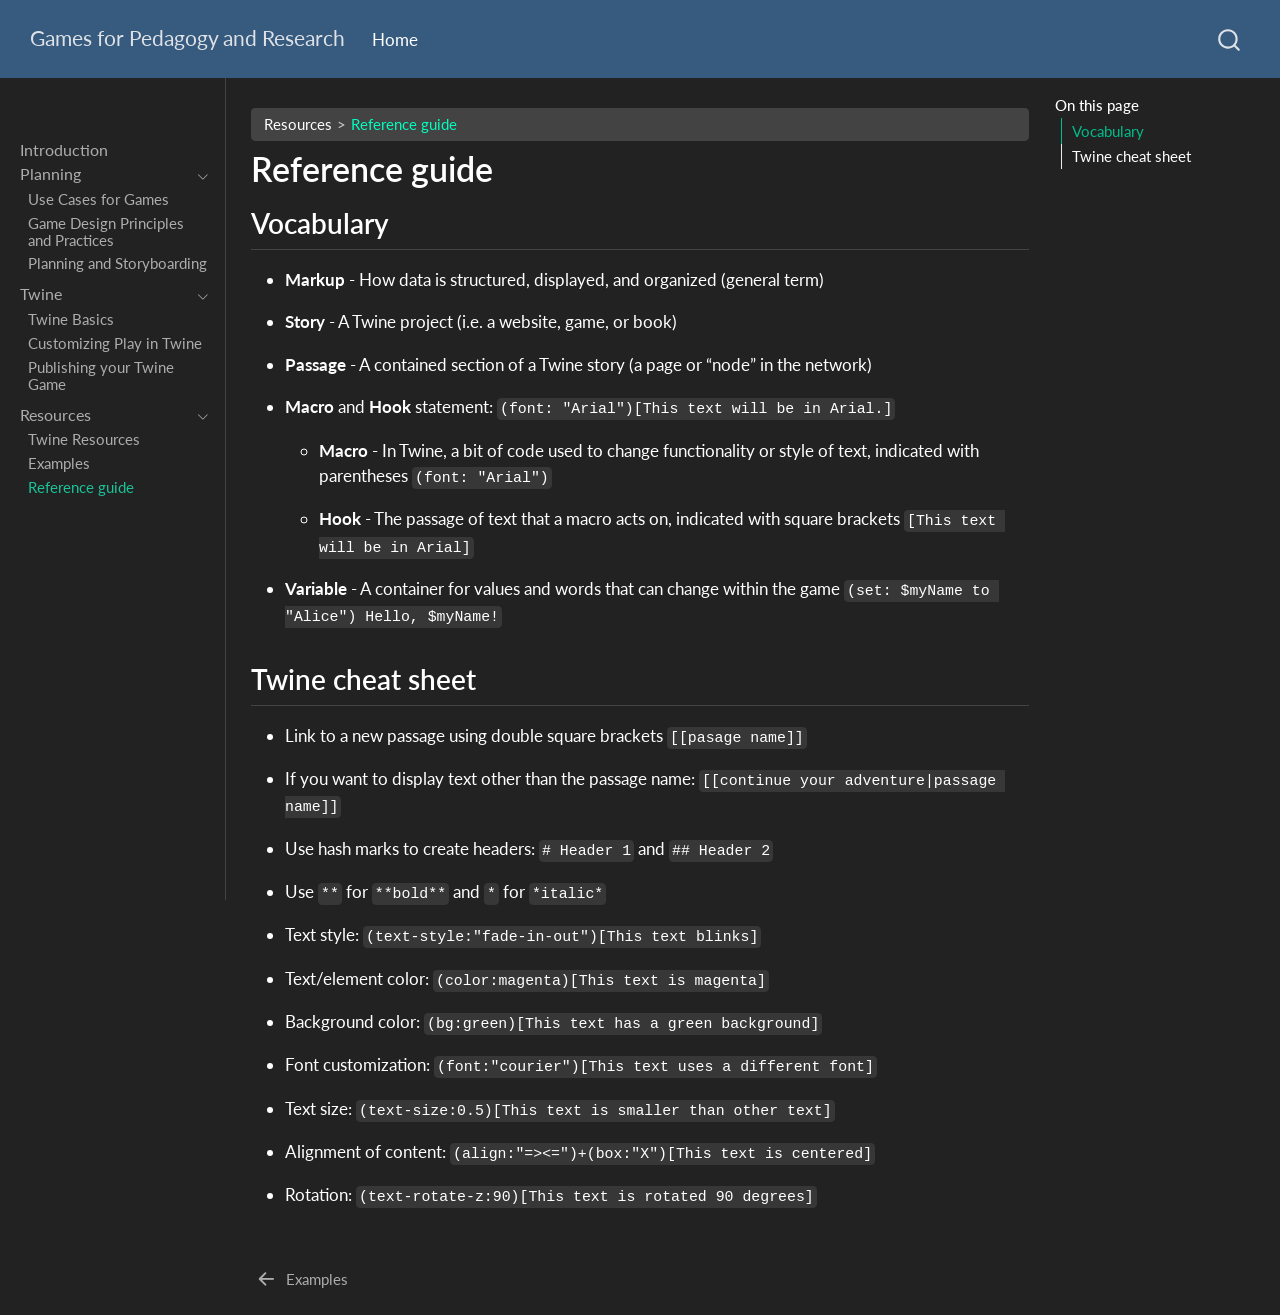
<file: sections/vocabulary.html>
<!DOCTYPE html>
<html xmlns="http://www.w3.org/1999/xhtml" lang="en" xml:lang="en"><head>

<meta charset="utf-8">
<meta name="generator" content="quarto-1.9.37">

<meta name="viewport" content="width=device-width, initial-scale=1.0, user-scalable=yes">


<title>Reference guide – Games for Pedagogy and Research</title>
<style>
/* Default styles provided by pandoc.
** See https://pandoc.org/MANUAL.html#variables-for-html for config info.
*/
code{white-space: pre-wrap;}
span.smallcaps{font-variant: small-caps;}
div.columns{display: flex; gap: min(4vw, 1.5em);}
div.column{flex: auto; overflow-x: auto;}
div.hanging-indent{margin-left: 1.5em; text-indent: -1.5em;}
ul.task-list{list-style: none;}
ul.task-list li input[type="checkbox"] {
  width: 0.8em;
  margin: 0 0.8em 0.2em -1em; /* quarto-specific, see https://github.com/quarto-dev/quarto-cli/issues/4556 */ 
  vertical-align: middle;
}
</style>


<script src="../site_libs/quarto-nav/quarto-nav.js"></script>
<script src="../site_libs/quarto-nav/headroom.min.js"></script>
<script src="../site_libs/clipboard/clipboard.min.js"></script>
<script src="../site_libs/quarto-search/autocomplete.umd.js"></script>
<script src="../site_libs/quarto-search/fuse.min.js"></script>
<script src="../site_libs/quarto-search/quarto-search.js"></script>
<meta name="quarto:offset" content="../">
<link href="../sections/examples.html" rel="prev">
<script src="../site_libs/quarto-html/quarto.js" type="module"></script>
<script src="../site_libs/quarto-html/tabsets/tabsets.js" type="module"></script>
<script src="../site_libs/quarto-html/popper.min.js"></script>
<script src="../site_libs/quarto-html/tippy.umd.min.js"></script>
<script src="../site_libs/quarto-html/anchor.min.js"></script>
<link href="../site_libs/quarto-html/tippy.css" rel="stylesheet">
<link href="../site_libs/quarto-html/quarto-syntax-highlighting-dark-d0ae9245876894da5ac7e18953ecc5cc.css" rel="stylesheet" id="quarto-text-highlighting-styles">
<script src="../site_libs/bootstrap/bootstrap.min.js"></script>
<link href="../site_libs/bootstrap/bootstrap-icons.css" rel="stylesheet">
<link href="../site_libs/bootstrap/bootstrap-4f5f7c5f3f76352cd1107a7e88bc030f.min.css" rel="stylesheet" append-hash="true" id="quarto-bootstrap" data-mode="dark">
<script id="quarto-search-options" type="application/json">{
  "location": "navbar",
  "copy-button": false,
  "collapse-after": 3,
  "panel-placement": "end",
  "type": "overlay",
  "limit": 50,
  "keyboard-shortcut": [
    "f",
    "/",
    "s"
  ],
  "show-item-context": false,
  "language": {
    "search-no-results-text": "No results",
    "search-matching-documents-text": "matching documents",
    "search-copy-link-title": "Copy link to search",
    "search-hide-matches-text": "Hide additional matches",
    "search-more-match-text": "more match in this document",
    "search-more-matches-text": "more matches in this document",
    "search-clear-button-title": "Clear",
    "search-text-placeholder": "",
    "search-detached-cancel-button-title": "Cancel",
    "search-submit-button-title": "Submit",
    "search-label": "Search"
  }
}</script>


<link rel="stylesheet" href="../styles.css">
</head>

<body class="nav-sidebar docked nav-fixed quarto-light">

<div id="quarto-search-results"></div>
  <header id="quarto-header" class="headroom fixed-top">
    <nav class="navbar navbar-expand-lg " data-bs-theme="dark">
      <div class="navbar-container container-fluid">
      <div class="navbar-brand-container mx-auto">
    <a class="navbar-brand" href="../index.html">
    <span class="navbar-title">Games for Pedagogy and Research</span>
    </a>
  </div>
            <div id="quarto-search" class="" title="Search"></div>
          <button class="navbar-toggler" type="button" data-bs-toggle="collapse" data-bs-target="#navbarCollapse" aria-controls="navbarCollapse" role="menu" aria-expanded="false" aria-label="Toggle navigation" onclick="if (window.quartoToggleHeadroom) { window.quartoToggleHeadroom(); }">
  <span class="navbar-toggler-icon"></span>
</button>
          <div class="collapse navbar-collapse" id="navbarCollapse">
            <ul class="navbar-nav navbar-nav-scroll me-auto">
  <li class="nav-item">
    <a class="nav-link active" href="../index.html" aria-current="page"> 
<span class="menu-text">Home</span></a>
  </li>  
</ul>
          </div> <!-- /navcollapse -->
            <div class="quarto-navbar-tools">
</div>
      </div> <!-- /container-fluid -->
    </nav>
  <nav class="quarto-secondary-nav">
    <div class="container-fluid d-flex">
      <button type="button" class="quarto-btn-toggle btn" data-bs-toggle="collapse" role="button" data-bs-target=".quarto-sidebar-collapse-item" aria-controls="quarto-sidebar" aria-expanded="false" aria-label="Toggle sidebar navigation" onclick="if (window.quartoToggleHeadroom) { window.quartoToggleHeadroom(); }">
        <i class="bi bi-layout-text-sidebar-reverse"></i>
      </button>
        <nav class="quarto-page-breadcrumbs" aria-label="breadcrumb"><ol class="breadcrumb"><li class="breadcrumb-item"><a href="../sections/twine-resources.html">Resources</a></li><li class="breadcrumb-item"><a href="../sections/vocabulary.html">Reference guide</a></li></ol></nav>
        <a class="flex-grow-1" role="navigation" data-bs-toggle="collapse" data-bs-target=".quarto-sidebar-collapse-item" aria-controls="quarto-sidebar" aria-expanded="false" aria-label="Toggle sidebar navigation" onclick="if (window.quartoToggleHeadroom) { window.quartoToggleHeadroom(); }">      
        </a>
      <button type="button" class="btn quarto-search-button" aria-label="Search" onclick="window.quartoOpenSearch();">
        <i class="bi bi-search"></i>
      </button>
    </div>
  </nav>
</header>
<!-- content -->
<div id="quarto-content" class="quarto-container page-columns page-rows-contents page-layout-article page-navbar">
<!-- sidebar -->
  <nav id="quarto-sidebar" class="sidebar collapse collapse-horizontal quarto-sidebar-collapse-item sidebar-navigation docked overflow-auto">
        <div class="mt-2 flex-shrink-0 align-items-center">
        <div class="sidebar-search">
        <div id="quarto-search" class="" title="Search"></div>
        </div>
        </div>
    <div class="sidebar-menu-container"> 
    <ul class="list-unstyled mt-1">
        <li class="sidebar-item">
  <div class="sidebar-item-container"> 
  <a href="../index.html" class="sidebar-item-text sidebar-link">
 <span class="menu-text">Introduction</span></a>
  </div>
</li>
        <li class="sidebar-item sidebar-item-section">
      <div class="sidebar-item-container"> 
            <a class="sidebar-item-text sidebar-link text-start" data-bs-toggle="collapse" data-bs-target="#quarto-sidebar-section-1" role="navigation" aria-expanded="true">
 <span class="menu-text">Planning</span></a>
          <a class="sidebar-item-toggle text-start" data-bs-toggle="collapse" data-bs-target="#quarto-sidebar-section-1" role="navigation" aria-expanded="true" aria-label="Toggle section">
            <i class="bi bi-chevron-right ms-2"></i>
          </a> 
      </div>
      <ul id="quarto-sidebar-section-1" class="collapse list-unstyled sidebar-section depth1 show">  
          <li class="sidebar-item">
  <div class="sidebar-item-container"> 
  <a href="../sections/pedagogy.html" class="sidebar-item-text sidebar-link">
 <span class="menu-text">Use Cases for Games</span></a>
  </div>
</li>
          <li class="sidebar-item">
  <div class="sidebar-item-container"> 
  <a href="../sections/design.html" class="sidebar-item-text sidebar-link">
 <span class="menu-text">Game Design Principles and Practices</span></a>
  </div>
</li>
          <li class="sidebar-item">
  <div class="sidebar-item-container"> 
  <a href="../sections/storyboarding.html" class="sidebar-item-text sidebar-link">
 <span class="menu-text">Planning and Storyboarding</span></a>
  </div>
</li>
      </ul>
  </li>
        <li class="sidebar-item sidebar-item-section">
      <div class="sidebar-item-container"> 
            <a class="sidebar-item-text sidebar-link text-start" data-bs-toggle="collapse" data-bs-target="#quarto-sidebar-section-2" role="navigation" aria-expanded="true">
 <span class="menu-text">Twine</span></a>
          <a class="sidebar-item-toggle text-start" data-bs-toggle="collapse" data-bs-target="#quarto-sidebar-section-2" role="navigation" aria-expanded="true" aria-label="Toggle section">
            <i class="bi bi-chevron-right ms-2"></i>
          </a> 
      </div>
      <ul id="quarto-sidebar-section-2" class="collapse list-unstyled sidebar-section depth1 show">  
          <li class="sidebar-item">
  <div class="sidebar-item-container"> 
  <a href="../sections/twine-basics.html" class="sidebar-item-text sidebar-link">
 <span class="menu-text">Twine Basics</span></a>
  </div>
</li>
          <li class="sidebar-item">
  <div class="sidebar-item-container"> 
  <a href="../sections/twine-how-to.html" class="sidebar-item-text sidebar-link">
 <span class="menu-text">Customizing Play in Twine</span></a>
  </div>
</li>
          <li class="sidebar-item">
  <div class="sidebar-item-container"> 
  <a href="../sections/publishing.html" class="sidebar-item-text sidebar-link">
 <span class="menu-text">Publishing your Twine Game</span></a>
  </div>
</li>
      </ul>
  </li>
        <li class="sidebar-item sidebar-item-section">
      <div class="sidebar-item-container"> 
            <a class="sidebar-item-text sidebar-link text-start" data-bs-toggle="collapse" data-bs-target="#quarto-sidebar-section-3" role="navigation" aria-expanded="true">
 <span class="menu-text">Resources</span></a>
          <a class="sidebar-item-toggle text-start" data-bs-toggle="collapse" data-bs-target="#quarto-sidebar-section-3" role="navigation" aria-expanded="true" aria-label="Toggle section">
            <i class="bi bi-chevron-right ms-2"></i>
          </a> 
      </div>
      <ul id="quarto-sidebar-section-3" class="collapse list-unstyled sidebar-section depth1 show">  
          <li class="sidebar-item">
  <div class="sidebar-item-container"> 
  <a href="../sections/twine-resources.html" class="sidebar-item-text sidebar-link">
 <span class="menu-text">Twine Resources</span></a>
  </div>
</li>
          <li class="sidebar-item">
  <div class="sidebar-item-container"> 
  <a href="../sections/examples.html" class="sidebar-item-text sidebar-link">
 <span class="menu-text">Examples</span></a>
  </div>
</li>
          <li class="sidebar-item">
  <div class="sidebar-item-container"> 
  <a href="../sections/vocabulary.html" class="sidebar-item-text sidebar-link active">
 <span class="menu-text">Reference guide</span></a>
  </div>
</li>
      </ul>
  </li>
    </ul>
    </div>
</nav>
<div id="quarto-sidebar-glass" class="quarto-sidebar-collapse-item" data-bs-toggle="collapse" data-bs-target=".quarto-sidebar-collapse-item"></div>
<!-- margin-sidebar -->
    <div id="quarto-margin-sidebar" class="sidebar margin-sidebar">
        <nav id="TOC" role="doc-toc" class="toc-active">
    <h2 id="toc-title">On this page</h2>
   
  <ul>
  <li><a href="#vocabulary" id="toc-vocabulary" class="nav-link active" data-scroll-target="#vocabulary">Vocabulary</a></li>
  <li><a href="#twine-cheat-sheet" id="toc-twine-cheat-sheet" class="nav-link" data-scroll-target="#twine-cheat-sheet">Twine cheat sheet</a></li>
  </ul>
</nav>
    </div>
<!-- main -->
<main class="content" id="quarto-document-content">

<header id="title-block-header" class="quarto-title-block default"><nav class="quarto-page-breadcrumbs quarto-title-breadcrumbs d-none d-lg-block" aria-label="breadcrumb"><ol class="breadcrumb"><li class="breadcrumb-item"><a href="../sections/twine-resources.html">Resources</a></li><li class="breadcrumb-item"><a href="../sections/vocabulary.html">Reference guide</a></li></ol></nav>
<div class="quarto-title">
<h1 class="title">Reference guide</h1>
</div>



<div class="quarto-title-meta">

    
  
    
  </div>
  


</header>


<section id="vocabulary" class="level2">
<h2 class="anchored" data-anchor-id="vocabulary">Vocabulary</h2>
<ul>
<li><p><strong>Markup</strong> - How data is structured, displayed, and organized (general term)</p></li>
<li><p><strong>Story</strong> - A Twine project (i.e.&nbsp;a website, game, or book)</p></li>
<li><p><strong>Passage</strong> - A contained section of a Twine story (a page or “node” in the network)</p></li>
<li><p><strong>Macro</strong> and <strong>Hook</strong> statement: <code>(font: "Arial")[This text will be in Arial.]</code></p>
<ul>
<li><p><strong>Macro</strong> - In Twine, a bit of code used to change functionality or style of text, indicated with parentheses <code>(font: "Arial")</code></p></li>
<li><p><strong>Hook</strong> - The passage of text that a macro acts on, indicated with square brackets <code>[This text will be in Arial]</code></p></li>
</ul></li>
<li><p><strong>Variable</strong> - A container for values and words that can change within the game <code>(set: $myName to "Alice") Hello, $myName!</code></p></li>
</ul>
</section>
<section id="twine-cheat-sheet" class="level2">
<h2 class="anchored" data-anchor-id="twine-cheat-sheet">Twine cheat sheet</h2>
<ul>
<li><p>Link to a new passage using double square brackets <code>[[pasage name]]</code></p></li>
<li><p>If you want to display text other than the passage name: <code>[[continue your adventure|passage name]]</code></p></li>
<li><p>Use hash marks to create headers: <code># Header 1</code> and <code>## Header 2</code></p></li>
<li><p>Use <code>**</code> for <code>**bold**</code> and <code>*</code> for <code>*italic*</code></p></li>
<li><p>Text style: <code>(text-style:"fade-in-out")[This text blinks]</code></p></li>
<li><p>Text/element color: <code>(color:magenta)[This text is magenta]</code></p></li>
<li><p>Background color: <code>(bg:green)[This text has a green background]</code></p></li>
<li><p>Font customization: <code>(font:"courier")[This text uses a different font]</code></p></li>
<li><p>Text size: <code>(text-size:0.5)[This text is smaller than other text]</code></p></li>
<li><p>Alignment of content: <code>(align:"=&gt;&lt;=")+(box:"X")[This text is centered]</code></p></li>
<li><p>Rotation: <code>(text-rotate-z:90)[This text is rotated 90 degrees]</code></p></li>
</ul>
<!--
## Advanced
-->


</section>

</main> <!-- /main -->
<script id="quarto-html-after-body" type="application/javascript">
  window.document.addEventListener("DOMContentLoaded", function (event) {
    const icon = "";
    const anchorJS = new window.AnchorJS();
    anchorJS.options = {
      placement: 'right',
      icon: icon
    };
    anchorJS.add('.anchored');
    const isCodeAnnotation = (el) => {
      for (const clz of el.classList) {
        if (clz.startsWith('code-annotation-')) {                     
          return true;
        }
      }
      return false;
    }
    const onCopySuccess = function(e) {
      // button target
      const button = e.trigger;
      // don't keep focus
      button.blur();
      // flash "checked"
      button.classList.add('code-copy-button-checked');
      var currentTitle = button.getAttribute("title");
      button.setAttribute("title", "Copied!");
      let tooltip;
      if (window.bootstrap) {
        button.setAttribute("data-bs-toggle", "tooltip");
        button.setAttribute("data-bs-placement", "left");
        button.setAttribute("data-bs-title", "Copied!");
        tooltip = new bootstrap.Tooltip(button, 
          { trigger: "manual", 
            customClass: "code-copy-button-tooltip",
            offset: [0, -8]});
        tooltip.show();    
      }
      setTimeout(function() {
        if (tooltip) {
          tooltip.hide();
          button.removeAttribute("data-bs-title");
          button.removeAttribute("data-bs-toggle");
          button.removeAttribute("data-bs-placement");
        }
        button.setAttribute("title", currentTitle);
        button.classList.remove('code-copy-button-checked');
      }, 1000);
      // clear code selection
      e.clearSelection();
    }
    const getTextToCopy = function(trigger) {
      const outerScaffold = trigger.parentElement.cloneNode(true);
      const codeEl = outerScaffold.querySelector('code');
      for (const childEl of codeEl.children) {
        if (isCodeAnnotation(childEl)) {
          childEl.remove();
        }
      }
      return codeEl.innerText;
    }
    const clipboard = new window.ClipboardJS('.code-copy-button:not([data-in-quarto-modal])', {
      text: getTextToCopy
    });
    clipboard.on('success', onCopySuccess);
    if (window.document.getElementById('quarto-embedded-source-code-modal')) {
      const clipboardModal = new window.ClipboardJS('.code-copy-button[data-in-quarto-modal]', {
        text: getTextToCopy,
        container: window.document.getElementById('quarto-embedded-source-code-modal')
      });
      clipboardModal.on('success', onCopySuccess);
    }
      var localhostRegex = new RegExp(/^(?:http|https):\/\/localhost\:?[0-9]*\//);
      var mailtoRegex = new RegExp(/^mailto:/);
        var filterRegex = new RegExp("https:\/\/tri-cods\.github\.io\/Learning-Games-and-Game-building\/");
      var isInternal = (href) => {
          return filterRegex.test(href) || localhostRegex.test(href) || mailtoRegex.test(href);
      }
      // Inspect non-navigation links and adorn them if external
     var links = window.document.querySelectorAll('a[href]:not(.nav-link):not(.navbar-brand):not(.toc-action):not(.sidebar-link):not(.sidebar-item-toggle):not(.pagination-link):not(.no-external):not([aria-hidden]):not(.dropdown-item):not(.quarto-navigation-tool):not(.about-link)');
      for (var i=0; i<links.length; i++) {
        const link = links[i];
        if (!isInternal(link.href)) {
          // undo the damage that might have been done by quarto-nav.js in the case of
          // links that we want to consider external
          if (link.dataset.originalHref !== undefined) {
            link.href = link.dataset.originalHref;
          }
        }
      }
    function tippyHover(el, contentFn, onTriggerFn, onUntriggerFn) {
      const config = {
        allowHTML: true,
        maxWidth: 500,
        delay: 100,
        arrow: false,
        appendTo: function(el) {
            return el.parentElement;
        },
        interactive: true,
        interactiveBorder: 10,
        theme: 'quarto',
        placement: 'bottom-start',
      };
      if (contentFn) {
        config.content = contentFn;
      }
      if (onTriggerFn) {
        config.onTrigger = onTriggerFn;
      }
      if (onUntriggerFn) {
        config.onUntrigger = onUntriggerFn;
      }
      window.tippy(el, config); 
    }
    const noterefs = window.document.querySelectorAll('a[role="doc-noteref"]');
    for (var i=0; i<noterefs.length; i++) {
      const ref = noterefs[i];
      tippyHover(ref, function() {
        // use id or data attribute instead here
        let href = ref.getAttribute('data-footnote-href') || ref.getAttribute('href');
        try { href = new URL(href).hash; } catch {}
        const id = href.replace(/^#\/?/, "");
        const note = window.document.getElementById(id);
        if (note) {
          return note.innerHTML;
        } else {
          return "";
        }
      });
    }
    const xrefs = window.document.querySelectorAll('a.quarto-xref');
    const processXRef = (id, note) => {
      // Strip column container classes
      const stripColumnClz = (el) => {
        el.classList.remove("page-full", "page-columns");
        if (el.children) {
          for (const child of el.children) {
            stripColumnClz(child);
          }
        }
      }
      stripColumnClz(note)
      if (id === null || id.startsWith('sec-')) {
        // Special case sections, only their first couple elements
        const container = document.createElement("div");
        if (note.children && note.children.length > 2) {
          container.appendChild(note.children[0].cloneNode(true));
          for (let i = 1; i < note.children.length; i++) {
            const child = note.children[i];
            if (child.tagName === "P" && child.innerText === "") {
              continue;
            } else {
              container.appendChild(child.cloneNode(true));
              break;
            }
          }
          if (window.Quarto?.typesetMath) {
            window.Quarto.typesetMath(container);
          }
          return container.innerHTML
        } else {
          if (window.Quarto?.typesetMath) {
            window.Quarto.typesetMath(note);
          }
          return note.innerHTML;
        }
      } else {
        // Remove any anchor links if they are present
        const anchorLink = note.querySelector('a.anchorjs-link');
        if (anchorLink) {
          anchorLink.remove();
        }
        if (window.Quarto?.typesetMath) {
          window.Quarto.typesetMath(note);
        }
        if (note.classList.contains("callout")) {
          return note.outerHTML;
        } else {
          return note.innerHTML;
        }
      }
    }
    for (var i=0; i<xrefs.length; i++) {
      const xref = xrefs[i];
      tippyHover(xref, undefined, function(instance) {
        instance.disable();
        let url = xref.getAttribute('href');
        let hash = undefined; 
        if (url.startsWith('#')) {
          hash = url;
        } else {
          try { hash = new URL(url).hash; } catch {}
        }
        if (hash) {
          const id = hash.replace(/^#\/?/, "");
          const note = window.document.getElementById(id);
          if (note !== null) {
            try {
              const html = processXRef(id, note.cloneNode(true));
              instance.setContent(html);
            } finally {
              instance.enable();
              instance.show();
            }
          } else {
            // See if we can fetch this
            fetch(url.split('#')[0])
            .then(res => res.text())
            .then(html => {
              const parser = new DOMParser();
              const htmlDoc = parser.parseFromString(html, "text/html");
              const note = htmlDoc.getElementById(id);
              if (note !== null) {
                const html = processXRef(id, note);
                instance.setContent(html);
              } 
            }).finally(() => {
              instance.enable();
              instance.show();
            });
          }
        } else {
          // See if we can fetch a full url (with no hash to target)
          // This is a special case and we should probably do some content thinning / targeting
          fetch(url)
          .then(res => res.text())
          .then(html => {
            const parser = new DOMParser();
            const htmlDoc = parser.parseFromString(html, "text/html");
            const note = htmlDoc.querySelector('main.content');
            if (note !== null) {
              // This should only happen for chapter cross references
              // (since there is no id in the URL)
              // remove the first header
              if (note.children.length > 0 && note.children[0].tagName === "HEADER") {
                note.children[0].remove();
              }
              const html = processXRef(null, note);
              instance.setContent(html);
            } 
          }).finally(() => {
            instance.enable();
            instance.show();
          });
        }
      }, function(instance) {
      });
    }
        let selectedAnnoteEl;
        const selectorForAnnotation = ( cell, annotation) => {
          let cellAttr = 'data-code-cell="' + cell + '"';
          let lineAttr = 'data-code-annotation="' +  annotation + '"';
          const selector = 'span[' + cellAttr + '][' + lineAttr + ']';
          return selector;
        }
        const selectCodeLines = (annoteEl) => {
          const doc = window.document;
          const targetCell = annoteEl.getAttribute("data-target-cell");
          const targetAnnotation = annoteEl.getAttribute("data-target-annotation");
          const annoteSpan = window.document.querySelector(selectorForAnnotation(targetCell, targetAnnotation));
          const lines = annoteSpan.getAttribute("data-code-lines").split(",");
          const lineIds = lines.map((line) => {
            return targetCell + "-" + line;
          })
          let top = null;
          let height = null;
          let parent = null;
          if (lineIds.length > 0) {
              //compute the position of the single el (top and bottom and make a div)
              const el = window.document.getElementById(lineIds[0]);
              top = el.offsetTop;
              height = el.offsetHeight;
              parent = el.parentElement.parentElement;
            if (lineIds.length > 1) {
              const lastEl = window.document.getElementById(lineIds[lineIds.length - 1]);
              const bottom = lastEl.offsetTop + lastEl.offsetHeight;
              height = bottom - top;
            }
            if (top !== null && height !== null && parent !== null) {
              // cook up a div (if necessary) and position it 
              let div = window.document.getElementById("code-annotation-line-highlight");
              if (div === null) {
                div = window.document.createElement("div");
                div.setAttribute("id", "code-annotation-line-highlight");
                div.style.position = 'absolute';
                parent.appendChild(div);
              }
              div.style.top = top - 2 + "px";
              div.style.height = height + 4 + "px";
              div.style.left = 0;
              let gutterDiv = window.document.getElementById("code-annotation-line-highlight-gutter");
              if (gutterDiv === null) {
                gutterDiv = window.document.createElement("div");
                gutterDiv.setAttribute("id", "code-annotation-line-highlight-gutter");
                gutterDiv.style.position = 'absolute';
                const codeCell = window.document.getElementById(targetCell);
                const gutter = codeCell.querySelector('.code-annotation-gutter');
                gutter.appendChild(gutterDiv);
              }
              gutterDiv.style.top = top - 2 + "px";
              gutterDiv.style.height = height + 4 + "px";
            }
            selectedAnnoteEl = annoteEl;
          }
        };
        const unselectCodeLines = () => {
          const elementsIds = ["code-annotation-line-highlight", "code-annotation-line-highlight-gutter"];
          elementsIds.forEach((elId) => {
            const div = window.document.getElementById(elId);
            if (div) {
              div.remove();
            }
          });
          selectedAnnoteEl = undefined;
        };
          // Handle positioning of the toggle
      window.addEventListener(
        "resize",
        throttle(() => {
          elRect = undefined;
          if (selectedAnnoteEl) {
            selectCodeLines(selectedAnnoteEl);
          }
        }, 10)
      );
      function throttle(fn, ms) {
      let throttle = false;
      let timer;
        return (...args) => {
          if(!throttle) { // first call gets through
              fn.apply(this, args);
              throttle = true;
          } else { // all the others get throttled
              if(timer) clearTimeout(timer); // cancel #2
              timer = setTimeout(() => {
                fn.apply(this, args);
                timer = throttle = false;
              }, ms);
          }
        };
      }
        // Attach click handler to the DT
        const annoteDls = window.document.querySelectorAll('dt[data-target-cell]');
        for (const annoteDlNode of annoteDls) {
          annoteDlNode.addEventListener('click', (event) => {
            const clickedEl = event.target;
            if (clickedEl !== selectedAnnoteEl) {
              unselectCodeLines();
              const activeEl = window.document.querySelector('dt[data-target-cell].code-annotation-active');
              if (activeEl) {
                activeEl.classList.remove('code-annotation-active');
              }
              selectCodeLines(clickedEl);
              clickedEl.classList.add('code-annotation-active');
            } else {
              // Unselect the line
              unselectCodeLines();
              clickedEl.classList.remove('code-annotation-active');
            }
          });
        }
    const findCites = (el) => {
      const parentEl = el.parentElement;
      if (parentEl) {
        const cites = parentEl.dataset.cites;
        if (cites) {
          return {
            el,
            cites: cites.split(' ')
          };
        } else {
          return findCites(el.parentElement)
        }
      } else {
        return undefined;
      }
    };
    var bibliorefs = window.document.querySelectorAll('a[role="doc-biblioref"]');
    for (var i=0; i<bibliorefs.length; i++) {
      const ref = bibliorefs[i];
      const citeInfo = findCites(ref);
      if (citeInfo) {
        tippyHover(citeInfo.el, function() {
          var popup = window.document.createElement('div');
          citeInfo.cites.forEach(function(cite) {
            var citeDiv = window.document.createElement('div');
            citeDiv.classList.add('hanging-indent');
            citeDiv.classList.add('csl-entry');
            var biblioDiv = window.document.getElementById('ref-' + cite);
            if (biblioDiv) {
              citeDiv.innerHTML = biblioDiv.innerHTML;
            }
            popup.appendChild(citeDiv);
          });
          return popup.innerHTML;
        });
      }
    }
  });
  </script>
<nav class="page-navigation">
  <div class="nav-page nav-page-previous">
      <a href="../sections/examples.html" class="pagination-link" aria-label="Examples">
        <i class="bi bi-arrow-left-short"></i> <span class="nav-page-text">Examples</span>
      </a>          
  </div>
  <div class="nav-page nav-page-next">
  </div>
</nav>
</div> <!-- /content -->




</body></html>
</file>
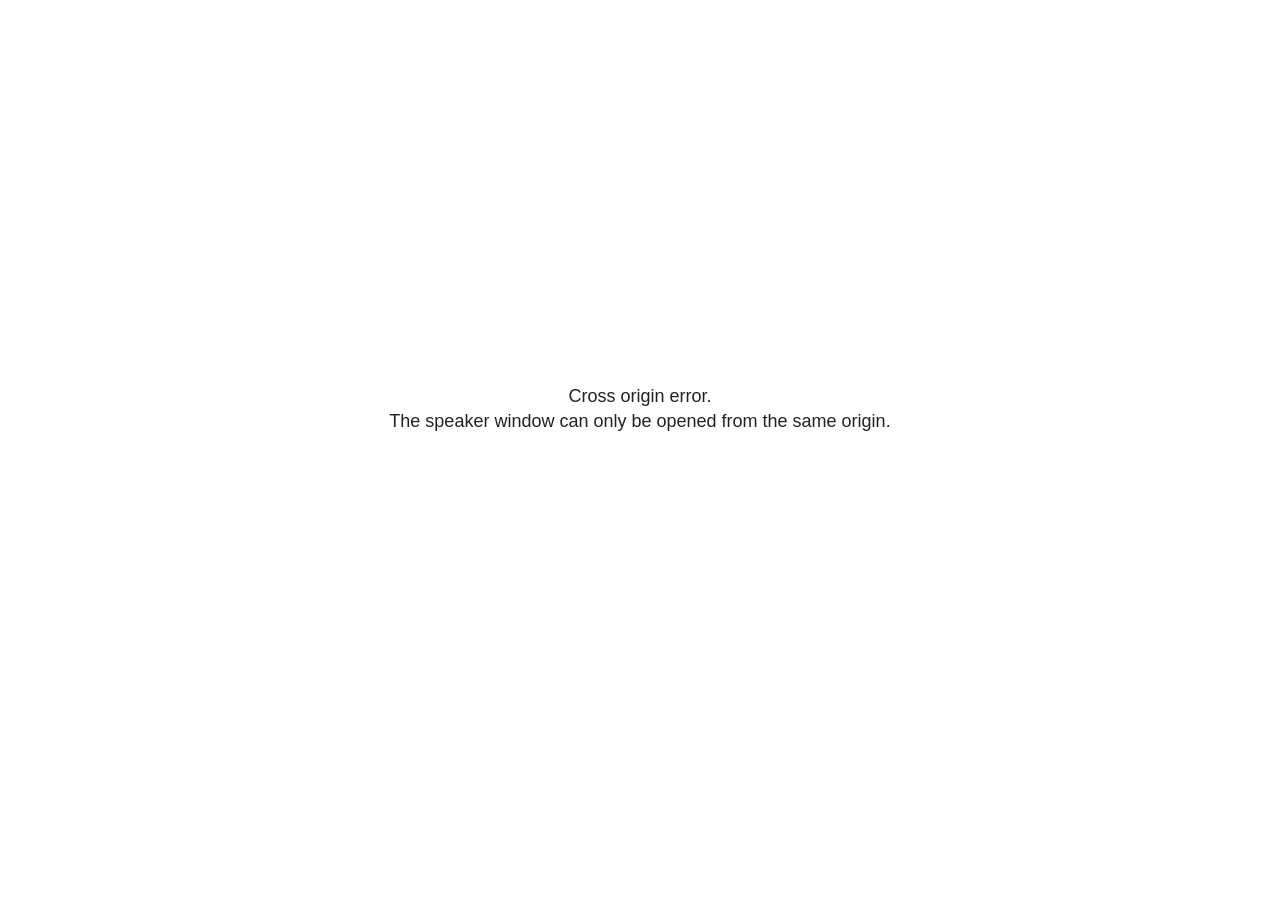
<file: site_libs/revealjs/plugin/notes/speaker-view.html>
<!--
	NOTE: You need to build the notes plugin after making changes to this file.
-->
<html lang="en">
	<head>
		<meta charset="utf-8">

		<title>reveal.js - Speaker View</title>

		<style>
			body {
				font-family: Helvetica;
				font-size: 18px;
			}

			#current-slide,
			#upcoming-slide,
			#speaker-controls {
				padding: 6px;
				box-sizing: border-box;
				-moz-box-sizing: border-box;
			}

			#current-slide iframe,
			#upcoming-slide iframe {
				width: 100%;
				height: 100%;
				border: 1px solid #ddd;
			}

			#current-slide .label,
			#upcoming-slide .label {
				position: absolute;
				top: 10px;
				left: 10px;
				z-index: 2;
			}

			#connection-status {
				position: absolute;
				top: 0;
				left: 0;
				width: 100%;
				height: 100%;
				z-index: 20;
				padding: 30% 20% 20% 20%;
				font-size: 18px;
				color: #222;
				background: #fff;
				text-align: center;
				box-sizing: border-box;
				line-height: 1.4;
			}

			.overlay-element {
				height: 34px;
				line-height: 34px;
				padding: 0 10px;
				text-shadow: none;
				background: rgba( 220, 220, 220, 0.8 );
				color: #222;
				font-size: 14px;
			}

			.overlay-element.interactive:hover {
				background: rgba( 220, 220, 220, 1 );
			}

			#current-slide {
				position: absolute;
				width: 60%;
				height: 100%;
				top: 0;
				left: 0;
				padding-right: 0;
			}

			#upcoming-slide {
				position: absolute;
				width: 40%;
				height: 40%;
				right: 0;
				top: 0;
			}

			/* Speaker controls */
			#speaker-controls {
				position: absolute;
				top: 40%;
				right: 0;
				width: 40%;
				height: 60%;
				overflow: auto;
				font-size: 18px;
			}

				.speaker-controls-time.hidden,
				.speaker-controls-notes.hidden {
					display: none;
				}

				.speaker-controls-time .label,
				.speaker-controls-pace .label,
				.speaker-controls-notes .label {
					text-transform: uppercase;
					font-weight: normal;
					font-size: 0.66em;
					color: #666;
					margin: 0;
				}

				.speaker-controls-time, .speaker-controls-pace {
					border-bottom: 1px solid rgba( 200, 200, 200, 0.5 );
					margin-bottom: 10px;
					padding: 10px 16px;
					padding-bottom: 20px;
					cursor: pointer;
				}

				.speaker-controls-time .reset-button {
					opacity: 0;
					float: right;
					color: #666;
					text-decoration: none;
				}
				.speaker-controls-time:hover .reset-button {
					opacity: 1;
				}

				.speaker-controls-time .timer,
				.speaker-controls-time .clock {
					width: 50%;
				}

				.speaker-controls-time .timer,
				.speaker-controls-time .clock,
				.speaker-controls-time .pacing .hours-value,
				.speaker-controls-time .pacing .minutes-value,
				.speaker-controls-time .pacing .seconds-value {
					font-size: 1.9em;
				}

				.speaker-controls-time .timer {
					float: left;
				}

				.speaker-controls-time .clock {
					float: right;
					text-align: right;
				}

				.speaker-controls-time span.mute {
					opacity: 0.3;
				}

				.speaker-controls-time .pacing-title {
					margin-top: 5px;
				}

				.speaker-controls-time .pacing.ahead {
					color: blue;
				}

				.speaker-controls-time .pacing.on-track {
					color: green;
				}

				.speaker-controls-time .pacing.behind {
					color: red;
				}

				.speaker-controls-notes {
					padding: 10px 16px;
				}

				.speaker-controls-notes .value {
					margin-top: 5px;
					line-height: 1.4;
					font-size: 1.2em;
				}

			/* Layout selector */
			#speaker-layout {
				position: absolute;
				top: 10px;
				right: 10px;
				color: #222;
				z-index: 10;
			}
				#speaker-layout select {
					position: absolute;
					width: 100%;
					height: 100%;
					top: 0;
					left: 0;
					border: 0;
					box-shadow: 0;
					cursor: pointer;
					opacity: 0;

					font-size: 1em;
					background-color: transparent;

					-moz-appearance: none;
					-webkit-appearance: none;
					-webkit-tap-highlight-color: rgba(0, 0, 0, 0);
				}

				#speaker-layout select:focus {
					outline: none;
					box-shadow: none;
				}

			.clear {
				clear: both;
			}

			/* Speaker layout: Wide */
			body[data-speaker-layout="wide"] #current-slide,
			body[data-speaker-layout="wide"] #upcoming-slide {
				width: 50%;
				height: 45%;
				padding: 6px;
			}

			body[data-speaker-layout="wide"] #current-slide {
				top: 0;
				left: 0;
			}

			body[data-speaker-layout="wide"] #upcoming-slide {
				top: 0;
				left: 50%;
			}

			body[data-speaker-layout="wide"] #speaker-controls {
				top: 45%;
				left: 0;
				width: 100%;
				height: 50%;
				font-size: 1.25em;
			}

			/* Speaker layout: Tall */
			body[data-speaker-layout="tall"] #current-slide,
			body[data-speaker-layout="tall"] #upcoming-slide {
				width: 45%;
				height: 50%;
				padding: 6px;
			}

			body[data-speaker-layout="tall"] #current-slide {
				top: 0;
				left: 0;
			}

			body[data-speaker-layout="tall"] #upcoming-slide {
				top: 50%;
				left: 0;
			}

			body[data-speaker-layout="tall"] #speaker-controls {
				padding-top: 40px;
				top: 0;
				left: 45%;
				width: 55%;
				height: 100%;
				font-size: 1.25em;
			}

			/* Speaker layout: Notes only */
			body[data-speaker-layout="notes-only"] #current-slide,
			body[data-speaker-layout="notes-only"] #upcoming-slide {
				display: none;
			}

			body[data-speaker-layout="notes-only"] #speaker-controls {
				padding-top: 40px;
				top: 0;
				left: 0;
				width: 100%;
				height: 100%;
				font-size: 1.25em;
			}

			@media screen and (max-width: 1080px) {
				body[data-speaker-layout="default"] #speaker-controls {
					font-size: 16px;
				}
			}

			@media screen and (max-width: 900px) {
				body[data-speaker-layout="default"] #speaker-controls {
					font-size: 14px;
				}
			}

			@media screen and (max-width: 800px) {
				body[data-speaker-layout="default"] #speaker-controls {
					font-size: 12px;
				}
			}

		</style>
	</head>

	<body>

		<div id="connection-status">Loading speaker view...</div>

		<div id="current-slide"></div>
		<div id="upcoming-slide"><span class="overlay-element label">Upcoming</span></div>
		<div id="speaker-controls">
			<div class="speaker-controls-time">
				<h4 class="label">Time <span class="reset-button">Click to Reset</span></h4>
				<div class="clock">
					<span class="clock-value">0:00 AM</span>
				</div>
				<div class="timer">
					<span class="hours-value">00</span><span class="minutes-value">:00</span><span class="seconds-value">:00</span>
				</div>
				<div class="clear"></div>

				<h4 class="label pacing-title" style="display: none">Pacing – Time to finish current slide</h4>
				<div class="pacing" style="display: none">
					<span class="hours-value">00</span><span class="minutes-value">:00</span><span class="seconds-value">:00</span>
				</div>
			</div>

			<div class="speaker-controls-notes hidden">
				<h4 class="label">Notes</h4>
				<div class="value"></div>
			</div>
		</div>
		<div id="speaker-layout" class="overlay-element interactive">
			<span class="speaker-layout-label"></span>
			<select class="speaker-layout-dropdown"></select>
		</div>

		<script>

			(function() {

				var notes,
					notesValue,
					currentState,
					currentSlide,
					upcomingSlide,
					layoutLabel,
					layoutDropdown,
					pendingCalls = {},
					lastRevealApiCallId = 0,
					connected = false

				var connectionStatus = document.querySelector( '#connection-status' );

				var SPEAKER_LAYOUTS = {
					'default': 'Default',
					'wide': 'Wide',
					'tall': 'Tall',
					'notes-only': 'Notes only'
				};

				setupLayout();

				let openerOrigin;

				try {
					openerOrigin = window.opener.location.origin;
				}
				catch ( error ) { console.warn( error ) }

				// In order to prevent XSS, the speaker view will only run if its
				// opener has the same origin as itself
				if( window.location.origin !== openerOrigin ) {
					connectionStatus.innerHTML = 'Cross origin error.<br>The speaker window can only be opened from the same origin.';
					return;
				}

				var connectionTimeout = setTimeout( function() {
					connectionStatus.innerHTML = 'Error connecting to main window.<br>Please try closing and reopening the speaker view.';
				}, 5000 );

				window.addEventListener( 'message', function( event ) {

					// Validate the origin of all messages to avoid parsing messages
					// that aren't meant for us. Ignore when running off file:// so
					// that the speaker view continues to work without a web server.
					if( window.location.origin !== event.origin && window.location.origin !== 'file://' ) {
						return
					}

					clearTimeout( connectionTimeout );
					connectionStatus.style.display = 'none';

					var data = JSON.parse( event.data );

					// The overview mode is only useful to the reveal.js instance
					// where navigation occurs so we don't sync it
					if( data.state ) delete data.state.overview;

					// Messages sent by the notes plugin inside of the main window
					if( data && data.namespace === 'reveal-notes' ) {
						if( data.type === 'connect' ) {
							handleConnectMessage( data );
						}
						else if( data.type === 'state' ) {
							handleStateMessage( data );
						}
						else if( data.type === 'return' ) {
							pendingCalls[data.callId](data.result);
							delete pendingCalls[data.callId];
						}
					}
					// Messages sent by the reveal.js inside of the current slide preview
					else if( data && data.namespace === 'reveal' ) {
						if( /ready/.test( data.eventName ) ) {
							// Send a message back to notify that the handshake is complete
							window.opener.postMessage( JSON.stringify({ namespace: 'reveal-notes', type: 'connected'} ), '*' );
						}
						else if( /slidechanged|fragmentshown|fragmenthidden|paused|resumed/.test( data.eventName ) && currentState !== JSON.stringify( data.state ) ) {

							dispatchStateToMainWindow( data.state );

						}
					}

				} );

				/**
				 * Updates the presentation in the main window to match the state
				 * of the presentation in the notes window.
				 */
				const dispatchStateToMainWindow = debounce(( state ) => {
					window.opener.postMessage( JSON.stringify({ method: 'setState', args: [ state ]} ), '*' );
				}, 500);

				/**
				 * Asynchronously calls the Reveal.js API of the main frame.
				 */
				function callRevealApi( methodName, methodArguments, callback ) {

					var callId = ++lastRevealApiCallId;
					pendingCalls[callId] = callback;
					window.opener.postMessage( JSON.stringify( {
						namespace: 'reveal-notes',
						type: 'call',
						callId: callId,
						methodName: methodName,
						arguments: methodArguments
					} ), '*' );

				}

				/**
				 * Called when the main window is trying to establish a
				 * connection.
				 */
				function handleConnectMessage( data ) {

					if( connected === false ) {
						connected = true;

						setupIframes( data );
						setupKeyboard();
						setupNotes();
						setupTimer();
						setupHeartbeat();
					}

				}

				/**
				 * Called when the main window sends an updated state.
				 */
				function handleStateMessage( data ) {

					// Store the most recently set state to avoid circular loops
					// applying the same state
					currentState = JSON.stringify( data.state );

					// No need for updating the notes in case of fragment changes
					if ( data.notes ) {
						notes.classList.remove( 'hidden' );
						notesValue.style.whiteSpace = data.whitespace;
						if( data.markdown ) {
							notesValue.innerHTML = marked( data.notes );
						}
						else {
							notesValue.innerHTML = data.notes;
						}
					}
					else {
						notes.classList.add( 'hidden' );
					}

					// Update the note slides
					currentSlide.contentWindow.postMessage( JSON.stringify({ method: 'setState', args: [ data.state ] }), '*' );
					upcomingSlide.contentWindow.postMessage( JSON.stringify({ method: 'setState', args: [ data.state ] }), '*' );
					upcomingSlide.contentWindow.postMessage( JSON.stringify({ method: 'next' }), '*' );

				}

				// Limit to max one state update per X ms
				handleStateMessage = debounce( handleStateMessage, 200 );

				/**
				 * Forward keyboard events to the current slide window.
				 * This enables keyboard events to work even if focus
				 * isn't set on the current slide iframe.
				 *
				 * Block F5 default handling, it reloads and disconnects
				 * the speaker notes window.
				 */
				function setupKeyboard() {

					document.addEventListener( 'keydown', function( event ) {
						if( event.keyCode === 116 || ( event.metaKey && event.keyCode === 82 ) ) {
							event.preventDefault();
							return false;
						}
						currentSlide.contentWindow.postMessage( JSON.stringify({ method: 'triggerKey', args: [ event.keyCode ] }), '*' );
					} );

				}

				/**
				 * Creates the preview iframes.
				 */
				function setupIframes( data ) {

					var params = [
						'receiver',
						'progress=false',
						'history=false',
						'transition=none',
						'autoSlide=0',
						'backgroundTransition=none'
					].join( '&' );

					var urlSeparator = /\?/.test(data.url) ? '&' : '?';
					var hash = '#/' + data.state.indexh + '/' + data.state.indexv;
					var currentURL = data.url + urlSeparator + params + '&scrollActivationWidth=false&postMessageEvents=true' + hash;
					var upcomingURL = data.url + urlSeparator + params + '&scrollActivationWidth=false&controls=false' + hash;

					currentSlide = document.createElement( 'iframe' );
					currentSlide.setAttribute( 'width', 1280 );
					currentSlide.setAttribute( 'height', 1024 );
					currentSlide.setAttribute( 'src', currentURL );
					document.querySelector( '#current-slide' ).appendChild( currentSlide );

					upcomingSlide = document.createElement( 'iframe' );
					upcomingSlide.setAttribute( 'width', 640 );
					upcomingSlide.setAttribute( 'height', 512 );
					upcomingSlide.setAttribute( 'src', upcomingURL );
					document.querySelector( '#upcoming-slide' ).appendChild( upcomingSlide );

				}

				/**
				 * Setup the notes UI.
				 */
				function setupNotes() {

					notes = document.querySelector( '.speaker-controls-notes' );
					notesValue = document.querySelector( '.speaker-controls-notes .value' );

				}

				/**
				 * We send out a heartbeat at all times to ensure we can
				 * reconnect with the main presentation window after reloads.
				 */
				function setupHeartbeat() {

					setInterval( () => {
						window.opener.postMessage( JSON.stringify({ namespace: 'reveal-notes', type: 'heartbeat'} ), '*' );
					}, 1000 );

				}

				function getTimings( callback ) {

					callRevealApi( 'getSlidesAttributes', [], function ( slideAttributes ) {
						callRevealApi( 'getConfig', [], function ( config ) {
							var totalTime = config.totalTime;
							var minTimePerSlide = config.minimumTimePerSlide || 0;
							var defaultTiming = config.defaultTiming;
							if ((defaultTiming == null) && (totalTime == null)) {
								callback(null);
								return;
							}
							// Setting totalTime overrides defaultTiming
							if (totalTime) {
								defaultTiming = 0;
							}
							var timings = [];
							for ( var i in slideAttributes ) {
								var slide = slideAttributes[ i ];
								var timing = defaultTiming;
								if( slide.hasOwnProperty( 'data-timing' )) {
									var t = slide[ 'data-timing' ];
									timing = parseInt(t);
									if( isNaN(timing) ) {
										console.warn("Could not parse timing '" + t + "' of slide " + i + "; using default of " + defaultTiming);
										timing = defaultTiming;
									}
								}
								timings.push(timing);
							}
							if ( totalTime ) {
								// After we've allocated time to individual slides, we summarize it and
								// subtract it from the total time
								var remainingTime = totalTime - timings.reduce( function(a, b) { return a + b; }, 0 );
								// The remaining time is divided by the number of slides that have 0 seconds
								// allocated at the moment, giving the average time-per-slide on the remaining slides
								var remainingSlides = (timings.filter( function(x) { return x == 0 }) ).length
								var timePerSlide = Math.round( remainingTime / remainingSlides, 0 )
								// And now we replace every zero-value timing with that average
								timings = timings.map( function(x) { return (x==0 ? timePerSlide : x) } );
							}
							var slidesUnderMinimum = timings.filter( function(x) { return (x < minTimePerSlide) } ).length
							if ( slidesUnderMinimum ) {
								message = "The pacing time for " + slidesUnderMinimum + " slide(s) is under the configured minimum of " + minTimePerSlide + " seconds. Check the data-timing attribute on individual slides, or consider increasing the totalTime or minimumTimePerSlide configuration options (or removing some slides).";
								alert(message);
							}
							callback( timings );
						} );
					} );

				}

				/**
				 * Return the number of seconds allocated for presenting
				 * all slides up to and including this one.
				 */
				function getTimeAllocated( timings, callback ) {

					callRevealApi( 'getSlidePastCount', [], function ( currentSlide ) {
						var allocated = 0;
						for (var i in timings.slice(0, currentSlide + 1)) {
							allocated += timings[i];
						}
						callback( allocated );
					} );

				}

				/**
				 * Create the timer and clock and start updating them
				 * at an interval.
				 */
				function setupTimer() {

					var start = new Date(),
					timeEl = document.querySelector( '.speaker-controls-time' ),
					clockEl = timeEl.querySelector( '.clock-value' ),
					hoursEl = timeEl.querySelector( '.hours-value' ),
					minutesEl = timeEl.querySelector( '.minutes-value' ),
					secondsEl = timeEl.querySelector( '.seconds-value' ),
					pacingTitleEl = timeEl.querySelector( '.pacing-title' ),
					pacingEl = timeEl.querySelector( '.pacing' ),
					pacingHoursEl = pacingEl.querySelector( '.hours-value' ),
					pacingMinutesEl = pacingEl.querySelector( '.minutes-value' ),
					pacingSecondsEl = pacingEl.querySelector( '.seconds-value' );

					var timings = null;
					getTimings( function ( _timings ) {

						timings = _timings;
						if (_timings !== null) {
							pacingTitleEl.style.removeProperty('display');
							pacingEl.style.removeProperty('display');
						}

						// Update once directly
						_updateTimer();

						// Then update every second
						setInterval( _updateTimer, 1000 );

					} );


					function _resetTimer() {

						if (timings == null) {
							start = new Date();
							_updateTimer();
						}
						else {
							// Reset timer to beginning of current slide
							getTimeAllocated( timings, function ( slideEndTimingSeconds ) {
								var slideEndTiming = slideEndTimingSeconds * 1000;
								callRevealApi( 'getSlidePastCount', [], function ( currentSlide ) {
									var currentSlideTiming = timings[currentSlide] * 1000;
									var previousSlidesTiming = slideEndTiming - currentSlideTiming;
									var now = new Date();
									start = new Date(now.getTime() - previousSlidesTiming);
									_updateTimer();
								} );
							} );
						}

					}

					timeEl.addEventListener( 'click', function() {
						_resetTimer();
						return false;
					} );

					function _displayTime( hrEl, minEl, secEl, time) {

						var sign = Math.sign(time) == -1 ? "-" : "";
						time = Math.abs(Math.round(time / 1000));
						var seconds = time % 60;
						var minutes = Math.floor( time / 60 ) % 60 ;
						var hours = Math.floor( time / ( 60 * 60 )) ;
						hrEl.innerHTML = sign + zeroPadInteger( hours );
						if (hours == 0) {
							hrEl.classList.add( 'mute' );
						}
						else {
							hrEl.classList.remove( 'mute' );
						}
						minEl.innerHTML = ':' + zeroPadInteger( minutes );
						if (hours == 0 && minutes == 0) {
							minEl.classList.add( 'mute' );
						}
						else {
							minEl.classList.remove( 'mute' );
						}
						secEl.innerHTML = ':' + zeroPadInteger( seconds );
					}

					function _updateTimer() {

						var diff, hours, minutes, seconds,
						now = new Date();

						diff = now.getTime() - start.getTime();

						clockEl.innerHTML = now.toLocaleTimeString( 'en-US', { hour12: true, hour: '2-digit', minute:'2-digit' } );
						_displayTime( hoursEl, minutesEl, secondsEl, diff );
						if (timings !== null) {
							_updatePacing(diff);
						}

					}

					function _updatePacing(diff) {

						getTimeAllocated( timings, function ( slideEndTimingSeconds ) {
							var slideEndTiming = slideEndTimingSeconds * 1000;

							callRevealApi( 'getSlidePastCount', [], function ( currentSlide ) {
								var currentSlideTiming = timings[currentSlide] * 1000;
								var timeLeftCurrentSlide = slideEndTiming - diff;
								if (timeLeftCurrentSlide < 0) {
									pacingEl.className = 'pacing behind';
								}
								else if (timeLeftCurrentSlide < currentSlideTiming) {
									pacingEl.className = 'pacing on-track';
								}
								else {
									pacingEl.className = 'pacing ahead';
								}
								_displayTime( pacingHoursEl, pacingMinutesEl, pacingSecondsEl, timeLeftCurrentSlide );
							} );
						} );
					}

				}

				/**
				 * Sets up the speaker view layout and layout selector.
				 */
				function setupLayout() {

					layoutDropdown = document.querySelector( '.speaker-layout-dropdown' );
					layoutLabel = document.querySelector( '.speaker-layout-label' );

					// Render the list of available layouts
					for( var id in SPEAKER_LAYOUTS ) {
						var option = document.createElement( 'option' );
						option.setAttribute( 'value', id );
						option.textContent = SPEAKER_LAYOUTS[ id ];
						layoutDropdown.appendChild( option );
					}

					// Monitor the dropdown for changes
					layoutDropdown.addEventListener( 'change', function( event ) {

						setLayout( layoutDropdown.value );

					}, false );

					// Restore any currently persisted layout
					setLayout( getLayout() );

				}

				/**
				 * Sets a new speaker view layout. The layout is persisted
				 * in local storage.
				 */
				function setLayout( value ) {

					var title = SPEAKER_LAYOUTS[ value ];

					layoutLabel.innerHTML = 'Layout' + ( title ? ( ': ' + title ) : '' );
					layoutDropdown.value = value;

					document.body.setAttribute( 'data-speaker-layout', value );

					// Persist locally
					if( supportsLocalStorage() ) {
						window.localStorage.setItem( 'reveal-speaker-layout', value );
					}

				}

				/**
				 * Returns the ID of the most recently set speaker layout
				 * or our default layout if none has been set.
				 */
				function getLayout() {

					if( supportsLocalStorage() ) {
						var layout = window.localStorage.getItem( 'reveal-speaker-layout' );
						if( layout ) {
							return layout;
						}
					}

					// Default to the first record in the layouts hash
					for( var id in SPEAKER_LAYOUTS ) {
						return id;
					}

				}

				function supportsLocalStorage() {

					try {
						localStorage.setItem('test', 'test');
						localStorage.removeItem('test');
						return true;
					}
					catch( e ) {
						return false;
					}

				}

				function zeroPadInteger( num ) {

					var str = '00' + parseInt( num );
					return str.substring( str.length - 2 );

				}

				/**
				 * Limits the frequency at which a function can be called.
				 */
				function debounce( fn, ms ) {

					var lastTime = 0,
						timeout;

					return function() {

						var args = arguments;
						var context = this;

						clearTimeout( timeout );

						var timeSinceLastCall = Date.now() - lastTime;
						if( timeSinceLastCall > ms ) {
							fn.apply( context, args );
							lastTime = Date.now();
						}
						else {
							timeout = setTimeout( function() {
								fn.apply( context, args );
								lastTime = Date.now();
							}, ms - timeSinceLastCall );
						}

					}

				}

			})();

		</script>
	</body>
</html>
</file>
<file: site_libs/quarto-html/tippy.css>
.tippy-box[data-animation=fade][data-state=hidden]{opacity:0}[data-tippy-root]{max-width:calc(100vw - 10px)}.tippy-box{position:relative;background-color:#333;color:#fff;border-radius:4px;font-size:14px;line-height:1.4;white-space:normal;outline:0;transition-property:transform,visibility,opacity}.tippy-box[data-placement^=top]>.tippy-arrow{bottom:0}.tippy-box[data-placement^=top]>.tippy-arrow:before{bottom:-7px;left:0;border-width:8px 8px 0;border-top-color:initial;transform-origin:center top}.tippy-box[data-placement^=bottom]>.tippy-arrow{top:0}.tippy-box[data-placement^=bottom]>.tippy-arrow:before{top:-7px;left:0;border-width:0 8px 8px;border-bottom-color:initial;transform-origin:center bottom}.tippy-box[data-placement^=left]>.tippy-arrow{right:0}.tippy-box[data-placement^=left]>.tippy-arrow:before{border-width:8px 0 8px 8px;border-left-color:initial;right:-7px;transform-origin:center left}.tippy-box[data-placement^=right]>.tippy-arrow{left:0}.tippy-box[data-placement^=right]>.tippy-arrow:before{left:-7px;border-width:8px 8px 8px 0;border-right-color:initial;transform-origin:center right}.tippy-box[data-inertia][data-state=visible]{transition-timing-function:cubic-bezier(.54,1.5,.38,1.11)}.tippy-arrow{width:16px;height:16px;color:#333}.tippy-arrow:before{content:"";position:absolute;border-color:transparent;border-style:solid}.tippy-content{position:relative;padding:5px 9px;z-index:1}
</file>
<file: site_libs/quarto-html/quarto-syntax-highlighting-dark-d0ae9245876894da5ac7e18953ecc5cc.css>
/* quarto syntax highlight colors */
:root {
  --quarto-hl-al-color: #f07178;
  --quarto-hl-an-color: #d4d0ab;
  --quarto-hl-at-color: #00e0e0;
  --quarto-hl-bn-color: #d4d0ab;
  --quarto-hl-bu-color: #abe338;
  --quarto-hl-ch-color: #abe338;
  --quarto-hl-co-color: #f8f8f2;
  --quarto-hl-cv-color: #ffd700;
  --quarto-hl-cn-color: #ffd700;
  --quarto-hl-cf-color: #ffa07a;
  --quarto-hl-dt-color: #ffa07a;
  --quarto-hl-dv-color: #d4d0ab;
  --quarto-hl-do-color: #f8f8f2;
  --quarto-hl-er-color: #f07178;
  --quarto-hl-ex-color: #00e0e0;
  --quarto-hl-fl-color: #d4d0ab;
  --quarto-hl-fu-color: #ffa07a;
  --quarto-hl-im-color: #abe338;
  --quarto-hl-in-color: #d4d0ab;
  --quarto-hl-kw-color: #ffa07a;
  --quarto-hl-op-color: #ffa07a;
  --quarto-hl-ot-color: #00e0e0;
  --quarto-hl-pp-color: #dcc6e0;
  --quarto-hl-re-color: #00e0e0;
  --quarto-hl-sc-color: #abe338;
  --quarto-hl-ss-color: #abe338;
  --quarto-hl-st-color: #abe338;
  --quarto-hl-va-color: #00e0e0;
  --quarto-hl-vs-color: #abe338;
  --quarto-hl-wa-color: #dcc6e0;
}

/* other quarto variables */
:root {
  --quarto-font-monospace: SFMono-Regular, Menlo, Monaco, Consolas, "Liberation Mono", "Courier New", monospace;
}

/* syntax highlight based on Pandoc's rules */
pre > code.sourceCode > span {
  color: #f8f8f2;
}

code.sourceCode > span {
  color: #f8f8f2;
}

div.sourceCode,
div.sourceCode pre.sourceCode {
  color: #f8f8f2;
}

/* Normal */
code span {
  color: #f8f8f2;
}

/* Alert */
code span.al {
  color: #f07178;
}

/* Annotation */
code span.an {
  color: #d4d0ab;
}

/* Attribute */
code span.at {
  color: #00e0e0;
}

/* BaseN */
code span.bn {
  color: #d4d0ab;
}

/* BuiltIn */
code span.bu {
  color: #abe338;
}

/* ControlFlow */
code span.cf {
  font-weight: bold;
  color: #ffa07a;
}

/* Char */
code span.ch {
  color: #abe338;
}

/* Constant */
code span.cn {
  color: #ffd700;
}

/* Comment */
code span.co {
  font-style: italic;
  color: #f8f8f2;
}

/* CommentVar */
code span.cv {
  color: #ffd700;
}

/* Documentation */
code span.do {
  color: #f8f8f2;
}

/* DataType */
code span.dt {
  color: #ffa07a;
}

/* DecVal */
code span.dv {
  color: #d4d0ab;
}

/* Error */
code span.er {
  color: #f07178;
  text-decoration: underline;
}

/* Extension */
code span.ex {
  font-weight: bold;
  color: #00e0e0;
}

/* Float */
code span.fl {
  color: #d4d0ab;
}

/* Function */
code span.fu {
  color: #ffa07a;
}

/* Import */
code span.im {
  color: #abe338;
}

/* Information */
code span.in {
  color: #d4d0ab;
}

/* Keyword */
code span.kw {
  font-weight: bold;
  color: #ffa07a;
}

/* Operator */
code span.op {
  color: #ffa07a;
}

/* Other */
code span.ot {
  color: #00e0e0;
}

/* Preprocessor */
code span.pp {
  color: #dcc6e0;
}

/* RegionMarker */
code span.re {
  background-color: #f8f8f2;
  color: #00e0e0;
}

/* SpecialChar */
code span.sc {
  color: #abe338;
}

/* SpecialString */
code span.ss {
  color: #abe338;
}

/* String */
code span.st {
  color: #abe338;
}

/* Variable */
code span.va {
  color: #00e0e0;
}

/* VerbatimString */
code span.vs {
  color: #abe338;
}

/* Warning */
code span.wa {
  color: #dcc6e0;
}

.prevent-inlining {
  content: "</";
}

/*# sourceMappingURL=e2dac9153eaf3c552d5043f9565d03d7.css.map */
</file>
<file: styles.css>
/* css styles */
/* span.nav-page-text {
    color: white;
} */

.nav-page a {
    color: rgb(173, 173, 173);
}

.quarto-title-breadcrumbs .breadcrumb li:last-of-type a {
	color: #00FFBF;
}
</file>
